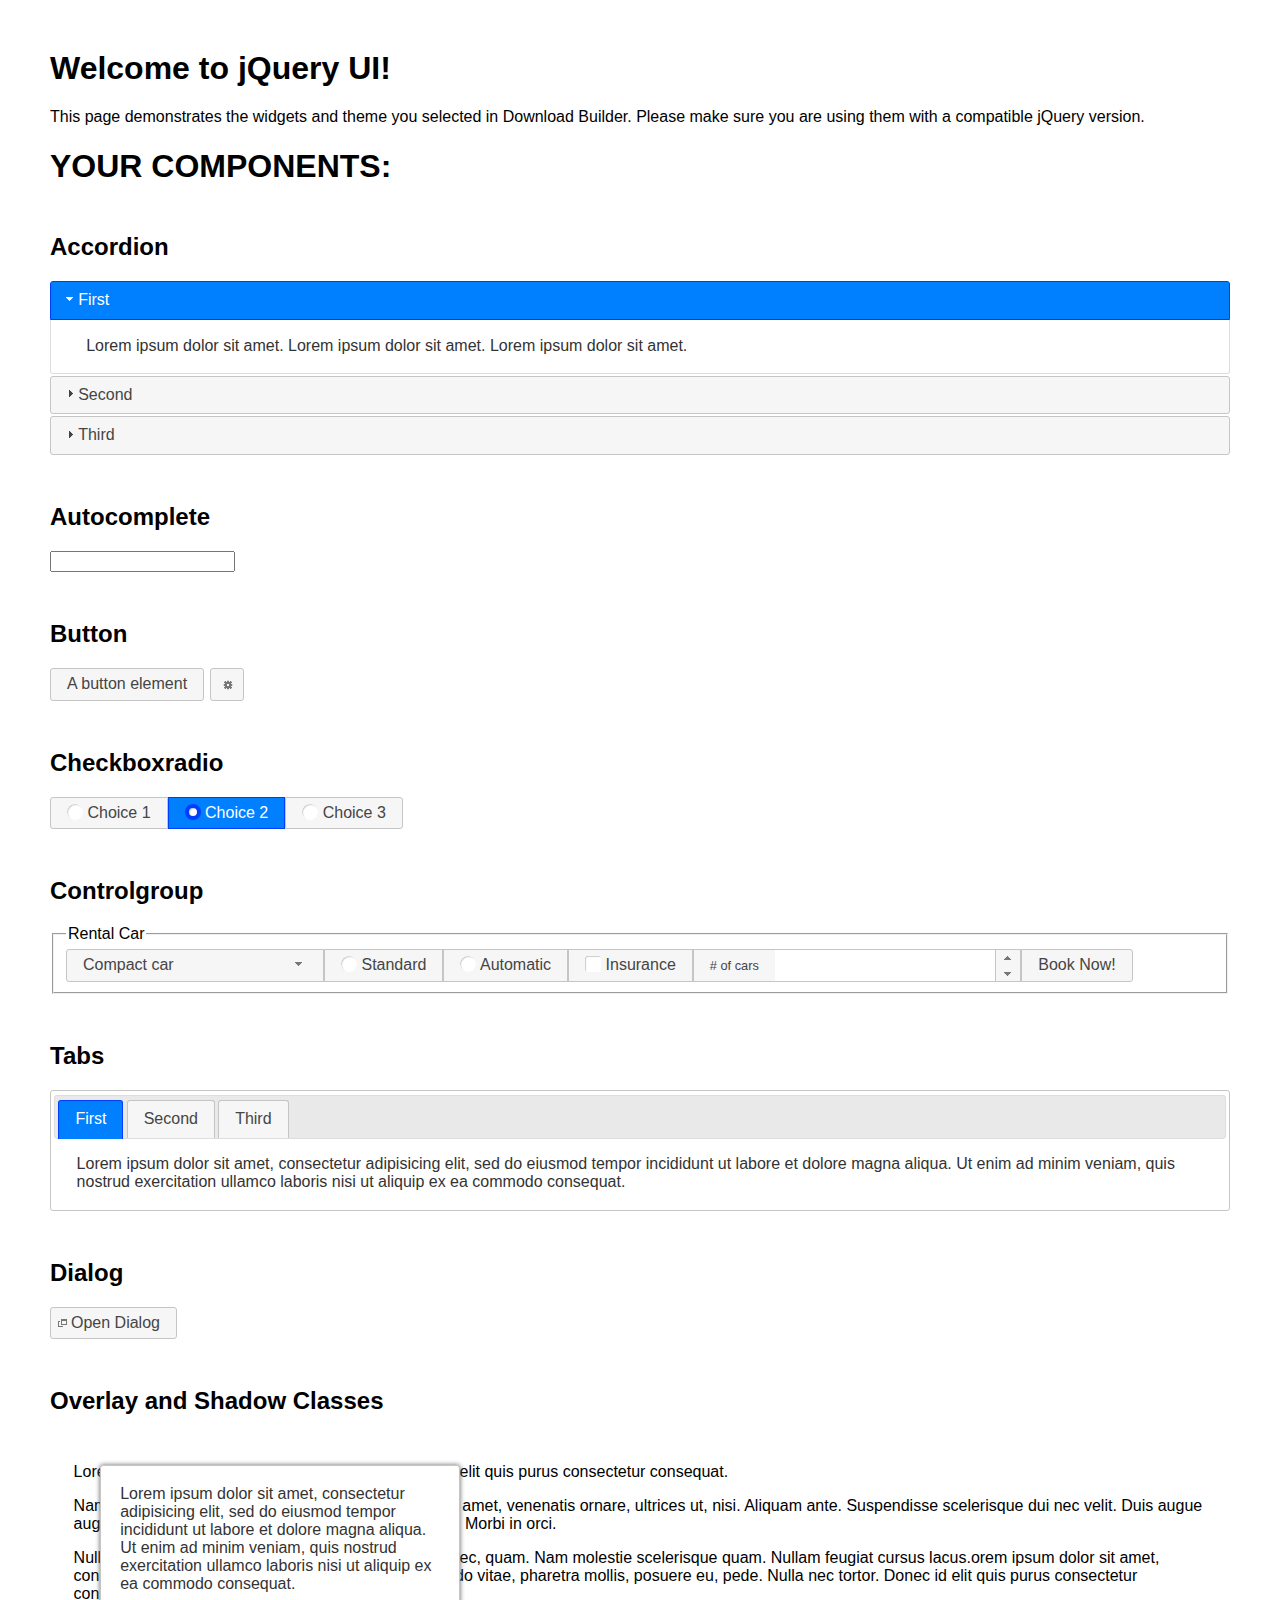
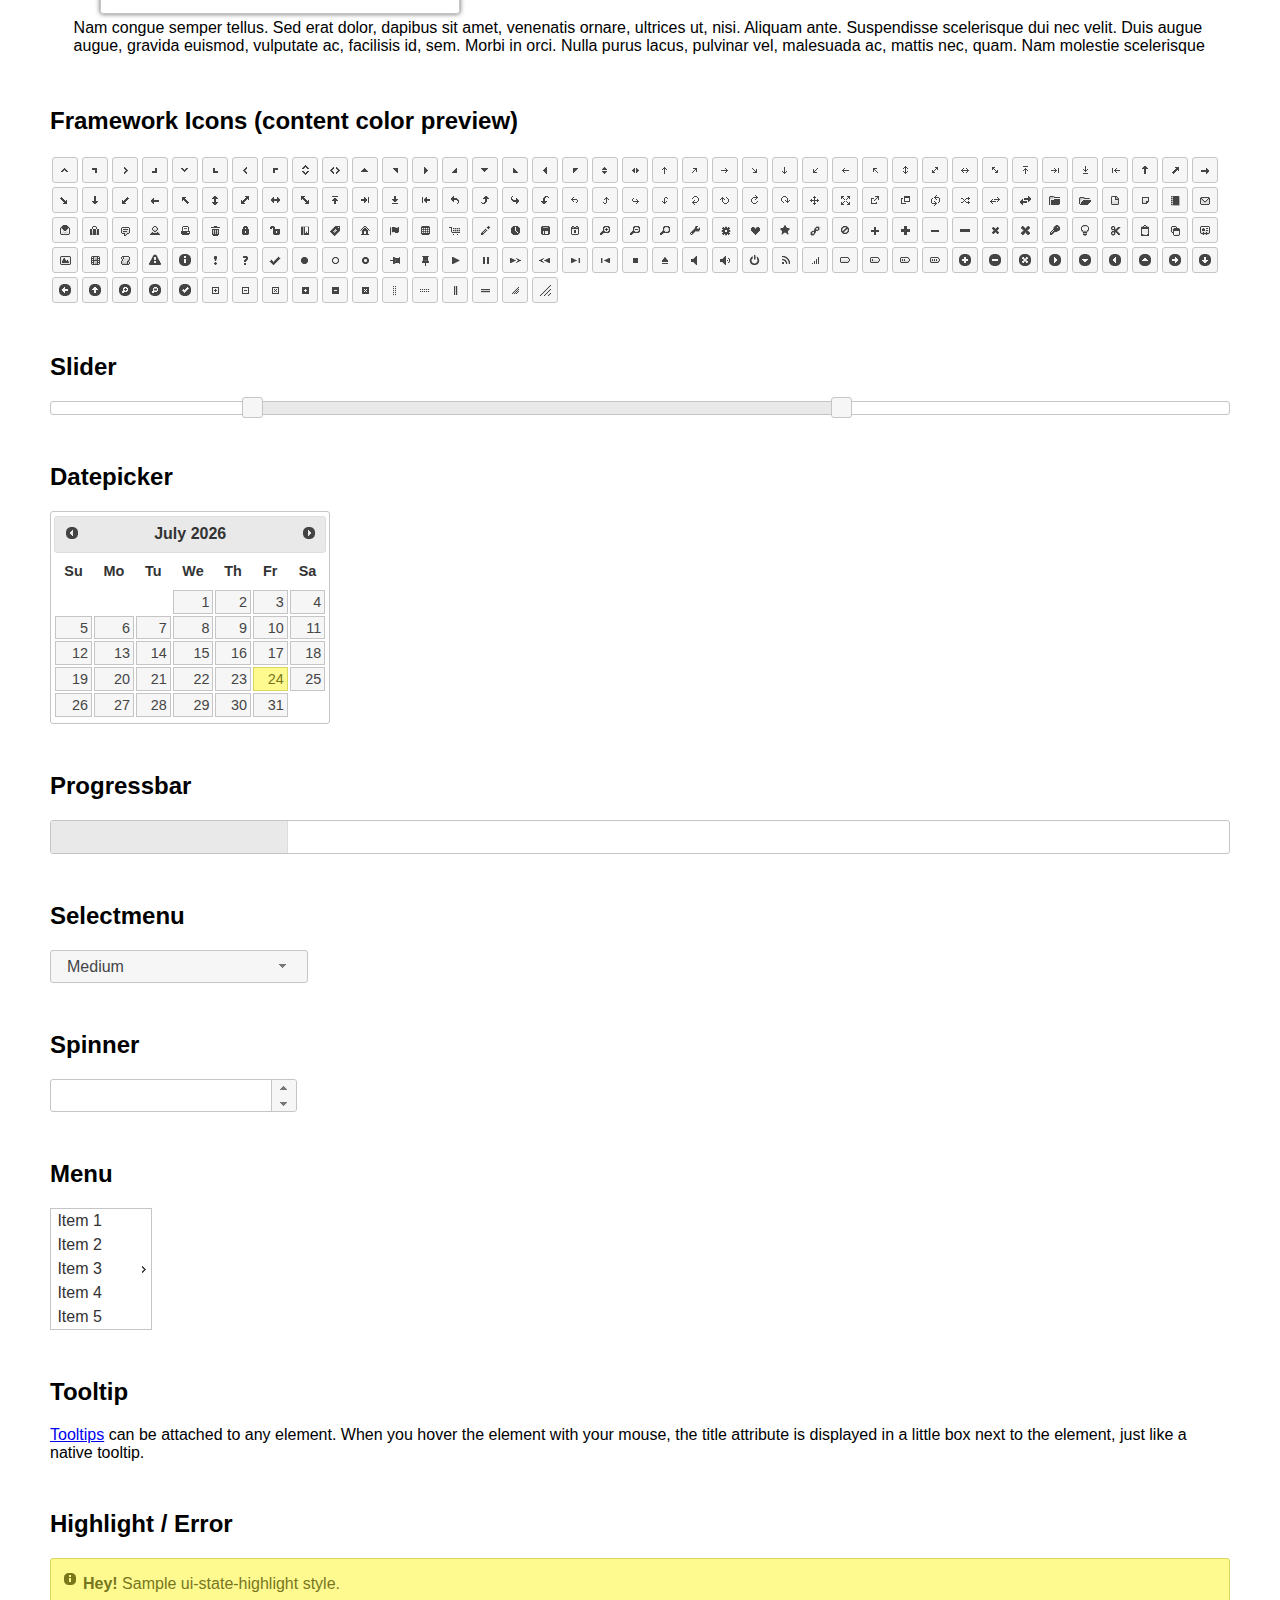
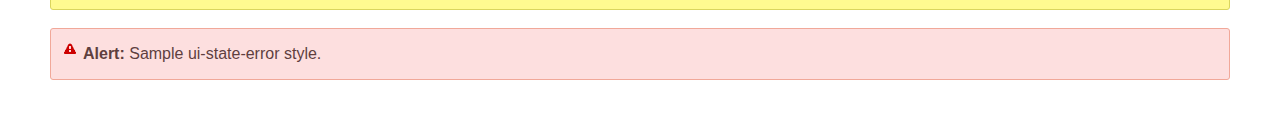
<file: public/js/jquery-ui-1.12.1/index.html>
<!doctype html>
<html lang="us">
<head>
	<meta charset="utf-8">
	<title>jQuery UI Example Page</title>
	<link href="jquery-ui.css" rel="stylesheet">
	<style>
	body{
		font-family: "Trebuchet MS", sans-serif;
		margin: 50px;
	}
	.demoHeaders {
		margin-top: 2em;
	}
	#dialog-link {
		padding: .4em 1em .4em 20px;
		text-decoration: none;
		position: relative;
	}
	#dialog-link span.ui-icon {
		margin: 0 5px 0 0;
		position: absolute;
		left: .2em;
		top: 50%;
		margin-top: -8px;
	}
	#icons {
		margin: 0;
		padding: 0;
	}
	#icons li {
		margin: 2px;
		position: relative;
		padding: 4px 0;
		cursor: pointer;
		float: left;
		list-style: none;
	}
	#icons span.ui-icon {
		float: left;
		margin: 0 4px;
	}
	.fakewindowcontain .ui-widget-overlay {
		position: absolute;
	}
	select {
		width: 200px;
	}
	</style>
</head>
<body>

<h1>Welcome to jQuery UI!</h1>

<div class="ui-widget">
	<p>This page demonstrates the widgets and theme you selected in Download Builder. Please make sure you are using them with a compatible jQuery version.</p>
</div>

<h1>YOUR COMPONENTS:</h1>


<!-- Accordion -->
<h2 class="demoHeaders">Accordion</h2>
<div id="accordion">
	<h3>First</h3>
	<div>Lorem ipsum dolor sit amet. Lorem ipsum dolor sit amet. Lorem ipsum dolor sit amet.</div>
	<h3>Second</h3>
	<div>Phasellus mattis tincidunt nibh.</div>
	<h3>Third</h3>
	<div>Nam dui erat, auctor a, dignissim quis.</div>
</div>



<!-- Autocomplete -->
<h2 class="demoHeaders">Autocomplete</h2>
<div>
	<input id="autocomplete" title="type &quot;a&quot;">
</div>



<!-- Button -->
<h2 class="demoHeaders">Button</h2>
<button id="button">A button element</button>
<button id="button-icon">An icon-only button</button>



<!-- Checkboxradio -->
<h2 class="demoHeaders">Checkboxradio</h2>
<form style="margin-top: 1em;">
	<div id="radioset">
		<input type="radio" id="radio1" name="radio"><label for="radio1">Choice 1</label>
		<input type="radio" id="radio2" name="radio" checked="checked"><label for="radio2">Choice 2</label>
		<input type="radio" id="radio3" name="radio"><label for="radio3">Choice 3</label>
	</div>
</form>



<!-- Controlgroup -->
<h2 class="demoHeaders">Controlgroup</h2>
<fieldset>
	<legend>Rental Car</legend>
	<div id="controlgroup">
		<select id="car-type">
			<option>Compact car</option>
			<option>Midsize car</option>
			<option>Full size car</option>
			<option>SUV</option>
			<option>Luxury</option>
			<option>Truck</option>
			<option>Van</option>
		</select>
		<label for="transmission-standard">Standard</label>
		<input type="radio" name="transmission" id="transmission-standard">
		<label for="transmission-automatic">Automatic</label>
		<input type="radio" name="transmission" id="transmission-automatic">
		<label for="insurance">Insurance</label>
		<input type="checkbox" name="insurance" id="insurance">
		<label for="horizontal-spinner" class="ui-controlgroup-label"># of cars</label>
		<input id="horizontal-spinner" class="ui-spinner-input">
		<button>Book Now!</button>
	</div>
</fieldset>



<!-- Tabs -->
<h2 class="demoHeaders">Tabs</h2>
<div id="tabs">
	<ul>
		<li><a href="#tabs-1">First</a></li>
		<li><a href="#tabs-2">Second</a></li>
		<li><a href="#tabs-3">Third</a></li>
	</ul>
	<div id="tabs-1">Lorem ipsum dolor sit amet, consectetur adipisicing elit, sed do eiusmod tempor incididunt ut labore et dolore magna aliqua. Ut enim ad minim veniam, quis nostrud exercitation ullamco laboris nisi ut aliquip ex ea commodo consequat.</div>
	<div id="tabs-2">Phasellus mattis tincidunt nibh. Cras orci urna, blandit id, pretium vel, aliquet ornare, felis. Maecenas scelerisque sem non nisl. Fusce sed lorem in enim dictum bibendum.</div>
	<div id="tabs-3">Nam dui erat, auctor a, dignissim quis, sollicitudin eu, felis. Pellentesque nisi urna, interdum eget, sagittis et, consequat vestibulum, lacus. Mauris porttitor ullamcorper augue.</div>
</div>



<h2 class="demoHeaders">Dialog</h2>
<p>
	<button id="dialog-link" class="ui-button ui-corner-all ui-widget">
		<span class="ui-icon ui-icon-newwin"></span>Open Dialog
	</button>
</p>

<h2 class="demoHeaders">Overlay and Shadow Classes</h2>
<div style="position: relative; width: 96%; height: 200px; padding:1% 2%; overflow:hidden;" class="fakewindowcontain">
	<p>Lorem ipsum dolor sit amet,  Nulla nec tortor. Donec id elit quis purus consectetur consequat. </p><p>Nam congue semper tellus. Sed erat dolor, dapibus sit amet, venenatis ornare, ultrices ut, nisi. Aliquam ante. Suspendisse scelerisque dui nec velit. Duis augue augue, gravida euismod, vulputate ac, facilisis id, sem. Morbi in orci. </p><p>Nulla purus lacus, pulvinar vel, malesuada ac, mattis nec, quam. Nam molestie scelerisque quam. Nullam feugiat cursus lacus.orem ipsum dolor sit amet, consectetur adipiscing elit. Donec libero risus, commodo vitae, pharetra mollis, posuere eu, pede. Nulla nec tortor. Donec id elit quis purus consectetur consequat. </p><p>Nam congue semper tellus. Sed erat dolor, dapibus sit amet, venenatis ornare, ultrices ut, nisi. Aliquam ante. Suspendisse scelerisque dui nec velit. Duis augue augue, gravida euismod, vulputate ac, facilisis id, sem. Morbi in orci. Nulla purus lacus, pulvinar vel, malesuada ac, mattis nec, quam. Nam molestie scelerisque quam. </p><p>Nullam feugiat cursus lacus.orem ipsum dolor sit amet, consectetur adipiscing elit. Donec libero risus, commodo vitae, pharetra mollis, posuere eu, pede. Nulla nec tortor. Donec id elit quis purus consectetur consequat. Nam congue semper tellus. Sed erat dolor, dapibus sit amet, venenatis ornare, ultrices ut, nisi. Aliquam ante. </p><p>Suspendisse scelerisque dui nec velit. Duis augue augue, gravida euismod, vulputate ac, facilisis id, sem. Morbi in orci. Nulla purus lacus, pulvinar vel, malesuada ac, mattis nec, quam. Nam molestie scelerisque quam. Nullam feugiat cursus lacus.orem ipsum dolor sit amet, consectetur adipiscing elit. Donec libero risus, commodo vitae, pharetra mollis, posuere eu, pede. Nulla nec tortor. Donec id elit quis purus consectetur consequat. Nam congue semper tellus. Sed erat dolor, dapibus sit amet, venenatis ornare, ultrices ut, nisi. </p>

	<!-- ui-dialog -->
	<div class="ui-widget-overlay ui-front"></div>
	<div style="position: absolute; width: 320px; left: 50px; top: 30px; padding: 1.2em" class="ui-widget ui-front ui-widget-content ui-corner-all ui-widget-shadow">
		Lorem ipsum dolor sit amet, consectetur adipisicing elit, sed do eiusmod tempor incididunt ut labore et dolore magna aliqua. Ut enim ad minim veniam, quis nostrud exercitation ullamco laboris nisi ut aliquip ex ea commodo consequat.
	</div>

</div>

<!-- ui-dialog -->
<div id="dialog" title="Dialog Title">
	<p>Lorem ipsum dolor sit amet, consectetur adipisicing elit, sed do eiusmod tempor incididunt ut labore et dolore magna aliqua. Ut enim ad minim veniam, quis nostrud exercitation ullamco laboris nisi ut aliquip ex ea commodo consequat.</p>
</div>



<h2 class="demoHeaders">Framework Icons (content color preview)</h2>
<ul id="icons" class="ui-widget ui-helper-clearfix">
	<li class="ui-state-default ui-corner-all" title=".ui-icon-caret-1-n"><span class="ui-icon ui-icon-caret-1-n"></span></li>
	<li class="ui-state-default ui-corner-all" title=".ui-icon-caret-1-ne"><span class="ui-icon ui-icon-caret-1-ne"></span></li>
	<li class="ui-state-default ui-corner-all" title=".ui-icon-caret-1-e"><span class="ui-icon ui-icon-caret-1-e"></span></li>
	<li class="ui-state-default ui-corner-all" title=".ui-icon-caret-1-se"><span class="ui-icon ui-icon-caret-1-se"></span></li>
	<li class="ui-state-default ui-corner-all" title=".ui-icon-caret-1-s"><span class="ui-icon ui-icon-caret-1-s"></span></li>
	<li class="ui-state-default ui-corner-all" title=".ui-icon-caret-1-sw"><span class="ui-icon ui-icon-caret-1-sw"></span></li>
	<li class="ui-state-default ui-corner-all" title=".ui-icon-caret-1-w"><span class="ui-icon ui-icon-caret-1-w"></span></li>
	<li class="ui-state-default ui-corner-all" title=".ui-icon-caret-1-nw"><span class="ui-icon ui-icon-caret-1-nw"></span></li>
	<li class="ui-state-default ui-corner-all" title=".ui-icon-caret-2-n-s"><span class="ui-icon ui-icon-caret-2-n-s"></span></li>
	<li class="ui-state-default ui-corner-all" title=".ui-icon-caret-2-e-w"><span class="ui-icon ui-icon-caret-2-e-w"></span></li>
	<li class="ui-state-default ui-corner-all" title=".ui-icon-triangle-1-n"><span class="ui-icon ui-icon-triangle-1-n"></span></li>
	<li class="ui-state-default ui-corner-all" title=".ui-icon-triangle-1-ne"><span class="ui-icon ui-icon-triangle-1-ne"></span></li>
	<li class="ui-state-default ui-corner-all" title=".ui-icon-triangle-1-e"><span class="ui-icon ui-icon-triangle-1-e"></span></li>
	<li class="ui-state-default ui-corner-all" title=".ui-icon-triangle-1-se"><span class="ui-icon ui-icon-triangle-1-se"></span></li>
	<li class="ui-state-default ui-corner-all" title=".ui-icon-triangle-1-s"><span class="ui-icon ui-icon-triangle-1-s"></span></li>
	<li class="ui-state-default ui-corner-all" title=".ui-icon-triangle-1-sw"><span class="ui-icon ui-icon-triangle-1-sw"></span></li>
	<li class="ui-state-default ui-corner-all" title=".ui-icon-triangle-1-w"><span class="ui-icon ui-icon-triangle-1-w"></span></li>
	<li class="ui-state-default ui-corner-all" title=".ui-icon-triangle-1-nw"><span class="ui-icon ui-icon-triangle-1-nw"></span></li>
	<li class="ui-state-default ui-corner-all" title=".ui-icon-triangle-2-n-s"><span class="ui-icon ui-icon-triangle-2-n-s"></span></li>
	<li class="ui-state-default ui-corner-all" title=".ui-icon-triangle-2-e-w"><span class="ui-icon ui-icon-triangle-2-e-w"></span></li>
	<li class="ui-state-default ui-corner-all" title=".ui-icon-arrow-1-n"><span class="ui-icon ui-icon-arrow-1-n"></span></li>
	<li class="ui-state-default ui-corner-all" title=".ui-icon-arrow-1-ne"><span class="ui-icon ui-icon-arrow-1-ne"></span></li>
	<li class="ui-state-default ui-corner-all" title=".ui-icon-arrow-1-e"><span class="ui-icon ui-icon-arrow-1-e"></span></li>
	<li class="ui-state-default ui-corner-all" title=".ui-icon-arrow-1-se"><span class="ui-icon ui-icon-arrow-1-se"></span></li>
	<li class="ui-state-default ui-corner-all" title=".ui-icon-arrow-1-s"><span class="ui-icon ui-icon-arrow-1-s"></span></li>
	<li class="ui-state-default ui-corner-all" title=".ui-icon-arrow-1-sw"><span class="ui-icon ui-icon-arrow-1-sw"></span></li>
	<li class="ui-state-default ui-corner-all" title=".ui-icon-arrow-1-w"><span class="ui-icon ui-icon-arrow-1-w"></span></li>
	<li class="ui-state-default ui-corner-all" title=".ui-icon-arrow-1-nw"><span class="ui-icon ui-icon-arrow-1-nw"></span></li>
	<li class="ui-state-default ui-corner-all" title=".ui-icon-arrow-2-n-s"><span class="ui-icon ui-icon-arrow-2-n-s"></span></li>
	<li class="ui-state-default ui-corner-all" title=".ui-icon-arrow-2-ne-sw"><span class="ui-icon ui-icon-arrow-2-ne-sw"></span></li>
	<li class="ui-state-default ui-corner-all" title=".ui-icon-arrow-2-e-w"><span class="ui-icon ui-icon-arrow-2-e-w"></span></li>
	<li class="ui-state-default ui-corner-all" title=".ui-icon-arrow-2-se-nw"><span class="ui-icon ui-icon-arrow-2-se-nw"></span></li>
	<li class="ui-state-default ui-corner-all" title=".ui-icon-arrowstop-1-n"><span class="ui-icon ui-icon-arrowstop-1-n"></span></li>
	<li class="ui-state-default ui-corner-all" title=".ui-icon-arrowstop-1-e"><span class="ui-icon ui-icon-arrowstop-1-e"></span></li>
	<li class="ui-state-default ui-corner-all" title=".ui-icon-arrowstop-1-s"><span class="ui-icon ui-icon-arrowstop-1-s"></span></li>
	<li class="ui-state-default ui-corner-all" title=".ui-icon-arrowstop-1-w"><span class="ui-icon ui-icon-arrowstop-1-w"></span></li>
	<li class="ui-state-default ui-corner-all" title=".ui-icon-arrowthick-1-n"><span class="ui-icon ui-icon-arrowthick-1-n"></span></li>
	<li class="ui-state-default ui-corner-all" title=".ui-icon-arrowthick-1-ne"><span class="ui-icon ui-icon-arrowthick-1-ne"></span></li>
	<li class="ui-state-default ui-corner-all" title=".ui-icon-arrowthick-1-e"><span class="ui-icon ui-icon-arrowthick-1-e"></span></li>
	<li class="ui-state-default ui-corner-all" title=".ui-icon-arrowthick-1-se"><span class="ui-icon ui-icon-arrowthick-1-se"></span></li>
	<li class="ui-state-default ui-corner-all" title=".ui-icon-arrowthick-1-s"><span class="ui-icon ui-icon-arrowthick-1-s"></span></li>
	<li class="ui-state-default ui-corner-all" title=".ui-icon-arrowthick-1-sw"><span class="ui-icon ui-icon-arrowthick-1-sw"></span></li>
	<li class="ui-state-default ui-corner-all" title=".ui-icon-arrowthick-1-w"><span class="ui-icon ui-icon-arrowthick-1-w"></span></li>
	<li class="ui-state-default ui-corner-all" title=".ui-icon-arrowthick-1-nw"><span class="ui-icon ui-icon-arrowthick-1-nw"></span></li>
	<li class="ui-state-default ui-corner-all" title=".ui-icon-arrowthick-2-n-s"><span class="ui-icon ui-icon-arrowthick-2-n-s"></span></li>
	<li class="ui-state-default ui-corner-all" title=".ui-icon-arrowthick-2-ne-sw"><span class="ui-icon ui-icon-arrowthick-2-ne-sw"></span></li>
	<li class="ui-state-default ui-corner-all" title=".ui-icon-arrowthick-2-e-w"><span class="ui-icon ui-icon-arrowthick-2-e-w"></span></li>
	<li class="ui-state-default ui-corner-all" title=".ui-icon-arrowthick-2-se-nw"><span class="ui-icon ui-icon-arrowthick-2-se-nw"></span></li>
	<li class="ui-state-default ui-corner-all" title=".ui-icon-arrowthickstop-1-n"><span class="ui-icon ui-icon-arrowthickstop-1-n"></span></li>
	<li class="ui-state-default ui-corner-all" title=".ui-icon-arrowthickstop-1-e"><span class="ui-icon ui-icon-arrowthickstop-1-e"></span></li>
	<li class="ui-state-default ui-corner-all" title=".ui-icon-arrowthickstop-1-s"><span class="ui-icon ui-icon-arrowthickstop-1-s"></span></li>
	<li class="ui-state-default ui-corner-all" title=".ui-icon-arrowthickstop-1-w"><span class="ui-icon ui-icon-arrowthickstop-1-w"></span></li>
	<li class="ui-state-default ui-corner-all" title=".ui-icon-arrowreturnthick-1-w"><span class="ui-icon ui-icon-arrowreturnthick-1-w"></span></li>
	<li class="ui-state-default ui-corner-all" title=".ui-icon-arrowreturnthick-1-n"><span class="ui-icon ui-icon-arrowreturnthick-1-n"></span></li>
	<li class="ui-state-default ui-corner-all" title=".ui-icon-arrowreturnthick-1-e"><span class="ui-icon ui-icon-arrowreturnthick-1-e"></span></li>
	<li class="ui-state-default ui-corner-all" title=".ui-icon-arrowreturnthick-1-s"><span class="ui-icon ui-icon-arrowreturnthick-1-s"></span></li>
	<li class="ui-state-default ui-corner-all" title=".ui-icon-arrowreturn-1-w"><span class="ui-icon ui-icon-arrowreturn-1-w"></span></li>
	<li class="ui-state-default ui-corner-all" title=".ui-icon-arrowreturn-1-n"><span class="ui-icon ui-icon-arrowreturn-1-n"></span></li>
	<li class="ui-state-default ui-corner-all" title=".ui-icon-arrowreturn-1-e"><span class="ui-icon ui-icon-arrowreturn-1-e"></span></li>
	<li class="ui-state-default ui-corner-all" title=".ui-icon-arrowreturn-1-s"><span class="ui-icon ui-icon-arrowreturn-1-s"></span></li>
	<li class="ui-state-default ui-corner-all" title=".ui-icon-arrowrefresh-1-w"><span class="ui-icon ui-icon-arrowrefresh-1-w"></span></li>
	<li class="ui-state-default ui-corner-all" title=".ui-icon-arrowrefresh-1-n"><span class="ui-icon ui-icon-arrowrefresh-1-n"></span></li>
	<li class="ui-state-default ui-corner-all" title=".ui-icon-arrowrefresh-1-e"><span class="ui-icon ui-icon-arrowrefresh-1-e"></span></li>
	<li class="ui-state-default ui-corner-all" title=".ui-icon-arrowrefresh-1-s"><span class="ui-icon ui-icon-arrowrefresh-1-s"></span></li>
	<li class="ui-state-default ui-corner-all" title=".ui-icon-arrow-4"><span class="ui-icon ui-icon-arrow-4"></span></li>
	<li class="ui-state-default ui-corner-all" title=".ui-icon-arrow-4-diag"><span class="ui-icon ui-icon-arrow-4-diag"></span></li>
	<li class="ui-state-default ui-corner-all" title=".ui-icon-extlink"><span class="ui-icon ui-icon-extlink"></span></li>
	<li class="ui-state-default ui-corner-all" title=".ui-icon-newwin"><span class="ui-icon ui-icon-newwin"></span></li>
	<li class="ui-state-default ui-corner-all" title=".ui-icon-refresh"><span class="ui-icon ui-icon-refresh"></span></li>
	<li class="ui-state-default ui-corner-all" title=".ui-icon-shuffle"><span class="ui-icon ui-icon-shuffle"></span></li>
	<li class="ui-state-default ui-corner-all" title=".ui-icon-transfer-e-w"><span class="ui-icon ui-icon-transfer-e-w"></span></li>
	<li class="ui-state-default ui-corner-all" title=".ui-icon-transferthick-e-w"><span class="ui-icon ui-icon-transferthick-e-w"></span></li>
	<li class="ui-state-default ui-corner-all" title=".ui-icon-folder-collapsed"><span class="ui-icon ui-icon-folder-collapsed"></span></li>
	<li class="ui-state-default ui-corner-all" title=".ui-icon-folder-open"><span class="ui-icon ui-icon-folder-open"></span></li>
	<li class="ui-state-default ui-corner-all" title=".ui-icon-document"><span class="ui-icon ui-icon-document"></span></li>
	<li class="ui-state-default ui-corner-all" title=".ui-icon-document-b"><span class="ui-icon ui-icon-document-b"></span></li>
	<li class="ui-state-default ui-corner-all" title=".ui-icon-note"><span class="ui-icon ui-icon-note"></span></li>
	<li class="ui-state-default ui-corner-all" title=".ui-icon-mail-closed"><span class="ui-icon ui-icon-mail-closed"></span></li>
	<li class="ui-state-default ui-corner-all" title=".ui-icon-mail-open"><span class="ui-icon ui-icon-mail-open"></span></li>
	<li class="ui-state-default ui-corner-all" title=".ui-icon-suitcase"><span class="ui-icon ui-icon-suitcase"></span></li>
	<li class="ui-state-default ui-corner-all" title=".ui-icon-comment"><span class="ui-icon ui-icon-comment"></span></li>
	<li class="ui-state-default ui-corner-all" title=".ui-icon-person"><span class="ui-icon ui-icon-person"></span></li>
	<li class="ui-state-default ui-corner-all" title=".ui-icon-print"><span class="ui-icon ui-icon-print"></span></li>
	<li class="ui-state-default ui-corner-all" title=".ui-icon-trash"><span class="ui-icon ui-icon-trash"></span></li>
	<li class="ui-state-default ui-corner-all" title=".ui-icon-locked"><span class="ui-icon ui-icon-locked"></span></li>
	<li class="ui-state-default ui-corner-all" title=".ui-icon-unlocked"><span class="ui-icon ui-icon-unlocked"></span></li>
	<li class="ui-state-default ui-corner-all" title=".ui-icon-bookmark"><span class="ui-icon ui-icon-bookmark"></span></li>
	<li class="ui-state-default ui-corner-all" title=".ui-icon-tag"><span class="ui-icon ui-icon-tag"></span></li>
	<li class="ui-state-default ui-corner-all" title=".ui-icon-home"><span class="ui-icon ui-icon-home"></span></li>
	<li class="ui-state-default ui-corner-all" title=".ui-icon-flag"><span class="ui-icon ui-icon-flag"></span></li>
	<li class="ui-state-default ui-corner-all" title=".ui-icon-calculator"><span class="ui-icon ui-icon-calculator"></span></li>
	<li class="ui-state-default ui-corner-all" title=".ui-icon-cart"><span class="ui-icon ui-icon-cart"></span></li>
	<li class="ui-state-default ui-corner-all" title=".ui-icon-pencil"><span class="ui-icon ui-icon-pencil"></span></li>
	<li class="ui-state-default ui-corner-all" title=".ui-icon-clock"><span class="ui-icon ui-icon-clock"></span></li>
	<li class="ui-state-default ui-corner-all" title=".ui-icon-disk"><span class="ui-icon ui-icon-disk"></span></li>
	<li class="ui-state-default ui-corner-all" title=".ui-icon-calendar"><span class="ui-icon ui-icon-calendar"></span></li>
	<li class="ui-state-default ui-corner-all" title=".ui-icon-zoomin"><span class="ui-icon ui-icon-zoomin"></span></li>
	<li class="ui-state-default ui-corner-all" title=".ui-icon-zoomout"><span class="ui-icon ui-icon-zoomout"></span></li>
	<li class="ui-state-default ui-corner-all" title=".ui-icon-search"><span class="ui-icon ui-icon-search"></span></li>
	<li class="ui-state-default ui-corner-all" title=".ui-icon-wrench"><span class="ui-icon ui-icon-wrench"></span></li>
	<li class="ui-state-default ui-corner-all" title=".ui-icon-gear"><span class="ui-icon ui-icon-gear"></span></li>
	<li class="ui-state-default ui-corner-all" title=".ui-icon-heart"><span class="ui-icon ui-icon-heart"></span></li>
	<li class="ui-state-default ui-corner-all" title=".ui-icon-star"><span class="ui-icon ui-icon-star"></span></li>
	<li class="ui-state-default ui-corner-all" title=".ui-icon-link"><span class="ui-icon ui-icon-link"></span></li>
	<li class="ui-state-default ui-corner-all" title=".ui-icon-cancel"><span class="ui-icon ui-icon-cancel"></span></li>
	<li class="ui-state-default ui-corner-all" title=".ui-icon-plus"><span class="ui-icon ui-icon-plus"></span></li>
	<li class="ui-state-default ui-corner-all" title=".ui-icon-plusthick"><span class="ui-icon ui-icon-plusthick"></span></li>
	<li class="ui-state-default ui-corner-all" title=".ui-icon-minus"><span class="ui-icon ui-icon-minus"></span></li>
	<li class="ui-state-default ui-corner-all" title=".ui-icon-minusthick"><span class="ui-icon ui-icon-minusthick"></span></li>
	<li class="ui-state-default ui-corner-all" title=".ui-icon-close"><span class="ui-icon ui-icon-close"></span></li>
	<li class="ui-state-default ui-corner-all" title=".ui-icon-closethick"><span class="ui-icon ui-icon-closethick"></span></li>
	<li class="ui-state-default ui-corner-all" title=".ui-icon-key"><span class="ui-icon ui-icon-key"></span></li>
	<li class="ui-state-default ui-corner-all" title=".ui-icon-lightbulb"><span class="ui-icon ui-icon-lightbulb"></span></li>
	<li class="ui-state-default ui-corner-all" title=".ui-icon-scissors"><span class="ui-icon ui-icon-scissors"></span></li>
	<li class="ui-state-default ui-corner-all" title=".ui-icon-clipboard"><span class="ui-icon ui-icon-clipboard"></span></li>
	<li class="ui-state-default ui-corner-all" title=".ui-icon-copy"><span class="ui-icon ui-icon-copy"></span></li>
	<li class="ui-state-default ui-corner-all" title=".ui-icon-contact"><span class="ui-icon ui-icon-contact"></span></li>
	<li class="ui-state-default ui-corner-all" title=".ui-icon-image"><span class="ui-icon ui-icon-image"></span></li>
	<li class="ui-state-default ui-corner-all" title=".ui-icon-video"><span class="ui-icon ui-icon-video"></span></li>
	<li class="ui-state-default ui-corner-all" title=".ui-icon-script"><span class="ui-icon ui-icon-script"></span></li>
	<li class="ui-state-default ui-corner-all" title=".ui-icon-alert"><span class="ui-icon ui-icon-alert"></span></li>
	<li class="ui-state-default ui-corner-all" title=".ui-icon-info"><span class="ui-icon ui-icon-info"></span></li>
	<li class="ui-state-default ui-corner-all" title=".ui-icon-notice"><span class="ui-icon ui-icon-notice"></span></li>
	<li class="ui-state-default ui-corner-all" title=".ui-icon-help"><span class="ui-icon ui-icon-help"></span></li>
	<li class="ui-state-default ui-corner-all" title=".ui-icon-check"><span class="ui-icon ui-icon-check"></span></li>
	<li class="ui-state-default ui-corner-all" title=".ui-icon-bullet"><span class="ui-icon ui-icon-bullet"></span></li>
	<li class="ui-state-default ui-corner-all" title=".ui-icon-radio-off"><span class="ui-icon ui-icon-radio-off"></span></li>
	<li class="ui-state-default ui-corner-all" title=".ui-icon-radio-on"><span class="ui-icon ui-icon-radio-on"></span></li>
	<li class="ui-state-default ui-corner-all" title=".ui-icon-pin-w"><span class="ui-icon ui-icon-pin-w"></span></li>
	<li class="ui-state-default ui-corner-all" title=".ui-icon-pin-s"><span class="ui-icon ui-icon-pin-s"></span></li>
	<li class="ui-state-default ui-corner-all" title=".ui-icon-play"><span class="ui-icon ui-icon-play"></span></li>
	<li class="ui-state-default ui-corner-all" title=".ui-icon-pause"><span class="ui-icon ui-icon-pause"></span></li>
	<li class="ui-state-default ui-corner-all" title=".ui-icon-seek-next"><span class="ui-icon ui-icon-seek-next"></span></li>
	<li class="ui-state-default ui-corner-all" title=".ui-icon-seek-prev"><span class="ui-icon ui-icon-seek-prev"></span></li>
	<li class="ui-state-default ui-corner-all" title=".ui-icon-seek-end"><span class="ui-icon ui-icon-seek-end"></span></li>
	<li class="ui-state-default ui-corner-all" title=".ui-icon-seek-first"><span class="ui-icon ui-icon-seek-first"></span></li>
	<li class="ui-state-default ui-corner-all" title=".ui-icon-stop"><span class="ui-icon ui-icon-stop"></span></li>
	<li class="ui-state-default ui-corner-all" title=".ui-icon-eject"><span class="ui-icon ui-icon-eject"></span></li>
	<li class="ui-state-default ui-corner-all" title=".ui-icon-volume-off"><span class="ui-icon ui-icon-volume-off"></span></li>
	<li class="ui-state-default ui-corner-all" title=".ui-icon-volume-on"><span class="ui-icon ui-icon-volume-on"></span></li>
	<li class="ui-state-default ui-corner-all" title=".ui-icon-power"><span class="ui-icon ui-icon-power"></span></li>
	<li class="ui-state-default ui-corner-all" title=".ui-icon-signal-diag"><span class="ui-icon ui-icon-signal-diag"></span></li>
	<li class="ui-state-default ui-corner-all" title=".ui-icon-signal"><span class="ui-icon ui-icon-signal"></span></li>
	<li class="ui-state-default ui-corner-all" title=".ui-icon-battery-0"><span class="ui-icon ui-icon-battery-0"></span></li>
	<li class="ui-state-default ui-corner-all" title=".ui-icon-battery-1"><span class="ui-icon ui-icon-battery-1"></span></li>
	<li class="ui-state-default ui-corner-all" title=".ui-icon-battery-2"><span class="ui-icon ui-icon-battery-2"></span></li>
	<li class="ui-state-default ui-corner-all" title=".ui-icon-battery-3"><span class="ui-icon ui-icon-battery-3"></span></li>
	<li class="ui-state-default ui-corner-all" title=".ui-icon-circle-plus"><span class="ui-icon ui-icon-circle-plus"></span></li>
	<li class="ui-state-default ui-corner-all" title=".ui-icon-circle-minus"><span class="ui-icon ui-icon-circle-minus"></span></li>
	<li class="ui-state-default ui-corner-all" title=".ui-icon-circle-close"><span class="ui-icon ui-icon-circle-close"></span></li>
	<li class="ui-state-default ui-corner-all" title=".ui-icon-circle-triangle-e"><span class="ui-icon ui-icon-circle-triangle-e"></span></li>
	<li class="ui-state-default ui-corner-all" title=".ui-icon-circle-triangle-s"><span class="ui-icon ui-icon-circle-triangle-s"></span></li>
	<li class="ui-state-default ui-corner-all" title=".ui-icon-circle-triangle-w"><span class="ui-icon ui-icon-circle-triangle-w"></span></li>
	<li class="ui-state-default ui-corner-all" title=".ui-icon-circle-triangle-n"><span class="ui-icon ui-icon-circle-triangle-n"></span></li>
	<li class="ui-state-default ui-corner-all" title=".ui-icon-circle-arrow-e"><span class="ui-icon ui-icon-circle-arrow-e"></span></li>
	<li class="ui-state-default ui-corner-all" title=".ui-icon-circle-arrow-s"><span class="ui-icon ui-icon-circle-arrow-s"></span></li>
	<li class="ui-state-default ui-corner-all" title=".ui-icon-circle-arrow-w"><span class="ui-icon ui-icon-circle-arrow-w"></span></li>
	<li class="ui-state-default ui-corner-all" title=".ui-icon-circle-arrow-n"><span class="ui-icon ui-icon-circle-arrow-n"></span></li>
	<li class="ui-state-default ui-corner-all" title=".ui-icon-circle-zoomin"><span class="ui-icon ui-icon-circle-zoomin"></span></li>
	<li class="ui-state-default ui-corner-all" title=".ui-icon-circle-zoomout"><span class="ui-icon ui-icon-circle-zoomout"></span></li>
	<li class="ui-state-default ui-corner-all" title=".ui-icon-circle-check"><span class="ui-icon ui-icon-circle-check"></span></li>
	<li class="ui-state-default ui-corner-all" title=".ui-icon-circlesmall-plus"><span class="ui-icon ui-icon-circlesmall-plus"></span></li>
	<li class="ui-state-default ui-corner-all" title=".ui-icon-circlesmall-minus"><span class="ui-icon ui-icon-circlesmall-minus"></span></li>
	<li class="ui-state-default ui-corner-all" title=".ui-icon-circlesmall-close"><span class="ui-icon ui-icon-circlesmall-close"></span></li>
	<li class="ui-state-default ui-corner-all" title=".ui-icon-squaresmall-plus"><span class="ui-icon ui-icon-squaresmall-plus"></span></li>
	<li class="ui-state-default ui-corner-all" title=".ui-icon-squaresmall-minus"><span class="ui-icon ui-icon-squaresmall-minus"></span></li>
	<li class="ui-state-default ui-corner-all" title=".ui-icon-squaresmall-close"><span class="ui-icon ui-icon-squaresmall-close"></span></li>
	<li class="ui-state-default ui-corner-all" title=".ui-icon-grip-dotted-vertical"><span class="ui-icon ui-icon-grip-dotted-vertical"></span></li>
	<li class="ui-state-default ui-corner-all" title=".ui-icon-grip-dotted-horizontal"><span class="ui-icon ui-icon-grip-dotted-horizontal"></span></li>
	<li class="ui-state-default ui-corner-all" title=".ui-icon-grip-solid-vertical"><span class="ui-icon ui-icon-grip-solid-vertical"></span></li>
	<li class="ui-state-default ui-corner-all" title=".ui-icon-grip-solid-horizontal"><span class="ui-icon ui-icon-grip-solid-horizontal"></span></li>
	<li class="ui-state-default ui-corner-all" title=".ui-icon-gripsmall-diagonal-se"><span class="ui-icon ui-icon-gripsmall-diagonal-se"></span></li>
	<li class="ui-state-default ui-corner-all" title=".ui-icon-grip-diagonal-se"><span class="ui-icon ui-icon-grip-diagonal-se"></span></li>
</ul>


<!-- Slider -->
<h2 class="demoHeaders">Slider</h2>
<div id="slider"></div>



<!-- Datepicker -->
<h2 class="demoHeaders">Datepicker</h2>
<div id="datepicker"></div>



<!-- Progressbar -->
<h2 class="demoHeaders">Progressbar</h2>
<div id="progressbar"></div>



<!-- Progressbar -->
<h2 class="demoHeaders">Selectmenu</h2>
<select id="selectmenu">
	<option>Slower</option>
	<option>Slow</option>
	<option selected="selected">Medium</option>
	<option>Fast</option>
	<option>Faster</option>
</select>



<!-- Spinner -->
<h2 class="demoHeaders">Spinner</h2>
<input id="spinner">



<!-- Menu -->
<h2 class="demoHeaders">Menu</h2>
<ul style="width:100px;" id="menu">
	<li><div>Item 1</div></li>
	<li><div>Item 2</div></li>
	<li><div>Item 3</div>
		<ul>
			<li><div>Item 3-1</div></li>
			<li><div>Item 3-2</div></li>
			<li><div>Item 3-3</div></li>
			<li><div>Item 3-4</div></li>
			<li><div>Item 3-5</div></li>
		</ul>
	</li>
	<li><div>Item 4</div></li>
	<li><div>Item 5</div></li>
</ul>



<!-- Tooltip -->
<h2 class="demoHeaders">Tooltip</h2>
<p id="tooltip">
	<a href="#" title="That&apos;s what this widget is">Tooltips</a> can be attached to any element. When you hover
the element with your mouse, the title attribute is displayed in a little box next to the element, just like a native tooltip.
</p>


<!-- Highlight / Error -->
<h2 class="demoHeaders">Highlight / Error</h2>
<div class="ui-widget">
	<div class="ui-state-highlight ui-corner-all" style="margin-top: 20px; padding: 0 .7em;">
		<p><span class="ui-icon ui-icon-info" style="float: left; margin-right: .3em;"></span>
		<strong>Hey!</strong> Sample ui-state-highlight style.</p>
	</div>
</div>
<br>
<div class="ui-widget">
	<div class="ui-state-error ui-corner-all" style="padding: 0 .7em;">
		<p><span class="ui-icon ui-icon-alert" style="float: left; margin-right: .3em;"></span>
		<strong>Alert:</strong> Sample ui-state-error style.</p>
	</div>
</div>

<script src="external/jquery/jquery.js"></script>
<script src="jquery-ui.js"></script>
<script>

$( "#accordion" ).accordion();



var availableTags = [
	"ActionScript",
	"AppleScript",
	"Asp",
	"BASIC",
	"C",
	"C++",
	"Clojure",
	"COBOL",
	"ColdFusion",
	"Erlang",
	"Fortran",
	"Groovy",
	"Haskell",
	"Java",
	"JavaScript",
	"Lisp",
	"Perl",
	"PHP",
	"Python",
	"Ruby",
	"Scala",
	"Scheme"
];
$( "#autocomplete" ).autocomplete({
	source: availableTags
});



$( "#button" ).button();
$( "#button-icon" ).button({
	icon: "ui-icon-gear",
	showLabel: false
});



$( "#radioset" ).buttonset();



$( "#controlgroup" ).controlgroup();



$( "#tabs" ).tabs();



$( "#dialog" ).dialog({
	autoOpen: false,
	width: 400,
	buttons: [
		{
			text: "Ok",
			click: function() {
				$( this ).dialog( "close" );
			}
		},
		{
			text: "Cancel",
			click: function() {
				$( this ).dialog( "close" );
			}
		}
	]
});

// Link to open the dialog
$( "#dialog-link" ).click(function( event ) {
	$( "#dialog" ).dialog( "open" );
	event.preventDefault();
});



$( "#datepicker" ).datepicker({
	inline: true
});



$( "#slider" ).slider({
	range: true,
	values: [ 17, 67 ]
});



$( "#progressbar" ).progressbar({
	value: 20
});



$( "#spinner" ).spinner();



$( "#menu" ).menu();



$( "#tooltip" ).tooltip();



$( "#selectmenu" ).selectmenu();


// Hover states on the static widgets
$( "#dialog-link, #icons li" ).hover(
	function() {
		$( this ).addClass( "ui-state-hover" );
	},
	function() {
		$( this ).removeClass( "ui-state-hover" );
	}
);
</script>
</body>
</html>
</file>
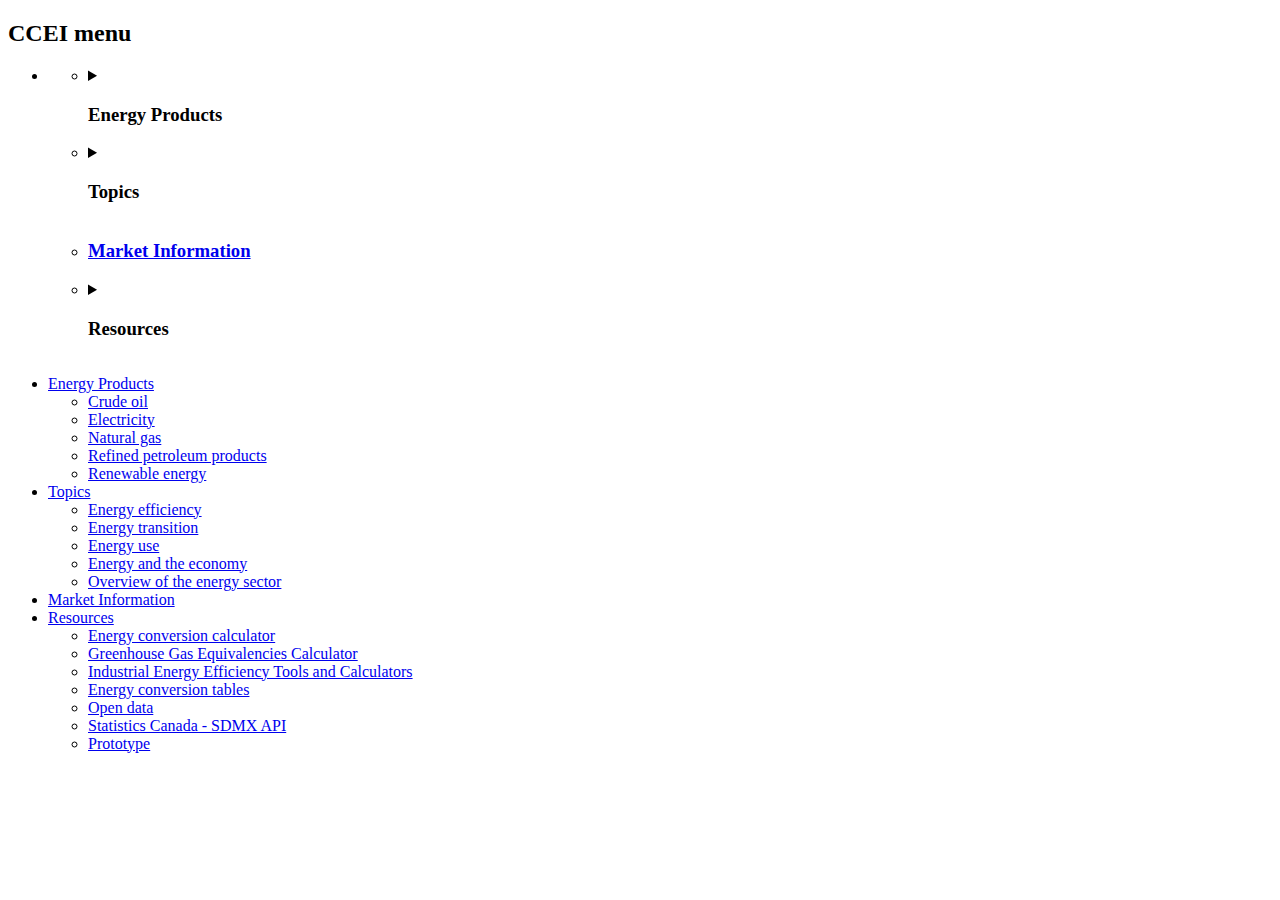
<file: public/ajax/CCEI-menu.html>
<!DOCTYPE html>
<html lang="en">
<div class="pnl-strt nvbar height-100">
  <h2>CCEI menu</h2>
  <ul class="list-inline menu height-100 visible-xs ccei-mobile-menu" role="menubar" aria-label="CCEI menu">
    <li role="none">
      <a role="menuitem" href="#" class="item">
        <i class="mdi mdi-menu menu-icon"></i>
      </a>
      <ul class="sm list-unstyled" role="menu">
        <li>
          <details>
            <summary>
              <h3 class="mt-0 mb-1">Energy Products
              </h3>
            </summary>
            <ul role="menu" aria-label="Energy products menu">
              <li>
                <a role="menuitem" href="../CCEI/subject-en.html">Crude oil</a>
              </li>
              <li>
                <a role="menuitem" href="../CCEI/subject-en.html">Electricity</a>
              </li>
              <li>
                <a role="menuitem" href="../CCEI/subject-en.html">Natural gas</a>
              </li>
              <li>
                <a role="menuitem" href="../CCEI/subject-en.html">Refined petroleum products</a>
              </li>
              <li>
                <a role="menuitem" href="../CCEI/subject-en.html">Renewable energy</a>
              </li>
            </ul>
          </details>
        </li>
        <li>
          <details>
            <summary>
              <h3 class="mt-2 mb-1">Topics</h3>
            </summary>
            <ul role="menu" aria-label="Topics menu">
              <li>
                <a role="menuitem" href="../CCEI/subject-en.html">Energy efficiency</a>
              </li>
              <li>
                <a role="menuitem" href="../CCEI/subject-en.html">Energy transition</a>
              </li>
              <li>
                <a role="menuitem" href="../CCEI/subject-en.html">Energy use</a>
              </li>
              <li>
                <a role="menuitem" href="../CCEI/subject-en.html">Energy and the economy</a>
              </li>
              <li>
                <a role="menuitem" href="../CCEI/subject-en.html">Overview of the energy sector</a>
              </li>
            </ul>
          </details>
        </li>
        <li>
          <a role="menuitem" href="../CCEI/market-en.html">
            <h3 class="mt-0 mb-0">Market Information</h3>
          </a>
        </li>
        <li>
          <details>
            <summary>
              <h3 class="mt-2 mb-1">Resources</h3>
            </summary>
            <ul role="menu">
              <li>
                <a role="menuitem" href="https://apps.cer-rec.gc.ca/Conversion/calculator-calculatrice.aspx?GoCTemplateCulture=en-CA">Energy conversion calculator</a>
              </li>
              <li>
                <a role="menuitem" href="http://oee.nrcan.gc.ca/corporate/statistics/neud/dpa/calculator/ghg-calculator.cfm">Greenhouse Gas Equivalencies Calculator</a>
              </li>
              <li>
                <a role="menuitem" href="https://www.nrcan.gc.ca/energy/efficiency/industry/technical-info/tools/5423">Industrial Energy Efficiency Tools and Calculators
                </a>
              </li>
              <li>
                <a role="menuitem" href="https://apps.cer-rec.gc.ca/Conversion/conversion-tables.aspx?GoCTemplateCulture=en-CA">Energy conversion tables</a>
              </li>
              <li>
                <a role="menuitem" href="https://open.canada.ca/en/open-data">Open data</a>
              </li>
              <li>
                <a role="menuitem" href="#">Statistics Canada - SDMX API</a>
              </li>
              <li>
                <a role="menuitem" href="#">Prototype</a>
              </li>
            </ul>
          </details>
        </li>
      </ul>
    </li>
  </ul>
  <ul class="list-inline menu height-100 visible-sm visible-md visible-lg" role="menubar" aria-label="CCEI menu">
    <li role="none">
      <a role="menuitem" href="#" class="item">Energy Products</a>
      <ul class="sm list-unstyled" role="menu">
        <li>
          <a role="menuitem" href="../CCEI/subject-en.html">Crude oil</a>
        </li>
        <li>
          <a role="menuitem" href="../CCEI/subject-en.html">Electricity</a>
        </li>
        <li>
          <a role="menuitem" href="../CCEI/subject-en.html">Natural gas</a>
        </li>
        <li>
          <a role="menuitem" href="../CCEI/subject-en.html">Refined petroleum products</a>
        </li>
        <li>
          <a role="menuitem" href="../CCEI/subject-en.html">Renewable energy</a>
        </li>
      </ul>
    </li>
    <li role="none">
      <a role="menuitem" href="#" class="item">Topics</a>
      <ul class="sm list-unstyled" role="menu">
        <li>
          <a role="menuitem" href="../CCEI/subject-en.html">Energy efficiency</a>
        </li>
        <li>
          <a role="menuitem" href="../CCEI/subject-en.html">Energy transition</a>
        </li>
        <li>
          <a role="menuitem" href="../CCEI/subject-en.html">Energy use</a>
        </li>
        <li>
          <a role="menuitem" href="../CCEI/subject-en.html">Energy and the economy</a>
        </li>
        <li>
          <a role="menuitem" href="../CCEI/subject-en.html">Overview of the energy sector</a>
        </li>
      </ul>
    </li>
    <li role="none">
      <a role="menuitem" href="../CCEI/market-en.html" class="item">Market Information</a>
    </li>
    <li role="none">
      <a role="menuitem" href="#" class="item">Resources</a>
      <ul class="sm list-unstyled" role="menu">
        <li>
          <a role="menuitem" href="https://apps.cer-rec.gc.ca/Conversion/calculator-calculatrice.aspx?GoCTemplateCulture=en-CA">Energy conversion calculator</a>
        </li>
        <li>
          <a role="menuitem" href="http://oee.nrcan.gc.ca/corporate/statistics/neud/dpa/calculator/ghg-calculator.cfm">Greenhouse Gas Equivalencies Calculator</a>
        </li>
        <li>
          <a role="menuitem" href="https://www.nrcan.gc.ca/energy/efficiency/industry/technical-info/tools/5423">Industrial Energy Efficiency Tools and Calculators
          </a>
        </li>
        <li>
          <a role="menuitem" href="https://apps.cer-rec.gc.ca/Conversion/conversion-tables.aspx?GoCTemplateCulture=en-CA">Energy conversion tables</a>
        </li>
        <li>
          <a role="menuitem" href="https://open.canada.ca/en/open-data">Open data</a>
        </li>
        <li>
          <a role="menuitem" href="#">Statistics Canada - SDMX API</a>
        </li>
        <li>
          <a role="menuitem" href="#">Prototype</a>
        </li>
      </ul>
    </li>
  </ul>
</div>

</html>
</file>
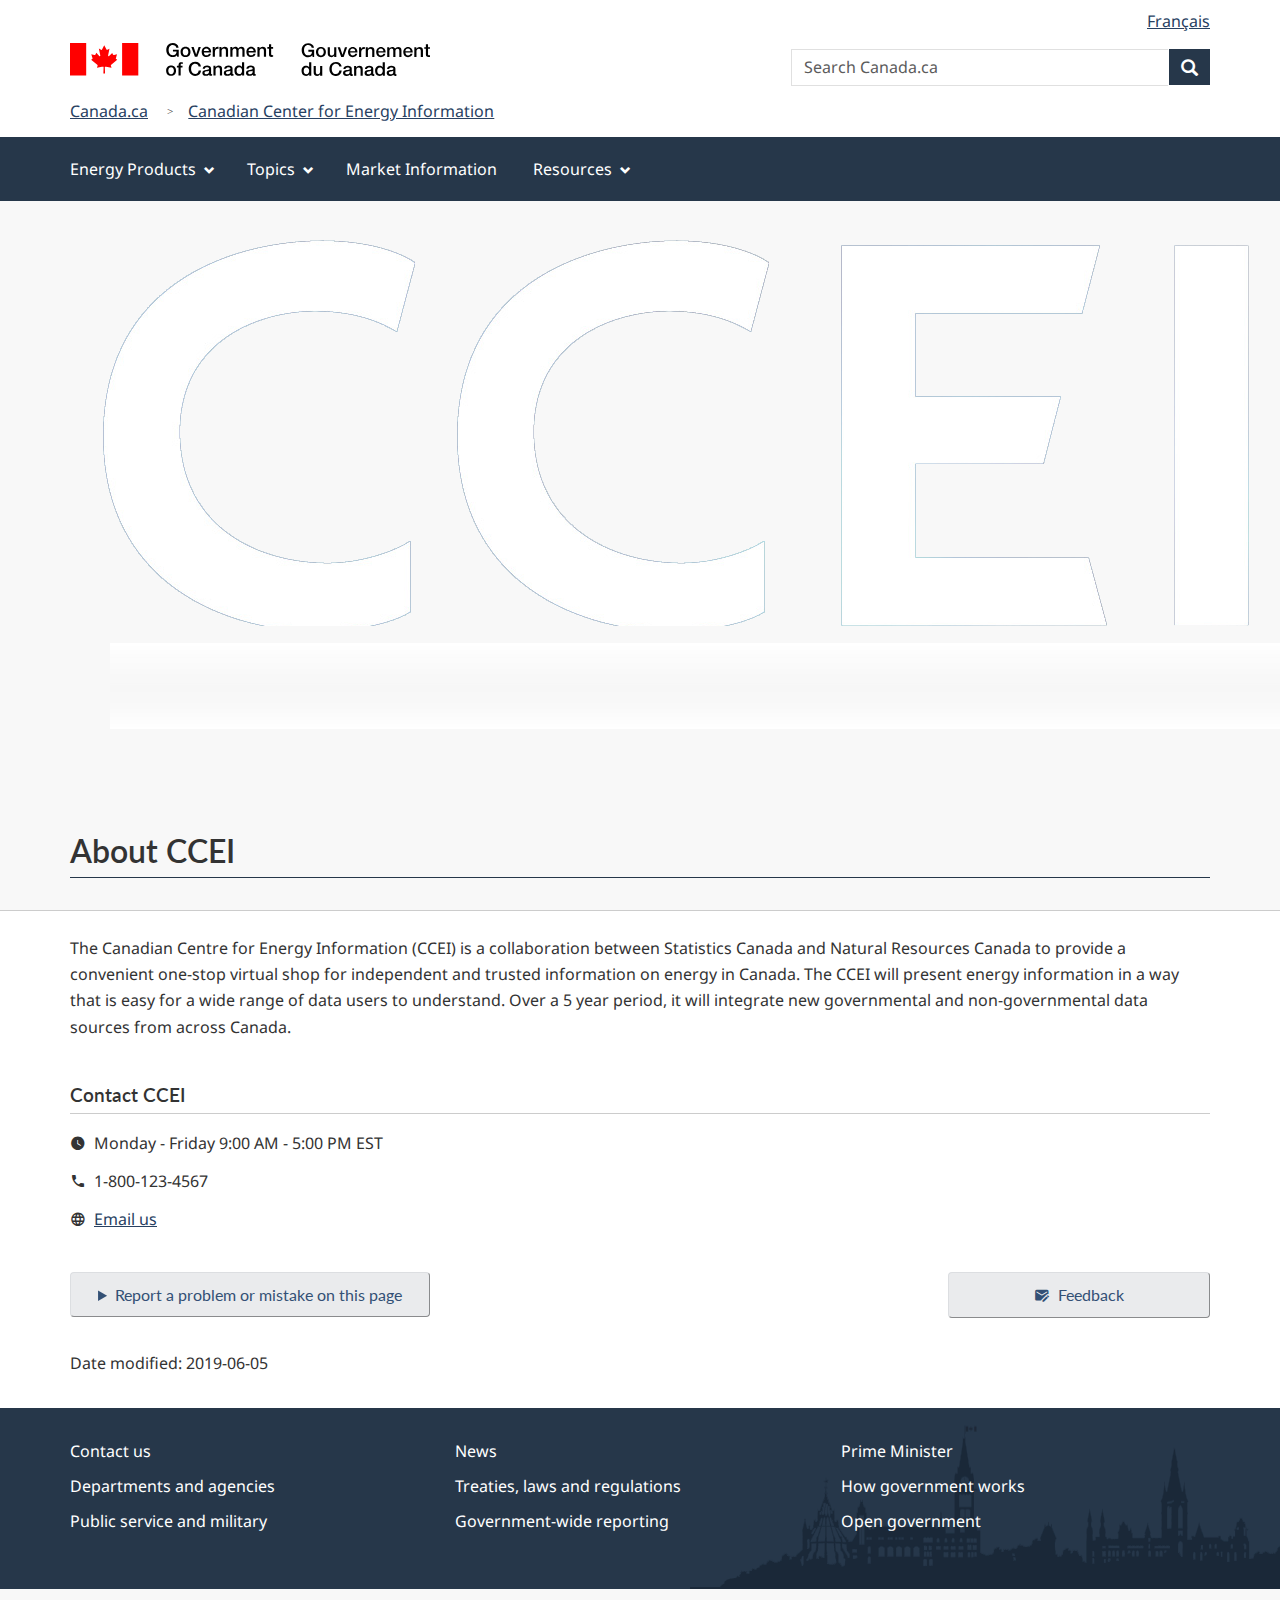
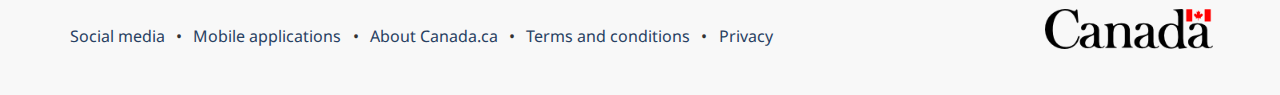
<file: public/CCEI/about-en.html>
<!DOCTYPE html>
<!--[if lt IE 9]><html class="no-js lt-ie9" lang="en" dir="ltr"><![endif]-->
<!--[if gt IE 8]><!-->
<html class="no-js" lang="en" dir="ltr">
<!--<![endif]-->

<head>
  <meta charset="utf-8">
  <!-- Web Experience Toolkit (WET) / Boîte à outils de l'expérience Web (BOEW)
		wet-boew.github.io/wet-boew/License-en.html / wet-boew.github.io/wet-boew/Licence-fr.html -->
  <title>About CCEI - Canadian Center for Energy Information - Canada.ca
  </title>
  <meta content="width=device-width,initial-scale=1" name="viewport">
  <meta name="description"
    content="Web Experience Toolkit (WET) includes reusable components for building and maintaining innovative Web sites that are accessible, usable, and interoperable. These reusable components are open source software and free for use by departments and external Web communities">
  <!--[if gte IE 9 | !IE ]><!-->
  <link href="../assets/favicon.ico" rel="icon" type="image/x-icon">
  <link rel="stylesheet" href="https://use.fontawesome.com/releases/v5.8.1/css/all.css"
    integrity="sha384-50oBUHEmvpQ+1lW4y57PTFmhCaXp0ML5d60M1M7uH2+nqUivzIebhndOJK28anvf" crossorigin="anonymous">
  <link rel="stylesheet" href="../css/theme.min.css">
  <link rel="stylesheet" href="../css/material-design-icons/css/materialdesignicons.min.css">
  <!--<![endif]-->
  <!--[if lt IE 9]>
		<link href="../assets/favicon.ico" rel="shortcut icon" />
		
		<link rel="stylesheet" href="../css/ie8-theme.min.css" />
		<script src="https://ajax.googleapis.com/ajax/libs/jquery/1.12.4/jquery.js"></script>
		<script src="../js/ie8-wet-boew.min.js"></script>
		<![endif]-->
  <!--[if lte IE 9]>
  <![endif]-->
  <link rel="stylesheet" href="../css/CCEI/utils.css">
  <link rel="stylesheet" href="../css/CCEI/global.css">
  <noscript>
    <link rel="stylesheet" href="../css/noscript.min.css" /></noscript>
</head>

<body class="page-type-nav" vocab="http://schema.org/" typeof="WebPage">
  <nav>
    <ul id="wb-tphp">
      <li class="wb-slc">
        <a class="wb-sl" href="#wb-cont">Skip to main content</a>
      </li>
      <li class="wb-slc">
        <a class="wb-sl" href="#wb-info">Skip to "About government"</a>
      </li>
    </ul>
  </nav>
  <header>
    <div id="wb-bnr" class="container">
      <section id="wb-lng" class="text-right">
        <h2 class="wb-inv">Language selection</h2>
        <ul class="list-inline mb-0">
          <li><a lang="fr" hreflang="fr" href="home-fr.html">Français</a></li>
        </ul>
      </section>
      <div class="row">
        <div class="brand col-xs-5 col-md-4" property="publisher" typeof="GovernmentOrganization">
          <a href="https://www.canada.ca/en.html" property="url"><img src="../assets/sig-blk-en.svg" alt=""
              property="logo"><span class="wb-inv" property="name"> Government of Canada / <span lang="fr">Gouvernement
                du Canada</span></span></a>
          <meta property="areaServed" typeof="Country" content="Canada">
          <link property="logo" href="../assets/wmms-blk.svg">
        </div>
        <section id="wb-srch" class="col-lg-8 text-right">
          <h2>Search</h2>
          <form action="#" method="post" name="cse-search-box" role="search" class="form-inline">
            <div class="form-group">
              <label for="wb-srch-q" class="wb-inv">Search Canada.ca</label>
              <input id="wb-srch-q" list="wb-srch-q-ac" class="wb-srch-q form-control" name="q" type="search" value=""
                size="34" maxlength="170" placeholder="Search Canada.ca">
              <datalist id="wb-srch-q-ac">
              </datalist>
            </div>
            <div class="form-group submit">
              <button type="submit" id="wb-srch-sub" class="btn btn-primary btn-small" name="wb-srch-sub"><span
                  class="glyphicon-search glyphicon"></span><span class="wb-inv">Search</span></button>
            </div>
          </form>
        </section>
      </div>
    </div>
    <!-- <nav class="gcweb-menu" typeof="SiteNavigationElement">
      <div class="container">
        <h2 class="wb-inv">Menu</h2>
        <button type="button" aria-haspopup="true" aria-expanded="false"><span class="wb-inv">Main </span>Menu <span
            class="expicon glyphicon glyphicon-chevron-down"></span></button>
        <ul role="menu" aria-orientation="vertical" data-ajax-replace="../ajax/sitemenu-v5-en.html">
          <li role="presentation"><a role="menuitem" href="https://www.canada.ca/en/services/jobs.html">Jobs and the
              workplace</a></li>
          <li role="presentation"><a role="menuitem"
              href="https://www.canada.ca/en/services/immigration-citizenship.html">Immigration and citizenship</a></li>
          <li role="presentation"><a role="menuitem" href="https://travel.gc.ca/">Travel and tourism</a></li>
          <li role="presentation"><a role="menuitem" href="https://www.canada.ca/en/services/business.html">Business and
              industry</a></li>
          <li role="presentation"><a role="menuitem" href="https://www.canada.ca/en/services/benefits.html">Benefits</a>
          </li>
          <li role="presentation"><a role="menuitem" href="https://www.canada.ca/en/services/health.html">Health</a>
          </li>
          <li role="presentation"><a role="menuitem" href="https://www.canada.ca/en/services/taxes.html">Taxes</a></li>
          <li role="presentation"><a role="menuitem"
              href="https://www.canada.ca/en/services/environment.html">Environment and natural resources</a></li>
          <li role="presentation"><a role="menuitem" href="https://www.canada.ca/en/services/defence.html">National
              security and defence</a></li>
          <li role="presentation"><a role="menuitem" href="https://www.canada.ca/en/services/culture.html">Culture,
              history and sport</a></li>
          <li role="presentation"><a role="menuitem" href="https://www.canada.ca/en/services/policing.html">Policing,
              justice and emergencies</a></li>
          <li role="presentation"><a role="menuitem" href="https://www.canada.ca/en/services/transport.html">Transport
              and infrastructure</a></li>
          <li role="presentation"><a role="menuitem"
              href="https://international.gc.ca/world-monde/index.aspx?lang=eng">Canada and the world</a></li>
          <li role="presentation"><a role="menuitem" href="https://www.canada.ca/en/services/finance.html">Money and
              finances</a></li>
          <li role="presentation"><a role="menuitem" href="https://www.canada.ca/en/services/science.html">Science and
              innovation</a></li>
        </ul>
      </div>
    </nav> -->
    <nav id="wb-bc" property="breadcrumb">
      <h2 class="wb-inv">You are here:</h2>
      <div class="container">
        <ol class="breadcrumb pl-0">
          <li><a href='https://www.canada.ca/en.html'>Canada.ca</a></li>
          <li><a href="home-en.html">Canadian Center for Energy Information</a></li>
        </ol>
      </div>
    </nav>
    <div id="wb-bar">
      <div class="container">
        <section class="wb-mb-links col-xs-12" id="wb-glb-mn" hidden>
          <h2>Search and menus</h2>
          <ul class="pnl-btn list-inline text-right">
            <li>
              <a href="#mb-pnl" title="Search and menus" aria-controls="mb-pnl"
                class="overlay-lnk btn btn-sm btn-default" role="button"><span class="glyphicon glyphicon-search"><span
                    class="glyphicon glyphicon-th-list"><span class="wb-inv">Search and menus</span></span></span></a>
            </li>
          </ul>
          <div id="mb-pnl"></div>
        </section>
      </div>
    </div>
    <div id="header">
      <div class="container">
        <nav role="navigation" id="wb-sm" data-ajax-fetch="../ajax/CCEI-menu.html" data-trgt="mb-pnl"
          class="wb-menu height-100" typeof="SiteNavigationElement">
          <div class="nvbar">
            <h2>Topics menu</h2>
            <ul class="list-inline menu">
              <li><a href="#">Subjects</a></li>
              <li><a href="#">Market Information</a></li>
              <li><a href="#">Tools</a></li>
            </ul>
          </div>
        </nav>
        <div id="header-srch">
          <button>
            <i class="fas fa-search"></i>
            <span class="wb-inv">Open search field</span>
          </button>
        </div>
      </div>
    </div>
    <div id="subheader">
      <div class="container">        
        <a href="home-en.html"><img class="ccei-logo" src="../assets/CCEI/CCEI-EN-SMALL.png"
          alt="Canadian Center for Energy Information" /></a>
      </div>
    </div>
  </header>
  <main property="mainContentOfPage" typeof="WebPageElement">
    <div id="srch-bar" class="py-4 bg-grey" hidden>
      <div class="container">
        <form action="../CCEI/search-en.html" name="ccei-search" role="search">
          <label for="search" class="wb-inv">Search</label>
          <div class="input-group">
            <input id="search" type="text" class="form-control" placeholder="Search CCEI..." />
            <span class="input-group-btn">
              <button id="search-sub" class="btn btn-primary" type="submit"><i class="fas fa-search"><span
                    class="wb-inv">Search</span></i></button>
            </span>
          </div>
        </form>
      </div>
    </div>
    <div class="py-4 bg-grey brdr-b-grey">
      <div class="container">
        <div class="display-flex flex-wrap flex-justify-spc-btwn flex-align-center">
          <h1 id="wb-cont" class="my-0 pb-0 brdr-none">About CCEI</h1>
        </div>
        <hr class="hr-blue mt-1 mb-0">
      </div>
    </div>
    <div class="container mt-3">
      <p>The Canadian Centre for Energy Information (CCEI) is a collaboration between Statistics Canada and Natural Resources Canada to
        provide a convenient one-stop virtual shop for independent and trusted information on energy in Canada. The CCEI will present energy
        information in a way that is easy for a wide range of data users to understand. Over a 5 year period, it will integrate new governmental and
        non-governmental data sources from across Canada.</p>
    </div>
    <section>
      <div class="container">
        <h2 class="mb-0 h3">Contact CCEI</h2>
        <hr class="mt-1 mb-2" />
        <p><i class="mdi mdi-clock pr-1"></i>Monday - Friday&nbsp;9:00&nbsp;AM - 5:00&nbsp;PM&nbsp;EST</p>
        <p><i class="mdi mdi-phone pr-1"></i>1-800-123-4567</p>
        <i class="mdi mdi-web pr-1"></i><a href="#">Email us</a>
      </div>
    </section>
    <div class="container">
      <div class="pagedetails">
        <div class="row">
          <div class="col-sm-6 col-md-5 col-lg-4">
            <details class="brdr-0">
              <summary class="btn btn-default text-center">Report a problem or mistake on this page</summary>
              <div class="well row">
                <div class="gc-rprt-prblm">
                  <div class="gc-rprt-prblm-frm gc-rprt-prblm-tggl" id="wb-auto-5">
                    <form action="#">
                      <fieldset>
                        <legend><span class="field-name">Please select all that apply: </span></legend>
                        <div class="checkbox">
                          <label for="problem1"><input type="checkbox" data-reveal="#broken" name="problem"
                              value="Something is broken" id="problem1">Something is broken</label>
                        </div>
                        <div class="form-group hide" id="broken">
                          <label for="problem1-detail">Provide more details (optional):</label>
                          <input type="text" class="form-control full-width" id="problem1-detail">
                        </div>
                        <div class="checkbox">
                          <label for="problem2"><input type="checkbox" data-reveal="#spelling" name="problem"
                              value="It has spelling or grammar mistakes" id="problem2">The page has spelling or grammar
                            mistakes</label>
                        </div>
                        <div class="form-group hide" id="spelling">
                          <label for="problem2-detail">Provide more details (optional):</label>
                          <input type="text" class="form-control full-width" id="problem2-detail">
                        </div>
                        <div class="checkbox">
                          <label for="problem3"><input type="checkbox" data-reveal="#wrong" name="problem"
                              value="The information is wrong" id="problem3">The information is wrong</label>
                        </div>
                        <div class="form-group hide" id="wrong">
                          <label for="problem3-detail">Provide more details (optional):</label>
                          <input type="text" class="form-control full-width" id="problem3-detail">
                        </div>
                        <div class="checkbox">
                          <label for="problem4"><input type="checkbox" data-reveal="#outdated" name="problem"
                              value="The information is outdated" id="problem4">The information is outdated</label>
                        </div>
                        <div class="form-group hide" id="outdated">
                          <label for="problem4-detail">Provide more details (optional):</label>
                          <input type="text" class="form-control full-width" id="problem4-detail">
                        </div>
                        <div class="checkbox">
                          <label for="problem5"><input type="checkbox" data-reveal="#find" name="problem"
                              value="I can’t find what I’m looking for" id="problem5">I can’t find what I’m looking
                            for</label>
                        </div>
                        <div class="form-group hide" id="find">
                          <label for="problem5-detail">Describe what you’re looking for (optional):</label>
                          <input type="text" class="form-control full-width" id="problem5-detail">
                        </div>
                        <div class="checkbox">
                          <label for="problem6"><input type="checkbox" data-reveal="#confusing" name="problem"
                              value="It’s confusing" id="problem6">Other</label>
                        </div>
                        <div class="form-group hide" id="confusing">
                          <label for="problem6-detail">Provide more details (optional):</label>
                          <input type="text" class="form-control full-width" id="problem6-detail">
                        </div>
                      </fieldset>
                      <button type="submit" class="btn btn-primary wb-toggle wb-init wb-toggle-inited"
                        data-toggle="{&quot;stateOff&quot;: &quot;hide&quot;, &quot;stateOn&quot;: &quot;show&quot;, &quot;selector&quot;: &quot;.gc-rprt-prblm-tggl&quot;}"
                        aria-controls="wb-auto-5 wb-auto-6">Submit</button>
                    </form>
                  </div>
                  <div class="gc-rprt-prblm-thnk gc-rprt-prblm-tggl hide" id="wb-auto-6">
                    <h3>Thank you for your help!</h3>
                    <p>You will not receive a reply. For enquiries, please <a
                        href="https://www.canada.ca/en/contact.html">contact us</a>.</p>
                  </div>
                </div>
              </div>
            </details>
          </div>
          <div
            class="wb-share col-sm-4 col-md-3 col-sm-offset-2 col-md-offset-4 col-lg-offset-5 wb-init wb-share-inited"
            id="wb-auto-7">
            <a href="mailto:" class="shr-opn btn btn-default btn-block" id="wb-auto-8"><i
                class="mdi mdi-email-edit pr-1"></i>Feedback</a>
          </div>
        </div>
        <dl id="wb-dtmd">
          <dt>Date modified: </dt>
          <dd><time property="dateModified">
              2019-06-05</time></dd>
        </dl>
      </div>
    </div>
  </main>
  <footer id="wb-info">
    <div class="landscape">
      <nav class="container wb-navcurr">
        <h2 class="wb-inv">About government</h2>
        <ul class="list-unstyled colcount-sm-2 colcount-md-3">
          <li><a href="https://www.canada.ca/en/contact.html">Contact us</a></li>
          <li><a href="https://www.canada.ca/en/government/dept.html">Departments and agencies</a></li>
          <li><a href="https://www.canada.ca/en/government/publicservice.html">Public service and military</a></li>
          <li><a href="http://news.gc.ca/">News</a></li>
          <li><a href="https://www.canada.ca/en/government/system/laws.html">Treaties, laws and regulations</a></li>
          <li><a href="https://www.canada.ca/en/transparency/reporting.html">Government-wide reporting</a></li>
          <li><a href="http://pm.gc.ca/eng">Prime Minister</a></li>
          <li><a href="https://www.canada.ca/en/government/system.html">How government works</a></li>
          <li><a href="http://open.canada.ca/en/">Open government</a></li>
        </ul>
      </nav>
    </div>
    <div class="brand">
      <div class="container">
        <div class="row">
          <nav class="col-md-9 col-lg-10 ftr-urlt-lnk">
            <h2 class="wb-inv">About this site</h2>
            <ul>
              <li><a href="https://www.canada.ca/en/social.html">Social media</a></li>
              <li><a href="https://www.canada.ca/en/mobile.html">Mobile applications</a></li>
              <li><a href="https://www1.canada.ca/en/newsite.html">About Canada.ca</a></li>
              <li><a href="https://www.canada.ca/en/transparency/terms.html">Terms and conditions</a></li>
              <li><a href="https://www.canada.ca/en/transparency/privacy.html">Privacy</a></li>
            </ul>
          </nav>
          <div class="col-xs-6 visible-sm visible-xs tofpg">
            <a href="#wb-cont">Top of Page <span class="glyphicon glyphicon-chevron-up"></span></a>
          </div>
          <div class="col-xs-6 col-md-2 text-right">
            <img src="../assets/wmms-blk.png" alt="Symbol of the Government of Canada">
          </div>
        </div>
      </div>
    </div>
  </footer>
  <!--[if gte IE 9 | !IE ]><!-->
  <script src="https://ajax.googleapis.com/ajax/libs/jquery/2.2.4/jquery.js"></script>
  <script src="../js/wet-boew.min.js"></script>
  <!--<![endif]-->
  <!--[if lt IE 9]>
		<script src="../js/ie8-wet-boew2.min.js"></script>
		
		<![endif]-->
  <script src="../js/theme.min.js"></script>
  <script src="../js/CCEI/scripts.js"></script>
</body>

</html>
</file>
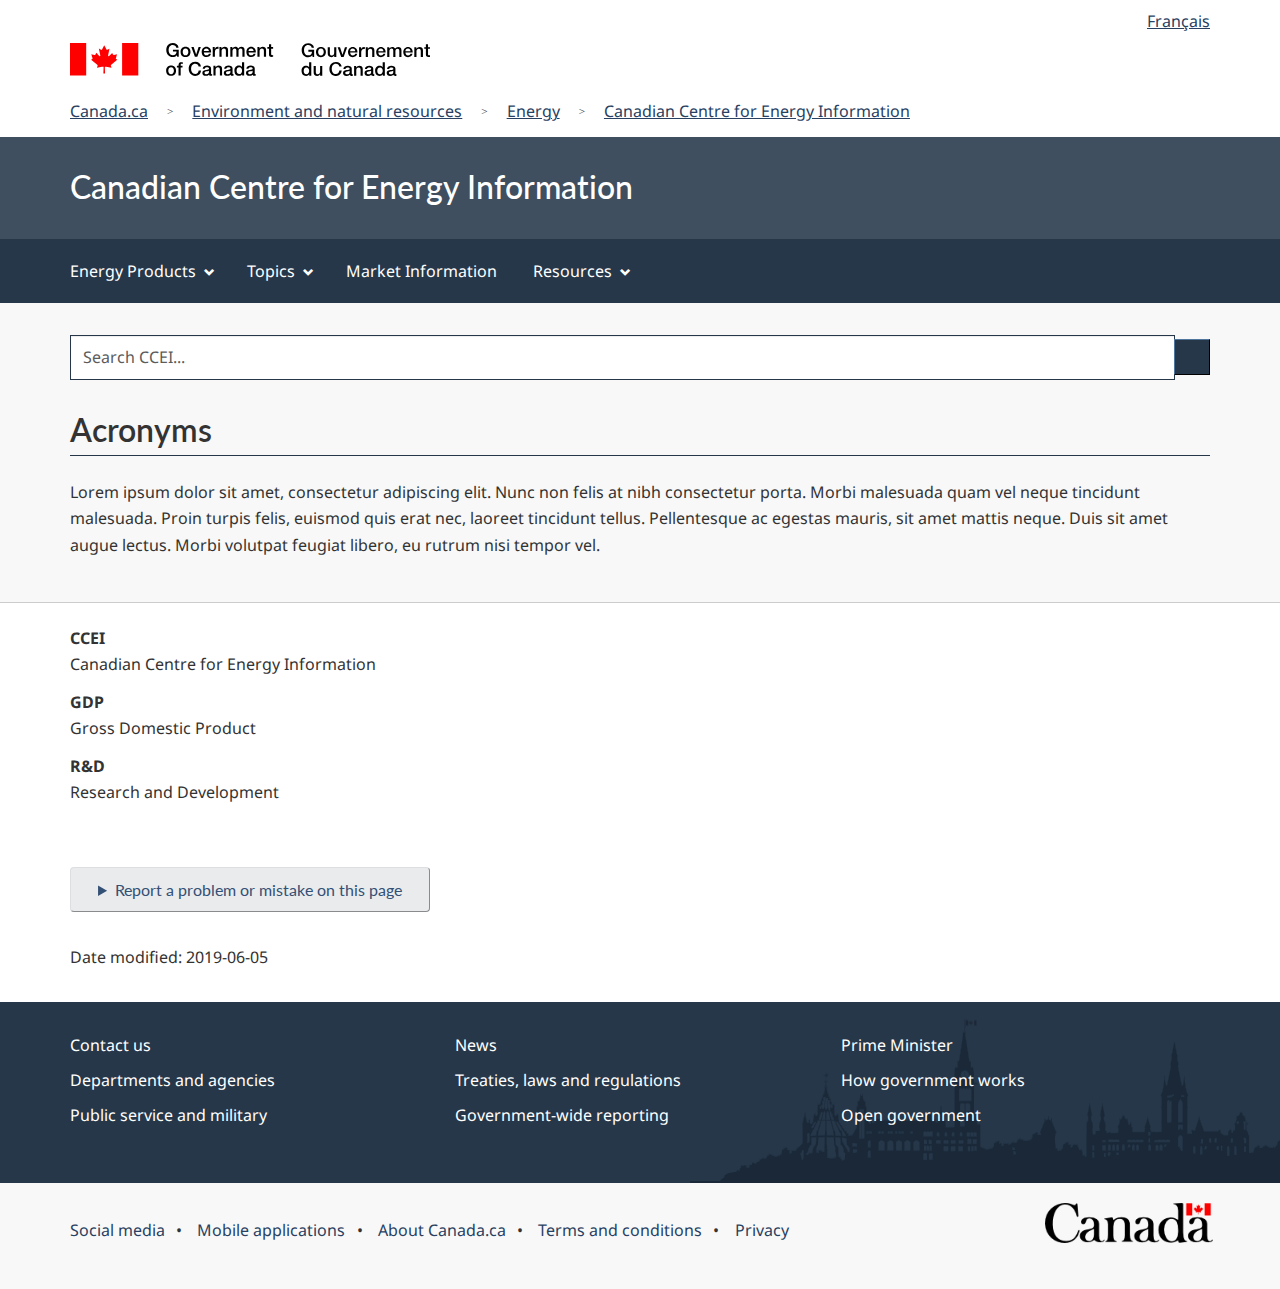
<file: public/CCEI/acronyms-en.html>
<!DOCTYPE html>
<!--[if lt IE 9]><html class="no-js lt-ie9" lang="en" dir="ltr"><![endif]-->
<!--[if gt IE 8]><!-->
<html class="no-js" lang="en" dir="ltr">
<!--<![endif]-->

<head>
  <meta charset="utf-8">
  <!-- Web Experience Toolkit (WET) / Boîte à outils de l'expérience Web (BOEW)
		wet-boew.github.io/wet-boew/License-en.html / wet-boew.github.io/wet-boew/Licence-fr.html -->
  <title>Acronyms - Canadian Centre for Energy Information - Canada.ca
  </title>
  <meta content="width=device-width,initial-scale=1" name="viewport">
  <meta name="description"
    content="Web Experience Toolkit (WET) includes reusable components for building and maintaining innovative Web sites that are accessible, usable, and interoperable. These reusable components are open source software and free for use by departments and external Web communities">
  <!--[if gte IE 9 | !IE ]><!-->
  <link href="../assets/favicon.ico" rel="icon" type="image/x-icon">
  <link rel="stylesheet" href="https://use.fontawesome.com/releases/v5.8.1/css/all.css"
    integrity="sha384-50oBUHEmvpQ+1lW4y57PTFmhCaXp0ML5d60M1M7uH2+nqUivzIebhndOJK28anvf" crossorigin="anonymous">
  <link rel="stylesheet" href="../css/theme.min.css">
  <link rel="stylesheet" href="../css/material-design-icons/css/materialdesignicons.min.css">
  <!--<![endif]-->
  <!--[if lt IE 9]>
		<link href="../assets/favicon.ico" rel="shortcut icon" />
		
		<link rel="stylesheet" href="../css/ie8-theme.min.css" />
		<script src="https://ajax.googleapis.com/ajax/libs/jquery/1.12.4/jquery.js"></script>
		<script src="../js/ie8-wet-boew.min.js"></script>
		<![endif]-->
  <!--[if lte IE 9]>
  <![endif]-->
  <link rel="stylesheet" href="../css/CCEI/utils.css">
  <link rel="stylesheet" href="../css/CCEI/global.css">
  <noscript>
    <link rel="stylesheet" href="../css/noscript.min.css" />
  </noscript>
</head>

<body class="page-type-nav" vocab="http://schema.org/" typeof="WebPage">
  <nav>
    <ul id="wb-tphp">
      <li class="wb-slc">
        <a class="wb-sl" href="#wb-cont">Skip to main content</a>
      </li>
      <li class="wb-slc">
        <a class="wb-sl" href="#wb-info">Skip to "About government"</a>
      </li>
    </ul>
  </nav>
  <header>
    <div id="wb-bnr" class="container">
      <section id="wb-lng" class="text-right">
        <h2 class="wb-inv">Language selection</h2>
        <ul class="list-inline mb-0">
          <li>
            <a lang="fr" hreflang="fr" href="home-fr.html">Français</a>
          </li>
        </ul>
      </section>
      <div class="row">
        <div class="brand col-xs-5 col-md-4" property="publisher" typeof="GovernmentOrganization">
          <a href="https://www.canada.ca/en.html" property="url">
            <img src="../assets/sig-blk-en.svg" alt="" property="logo">
            <span class="wb-inv" property="name"> Government of Canada /
              <span lang="fr">Gouvernement du Canada</span>
            </span>
          </a>
          <meta property="areaServed" typeof="Country" content="Canada">
          <link property="logo" href="../assets/wmms-blk.svg">
        </div>
        <!-- <section id="wb-srch" class="col-lg-8 text-right">
          <h2>Search</h2>
          <form action="#" method="post" name="cse-search-box" role="search" class="form-inline">
            <div class="form-group">
              <label for="wb-srch-q" class="wb-inv">Search Canada.ca</label>
              <input id="wb-srch-q" list="wb-srch-q-ac" class="wb-srch-q form-control" name="q" type="search" value=""
                size="34" maxlength="170" placeholder="Search Canada.ca">
              <datalist id="wb-srch-q-ac">
              </datalist>
            </div>
            <div class="form-group submit">
              <button type="submit" id="wb-srch-sub" class="btn btn-primary btn-small" name="wb-srch-sub">
                <span class="glyphicon-search glyphicon"></span>
                <span class="wb-inv">Search</span>
              </button>
            </div>
          </form>
        </section> -->
      </div>
    </div>
    <nav id="wb-bc" property="breadcrumb">
      <h2 class="wb-inv">You are here:</h2>
      <div class="container">
        <ol class="breadcrumb pl-0">
          <li>
            <a href='https://www.canada.ca/en.html'>Canada.ca</a>
          </li>
          <li>
            <a href='https://www.canada.ca/en/services/environment.html'>Environment and natural resources</a>
          </li>
          <li>
            <a href='https://www.canada.ca/en/services/environment/energy.html'>Energy</a>
          </li>
          <li>
            <a href="home-en.html">Canadian Centre for Energy Information</a>
          </li>
        </ol>
      </div>
    </nav>
  </header>
  <main property="mainContentOfPage" typeof="WebPageElement">
    <div id="ccei-welcome-banner">
      <div class="container">
        <span class="h1"><a href="./home-en.html" class="home-lnk">Canadian Centre for Energy Information</a></span>
      </div>
    </div>
    <div id="wb-bar">
      <div class="container">
        <section class="wb-mb-links col-xs-12" id="wb-glb-mn" hidden>
          <h2>Search and menus</h2>
          <ul class="pnl-btn list-inline text-right">
            <li>
              <a href="#mb-pnl" title="Search and menus" aria-controls="mb-pnl"
                class="overlay-lnk btn btn-sm btn-default" role="button">
                <span class="glyphicon glyphicon-search">
                  <span class="glyphicon glyphicon-th-list">
                    <span class="wb-inv">Search and menus</span>
                  </span>
                </span>
              </a>
            </li>
          </ul>
          <div id="mb-pnl"></div>
        </section>
      </div>
    </div>
    <div id="header">
      <div class="container">
        <nav role="navigation" id="wb-sm" data-ajax-fetch="../ajax/CCEI-menu.html" data-trgt="mb-pnl"
          class="wb-menu height-100" typeof="SiteNavigationElement">
          <div class="nvbar">
            <h2>Topics menu</h2>
            <ul class="list-inline menu">
              <li>
                <a href="#">Subjects</a>
              </li>
              <li>
                <a href="#">Market Information</a>
              </li>
              <li>
                <a href="#">Tools</a>
              </li>
            </ul>
          </div>
        </nav>
      </div>
    </div>
    <div id="srch-bar" class="pt-4 bg-grey">
      <div class="container">
        <form action="../CCEI/search-en.html" name="ccei-search" role="search">
          <label for="search" class="wb-inv">Search</label>
          <div class="input-group">
            <input id="search" type="text" class="form-control" placeholder="Search CCEI..." />
            <span class="input-group-btn">
              <button id="search-sub" class="btn btn-primary" type="submit">
                <i class="fas fa-search">
                  <span class="wb-inv">Search</span>
                </i>
              </button>
            </span>
          </div>
        </form>
      </div>
    </div>
    <div class="py-4 bg-grey brdr-b-grey">
      <div class="container">
        <h1 id="wb-cont" class="my-0 pb-0 brdr-none">Acronyms</h1>
        <hr class="hr-blue mt-1">
        <p>Lorem ipsum dolor sit amet, consectetur adipiscing elit. Nunc non felis at nibh consectetur porta. Morbi
          malesuada
          quam vel neque tincidunt malesuada. Proin turpis felis, euismod quis erat nec, laoreet tincidunt tellus.
          Pellentesque
          ac egestas mauris, sit amet mattis neque. Duis sit amet augue lectus. Morbi volutpat feugiat libero, eu rutrum
          nisi tempor vel.</p>
      </div>
    </div>
    <div class="container mt-3">
      <dl>
        <dt>CCEI</dt>
        <dd>Canadian Centre for Energy Information</dd>
        <dt>GDP</dt>
        <dd>Gross Domestic Product</dd>
        <dt>R&D</dt>
        <dd>Research and Development</dd>
      </dl>
    </div>
    <div class="container">
      <div class="pagedetails">
        <div class="row">
          <div class="col-sm-6 col-md-5 col-lg-4">
            <details class="brdr-0">
              <summary class="btn btn-default text-center">Report a problem or mistake on this page</summary>
              <div class="well row">
                <div class="gc-rprt-prblm">
                  <div class="gc-rprt-prblm-frm gc-rprt-prblm-tggl" id="wb-auto-5">
                    <form action="#">
                      <fieldset>
                        <legend>
                          <span class="field-name">Please select all that apply: </span>
                        </legend>
                        <div class="checkbox">
                          <label for="problem1">
                            <input type="checkbox" data-reveal="#broken" name="problem" value="Something is broken"
                              id="problem1">Something is broken</label>
                        </div>
                        <div class="form-group hide" id="broken">
                          <label for="problem1-detail">Provide more details (optional):</label>
                          <input type="text" class="form-control full-width" id="problem1-detail">
                        </div>
                        <div class="checkbox">
                          <label for="problem2">
                            <input type="checkbox" data-reveal="#spelling" name="problem"
                              value="It has spelling or grammar mistakes" id="problem2">The page has spelling or grammar
                            mistakes
                          </label>
                        </div>
                        <div class="form-group hide" id="spelling">
                          <label for="problem2-detail">Provide more details (optional):</label>
                          <input type="text" class="form-control full-width" id="problem2-detail">
                        </div>
                        <div class="checkbox">
                          <label for="problem3">
                            <input type="checkbox" data-reveal="#wrong" name="problem" value="The information is wrong"
                              id="problem3">The information is wrong</label>
                        </div>
                        <div class="form-group hide" id="wrong">
                          <label for="problem3-detail">Provide more details (optional):</label>
                          <input type="text" class="form-control full-width" id="problem3-detail">
                        </div>
                        <div class="checkbox">
                          <label for="problem4">
                            <input type="checkbox" data-reveal="#outdated" name="problem"
                              value="The information is outdated" id="problem4">The information is outdated</label>
                        </div>
                        <div class="form-group hide" id="outdated">
                          <label for="problem4-detail">Provide more details (optional):</label>
                          <input type="text" class="form-control full-width" id="problem4-detail">
                        </div>
                        <div class="checkbox">
                          <label for="problem5">
                            <input type="checkbox" data-reveal="#find" name="problem"
                              value="I can’t find what I’m looking for" id="problem5">I can’t find what I’m looking for
                          </label>
                        </div>
                        <div class="form-group hide" id="find">
                          <label for="problem5-detail">Describe what you’re looking for (optional):</label>
                          <input type="text" class="form-control full-width" id="problem5-detail">
                        </div>
                        <div class="checkbox">
                          <label for="problem6">
                            <input type="checkbox" data-reveal="#confusing" name="problem" value="It’s confusing"
                              id="problem6">Other</label>
                        </div>
                        <div class="form-group hide" id="confusing">
                          <label for="problem6-detail">Provide more details (optional):</label>
                          <input type="text" class="form-control full-width" id="problem6-detail">
                        </div>
                      </fieldset>
                      <button type="submit" class="btn btn-primary wb-toggle wb-init wb-toggle-inited"
                        data-toggle="{&quot;stateOff&quot;: &quot;hide&quot;, &quot;stateOn&quot;: &quot;show&quot;, &quot;selector&quot;: &quot;.gc-rprt-prblm-tggl&quot;}"
                        aria-controls="wb-auto-5 wb-auto-6">Submit</button>
                    </form>
                  </div>
                  <div class="gc-rprt-prblm-thnk gc-rprt-prblm-tggl hide" id="wb-auto-6">
                    <h3>Thank you for your help!</h3>
                    <p>You will not receive a reply. For enquiries, please
                      <a href="https://www.canada.ca/en/contact.html">contact us</a>.</p>
                  </div>
                </div>
              </div>
            </details>
          </div>
        </div>
        <dl id="wb-dtmd">
          <dt>Date modified: </dt>
          <dd>
            <time property="dateModified">
              2019-06-05</time>
          </dd>
        </dl>
      </div>
    </div>
  </main>
  <footer id="wb-info">
    <div class="landscape">
      <nav class="container wb-navcurr">
        <h2 class="wb-inv">About government</h2>
        <ul class="list-unstyled colcount-sm-2 colcount-md-3">
          <li>
            <a href="./contact-en.html">Contact us</a>
          </li>
          <li>
            <a href="https://www.canada.ca/en/government/dept.html">Departments and agencies</a>
          </li>
          <li>
            <a href="https://www.canada.ca/en/government/publicservice.html">Public service and military</a>
          </li>
          <li>
            <a href="http://news.gc.ca/">News</a>
          </li>
          <li>
            <a href="https://www.canada.ca/en/government/system/laws.html">Treaties, laws and regulations</a>
          </li>
          <li>
            <a href="https://www.canada.ca/en/transparency/reporting.html">Government-wide reporting</a>
          </li>
          <li>
            <a href="http://pm.gc.ca/eng">Prime Minister</a>
          </li>
          <li>
            <a href="https://www.canada.ca/en/government/system.html">How government works</a>
          </li>
          <li>
            <a href="http://open.canada.ca/en/">Open government</a>
          </li>
        </ul>
      </nav>
    </div>
    <div class="brand">
      <div class="container">
        <div class="row">
          <nav class="col-md-9 col-lg-10 ftr-urlt-lnk">
            <h2 class="wb-inv">About this site</h2>
            <ul>
              <li>
                <a href="https://www.canada.ca/en/social.html">Social media</a>
              </li>
              <li>
                <a href="https://www.canada.ca/en/mobile.html">Mobile applications</a>
              </li>
              <li>
                <a href="https://www1.canada.ca/en/newsite.html">About Canada.ca</a>
              </li>
              <li>
                <a href="https://www.canada.ca/en/transparency/terms.html">Terms and conditions</a>
              </li>
              <li>
                <a href="https://www.canada.ca/en/transparency/privacy.html">Privacy</a>
              </li>
            </ul>
          </nav>
          <div class="col-xs-6 visible-sm visible-xs tofpg">
            <a href="#wb-cont">Top of Page
              <span class="glyphicon glyphicon-chevron-up"></span>
            </a>
          </div>
          <div class="col-xs-6 col-md-2 text-right">
            <img src="../assets/wmms-blk.png" alt="Symbol of the Government of Canada">
          </div>
        </div>
      </div>
    </div>
  </footer>
  <!--[if gte IE 9 | !IE ]><!-->
  <script src="https://ajax.googleapis.com/ajax/libs/jquery/2.2.4/jquery.js"></script>
  <script src="../js/wet-boew.min.js"></script>
  <!--<![endif]-->
  <!--[if lt IE 9]>
		<script src="../js/ie8-wet-boew2.min.js"></script>
		
		<![endif]-->
  <script src="../js/theme.min.js"></script>
  <script src="../js/CCEI/scripts.js"></script>
</body>

</html>
</file>
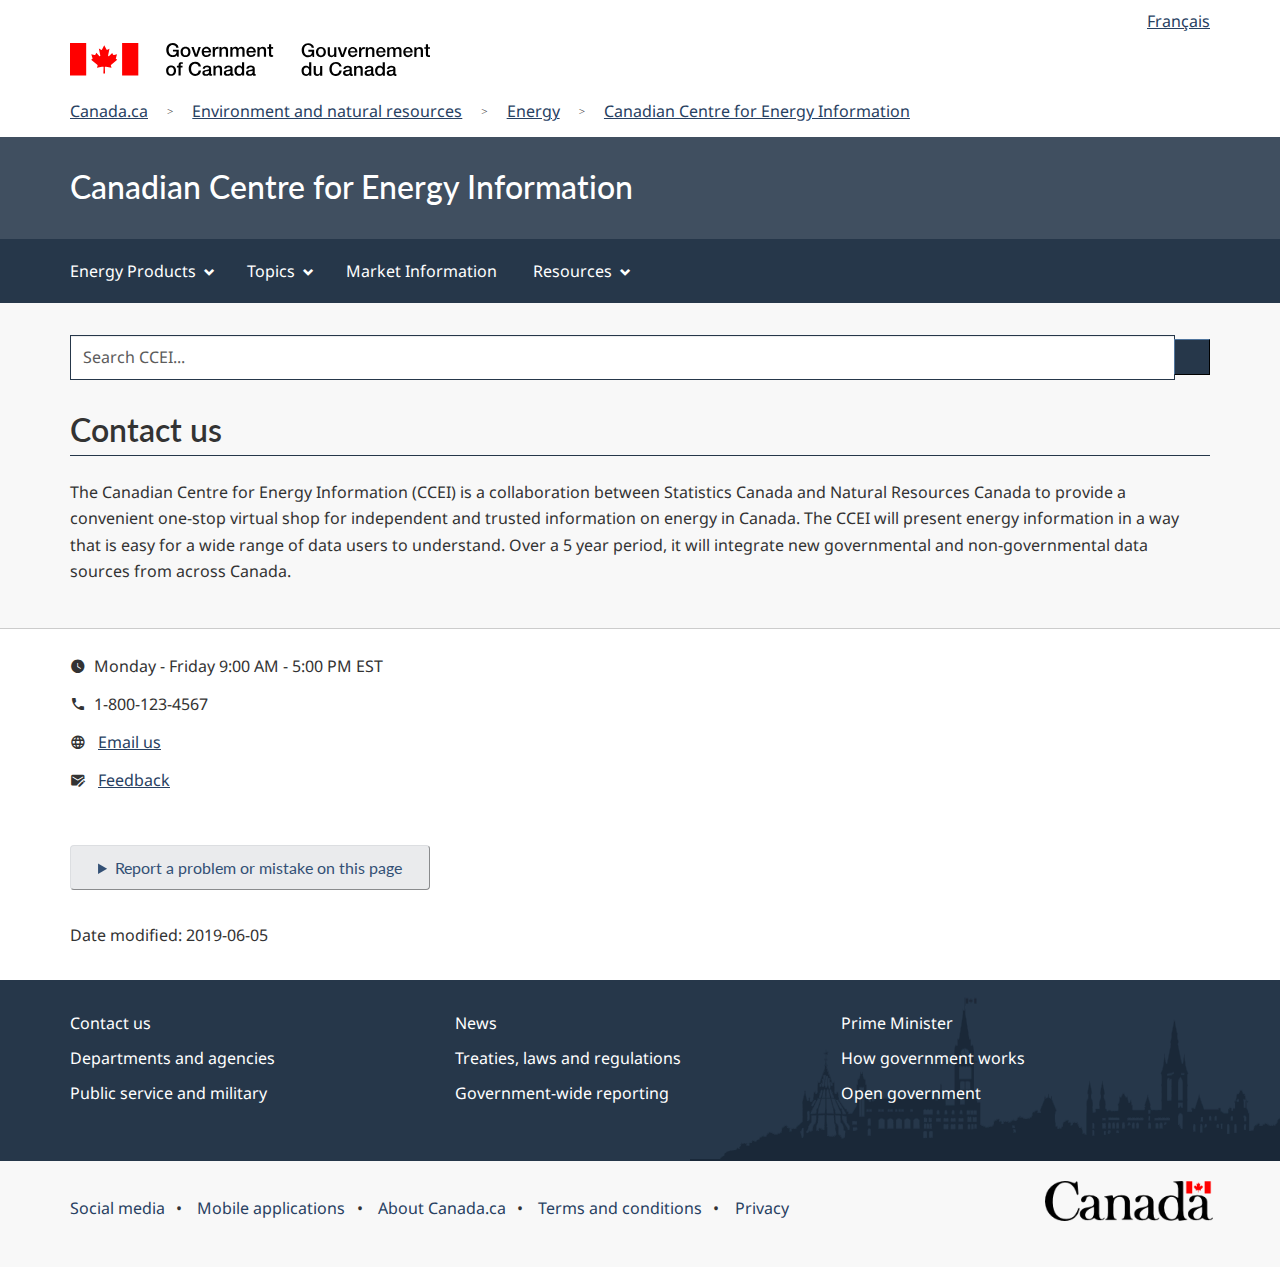
<file: public/CCEI/contact-en.html>
<!DOCTYPE html>
<!--[if lt IE 9]><html class="no-js lt-ie9" lang="en" dir="ltr"><![endif]-->
<!--[if gt IE 8]><!-->
<html class="no-js" lang="en" dir="ltr">
<!--<![endif]-->

<head>
  <meta charset="utf-8">
  <!-- Web Experience Toolkit (WET) / Boîte à outils de l'expérience Web (BOEW)
		wet-boew.github.io/wet-boew/License-en.html / wet-boew.github.io/wet-boew/Licence-fr.html -->
  <title>Contact us - Canadian Centre for Energy Information - Canada.ca
  </title>
  <meta content="width=device-width,initial-scale=1" name="viewport">
  <meta name="description"
    content="Web Experience Toolkit (WET) includes reusable components for building and maintaining innovative Web sites that are accessible, usable, and interoperable. These reusable components are open source software and free for use by departments and external Web communities">
  <!--[if gte IE 9 | !IE ]><!-->
  <link href="../assets/favicon.ico" rel="icon" type="image/x-icon">
  <link rel="stylesheet" href="https://use.fontawesome.com/releases/v5.8.1/css/all.css"
    integrity="sha384-50oBUHEmvpQ+1lW4y57PTFmhCaXp0ML5d60M1M7uH2+nqUivzIebhndOJK28anvf" crossorigin="anonymous">
  <link rel="stylesheet" href="../css/theme.min.css">
  <link rel="stylesheet" href="../css/material-design-icons/css/materialdesignicons.min.css">
  <!--<![endif]-->
  <!--[if lt IE 9]>
		<link href="../assets/favicon.ico" rel="shortcut icon" />
		
		<link rel="stylesheet" href="../css/ie8-theme.min.css" />
		<script src="https://ajax.googleapis.com/ajax/libs/jquery/1.12.4/jquery.js"></script>
		<script src="../js/ie8-wet-boew.min.js"></script>
		<![endif]-->
  <!--[if lte IE 9]>
  <![endif]-->
  <link rel="stylesheet" href="../css/CCEI/utils.css">
  <link rel="stylesheet" href="../css/CCEI/global.css">
  <noscript>
    <link rel="stylesheet" href="../css/noscript.min.css" />
  </noscript>
</head>

<body class="page-type-nav" vocab="http://schema.org/" typeof="WebPage">
  <nav>
    <ul id="wb-tphp">
      <li class="wb-slc">
        <a class="wb-sl" href="#wb-cont">Skip to main content</a>
      </li>
      <li class="wb-slc">
        <a class="wb-sl" href="#wb-info">Skip to "About government"</a>
      </li>
    </ul>
  </nav>
  <header>
    <div id="wb-bnr" class="container">
      <section id="wb-lng" class="text-right">
        <h2 class="wb-inv">Language selection</h2>
        <ul class="list-inline mb-0">
          <li>
            <a lang="fr" hreflang="fr" href="home-fr.html">Français</a>
          </li>
        </ul>
      </section>
      <div class="row">
        <div class="brand col-xs-5 col-md-4" property="publisher" typeof="GovernmentOrganization">
          <a href="https://www.canada.ca/en.html" property="url">
            <img src="../assets/sig-blk-en.svg" alt="" property="logo">
            <span class="wb-inv" property="name"> Government of Canada /
              <span lang="fr">Gouvernement du Canada</span>
            </span>
          </a>
          <meta property="areaServed" typeof="Country" content="Canada">
          <link property="logo" href="../assets/wmms-blk.svg">
        </div>
        <!-- <section id="wb-srch" class="col-lg-8 text-right">
          <h2>Search</h2>
          <form action="#" method="post" name="cse-search-box" role="search" class="form-inline">
            <div class="form-group">
              <label for="wb-srch-q" class="wb-inv">Search Canada.ca</label>
              <input id="wb-srch-q" list="wb-srch-q-ac" class="wb-srch-q form-control" name="q" type="search" value=""
                size="34" maxlength="170" placeholder="Search Canada.ca">
              <datalist id="wb-srch-q-ac">
              </datalist>
            </div>
            <div class="form-group submit">
              <button type="submit" id="wb-srch-sub" class="btn btn-primary btn-small" name="wb-srch-sub">
                <span class="glyphicon-search glyphicon"></span>
                <span class="wb-inv">Search</span>
              </button>
            </div>
          </form>
        </section> -->
      </div>
    </div>
    <nav id="wb-bc" property="breadcrumb">
      <h2 class="wb-inv">You are here:</h2>
      <div class="container">
        <ol class="breadcrumb pl-0">
          <li>
            <a href='https://www.canada.ca/en.html'>Canada.ca</a>
          </li>
          <li>
            <a href='https://www.canada.ca/en/services/environment.html'>Environment and natural resources</a>
          </li>
          <li>
            <a href='https://www.canada.ca/en/services/environment/energy.html'>Energy</a>
          </li>
          <li>
            <a href="home-en.html">Canadian Centre for Energy Information</a>
          </li>
        </ol>
      </div>
    </nav>
  </header>
  <main property="mainContentOfPage" typeof="WebPageElement">
    <div id="ccei-welcome-banner">
      <div class="container">
        <span class="h1"><a href="./home-en.html" class="home-lnk">Canadian Centre for Energy Information</a></span>
      </div>
    </div>
    <div id="wb-bar">
      <div class="container">
        <section class="wb-mb-links col-xs-12" id="wb-glb-mn" hidden>
          <h2>Search and menus</h2>
          <ul class="pnl-btn list-inline text-right">
            <li>
              <a href="#mb-pnl" title="Search and menus" aria-controls="mb-pnl"
                class="overlay-lnk btn btn-sm btn-default" role="button">
                <span class="glyphicon glyphicon-search">
                  <span class="glyphicon glyphicon-th-list">
                    <span class="wb-inv">Search and menus</span>
                  </span>
                </span>
              </a>
            </li>
          </ul>
          <div id="mb-pnl"></div>
        </section>
      </div>
    </div>
    <div id="header">
      <div class="container">
        <nav role="navigation" id="wb-sm" data-ajax-fetch="../ajax/CCEI-menu.html" data-trgt="mb-pnl"
          class="wb-menu height-100" typeof="SiteNavigationElement">
          <div class="nvbar">
            <h2>Topics menu</h2>
            <ul class="list-inline menu">
              <li>
                <a href="#">Subjects</a>
              </li>
              <li>
                <a href="#">Market Information</a>
              </li>
              <li>
                <a href="#">Tools</a>
              </li>
            </ul>
          </div>
        </nav>
      </div>
    </div>
    <div id="srch-bar" class="pt-4 bg-grey">
      <div class="container">
        <form action="../CCEI/search-en.html" name="ccei-search" role="search">
          <label for="search" class="wb-inv">Search</label>
          <div class="input-group">
            <input id="search" type="text" class="form-control" placeholder="Search CCEI..." />
            <span class="input-group-btn">
              <button id="search-sub" class="btn btn-primary" type="submit">
                <i class="fas fa-search">
                  <span class="wb-inv">Search</span>
                </i>
              </button>
            </span>
          </div>
        </form>
      </div>
    </div>
    <div class="py-4 bg-grey brdr-b-grey">
      <div class="container">
        <div class="display-flex flex-wrap flex-justify-spc-btwn flex-align-center">
          <h1 id="wb-cont" class="my-0 pb-0 brdr-none">Contact us</h1>
        </div>
        <hr class="hr-blue mt-1">
        <p>The Canadian Centre for Energy Information (CCEI) is a collaboration between Statistics Canada and Natural
          Resources
          Canada to provide a convenient one-stop virtual shop for independent and trusted information on energy in
          Canada.
          The CCEI will present energy information in a way that is easy for a wide range of data users to understand.
          Over
          a 5 year period, it will integrate new governmental and non-governmental data sources from across Canada.</p>
      </div>
    </div>
    <section>
      <div class="mt-3 container">
        <p>
          <i class="mdi mdi-clock pr-1"></i>Monday - Friday&nbsp;9:00&nbsp;AM - 5:00&nbsp;PM&nbsp;EST</p>
        <p>
          <i class="mdi mdi-phone pr-1"></i>1-800-123-4567</p>
        <p>
          <i class="mdi mdi-web pr-1"></i>
          <a href="mailto:">Email us</a></p>
        <p><i class="mdi mdi-email-edit pr-1"></i>
          <a href="mailto:">Feedback</a></p>
      </div>
    </section>
    <div class="container">
      <div class="pagedetails">
        <div class="row">
          <div class="col-sm-6 col-md-5 col-lg-4">
            <details class="brdr-0">
              <summary class="btn btn-default text-center">Report a problem or mistake on this page</summary>
              <div class="well row">
                <div class="gc-rprt-prblm">
                  <div class="gc-rprt-prblm-frm gc-rprt-prblm-tggl" id="wb-auto-5">
                    <form action="#">
                      <fieldset>
                        <legend>
                          <span class="field-name">Please select all that apply: </span>
                        </legend>
                        <div class="checkbox">
                          <label for="problem1">
                            <input type="checkbox" data-reveal="#broken" name="problem" value="Something is broken"
                              id="problem1">Something is broken</label>
                        </div>
                        <div class="form-group hide" id="broken">
                          <label for="problem1-detail">Provide more details (optional):</label>
                          <input type="text" class="form-control full-width" id="problem1-detail">
                        </div>
                        <div class="checkbox">
                          <label for="problem2">
                            <input type="checkbox" data-reveal="#spelling" name="problem"
                              value="It has spelling or grammar mistakes" id="problem2">The page has spelling or grammar
                            mistakes
                          </label>
                        </div>
                        <div class="form-group hide" id="spelling">
                          <label for="problem2-detail">Provide more details (optional):</label>
                          <input type="text" class="form-control full-width" id="problem2-detail">
                        </div>
                        <div class="checkbox">
                          <label for="problem3">
                            <input type="checkbox" data-reveal="#wrong" name="problem" value="The information is wrong"
                              id="problem3">The information is wrong</label>
                        </div>
                        <div class="form-group hide" id="wrong">
                          <label for="problem3-detail">Provide more details (optional):</label>
                          <input type="text" class="form-control full-width" id="problem3-detail">
                        </div>
                        <div class="checkbox">
                          <label for="problem4">
                            <input type="checkbox" data-reveal="#outdated" name="problem"
                              value="The information is outdated" id="problem4">The information is outdated</label>
                        </div>
                        <div class="form-group hide" id="outdated">
                          <label for="problem4-detail">Provide more details (optional):</label>
                          <input type="text" class="form-control full-width" id="problem4-detail">
                        </div>
                        <div class="checkbox">
                          <label for="problem5">
                            <input type="checkbox" data-reveal="#find" name="problem"
                              value="I can’t find what I’m looking for" id="problem5">I can’t find what I’m looking for
                          </label>
                        </div>
                        <div class="form-group hide" id="find">
                          <label for="problem5-detail">Describe what you’re looking for (optional):</label>
                          <input type="text" class="form-control full-width" id="problem5-detail">
                        </div>
                        <div class="checkbox">
                          <label for="problem6">
                            <input type="checkbox" data-reveal="#confusing" name="problem" value="It’s confusing"
                              id="problem6">Other</label>
                        </div>
                        <div class="form-group hide" id="confusing">
                          <label for="problem6-detail">Provide more details (optional):</label>
                          <input type="text" class="form-control full-width" id="problem6-detail">
                        </div>
                      </fieldset>
                      <button type="submit" class="btn btn-primary wb-toggle wb-init wb-toggle-inited"
                        data-toggle="{&quot;stateOff&quot;: &quot;hide&quot;, &quot;stateOn&quot;: &quot;show&quot;, &quot;selector&quot;: &quot;.gc-rprt-prblm-tggl&quot;}"
                        aria-controls="wb-auto-5 wb-auto-6">Submit</button>
                    </form>
                  </div>
                  <div class="gc-rprt-prblm-thnk gc-rprt-prblm-tggl hide" id="wb-auto-6">
                    <h3>Thank you for your help!</h3>
                    <p>You will not receive a reply. For enquiries, please
                      <a href="https://www.canada.ca/en/contact.html">contact us</a>.</p>
                  </div>
                </div>
              </div>
            </details>
          </div>
        </div>
        <dl id="wb-dtmd">
          <dt>Date modified: </dt>
          <dd>
            <time property="dateModified">
              2019-06-05</time>
          </dd>
        </dl>
      </div>
    </div>
  </main>
  <footer id="wb-info">
    <div class="landscape">
      <nav class="container wb-navcurr">
        <h2 class="wb-inv">About government</h2>
        <ul class="list-unstyled colcount-sm-2 colcount-md-3">
          <li>
            <a href="./contact-en.html">Contact us</a>
          </li>
          <li>
            <a href="https://www.canada.ca/en/government/dept.html">Departments and agencies</a>
          </li>
          <li>
            <a href="https://www.canada.ca/en/government/publicservice.html">Public service and military</a>
          </li>
          <li>
            <a href="http://news.gc.ca/">News</a>
          </li>
          <li>
            <a href="https://www.canada.ca/en/government/system/laws.html">Treaties, laws and regulations</a>
          </li>
          <li>
            <a href="https://www.canada.ca/en/transparency/reporting.html">Government-wide reporting</a>
          </li>
          <li>
            <a href="http://pm.gc.ca/eng">Prime Minister</a>
          </li>
          <li>
            <a href="https://www.canada.ca/en/government/system.html">How government works</a>
          </li>
          <li>
            <a href="http://open.canada.ca/en/">Open government</a>
          </li>
        </ul>
      </nav>
    </div>
    <div class="brand">
      <div class="container">
        <div class="row">
          <nav class="col-md-9 col-lg-10 ftr-urlt-lnk">
            <h2 class="wb-inv">About this site</h2>
            <ul>
              <li>
                <a href="https://www.canada.ca/en/social.html">Social media</a>
              </li>
              <li>
                <a href="https://www.canada.ca/en/mobile.html">Mobile applications</a>
              </li>
              <li>
                <a href="https://www1.canada.ca/en/newsite.html">About Canada.ca</a>
              </li>
              <li>
                <a href="https://www.canada.ca/en/transparency/terms.html">Terms and conditions</a>
              </li>
              <li>
                <a href="https://www.canada.ca/en/transparency/privacy.html">Privacy</a>
              </li>
            </ul>
          </nav>
          <div class="col-xs-6 visible-sm visible-xs tofpg">
            <a href="#wb-cont">Top of Page
              <span class="glyphicon glyphicon-chevron-up"></span>
            </a>
          </div>
          <div class="col-xs-6 col-md-2 text-right">
            <img src="../assets/wmms-blk.png" alt="Symbol of the Government of Canada">
          </div>
        </div>
      </div>
    </div>
  </footer>
  <!--[if gte IE 9 | !IE ]><!-->
  <script src="https://ajax.googleapis.com/ajax/libs/jquery/2.2.4/jquery.js"></script>
  <script src="../js/wet-boew.min.js"></script>
  <!--<![endif]-->
  <!--[if lt IE 9]>
		<script src="../js/ie8-wet-boew2.min.js"></script>
		
		<![endif]-->
  <script src="../js/theme.min.js"></script>
  <script src="../js/CCEI/scripts.js"></script>
</body>

</html>
</file>
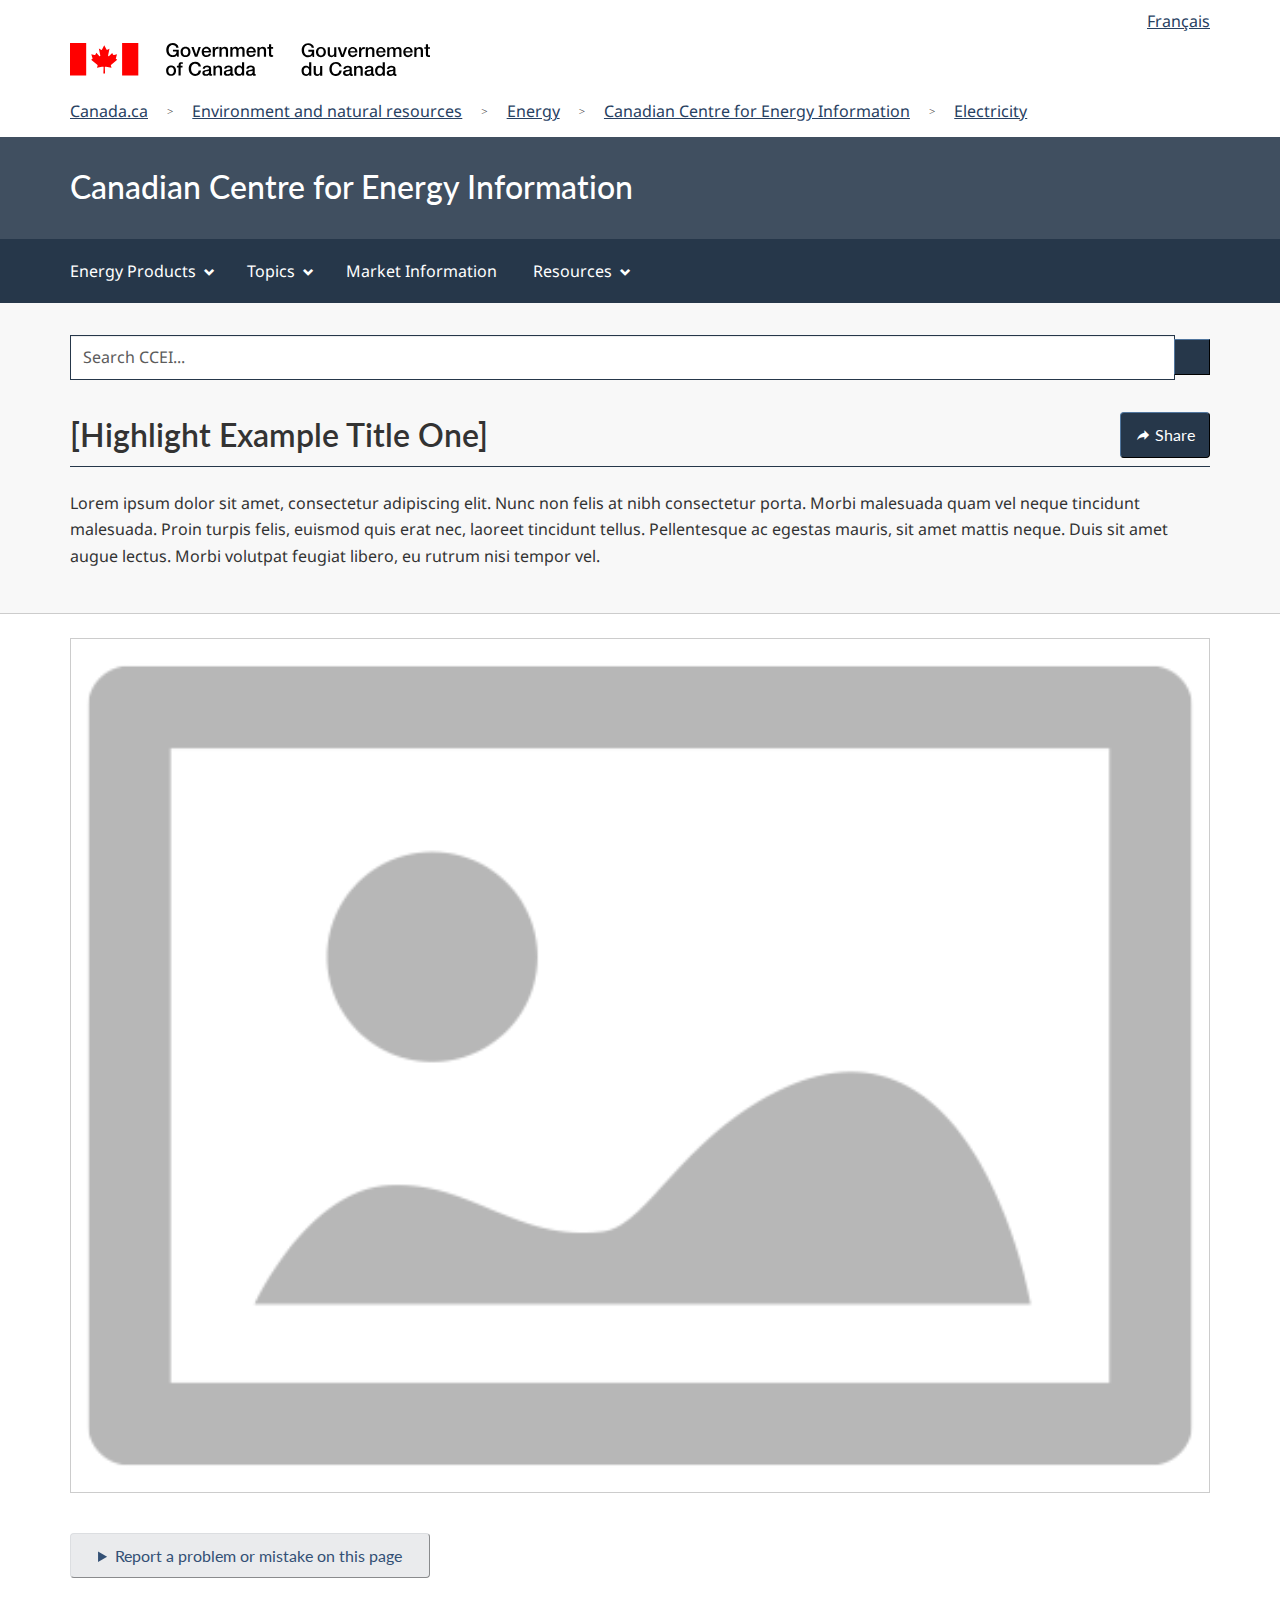
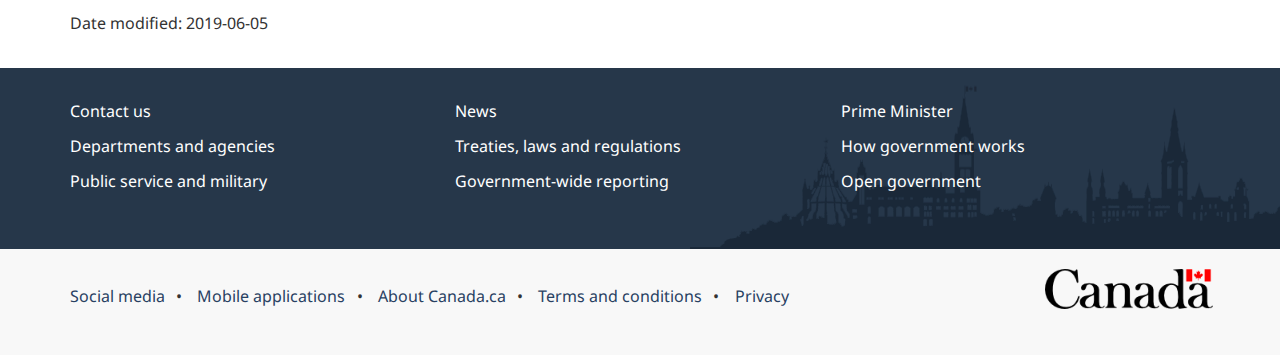
<file: public/CCEI/highlight-en.html>
<!DOCTYPE html>
<!--[if lt IE 9]><html class="no-js lt-ie9" lang="en" dir="ltr"><![endif]-->
<!--[if gt IE 8]><!-->
<html class="no-js" lang="en" dir="ltr">
<!--<![endif]-->

<head>
  <meta charset="utf-8">
  <!-- Web Experience Toolkit (WET) / Boîte à outils de l'expérience Web (BOEW)
		wet-boew.github.io/wet-boew/License-en.html / wet-boew.github.io/wet-boew/Licence-fr.html -->
  <title>Highlight - Canadian Centre for Energy Information - Canada.ca
  </title>
  <meta content="width=device-width,initial-scale=1" name="viewport">
  <meta name="description"
    content="Web Experience Toolkit (WET) includes reusable components for building and maintaining innovative Web sites that are accessible, usable, and interoperable. These reusable components are open source software and free for use by departments and external Web communities">
  <!--[if gte IE 9 | !IE ]><!-->
  <link href="../assets/favicon.ico" rel="icon" type="image/x-icon">
  <link rel="stylesheet" href="https://use.fontawesome.com/releases/v5.8.1/css/all.css"
    integrity="sha384-50oBUHEmvpQ+1lW4y57PTFmhCaXp0ML5d60M1M7uH2+nqUivzIebhndOJK28anvf" crossorigin="anonymous">
  <link rel="stylesheet" href="../css/theme.min.css">
  <link rel="stylesheet" href="../css/material-design-icons/css/materialdesignicons.min.css">
  <!--<![endif]-->
  <!--[if lt IE 9]>
		<link href="../assets/favicon.ico" rel="shortcut icon" />
		
		<link rel="stylesheet" href="../css/ie8-theme.min.css" />
		<script src="https://ajax.googleapis.com/ajax/libs/jquery/1.12.4/jquery.js"></script>
		<script src="../js/ie8-wet-boew.min.js"></script>
		<![endif]-->
  <!--[if lte IE 9]>
  <![endif]-->
  <link rel="stylesheet" href="../css/CCEI/utils.css">
  <link rel="stylesheet" href="../css/CCEI/global.css">
  <noscript>
    <link rel="stylesheet" href="../css/noscript.min.css" />
  </noscript>
</head>

<body class="page-type-nav" vocab="http://schema.org/" typeof="WebPage">
  <nav>
    <ul id="wb-tphp">
      <li class="wb-slc">
        <a class="wb-sl" href="#wb-cont">Skip to main content</a>
      </li>
      <li class="wb-slc">
        <a class="wb-sl" href="#wb-info">Skip to "About government"</a>
      </li>
    </ul>
  </nav>
  <header>
    <div id="wb-bnr" class="container">
      <section id="wb-lng" class="text-right">
        <h2 class="wb-inv">Language selection</h2>
        <ul class="list-inline mb-0">
          <li>
            <a lang="fr" hreflang="fr" href="home-fr.html">Français</a>
          </li>
        </ul>
      </section>
      <div class="row">
        <div class="brand col-xs-5 col-md-4" property="publisher" typeof="GovernmentOrganization">
          <a href="https://www.canada.ca/en.html" property="url">
            <img src="../assets/sig-blk-en.svg" alt="" property="logo">
            <span class="wb-inv" property="name"> Government of Canada /
              <span lang="fr">Gouvernement du Canada</span>
            </span>
          </a>
          <meta property="areaServed" typeof="Country" content="Canada">
          <link property="logo" href="../assets/wmms-blk.svg">
        </div>
        <!-- <section id="wb-srch" class="col-lg-8 text-right">
          <h2>Search</h2>
          <form action="#" method="post" name="cse-search-box" role="search" class="form-inline">
            <div class="form-group">
              <label for="wb-srch-q" class="wb-inv">Search Canada.ca</label>
              <input id="wb-srch-q" list="wb-srch-q-ac" class="wb-srch-q form-control" name="q" type="search" value=""
                size="34" maxlength="170" placeholder="Search Canada.ca">
              <datalist id="wb-srch-q-ac">
              </datalist>
            </div>
            <div class="form-group submit">
              <button type="submit" id="wb-srch-sub" class="btn btn-primary btn-small" name="wb-srch-sub">
                <span class="glyphicon-search glyphicon"></span>
                <span class="wb-inv">Search</span>
              </button>
            </div>
          </form>
        </section> -->
      </div>
    </div>
    <nav id="wb-bc" property="breadcrumb">
      <h2 class="wb-inv">You are here:</h2>
      <div class="container">
        <ol class="breadcrumb pl-0">
          <li>
            <a href='https://www.canada.ca/en.html'>Canada.ca</a>
          </li>
          <li>
            <a href='https://www.canada.ca/en/services/environment.html'>Environment and natural resources</a>
          </li>
          <li>
            <a href='https://www.canada.ca/en/services/environment/energy.html'>Energy</a>
          </li>
          <li>
            <a href="home-en.html">Canadian Centre for Energy Information</a>
          </li>
          <li>
            <a href="subject-en.html">Electricity</a>
          </li>
        </ol>
      </div>
    </nav>
  </header>
  <main property="mainContentOfPage" typeof="WebPageElement">
    <div id="ccei-welcome-banner">
      <div class="container">
        <span class="h1"><a href="./home-en.html" class="home-lnk">Canadian Centre for Energy Information</a></span>
      </div>
    </div>
    <div id="wb-bar">
      <div class="container">
        <section class="wb-mb-links col-xs-12" id="wb-glb-mn" hidden>
          <h2>Search and menus</h2>
          <ul class="pnl-btn list-inline text-right">
            <li>
              <a href="#mb-pnl" title="Search and menus" aria-controls="mb-pnl"
                class="overlay-lnk btn btn-sm btn-default" role="button">
                <span class="glyphicon glyphicon-search">
                  <span class="glyphicon glyphicon-th-list">
                    <span class="wb-inv">Search and menus</span>
                  </span>
                </span>
              </a>
            </li>
          </ul>
          <div id="mb-pnl"></div>
        </section>
      </div>
    </div>
    <div id="header">
      <div class="container">
        <nav role="navigation" id="wb-sm" data-ajax-fetch="../ajax/CCEI-menu.html" data-trgt="mb-pnl"
          class="wb-menu height-100" typeof="SiteNavigationElement">
          <div class="nvbar">
            <h2>Topics menu</h2>
            <ul class="list-inline menu">
              <li>
                <a href="#">Subjects</a>
              </li>
              <li>
                <a href="#">Market Information</a>
              </li>
              <li>
                <a href="#">Tools</a>
              </li>
            </ul>
          </div>
        </nav>
      </div>
    </div>
    <div id="srch-bar" class="pt-4 bg-grey">
      <div class="container">
        <form action="../CCEI/search-en.html" name="ccei-search" role="search">
          <label for="search" class="wb-inv">Search</label>
          <div class="input-group">
            <input id="search" type="text" class="form-control" placeholder="Search CCEI..." />
            <span class="input-group-btn">
              <button id="search-sub" class="btn btn-primary" type="submit">
                <i class="fas fa-search">
                  <span class="wb-inv">Search</span>
                </i>
              </button>
            </span>
          </div>
        </form>
      </div>
    </div>
    <div class="py-4 bg-grey brdr-b-grey">
      <div class="container">
        <div class="display-flex flex-wrap flex-justify-spc-btwn flex-align-center">
          <h1 id="wb-cont" class="my-0 pb-0 brdr-none">[Highlight Example Title One]</h1>
          <button class="btn btn-primary">
            <i class="mdi mdi-share"></i>
            Share</button>
        </div>
        <hr class="hr-blue mt-1">
        <p>Lorem ipsum dolor sit amet, consectetur adipiscing elit. Nunc non felis at nibh consectetur porta. Morbi
          malesuada
          quam vel neque tincidunt malesuada. Proin turpis felis, euismod quis erat nec, laoreet tincidunt tellus.
          Pellentesque
          ac egestas mauris, sit amet mattis neque. Duis sit amet augue lectus. Morbi volutpat feugiat libero, eu rutrum
          nisi tempor vel.</p>
      </div>
    </div>
    <div class="container mt-3">
      <img src="../assets/placeholder.png" alt="" class="width-100 brdr-grey">
    </div>
    <div class="container">
      <div class="pagedetails">
        <div class="row">
          <div class="col-sm-6 col-md-5 col-lg-4">
            <details class="brdr-0">
              <summary class="btn btn-default text-center">Report a problem or mistake on this page</summary>
              <div class="well row">
                <div class="gc-rprt-prblm">
                  <div class="gc-rprt-prblm-frm gc-rprt-prblm-tggl" id="wb-auto-5">
                    <form action="#">
                      <fieldset>
                        <legend>
                          <span class="field-name">Please select all that apply: </span>
                        </legend>
                        <div class="checkbox">
                          <label for="problem1">
                            <input type="checkbox" data-reveal="#broken" name="problem" value="Something is broken"
                              id="problem1">Something is broken</label>
                        </div>
                        <div class="form-group hide" id="broken">
                          <label for="problem1-detail">Provide more details (optional):</label>
                          <input type="text" class="form-control full-width" id="problem1-detail">
                        </div>
                        <div class="checkbox">
                          <label for="problem2">
                            <input type="checkbox" data-reveal="#spelling" name="problem"
                              value="It has spelling or grammar mistakes" id="problem2">The page has spelling or grammar
                            mistakes
                          </label>
                        </div>
                        <div class="form-group hide" id="spelling">
                          <label for="problem2-detail">Provide more details (optional):</label>
                          <input type="text" class="form-control full-width" id="problem2-detail">
                        </div>
                        <div class="checkbox">
                          <label for="problem3">
                            <input type="checkbox" data-reveal="#wrong" name="problem" value="The information is wrong"
                              id="problem3">The information is wrong</label>
                        </div>
                        <div class="form-group hide" id="wrong">
                          <label for="problem3-detail">Provide more details (optional):</label>
                          <input type="text" class="form-control full-width" id="problem3-detail">
                        </div>
                        <div class="checkbox">
                          <label for="problem4">
                            <input type="checkbox" data-reveal="#outdated" name="problem"
                              value="The information is outdated" id="problem4">The information is outdated</label>
                        </div>
                        <div class="form-group hide" id="outdated">
                          <label for="problem4-detail">Provide more details (optional):</label>
                          <input type="text" class="form-control full-width" id="problem4-detail">
                        </div>
                        <div class="checkbox">
                          <label for="problem5">
                            <input type="checkbox" data-reveal="#find" name="problem"
                              value="I can’t find what I’m looking for" id="problem5">I can’t find what I’m looking for
                          </label>
                        </div>
                        <div class="form-group hide" id="find">
                          <label for="problem5-detail">Describe what you’re looking for (optional):</label>
                          <input type="text" class="form-control full-width" id="problem5-detail">
                        </div>
                        <div class="checkbox">
                          <label for="problem6">
                            <input type="checkbox" data-reveal="#confusing" name="problem" value="It’s confusing"
                              id="problem6">Other</label>
                        </div>
                        <div class="form-group hide" id="confusing">
                          <label for="problem6-detail">Provide more details (optional):</label>
                          <input type="text" class="form-control full-width" id="problem6-detail">
                        </div>
                      </fieldset>
                      <button type="submit" class="btn btn-primary wb-toggle wb-init wb-toggle-inited"
                        data-toggle="{&quot;stateOff&quot;: &quot;hide&quot;, &quot;stateOn&quot;: &quot;show&quot;, &quot;selector&quot;: &quot;.gc-rprt-prblm-tggl&quot;}"
                        aria-controls="wb-auto-5 wb-auto-6">Submit</button>
                    </form>
                  </div>
                  <div class="gc-rprt-prblm-thnk gc-rprt-prblm-tggl hide" id="wb-auto-6">
                    <h3>Thank you for your help!</h3>
                    <p>You will not receive a reply. For enquiries, please
                      <a href="https://www.canada.ca/en/contact.html">contact us</a>.</p>
                  </div>
                </div>
              </div>
            </details>
          </div>
        </div>
        <dl id="wb-dtmd">
          <dt>Date modified: </dt>
          <dd>
            <time property="dateModified">
              2019-06-05</time>
          </dd>
        </dl>
      </div>
    </div>
  </main>
  <footer id="wb-info">
    <div class="landscape">
      <nav class="container wb-navcurr">
        <h2 class="wb-inv">About government</h2>
        <ul class="list-unstyled colcount-sm-2 colcount-md-3">
          <li>
            <a href="./contact-en.html">Contact us</a>
          </li>
          <li>
            <a href="https://www.canada.ca/en/government/dept.html">Departments and agencies</a>
          </li>
          <li>
            <a href="https://www.canada.ca/en/government/publicservice.html">Public service and military</a>
          </li>
          <li>
            <a href="http://news.gc.ca/">News</a>
          </li>
          <li>
            <a href="https://www.canada.ca/en/government/system/laws.html">Treaties, laws and regulations</a>
          </li>
          <li>
            <a href="https://www.canada.ca/en/transparency/reporting.html">Government-wide reporting</a>
          </li>
          <li>
            <a href="http://pm.gc.ca/eng">Prime Minister</a>
          </li>
          <li>
            <a href="https://www.canada.ca/en/government/system.html">How government works</a>
          </li>
          <li>
            <a href="http://open.canada.ca/en/">Open government</a>
          </li>
        </ul>
      </nav>
    </div>
    <div class="brand">
      <div class="container">
        <div class="row">
          <nav class="col-md-9 col-lg-10 ftr-urlt-lnk">
            <h2 class="wb-inv">About this site</h2>
            <ul>
              <li>
                <a href="https://www.canada.ca/en/social.html">Social media</a>
              </li>
              <li>
                <a href="https://www.canada.ca/en/mobile.html">Mobile applications</a>
              </li>
              <li>
                <a href="https://www1.canada.ca/en/newsite.html">About Canada.ca</a>
              </li>
              <li>
                <a href="https://www.canada.ca/en/transparency/terms.html">Terms and conditions</a>
              </li>
              <li>
                <a href="https://www.canada.ca/en/transparency/privacy.html">Privacy</a>
              </li>
            </ul>
          </nav>
          <div class="col-xs-6 visible-sm visible-xs tofpg">
            <a href="#wb-cont">Top of Page
              <span class="glyphicon glyphicon-chevron-up"></span>
            </a>
          </div>
          <div class="col-xs-6 col-md-2 text-right">
            <img src="../assets/wmms-blk.png" alt="Symbol of the Government of Canada">
          </div>
        </div>
      </div>
    </div>
  </footer>
  <!--[if gte IE 9 | !IE ]><!-->
  <script src="https://ajax.googleapis.com/ajax/libs/jquery/2.2.4/jquery.js"></script>
  <script src="../js/wet-boew.min.js"></script>
  <!--<![endif]-->
  <!--[if lt IE 9]>
		<script src="../js/ie8-wet-boew2.min.js"></script>
		
		<![endif]-->
  <script src="../js/theme.min.js"></script>
  <script src="../js/CCEI/scripts.js"></script>
</body>

</html>
</file>
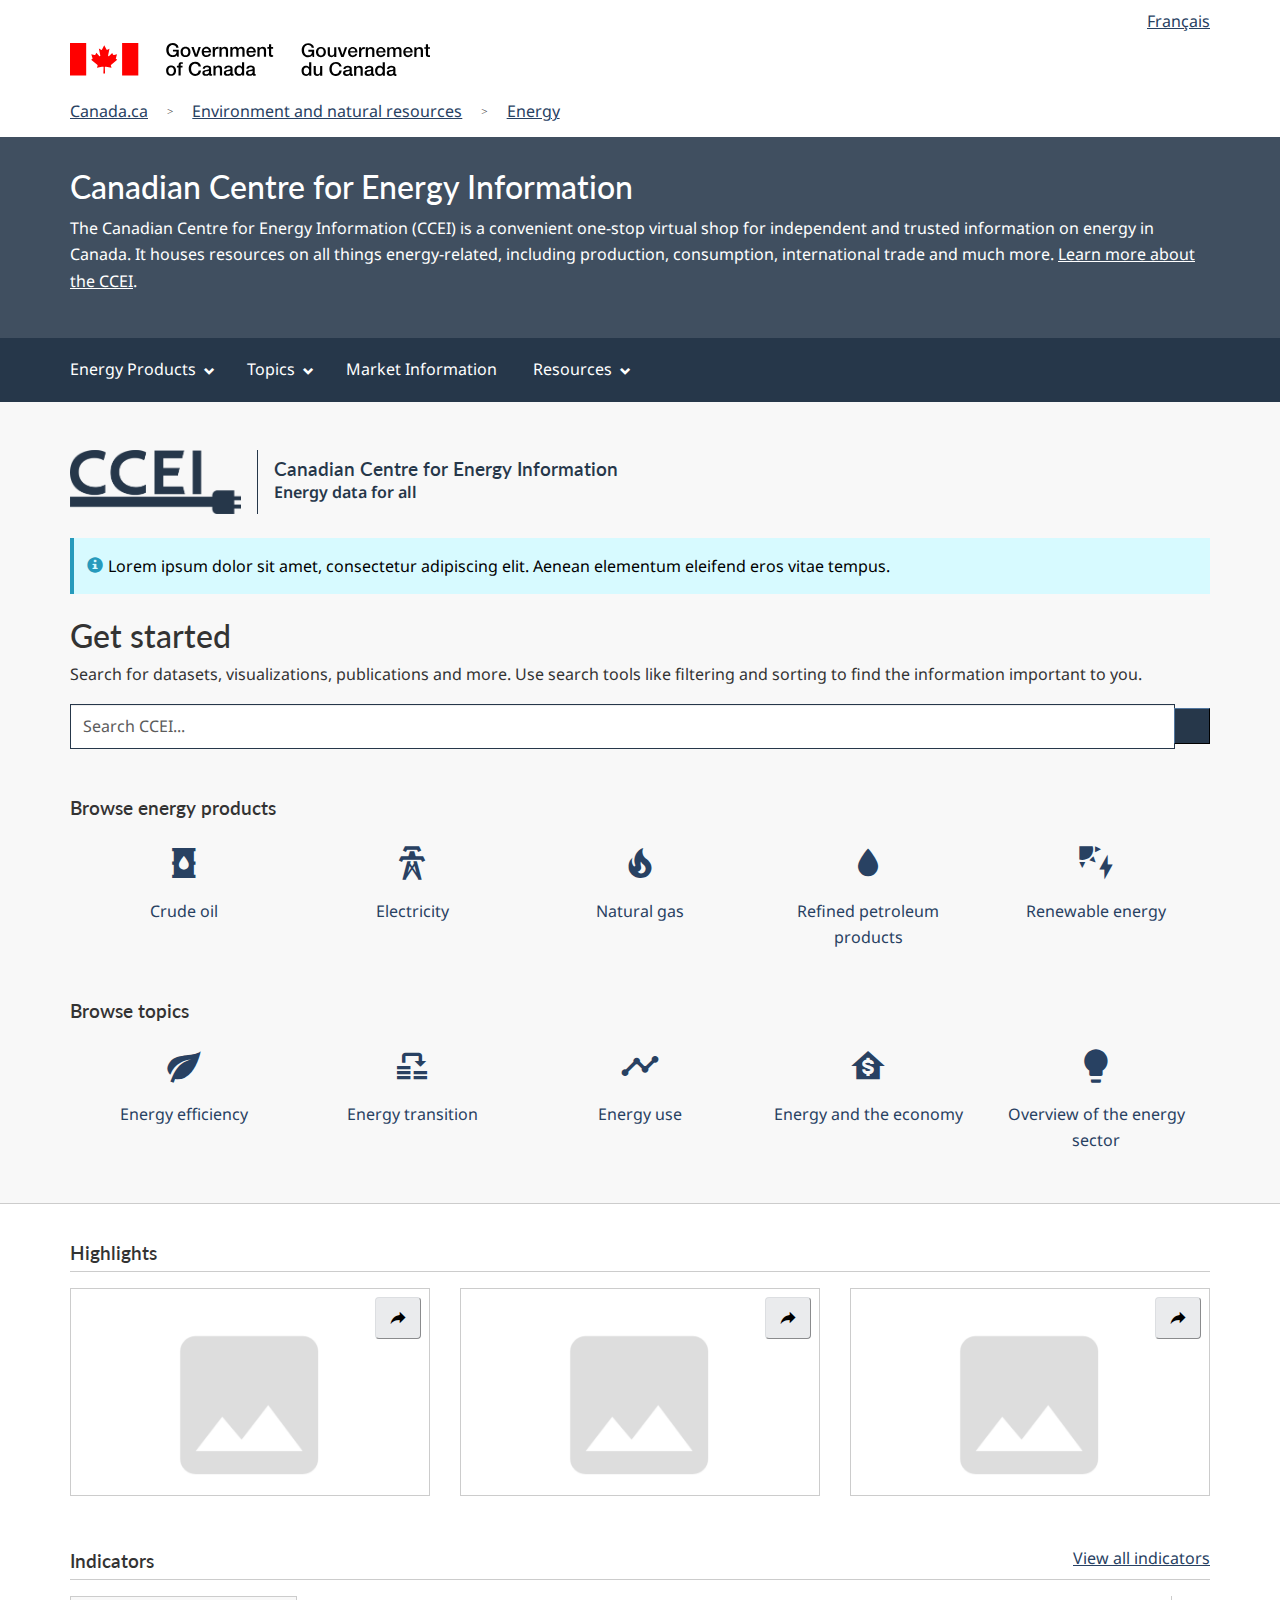
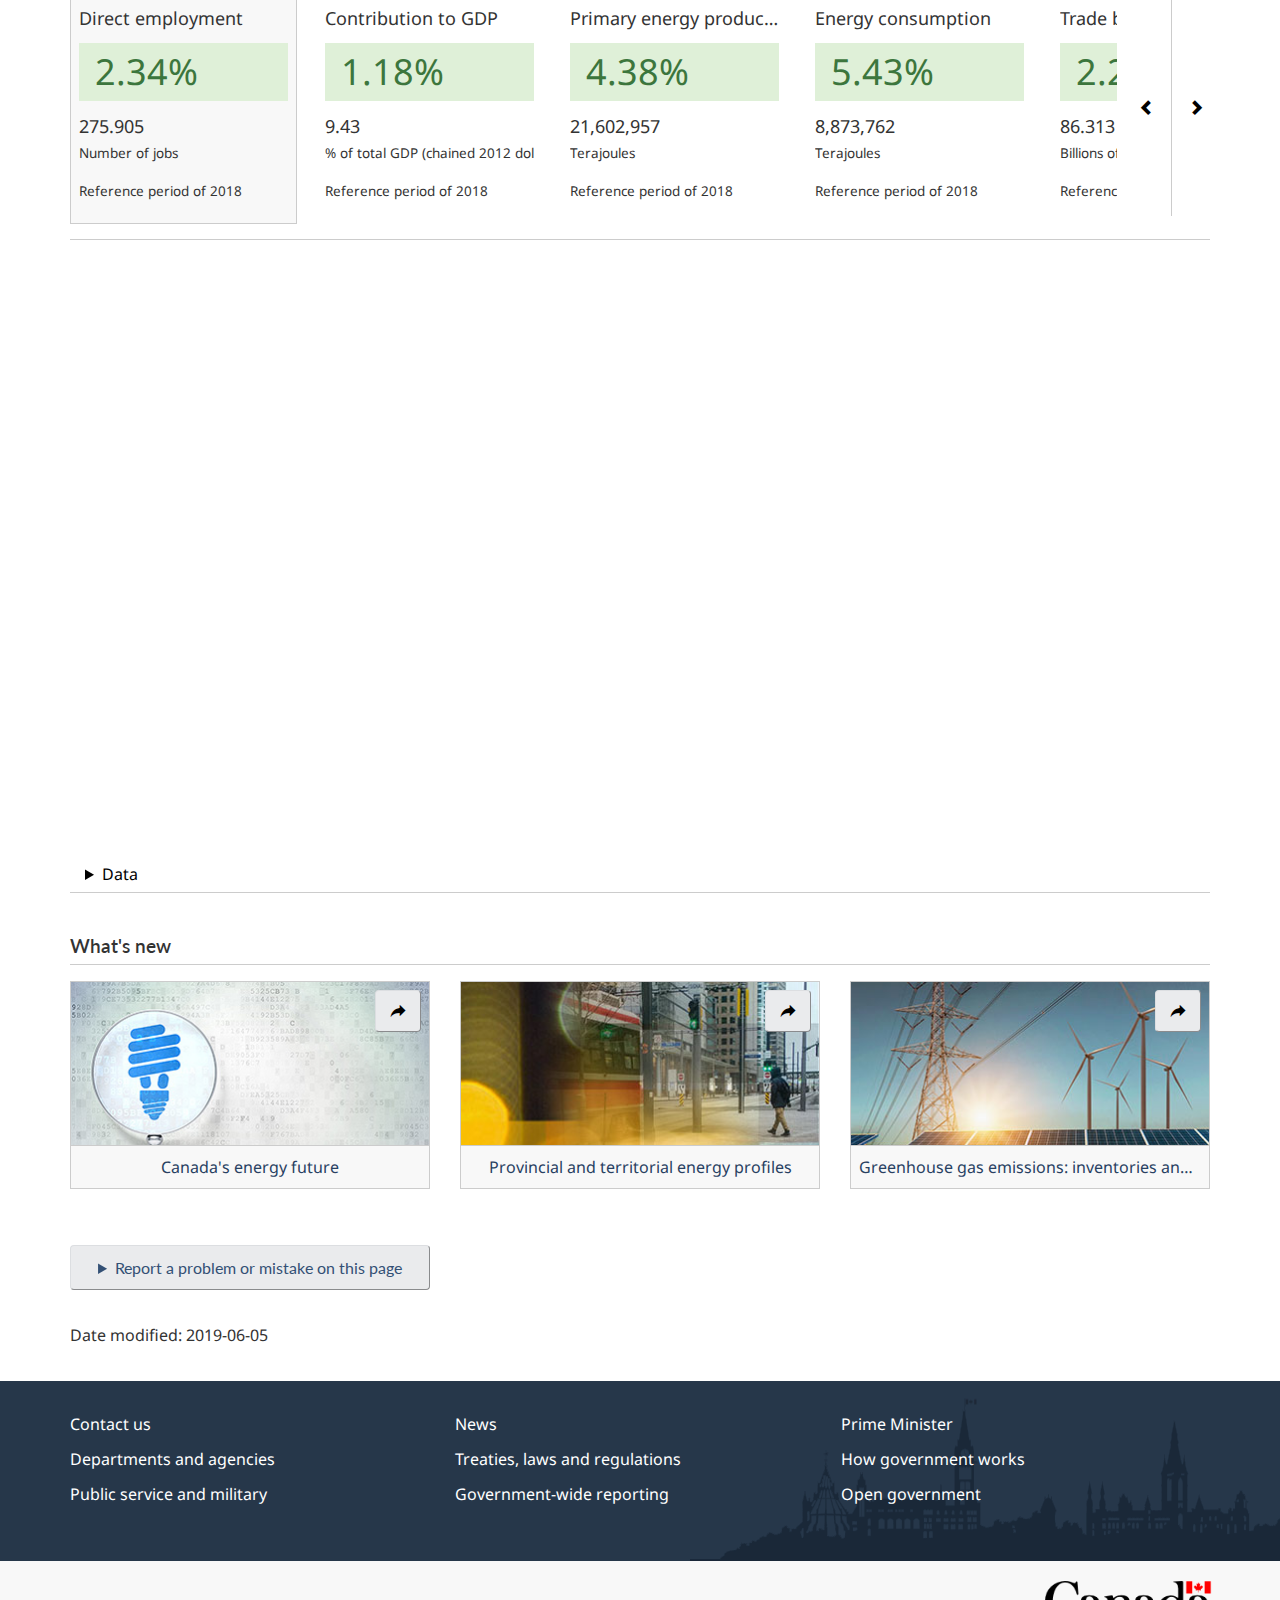
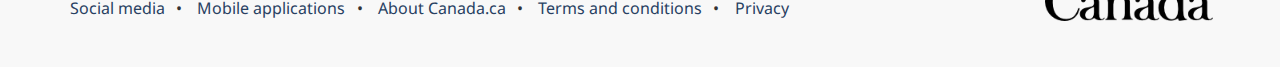
<file: public/CCEI/home-en.html>
<!DOCTYPE html>
<!--[if lt IE 9]><html class="no-js lt-ie9" lang="en" dir="ltr"><![endif]-->
<!--[if gt IE 8]><!-->
<html class="no-js" lang="en" dir="ltr">
<!--<![endif]-->

<head>
  <meta charset="utf-8">
  <!-- Web Experience Toolkit (WET) / Boîte à outils de l'expérience Web (BOEW)
		wet-boew.github.io/wet-boew/License-en.html / wet-boew.github.io/wet-boew/Licence-fr.html -->
  <title>Home - Canadian Centre for Energy Information - Canada.ca
  </title>
  <meta content="width=device-width,initial-scale=1" name="viewport">
  <meta name="description"
    content="Web Experience Toolkit (WET) includes reusable components for building and maintaining innovative Web sites that are accessible, usable, and interoperable. These reusable components are open source software and free for use by departments and external Web communities">
  <!--[if gte IE 9 | !IE ]><!-->
  <link href="../assets/favicon.ico" rel="icon" type="image/x-icon">
  <link rel="stylesheet" href="https://use.fontawesome.com/releases/v5.8.1/css/all.css"
    integrity="sha384-50oBUHEmvpQ+1lW4y57PTFmhCaXp0ML5d60M1M7uH2+nqUivzIebhndOJK28anvf" crossorigin="anonymous">
  <link rel="stylesheet" href="../css/theme.min.css">
  <link rel="stylesheet" href="../css/material-design-icons/css/materialdesignicons.min.css">
  <!--<![endif]-->
  <!--[if lt IE 9]>
		<link href="../assets/favicon.ico" rel="shortcut icon" />
		
		<link rel="stylesheet" href="../css/ie8-theme.min.css" />
		<script src="https://ajax.googleapis.com/ajax/libs/jquery/1.12.4/jquery.js"></script>
		<script src="../js/ie8-wet-boew.min.js"></script>
		<![endif]-->
  <!--[if lte IE 9]>
  <![endif]-->
  <link rel="stylesheet" href="../css/CCEI/utils.css">
  <link rel="stylesheet" href="../css/CCEI/global.css">
  <noscript>
    <link rel="stylesheet" href="../css/noscript.min.css" />
  </noscript>
</head>

<body class="home page-type-nav" vocab="http://schema.org/" typeof="WebPage">
  <nav>
    <ul id="wb-tphp">
      <li class="wb-slc">
        <a class="wb-sl" href="#wb-cont">Skip to main content</a>
      </li>
      <li class="wb-slc">
        <a class="wb-sl" href="#wb-info">Skip to "About government"</a>
      </li>
    </ul>
  </nav>
  <header>
    <div id="wb-bnr" class="container">
      <section id="wb-lng" class="text-right">
        <h2 class="wb-inv">Language selection</h2>
        <ul class="list-inline margin-bottom-none">
          <li>
            <a lang="fr" hreflang="fr" href="home-fr.html">Français</a>
          </li>
        </ul>
      </section>
      <div class="row">
        <div class="brand col-xs-5 col-md-4" property="publisher" typeof="GovernmentOrganization">
          <a href="https://www.canada.ca/en.html" property="url">
            <img src="../assets/sig-blk-en.svg" alt="" property="logo">
            <span class="wb-inv" property="name"> Government of Canada /
              <span lang="fr">Gouvernement du Canada</span>
            </span>
          </a>
          <meta property="areaServed" typeof="Country" content="Canada">
          <link property="logo" href="../assets/wmms-blk.svg">
        </div>
        <!-- <section id="wb-srch" class="col-lg-8 text-right">
          <h2>Search</h2>
          <form action="#" method="post" name="cse-search-box" role="search" class="form-inline">
            <div class="form-group">
              <label for="wb-srch-q" class="wb-inv">Search Canada.ca</label>
              <input id="wb-srch-q" list="wb-srch-q-ac" class="wb-srch-q form-control" name="q" type="search" value=""
                size="34" maxlength="170" placeholder="Search Canada.ca">
              <datalist id="wb-srch-q-ac">
              </datalist>
            </div>
            <div class="form-group submit">
              <button type="submit" id="wb-srch-sub" class="btn btn-primary btn-small" name="wb-srch-sub">
                <span class="glyphicon-search glyphicon"></span>
                <span class="wb-inv">Search</span>
              </button>
            </div>
          </form>
        </section> -->
      </div>
    </div>
    <nav id="wb-bc" property="breadcrumb">
      <h2 class="wb-inv">You are here:</h2>
      <div class="container">
        <ol class="breadcrumb pl-0">
          <li>
            <a href='https://www.canada.ca/en.html'>Canada.ca</a>
          </li>
          <li>
            <a href='https://www.canada.ca/en/services/environment.html'>Environment and natural resources</a>
          </li>
          <li>
            <a href='https://www.canada.ca/en/services/environment/energy.html'>Energy</a>
          </li>
        </ol>
      </div>
    </nav>
  </header>
  <main property="mainContentOfPage" typeof="WebPageElement">
    <div id="ccei-welcome-banner">
      <div class="container">
        <span class="h1">Canadian Centre for Energy Information</span>
        <p class="">The Canadian Centre for Energy Information (CCEI) is a convenient one-stop virtual shop for
          independent and trusted information on energy in Canada. It houses resources on all things energy-related,
          including production, consumption, international trade and much more. <a href="./contact-en.html">Learn more about the CCEI</a>.
        </p> 
      </div> 
    </div>
    <div id="wb-bar">
      <div class="container">
        <section class="wb-mb-links col-xs-12" id="wb-glb-mn" hidden>
          <h2>Search and menus</h2>
          <ul class="pnl-btn list-inline text-right">
            <li>
              <a href="#mb-pnl" title="Search and menus" aria-controls="mb-pnl"
                class="overlay-lnk btn btn-sm btn-default" role="button">
                <span class="glyphicon glyphicon-search">
                  <span class="glyphicon glyphicon-th-list">
                    <span class="wb-inv">Search and menus</span>
                  </span>
                </span>
              </a>
            </li>
          </ul>
          <div id="mb-pnl"></div>
        </section>
      </div>
    </div>
    <div id="header">
      <div class="container">
        <nav role="navigation" id="wb-sm" data-ajax-fetch="../ajax/CCEI-menu.html" data-trgt="mb-pnl"
          class="wb-menu height-100" typeof="SiteNavigationElement">
          <div class="nvbar">
            <h2>Topics menu</h2>
            <ul class="list-inline menu">
              <li>
                <a href="#">Energy Products</a>
              </li>
              <li>
                <a href="#">Market Information</a>
              </li>
              <li>
                <a href="#">Tools</a>
              </li>
            </ul>
          </div>
        </nav>
      </div>
    </div>
    <div id="subheader">
      <div class="container">
        <div class="ccei-logo display-flex flex-align-center">
          <img src="../assets/CCEI/CCEI_Logo_Blue.png" alt="" />
          <div class="slogan-container">
            <span class="h3 my-0">Canadian Centre for Energy Information</span>
            <span>Energy data for all</span>
          </div>
        </div>            
        <div class="alert alert-info mb-3">
          <span>Lorem ipsum dolor sit amet, consectetur adipiscing elit. Aenean elementum eleifend eros vitae tempus.</span>
       </div>
      </div>
    </div>
    <section class="pb-4 bg-grey brdr-b-grey">
      <div class="container">
        <h1 id="wb-cont" class="py-0 mt-0 mb-1">Get started</h1>
        <p class="mb-2">Search for datasets, visualizations, publications and more. Use search tools
          like filtering and sorting to find the
          information important to you.</p>
        <form action="../CCEI/search-en.html" name="ccei-search" role="search">
          <label for="search" class="wb-inv">Search CCEI</label>
          <div id="srch-bar" class="input-group mb-2">
            <input id="search" type="text" class="form-control" placeholder="Search CCEI..." />
            <span class="input-group-btn">
              <button id="search-sub" class="btn btn-primary" type="submit">
                <i class="fas fa-search">
                  <span class="wb-inv">Search</span>
                </i>
              </button>
            </span>
          </div>
        </form>
        <section class="mt-6">
          <h2 class="mt-0 mb-2 h3">Browse energy products</h2>
          <div class="wb-eqht display-flex flex-wrap">
            <div class="topic-cntr">
              <a href="./subject-en.html" class="topic-lnk">
                <i class="mdi mdi-barrel"></i>
                <span>Crude oil</span>
              </a>
            </div>
            <div class="topic-cntr">
              <a href="./subject-en.html" class="topic-lnk">
                <i class="mdi mdi-transmission-tower"></i>
                <span>Electricity</span>
              </a>
            </div>
            <div class="topic-cntr">
              <a href="./subject-en.html" class="topic-lnk">
                <i class="mdi mdi-fire"></i>
                <span>Natural gas</span>
              </a>
            </div>
            <div class="topic-cntr">
              <a href="./subject-en.html" class="topic-lnk">
                <i class="mdi mdi-water"></i>
                <span>Refined petroleum products
                </span>
              </a>
            </div>
            <div class="topic-cntr">
              <a href="./subject-en.html" class="topic-lnk">
                <i class="mdi mdi-solar-power"></i>
                <span>Renewable energy
                </span>
              </a>
            </div>
          </div>
          <h2 class="mb-2 h3">Browse topics</h2>
          <div class="wb-eqht display-flex flex-wrap">
            <div class="topic-cntr">
              <a href="./subject-en.html" class="topic-lnk">
                <i class="mdi mdi-leaf"></i>
                <span>Energy efficiency</span>
              </a>
            </div>
            <div class="topic-cntr">
              <a href="./subject-en.html" class="topic-lnk">
                <i class="mdi mdi-transfer"></i>
                <span>Energy transition
                </span>
              </a>
            </div>
            <div class="topic-cntr">
              <a href="./subject-en.html" class="topic-lnk">
                <i class="mdi mdi-chart-timeline-variant"></i>
                <span>Energy use</span>
              </a>
            </div>
            <div class="topic-cntr">
              <a href="./subject-en.html" class="topic-lnk">
                <i class="mdi mdi-home-currency-usd"></i>
                <span>Energy and the economy
                </span>
              </a>
            </div>
            <div class="topic-cntr">
              <a href="./subject-en.html" class="topic-lnk">
                <i class="mdi mdi-lightbulb"></i>
                <span>Overview of the energy sector</span>
              </a>
            </div>
          </div>
        </section>
      </div>
    </section>
    <section>
      <div class="container">
        <h2 class="mb-0">Highlights</h2>
        <hr class="mt-1 mb-2" />
        <div class="row">
          <div class="col-sm-6 col-md-4 mb-2">
            <div class="highlight-card">
              <a href="./highlight-en.html">
                <img src="../assets/CCEI/image-placeholder.png" alt="">
                <span class="wb-inv">View [Highlight title]</span>
              </a>
              <a class="btn btn-default btn-share" href="mailto:">
                <span class="wb-inv">Share [Highlight title] link
                </span>
                <i class="mdi mdi-share"></i>
              </a>
            </div>
          </div>
          <div class="col-sm-6 col-md-4 mb-2">
            <div class="highlight-card">
              <a href="./highlight-en.html">
                <img src="../assets/CCEI/image-placeholder.png" alt="">
                <span class="wb-inv">View [Highlight title]</span>
              </a>
              <a class="btn btn-default btn-share" href="mailto:">
                <span class="wb-inv">Share [Highlight title] link</span>
                <i class="mdi mdi-share"></i>
              </a>
            </div>
          </div>
          <div class="col-sm-6 col-md-4 mb-2">
            <div class="highlight-card">
              <a href="./highlight-en.html">
                <img src="../assets/CCEI/image-placeholder.png" alt="">
                <span class="wb-inv">View [Highlight title]
                </span>
              </a>
              <a class="btn btn-default btn-share" href="mailto:">
                <span class="wb-inv">Share [Highlight title] link
                </span>
                <i class="mdi mdi-share"></i>
              </a>
            </div>
          </div>
        </div>
      </div>
    </section>
    <section>
      <div class="container">
        <div class="display-flex flex-justify-spc-btwn flex-align-end">
          <h2 class="mb-0">Indicators</h2>
          <a href="./indicators-en.html">View all indicators</a>
        </div>
        <hr class="mt-1 mb-2" />
        <div class="wb-tabs carousel-s3 indicators-carousel">
          <ul role="tablist">
            <li class="active">
              <a href="#panel1">Tab 1</a>
            </li>
            <li>
              <a href="#panel2">Tab 2</a>
            </li>
            <li>
              <a href="#panel3">Tab 3</a>
            </li>
            <li>
              <a href="#panel4">Tab 4</a>
            </li>
            <li>
              <a href="#panel5">Tab 5</a>
            </li>
          </ul>
          <div class="tabpanels">
            <div role="tabpanel" id="panel1" class="in">
              <div class="indicator-card">
                <p>Direct employment</p>
                <div class="indicator up">2.34%
                  <i class="fas fa-caret-up fa-xs"><span class="wb-inv">increase</span></i>
                </div>
                <p>275.905
                  <span class="small">Number of jobs</span>
                </p>
                <p class="small">Reference period of 2018</p>
              </div>
            </div>
            <div role="tabpanel" id="panel2" class="out">
              <div class="indicator-card">
                <p>Contribution to GDP</p>
                <div class="indicator up">1.18%
                  <i class="fas fa-caret-up fa-xs"><span class="wb-inv">increase</span></i>
                </div>
                <p>9.43
                  <span class="small">% of total GDP (chained 2012 dollars)</span>
                </p>
                <p class="small">Reference period of 2018</p>
              </div>
            </div>
            <div role="tabpanel" id="panel3" class="out">
              <div class="indicator-card">
                <p>Primary energy production</p>
                <div class="indicator up">4.38%
                  <i class="fas fa-caret-up fa-xs"><span class="wb-inv">increase</span></i>
                </div>
                <p>21,602,957
                  <span class="small">Terajoules</span>
                </p>
                <p class="small">Reference period of 2018</p>
              </div>
            </div>
            <div role="tabpanel" id="panel4" class="out">
              <div class="indicator-card">
                <p>Energy consumption</p>
                <div class="indicator up">5.43%
                  <i class="fas fa-caret-up fa-xs"><span class="wb-inv">increase</span></i>
                </div>
                <p>8,873,762
                  <span class="small">Terajoules</span>
                </p>
                <p class="small">Reference period of 2018</p>
              </div>
            </div>
            <div role="tabpanel" id="panel5" class="out">
              <div class="indicator-card">
                <p>Trade balance</p>
                <div class="indicator up">2.24%
                  <i class="fas fa-caret-up fa-xs"><span class="wb-inv">increase</span></i>
                </div>
                <p>86.313
                  <span class="small">Billions of dollars</span>
                </p>
                <p class="small">Reference period of 2019</p>
              </div>
            </div>
          </div>
        </div>
        <hr />
        <div class="text-center">
          <a href="#a1-data" class="wb-inv wb-show-onfocus wb-sl">Skip the interactive features and go directly to the
            data tables.</a>
        </div>
        <div class="wb-inv">Start of visual interactive dashboard</div>
        <div class="resp-container">
          <iframe class="resp-iframe" src="https://dv-vd.cloud.statcan.ca/CCEI-Overview_en"></iframe>
        </div>
        <div class="wb-inv">End of visual interactive dashboard</div>
        <details class="desc">
          <summary class="desc">Data</summary>
          <p id="a1-data" class="mrgn-bttm-0">The data used to create this interactive web application is from the
            following listed data tables: </p>
          <ul>
            <li>
              <a href="https://www150.statcan.gc.ca/t1/tbl1/en/tv.action?pid=3610048001">Table 36-10-0480-01 Labour
                productivity and related measures by business sector industry and by non-commercial activity consistent
                with the industry accounts</a>
            </li>
          </ul>
        </details>
      </div>
    </section>
    <section>
      <div class="container">
        <h2 class="mb-0">What's new</h2>
        <hr class="mt-1 mb-2" />
        <div class="row">
          <div class="col-sm-6 col-md-4 mb-2">
            <div class="publication-card">
              <a href="#">
                <img src="../assets/CCEI/subject-energy-inventory.jpg" alt="" />
                <p class="publication-text">Canada's energy future</p>
              </a>
              <a class="btn btn-default btn-share" href="mailto:">
                <span class="wb-inv">Share Canada's energy future link</span>
                <i class="mdi mdi-share"></i>
              </a>
            </div>
          </div>
          <div class="col-sm-6 col-md-4 mb-2">
            <div class="publication-card">
              <a href="#">
                <img src="../assets/CCEI/topic-energy-profiles.jpg" alt="" />
                <p class="publication-text">Provincial and territorial energy profiles</p>
              </a>
              <a class="btn btn-default btn-share" href="mailto:">
                <span class="wb-inv">Share Provincial and territorial energy profiles link</span>
                <i class="mdi mdi-share"></i>
              </a>
            </div>
          </div>
          <div class="col-sm-6 col-md-4 mb-2">
            <div class="publication-card">
              <a href="#">
                <img src="../assets/CCEI/topic-energy-ghg.jpg" alt="" />
                <p class="publication-text">Greenhouse gas emissions: inventories and reporting</p>
              </a>
              <a class="btn btn-default btn-share" href="mailto:">
                <span class="wb-inv">Share Greenhouse gas emissions: inventories and reporting link</span>
                <i class="mdi mdi-share"></i>
              </a>
            </div>
          </div>
        </div>
      </div>
    </section>
    <div class="container">
      <div class="pagedetails">
        <div class="row">
          <div class="col-sm-6 col-md-5 col-lg-4">
            <details class="brdr-0">
              <summary class="btn btn-default text-center">Report a problem or mistake on this page</summary>
              <div class="well row">
                <div class="gc-rprt-prblm">
                  <div class="gc-rprt-prblm-frm gc-rprt-prblm-tggl" id="wb-auto-5">
                    <form action="#">
                      <fieldset>
                        <legend>
                          <span class="field-name">Please select all that apply: </span>
                        </legend>
                        <div class="checkbox">
                          <label for="problem1">
                            <input type="checkbox" data-reveal="#broken" name="problem" value="Something is broken"
                              id="problem1">Something is broken</label>
                        </div>
                        <div class="form-group hide" id="broken">
                          <label for="problem1-detail">Provide more details (optional):</label>
                          <input type="text" class="form-control full-width" id="problem1-detail">
                        </div>
                        <div class="checkbox">
                          <label for="problem2">
                            <input type="checkbox" data-reveal="#spelling" name="problem"
                              value="It has spelling or grammar mistakes" id="problem2">The page has spelling or grammar
                            mistakes
                          </label>
                        </div>
                        <div class="form-group hide" id="spelling">
                          <label for="problem2-detail">Provide more details (optional):</label>
                          <input type="text" class="form-control full-width" id="problem2-detail">
                        </div>
                        <div class="checkbox">
                          <label for="problem3">
                            <input type="checkbox" data-reveal="#wrong" name="problem" value="The information is wrong"
                              id="problem3">The information is wrong</label>
                        </div>
                        <div class="form-group hide" id="wrong">
                          <label for="problem3-detail">Provide more details (optional):</label>
                          <input type="text" class="form-control full-width" id="problem3-detail">
                        </div>
                        <div class="checkbox">
                          <label for="problem4">
                            <input type="checkbox" data-reveal="#outdated" name="problem"
                              value="The information is outdated" id="problem4">The information is outdated</label>
                        </div>
                        <div class="form-group hide" id="outdated">
                          <label for="problem4-detail">Provide more details (optional):</label>
                          <input type="text" class="form-control full-width" id="problem4-detail">
                        </div>
                        <div class="checkbox">
                          <label for="problem5">
                            <input type="checkbox" data-reveal="#find" name="problem"
                              value="I can’t find what I’m looking for" id="problem5">I can’t find what I’m looking for
                          </label>
                        </div>
                        <div class="form-group hide" id="find">
                          <label for="problem5-detail">Describe what you’re looking for (optional):</label>
                          <input type="text" class="form-control full-width" id="problem5-detail">
                        </div>
                        <div class="checkbox">
                          <label for="problem6">
                            <input type="checkbox" data-reveal="#confusing" name="problem" value="It’s confusing"
                              id="problem6">Other</label>
                        </div>
                        <div class="form-group hide" id="confusing">
                          <label for="problem6-detail">Provide more details (optional):</label>
                          <input type="text" class="form-control full-width" id="problem6-detail">
                        </div>
                      </fieldset>
                      <button type="submit" class="btn btn-primary wb-toggle wb-init wb-toggle-inited"
                        data-toggle="{&quot;stateOff&quot;: &quot;hide&quot;, &quot;stateOn&quot;: &quot;show&quot;, &quot;selector&quot;: &quot;.gc-rprt-prblm-tggl&quot;}"
                        aria-controls="wb-auto-5 wb-auto-6">Submit</button>
                    </form>
                  </div>
                  <div class="gc-rprt-prblm-thnk gc-rprt-prblm-tggl hide" id="wb-auto-6">
                    <h3>Thank you for your help!</h3>
                    <p>You will not receive a reply. For enquiries, please
                      <a href="https://www.canada.ca/en/contact.html">contact us</a>.</p>
                  </div>
                </div>
              </div>
            </details>
          </div>
        </div>
        <dl id="wb-dtmd">
          <dt>Date modified: </dt>
          <dd>
            <time property="dateModified">
              2019-06-05</time>
          </dd>
        </dl>
      </div>
    </div>
  </main>
  <footer id="wb-info">
    <div class="landscape">
      <nav class="container wb-navcurr">
        <h2 class="wb-inv">About government</h2>
        <ul class="list-unstyled colcount-sm-2 colcount-md-3">
          <li>
            <a href="./contact-en.html">Contact us</a>
          </li>
          <li>
            <a href="https://www.canada.ca/en/government/dept.html">Departments and agencies</a>
          </li>
          <li>
            <a href="https://www.canada.ca/en/government/publicservice.html">Public service and military</a>
          </li>
          <li>
            <a href="http://news.gc.ca/">News</a>
          </li>
          <li>
            <a href="https://www.canada.ca/en/government/system/laws.html">Treaties, laws and regulations</a>
          </li>
          <li>
            <a href="https://www.canada.ca/en/transparency/reporting.html">Government-wide reporting</a>
          </li>
          <li>
            <a href="http://pm.gc.ca/eng">Prime Minister</a>
          </li>
          <li>
            <a href="https://www.canada.ca/en/government/system.html">How government works</a>
          </li>
          <li>
            <a href="http://open.canada.ca/en/">Open government</a>
          </li>
        </ul>
      </nav>
    </div>
    <div class="brand">
      <div class="container">
        <div class="row">
          <nav class="col-md-9 col-lg-10 ftr-urlt-lnk">
            <h2 class="wb-inv">About this site</h2>
            <ul>
              <li>
                <a href="https://www.canada.ca/en/social.html">Social media</a>
              </li>
              <li>
                <a href="https://www.canada.ca/en/mobile.html">Mobile applications</a>
              </li>
              <li>
                <a href="https://www1.canada.ca/en/newsite.html">About Canada.ca</a>
              </li>
              <li>
                <a href="https://www.canada.ca/en/transparency/terms.html">Terms and conditions</a>
              </li>
              <li>
                <a href="https://www.canada.ca/en/transparency/privacy.html">Privacy</a>
              </li>
            </ul>
          </nav>
          <div class="col-xs-6 visible-sm visible-xs tofpg">
            <a href="#wb-cont">Top of Page
              <span class="glyphicon glyphicon-chevron-up"></span>
            </a>
          </div>
          <div class="col-xs-6 col-md-2 text-right">
            <img src="../assets/wmms-blk.png" alt="Symbol of the Government of Canada">
          </div>
        </div>
      </div>
    </div>
  </footer>
  <!--[if gte IE 9 | !IE ]><!-->
  <script src="https://ajax.googleapis.com/ajax/libs/jquery/2.2.4/jquery.js"></script>
  <script src="../js/wet-boew.min.js"></script>
  <!--<![endif]-->
  <!--[if lt IE 9]>
		<script src="../js/ie8-wet-boew2.min.js"></script>
		
		<![endif]-->
  <script src="../js/theme.min.js"></script>
  <script src="../js/CCEI/scripts.js"></script>
</body>

</html>
</file>
<file: public/css/CCEI/utils.css>
/*** PADDING ***/
.p-0{
  padding: 0px !important;
}
.p-1{
  padding: 8px !important;
}
.p-2{
  padding: 16px !important;
}
.p-3{
  padding: 24px !important;
}
.p-4{
  padding: 32px !important;
}
.p-5{
  padding: 40px !important;
}

/* PADDING LEFT/RIGHT */
.px-0 {
  padding-left: 0px !important;
  padding-right: 0px !important;
}
.px-1 {
  padding-left: 8px !important;
  padding-right: 8px !important;
}
.px-2 {
  padding-left: 16px !important;
  padding-right: 16px !important;
}
.px-3 {
  padding-left: 24px !important;
  padding-right: 24px !important;
}
.px-4 {
  padding-left: 32px !important;
  padding-right: 32px !important;
}
.px-5 {
  padding-left: 40px !important;
  padding-right: 40px !important;
}

/* PADDING TOP/BOTTOM */
.py-0{
  padding-top: 0px !important;
  padding-bottom: 0px !important;
}
.py-1{
  padding-top: 8px !important;
  padding-bottom: 8px !important;
}
.py-2{
  padding-top: 16px !important;
  padding-bottom: 16px !important;
}
.py-3{
  padding-top: 24px !important;
  padding-bottom: 24px !important;
}
.py-4{
  padding-top: 32px !important;
  padding-bottom: 32px !important;
}
.py-5{
  padding-top: 40px !important;
  padding-bottom: 40px !important;
}

/* PADDING LEFT */
.pl-0{
  padding-left: 0px !important;
}
.pl-1{
  padding-left: 8px !important;
}
.pl-2{
  padding-left: 16px !important;
}
.pl-3{
  padding-left: 24px !important;
}
.pl-4{
  padding-left: 32px !important;
}
.pl-5{
  padding-left: 40px !important;
}

/* PADDING TOP */
.pt-0{
  padding-top: 0px !important;
}
.pt-1{
  padding-top: 8px !important;
}
.pt-2{
  padding-top: 16px !important;
}
.pt-3{
  padding-top: 24px !important;
}
.pt-4{
  padding-top: 32px !important;
}
.pt-5{
  padding-top: 40px !important;
}

/* PADDING RIGHT */
.pr-0{
  padding-right: 0px !important;
}
.pr-1{
  padding-right: 8px !important;
}
.pr-2{
  padding-right: 16px !important;
}
.pr-3{
  padding-right: 24px !important;
}
.pr-4{
  padding-right: 32px !important;
}
.pr-5{
  padding-right: 40px !important;
}

/* PADDING BOTTOM */
.pb-0{
  padding-bottom: 0px !important;
}
.pb-1{
  padding-bottom: 8px !important;
}
.pb-2{
  padding-bottom: 16px !important;
}
.pb-3{
  padding-bottom: 24px !important;
}
.pb-4{
  padding-bottom: 32px !important;
}
.pb-5{
  padding-bottom: 40px !important;
}


/*** MARGIN ***/
.m-0{
  margin: 0px !important;
}
.m-1{
  margin: 8px !important;
}
.m-2{
  margin: 16px !important;
}
.m-3{
  margin: 24px !important;
}
.m-4{
  margin: 32px !important;
}
.m-5{
  margin: 40px !important;
}

/* MARGIN LEFT/RIGHT */
.mx-0{
  margin-left: 0px !important;
  margin-right: 0px !important;
}
.mx-1{
  margin-left: 8px !important;
  margin-right: 8px !important;
}
.mx-2{
  margin-left: 16px !important;
  margin-right: 16px !important;
}
.mx-3{
  margin-left: 24px !important;
  margin-right: 24px !important;
}
.mx-4{
  margin-left: 32px !important;
  margin-right: 32px !important;
}
.mx-5{
  margin-left: 40px !important;
  margin-right: 40px !important;
}
.mx-auto{
  margin-left: auto;
  margin-right: auto;
}

/* MARGIN TOP/BOTTOM */
.my-0{
  margin-top: 0px !important;
  margin-bottom: 0px !important;
}
.my-1{
  margin-top: 8px !important;
  margin-bottom: 8px !important;
}
.my-2{
  margin-top: 16px !important;
  margin-bottom: 16px !important;
}
.my-3{
  margin-top: 24px !important;
  margin-bottom: 24px !important;
}
.my-4{
  margin-top: 32px !important;
  margin-bottom: 32px !important;
}
.my-5{
  margin-top: 40px !important;
  margin-bottom: 40px !important;
}
.my-auto{
  margin-top: auto;
  margin-bottom: auto;
}

/* MARGIN LEFT */
.ml-0{
  margin-left: 0px !important;
}
.ml-1{
  margin-left: 8px !important;
}
.ml-2{
  margin-left: 16px !important;
}
.ml-3{
  margin-left: 24px !important;
}
.ml-4{
  margin-left: 32px !important;
}
.ml-5{
  margin-left: 40px !important;
}
.ml-auto{
  margin-left: auto;
}

/* MARGIN TOP */
.mt-0{
  margin-top: 0px !important;
}
.mt-1{
  margin-top: 8px !important;
}
.mt-2{
  margin-top: 16px !important;
}
.mt-3{
  margin-top: 24px !important;
}
.mt-4{
  margin-top: 32px !important;
}
.mt-5{
  margin-top: 40px !important;
}
.mt-6{
  margin-top: 48px !important;
}
.mt-auto{
  margin-top: auto;
}

/* MARGIN RIGHT */
.mr-0{
  margin-right: 0px !important;
}
.mr-1{
  margin-right: 8px !important;
}
.mr-2{
  margin-right: 16px !important;
}
.mr-3{
  margin-right: 24px !important;
}
.mr-4{
  margin-right: 32px !important;
}
.mr-5{
  margin-right: 40px !important;
}
.mr-auto{
  margin-right: auto;
}

/* MARGIN BOTTOM */
.mb-0{
  margin-bottom: 0px !important;
}
.mb-1{
  margin-bottom: 8px !important;
}
.mb-2{
  margin-bottom: 16px !important;
}
.mb-3{
  margin-bottom: 24px !important;
}
.mb-4{
  margin-bottom: 32px !important;
}
.mb-5{
  margin-bottom: 40px !important;
}
.mb-auto{
  margin-bottom: auto;
}


/*** FLEXBOX ***/
.display-flex {
  display: flex;
}
.flex-row {
  flex-direction: row;
}
.flex-row-rev {
  flex-direction: row-reverse;
}
.flex-col {
  flex-direction: column;
}
.flex-col-rev {
  flex-direction: column-reverse;
}
.flex-justify-start {
  justify-content: flex-start;
}
.flex-justify-center {
  justify-content: center;
}
.flex-justify-end {
  justify-content: flex-end;
}
.flex-justify-spc-btwn {
  justify-content: space-between;
}
.flex-justify-spc-arnd {
  justify-content: space-around;
}
.flex-justify-spc-even {
  justify-content: space-evenly;
}
.flex-align-start {
  align-items: flex-start;
}
.flex-align-center {
  align-items: center;
}
.flex-align-end {
  align-items: flex-end;
}
.flex-align-baseline{
  align-items: baseline;
}
.flex-wrap {
  flex-wrap: wrap;
}

/*** DISPLAY ***/
.display-table {
  display: table;
}
.display-table-row {
  display: table-row;
}
.display-table-cell {
  display: table-cell;
}

/*** WIDTH ***/
.width-5 {
  width: 5% !important; }

.width-10 {
  width: 10% !important; }

.width-15 {
  width: 15% !important; }

.width-20 {
  width: 20% !important; }

.width-25 {
  width: 25% !important; }

.width-30 {
  width: 30% !important; }

.width-35 {
  width: 35% !important; }

.width-40 {
  width: 40% !important; }

.width-45 {
  width: 45% !important; }

.width-50 {
  width: 50% !important; }

.width-55 {
  width: 55% !important; }

.width-60 {
  width: 60% !important; }

.width-65 {
  width: 65% !important; }

.width-70 {
  width: 70% !important; }

.width-75 {
  width: 75% !important; }

.width-80 {
  width: 80% !important; }

.width-85 {
  width: 85% !important; }

.width-90 {
  width: 90% !important; }

.width-95 {
  width: 95% !important; }

.width-100 {
  width: 100% !important; }

/*** HEIGHT ***/
.height-100 {
  height: 100%;
}

/*** COLUMNS ***/
.row.display-flex {
   display: flex;
   flex-wrap: wrap;
}
.row.display-flex > [class*='col-'] {
    flex-grow: 1;
}

/*** Z-INDEX ***/
.z-neg5{
  z-index: -5;
}
</file>
<file: public/css/CCEI/global.css>
html {
  font-size: 16px;
}
h1 {
  border-bottom: 1px solid #26374a;
  font-size: 2em;
}
.h1 {
  font-size: 2em;
  font-weight: 500;
}
h2 {
  font-size: 1.5em;
}
main {
  font-size: 1rem;
}
hr {
  border-color: #ccc;
}
#ccei-welcome-banner {
  background-color: #404f60;
  color: #fff;
  padding: 32px 0px;
}
#ccei-welcome-banner h1 {
  border-bottom: none;
  font-size: 2em;
  margin-top: 10px;
  font-weight: 500;
}
#ccei-welcome-banner p {
  max-width: 1140px;
  padding-top: 8px;
}
#ccei-welcome-banner a {
  color: white;
}
#ccei-welcome-banner a.home-lnk {
  text-decoration: none;
}
#footer,
#header {
  color: white;
}
#header {
  height: 4em;
  background-color: #26374a;
}
#header .container {
  height: 4em;
  display: flex;
  align-items: center;
}
#subheader{
  background: #f8f8f8;
}
#footer {
  padding-top: 16px;
  padding-bottom: 16px;
  background: #26374a url('../../assets/landscape.png') no-repeat right bottom;
}
#footer a {
  color: white;
  text-decoration: underline;
}
#footer i {
  font-size: 1.25em;
}
#footer button {
  background-color: white;
  color: #26374a;
}
#header-srch {
  flex-grow: 1;
  text-align: right;
}
#header-srch > button {
  background-color: transparent;
  border: none;
  font-size: 1.2em;
}
#header-srch > button:focus {
  background-color: #444444;
}
#subheader .ccei-logo {
  text-decoration: none;
  margin-top: 24px;
}
#subheader .ccei-logo>img {
  height: 64px;
  margin: 24px 0px;
  padding-right: 16px;
  border-right: 1px solid #26374a;
}
#subheader .slogan-container {
  padding-left: 16px;
}
#subheader .slogan-container>span {
  font-weight: 600;
  display: block;
  color: #26374a;
}
@media screen and (max-width: 767px) {
  #subheader .ccei-logo {
    display: block;
  }
  #subheader .ccei-logo>img {
    border: none;
    margin-bottom: 8px;
  }
  #subheader .slogan-container {
    padding: 0;
    margin-bottom: 24px;
  }
}
#srch-bar button {
  padding: 10px 14px;
}
#wb-info a {
  font-size: 1em;
}

/*** TABS ***/
.wb-tabs > .tabpanels > details,
.wb-tabs > details {
  border-bottom: none;
  border-left: none;
  border-right: none;
  border-radius: 0;
}
.wb-tabs [role="tabpanel"] {
  overflow-x: visible;
}

/*** TABLES ***/
.row-spc-1 {
  border-collapse: separate;
  border-spacing: 0 8px;
}

/*** POWER BI IFRAME ***/
.resp-container {
  position: relative;
  overflow: hidden;
  padding-top: 52%;
}
.resp-iframe {
  position: absolute;
  top: 0;
  left: 0;
  width: 100%;
  height: 100%;
  border: 0;
}

/*** CCEI MENU ***/
#wb-sm .menu {
  display: block;
  width: auto;
  text-shadow: none;
  margin-left: -16px;
}

#wb-sm .menu > li {
  display: inline-block;
  border: none;
}
#wb-sm .menu > li:last-child {
  border: none;
}
.wb-menu .sm-open .expicon {
  z-index: 0;
}
#wb-sm .sm.open {
  background-color: white;
  border: 1px solid #ccc;
  width: auto;
  min-width: 300px;
}
#wb-sm .menu > li {
  height: 100%;
}

.wb-menu .menu > li a {
  height: 100%;
  display: flex;
  align-items: center;
}
#wb-sm .sm-open li {
  padding: 8px 16px;
  border-top: 1px solid #ccc;
}
#wb-sm .sm.open li a {
  text-decoration: underline;
  color: #284162;
  display: inline-block;
}
#wb-sm .sm.open ul {
  padding: 0;
}
#wb-sm .sm.open h1,
#wb-sm .sm.open h2,
#wb-sm .sm.open h3,
#wb-sm .sm.open h4,
#wb-sm .sm.open h5,
#wb-sm .sm.open h6 {
  color: #333;
}
#wb-sm .sm.open li a:focus,
#wb-sm .sm.open li a:hover,
#wb-sm .sm.open li a.wb-navcurr {
  background: white !important;
  color: #0535d2 !important;
}
#wb-sm .menu .wb-navcurr {
  background: #26374a !important;
}
#wb-sm .menu > li a:focus,
#wb-sm .menu > li a:hover {
  background: #444 !important;
}

@media screen and (max-width: 1199px) {
  #wb-sm .menu {
    border: none;
  }
}

/*** CCEI MOBILE MENU ***/
#wb-sm .ccei-mobile-menu .menu-icon {
  font-size: 1.8em;
}
#wb-sm .ccei-mobile-menu span.glyphicon {
  display: none;
}
#wb-sm .ccei-mobile-menu .sm.open {
  padding: 0;
  border: none;
}
#wb-sm .ccei-mobile-menu .sm.open>li {
  padding: 0;
  border: none;
}
#wb-sm .sm.open li details {
  padding: 0;
}
#wb-sm .sm.open li details ul li {
  padding: 8px 16px;
  border-top: 1px solid #ccc;
}
#wb-sm .sm.open li details ul li:last-child {
  padding: 8px 16px;
  border-top: 1px solid #ccc;
  border-bottom: 1px solid #ccc;
}
#wb-sm .sm.open li summary {
  background-color: #26374a;
  color: white;
  padding: 16px;
  margin-bottom: 0;
}
#wb-sm .sm.open li summary:focus,
#wb-sm .sm.open li summary:hover {
  background-color: #444;
}
#wb-sm .ccei-mobile-menu .sm.open h1,
#wb-sm .ccei-mobile-menu .sm.open h2,
#wb-sm .ccei-mobile-menu .sm.open h3,
#wb-sm .ccei-mobile-menu .sm.open h4,
#wb-sm .ccei-mobile-menu .sm.open h5,
#wb-sm .ccei-mobile-menu .sm.open h6 {
  color: white;
}
#wb-sm .ccei-mobile-menu .sm.open>li>a {
  background-color: #26374a;
  color: white;
  text-decoration: none;
  padding: 16px;
  width: 100%;
}
#wb-sm .ccei-mobile-menu .sm.open>li>a:hover,
#wb-sm .ccei-mobile-menu .sm.open>li>a:focus {
  background-color: #444 !important;
}
@media screen and (max-width: 767px) {
  #wb-sm .ccei-mobile-menu .sm.open {
    width: 100vw !important;
  }
  #wb-sm .sm.open li a {
    white-space: normal;
  }
}

/*** BACKGROUNDS ***/
.bg-grey {
  background-color: #f8f8f8;
}
.bg-drk-blue {
  background-color: #26374a;
}

/*** BUTTONS ***/
.btn.btn-primary {
  background-color: #26374a;
}

.btn.btn-primary-inverted {
  border: 1px solid #26374a;
  border-radius: 20px;
  color: #26374a;
  padding: 4px 16px;
  cursor: default;
}

.btn.btn-primary-inverted i {
  cursor: pointer;
}

.btn.btn-primary-inverted i:hover {
  color: blue;
}

.btn-clear-all {
  border-radius: 20px;
  padding: 4px 16px;
}

.btn-clear-all:visited {
  color: #155073;
}

.btn-clear-all:hover {
  background: #eee;
  color: blue;
  transition: 300ms;
}

/*** DIVIDERS ***/
.hr-blue {
  border-color: #26374a;
}

/*** BORDERS ***/
.brdr-grey {
  border: 1px solid #ccc;
}
.brdr-l-grey {
  border-left: 1px solid #ccc;
}
.brdr-r-grey {
  border-right: 1px solid #ccc;
}
.brdr-t-grey {
  border-top: 1px solid #ccc;
}
.brdr-b-grey {
  border-bottom: 1px solid #ccc;
}
.brdr-none {
  border: none;
}
.border-right {
  border-right: 1px solid #ccc;
}

/*** DETAILS/SUMMARY ***/
details summary,
details[open] > summary {
  border-radius: 0;
  border: none;
  border-bottom: 1px solid #ccc;
  color: black;
}
details[open] {
  border-radius: 0;
  border: none;
}

/*** CAROUSEL STYLE 3 ***/
.carousel-s3 .tabpanels {
  overflow: scroll;
  white-space: nowrap;
  margin-right: 80px;
}
.carousel-s3 .tabpanels::-webkit-scrollbar {
  display: none;
}
.carousel-s3 .tabpanels {
  -ms-overflow-style: none;
  scrollbar-width: none;
}
.carousel-s3 .control.tab-count,
.carousel-s3 .control.plypause,
.carousel-s3 li[role="presentation"] {
  display: none;
}
.carousel-s3 ul[role="tablist"] {
  position: absolute;
  right: -20px;
  background-color: white;
  z-index: 400;
  padding-left: 16px;
  height: 100%;
  border-spacing: 0;
}
.carousel-s3 .control.prv,
.carousel-s3 .control.nxt {
  border: none;
  height: 100%;
}
.carousel-s3 .control.nxt {
  border-left: 1px solid #ccc;
}
.carousel-s3 .control.prv a,
.carousel-s3 .control.nxt a {
  display: inline-block;
  width: 100%;
  height: 100%;
  display: flex;
  align-items: center;
  background-color: white;
  padding: 16px;
}
.carousel-s3 div[role="tabpanel"] {
  margin-right: 16px;
  display: inline-block !important;
  cursor: pointer;
}
.carousel-s3 div[role="tabpanel"].in {
  background-color: #f8f8f8;
  border: solid 1px #ccc;
}
.carousel-s3 div[role="tabpanel"].out {
  visibility: visible;
  position: static !important;
  width: auto !important;
}
@media screen and (max-width: 991px) {
  .wb-tabs {
    border: none;
  }
}

/* HOME PAGE */
.highlight-card {
  position: relative;
  height: 13rem;
  overflow: hidden;
  border: 1px solid #ccc;
}
.highlight-card a.btn-share {
  position: absolute;
  font-size: 1.25em;
  padding: 5px 12px;
  right: 8px;
  top: 8px;
  z-index: 400;
  color: black;
}
.highlight-card img {
  width: 100%;
}
.highlight-card .highlight-text {
  position: absolute;
  top: 0;
  z-index: 300;
  height: 13rem;
  padding: 16px;
  display: flex;
  align-items: center;
  font-weight: 600;
  text-align: center;
}
.home h1 {
  border-bottom: none;
}
.indicator-card {
  padding: 8px;
  font-size: 1.125em;
  width: 225px;
}
.indicator-card .indicator {
  padding: 16px;
  font-size: 2em;
  margin-bottom: 12px;
  display: flex;
  justify-content: space-between;
}
.indicator-card p {
  overflow: hidden;
  text-overflow: ellipsis;
}
.indicator-card .indicator.up {
  background-color: #dff0d8;
  color: #3c763d;
}
.indicator-card .indicator.down {
  background-color: #fcf8e3;
  color: #a94442;
}
.indicator-card .small {
  font-size: 0.75em;
  display: block;
}
.indicators-carousel {
  height: 13.75em;
}
.publication-card {
  position: relative;
  height: 13rem;
  overflow: hidden;
  border: 1px solid #ccc;
}
.publication-card a.btn-share {
  position: absolute;
  font-size: 1.25em;
  padding: 5px 12px;
  color: black;
  right: 8px;
  top: 8px;
  z-index: 400;
}
.publication-card img {
  width: 100%;
}
.publication-card p.publication-text {
  position: absolute;
  bottom: 0;
  z-index: 300;
  white-space: nowrap;
  overflow: hidden;
  text-overflow: ellipsis;
  margin-bottom: 0;
  padding: 8px;
  width: 100%;
  background-color: #f8f8f8;
  border-top: 1px solid #ccc;
  text-align: center;
}
.topic-cntr {
  flex-grow: 1;
  flex-basis: 0;
}
.topic-lnk {
  display: block;
  text-decoration: none;
  padding: 16px;
  min-width: 180px;
  height: 100%;
  text-align: center;
}
.topic-lnk:hover {
  background-color: #eee;
}
.topic-lnk i {
  display: block;
  height: 2rem;
  margin-bottom: 16px;
  font-size: 2.5em;
}
.topic-lnk:hover span,
.topic-lnk:visited span {
  text-decoration: underline;
}
.topic-lnk:hover,
.topic-lnk:visited {
  text-decoration: none;
}
#search {
  border-color: #26374a;
  border-radius: 0;
  height: 45px;
}
#search-sub {
  border-radius: 0;
}

/*** SUBJECT PAGE ***/
.table-lnk {
  padding-left: 1.5em;
  text-indent:-1.5em;
}

/*** SEARCH RESULTS ***/
.tag-list {
  display: flex;
  flex-wrap: wrap;
  margin-bottom: 32px;
}

.tag {
  margin-right: 8px;
  margin-bottom: 8px;
  padding: 4px 16px;
  border: 1px solid #ccc;
  color: #6f6f6f;
  border-radius: 20px;
}

#filters a {
  display: inline-block;
  margin-bottom: 8px;
  margin-right: 8px;
}

#search-page-more {
  position: absolute;
  right: 15px;
  z-index: 5;
}

.left-panel {
  border-right: 1px solid #ccc;
}

.left-panel input[type="checkbox"] {
  margin-bottom: 16px;
  width: 16px;
  height: 16px;
}

.btn-clear-all:visited {
  color: #26374a;
}

@media screen and (max-width: 992px) {
  .left-panel {
    border-right: none;
  }
}

@media screen and (max-width: 992px) {
  #search-tabs.wb-tabs > .tabpanels > details[open] > summary,
  .wb-tabs > details[open] > summary {
    display: none !important;
  }
  #search-tabs .wb-toggle.tgl-tab.wb-init.wb-toggle-inited {
    display: none !important;
  }
  #search-tabs.wb-tabs.tabs-acc {
    z-index: 0;
  }
  #search-tabs.wb-tabs.tabs-acc > ul {
    display: table;
  }
  #search-tabs.wb-tabs.tabs-acc > ul > li > a {
    color: transparent;
    font-size: 0px;
    width: 60px;
  }
  #search-tabs.wb-tabs [role="tablist"] > li.active a {
    padding-top: 10px;
  }
  #search-tabs.wb-tabs.tabs-acc > ul > li > a > i {
    color: black;
    padding-right: 0px !important;
    font-size: 24px;
  }
  #search-tabs.wb-tabs > .tabpanels > details,
  #search-tabs.wb-tabs > details {
    border-color: #ccc;
    border-style: solid;
    border-width: 1px;
  }
  #search-tabs .search-tabs-grp:not(.open) {
    display: none;
  }
}
</file>
<file: public/css/theme.min.css>
@charset "utf-8";/*!
 * Web Experience Toolkit (WET) / Boîte à outils de l'expérience Web (BOEW)
 * wet-boew.github.io/wet-boew/License-en.html / wet-boew.github.io/wet-boew/Licence-fr.html
 * v6.0.0 - 2019-11-13
 *
 *//*!
 * GLYPHICONS Halflings for Twitter Bootstrap by GLYPHICONS.com | Licensed under https://www.apache.org/licenses/LICENSE-2.0
 *//*!
 * Bootstrap v3.4.1 (https://getbootstrap.com/)
 * Copyright 2011-2019 Twitter, Inc.
 * Licensed under MIT (https://github.com/twbs/bootstrap/blob/master/LICENSE)
 *//*! normalize.css v3.0.3 | MIT License | github.com/necolas/normalize.css */@import url(https://fonts.googleapis.com/css?family=Noto+Sans:400,700,400italic,700italic&subset=latin,latin-ext);@import url(https://fonts.googleapis.com/css?family=Lato:400,700,400italic,700italic&subset=latin,latin-ext);html{font-family:sans-serif;-ms-text-size-adjust:100%;-webkit-text-size-adjust:100%}body{margin:0}article,aside,details,figcaption,figure,footer,header,hgroup,main,menu,nav,section,summary{display:block}audio,canvas,progress,video{display:inline-block;vertical-align:baseline}audio:not([controls]){display:none;height:0}[hidden],template{display:none}a{background-color:transparent}a:active,a:hover{outline:0}abbr[title]{-webkit-text-decoration:underline dotted}b,strong{font-weight:700}dfn{font-style:italic}h1{margin:.67em 0}mark{background:#ff0;color:#000}sub,sup{font-size:75%;line-height:0;position:relative;vertical-align:baseline}sup{top:-.5em}sub{bottom:-.25em}img{border:0}svg:not(:root){overflow:hidden}hr{-webkit-box-sizing:content-box;box-sizing:content-box;height:0}pre{overflow:auto}code,kbd,pre,samp{font-size:1em}button,input,optgroup,select,textarea{color:inherit;font:inherit;margin:0}button{overflow:visible}button,select{text-transform:none}button,html input[type=button],input[type=reset],input[type=submit]{-webkit-appearance:button;cursor:pointer}button[disabled],html input[disabled]{cursor:default}button::-moz-focus-inner,input::-moz-focus-inner{border:0;padding:0}input[type=checkbox],input[type=radio]{-webkit-box-sizing:border-box;box-sizing:border-box;padding:0}input[type=number]::-webkit-inner-spin-button,input[type=number]::-webkit-outer-spin-button{height:auto}input[type=search]::-webkit-search-cancel-button,input[type=search]::-webkit-search-decoration{-webkit-appearance:none}textarea{overflow:auto}optgroup{font-weight:700}table{border-collapse:collapse;border-spacing:0}td,th{padding:0}/*! Source: https://github.com/h5bp/html5-boilerplate/blob/master/src/css/main.css */@media print{*,:after,:before{color:#000!important;text-shadow:none!important;background:transparent!important;-webkit-box-shadow:none!important;box-shadow:none!important}a,a:visited{text-decoration:underline}a[href]:after{content:" (" attr(href) ")"}abbr[title]:after{content:" (" attr(title) ")"}a[href^="#"]:after,a[href^="javascript:"]:after{content:""}blockquote,pre{border:1px solid #999;page-break-inside:avoid}thead{display:table-header-group}img,tr{page-break-inside:avoid}img{max-width:100%!important}h2,h3,p{orphans:3;widows:3}h2,h3{page-break-after:avoid}.navbar{display:none}.btn>.caret,.dropup>.btn>.caret{border-top-color:#000!important}.label{border:1px solid #000}.table{border-collapse:collapse!important}.table td,.table th{background-color:#fff!important}.table-bordered td,.table-bordered th{border:1px solid #ddd!important}}@font-face{font-family:"Glyphicons Halflings";src:url(../fonts/glyphicons-halflings-regular.eot);src:url(../fonts/glyphicons-halflings-regular.eot?#iefix) format("embedded-opentype"),url(../fonts/glyphicons-halflings-regular.woff2) format("woff2"),url(../fonts/glyphicons-halflings-regular.woff) format("woff"),url(../fonts/glyphicons-halflings-regular.ttf) format("truetype"),url(../fonts/glyphicons-halflings-regular.svg#glyphicons_halflingsregular) format("svg")}.glyphicon{position:relative;top:1px;display:inline-block;font-family:"Glyphicons Halflings";font-style:normal;font-weight:400;line-height:1;-webkit-font-smoothing:antialiased;-moz-osx-font-smoothing:grayscale}.glyphicon-asterisk:before{content:"\002a"}.glyphicon-plus:before{content:"\002b"}.glyphicon-eur:before,.glyphicon-euro:before{content:"\20ac"}.glyphicon-minus:before{content:"\2212"}.glyphicon-cloud:before{content:"\2601"}.glyphicon-envelope:before{content:"\2709"}.glyphicon-pencil:before{content:"\270f"}.glyphicon-glass:before{content:"\e001"}.glyphicon-music:before{content:"\e002"}.glyphicon-search:before{content:"\e003"}.glyphicon-heart:before{content:"\e005"}.glyphicon-star:before{content:"\e006"}.glyphicon-star-empty:before{content:"\e007"}.glyphicon-user:before{content:"\e008"}.glyphicon-film:before{content:"\e009"}.glyphicon-th-large:before{content:"\e010"}.glyphicon-th:before{content:"\e011"}.glyphicon-th-list:before{content:"\e012"}.glyphicon-ok:before{content:"\e013"}.glyphicon-remove:before{content:"\e014"}.glyphicon-zoom-in:before{content:"\e015"}.glyphicon-zoom-out:before{content:"\e016"}.glyphicon-off:before{content:"\e017"}.glyphicon-signal:before{content:"\e018"}.glyphicon-cog:before{content:"\e019"}.glyphicon-trash:before{content:"\e020"}.glyphicon-home:before{content:"\e021"}.glyphicon-file:before{content:"\e022"}.glyphicon-time:before{content:"\e023"}.glyphicon-road:before{content:"\e024"}.glyphicon-download-alt:before{content:"\e025"}.glyphicon-download:before{content:"\e026"}.glyphicon-upload:before{content:"\e027"}.glyphicon-inbox:before{content:"\e028"}.glyphicon-play-circle:before{content:"\e029"}.glyphicon-repeat:before{content:"\e030"}.glyphicon-refresh:before{content:"\e031"}.glyphicon-list-alt:before{content:"\e032"}.glyphicon-lock:before{content:"\e033"}.glyphicon-flag:before{content:"\e034"}.glyphicon-headphones:before{content:"\e035"}.glyphicon-volume-off:before{content:"\e036"}.glyphicon-volume-down:before{content:"\e037"}.glyphicon-volume-up:before{content:"\e038"}.glyphicon-qrcode:before{content:"\e039"}.glyphicon-barcode:before{content:"\e040"}.glyphicon-tag:before{content:"\e041"}.glyphicon-tags:before{content:"\e042"}.glyphicon-book:before{content:"\e043"}.glyphicon-bookmark:before{content:"\e044"}.glyphicon-print:before{content:"\e045"}.glyphicon-camera:before{content:"\e046"}.glyphicon-font:before{content:"\e047"}.glyphicon-bold:before{content:"\e048"}.glyphicon-italic:before{content:"\e049"}.glyphicon-text-height:before{content:"\e050"}.glyphicon-text-width:before{content:"\e051"}.glyphicon-align-left:before{content:"\e052"}.glyphicon-align-center:before{content:"\e053"}.glyphicon-align-right:before{content:"\e054"}.glyphicon-align-justify:before{content:"\e055"}.glyphicon-list:before{content:"\e056"}.glyphicon-indent-left:before{content:"\e057"}.glyphicon-indent-right:before{content:"\e058"}.glyphicon-facetime-video:before{content:"\e059"}.glyphicon-picture:before{content:"\e060"}.glyphicon-map-marker:before{content:"\e062"}.glyphicon-adjust:before{content:"\e063"}.glyphicon-tint:before{content:"\e064"}.glyphicon-edit:before{content:"\e065"}.glyphicon-share:before{content:"\e066"}.glyphicon-check:before{content:"\e067"}.glyphicon-move:before{content:"\e068"}.glyphicon-step-backward:before{content:"\e069"}.glyphicon-fast-backward:before{content:"\e070"}.glyphicon-backward:before{content:"\e071"}.glyphicon-play:before{content:"\e072"}.glyphicon-pause:before{content:"\e073"}.glyphicon-stop:before{content:"\e074"}.glyphicon-forward:before{content:"\e075"}.glyphicon-fast-forward:before{content:"\e076"}.glyphicon-step-forward:before{content:"\e077"}.glyphicon-eject:before{content:"\e078"}.glyphicon-chevron-left:before{content:"\e079"}.glyphicon-chevron-right:before{content:"\e080"}.glyphicon-plus-sign:before{content:"\e081"}.glyphicon-minus-sign:before{content:"\e082"}.glyphicon-remove-sign:before{content:"\e083"}.glyphicon-ok-sign:before{content:"\e084"}.glyphicon-question-sign:before{content:"\e085"}.glyphicon-info-sign:before{content:"\e086"}.glyphicon-screenshot:before{content:"\e087"}.glyphicon-remove-circle:before{content:"\e088"}.glyphicon-ok-circle:before{content:"\e089"}.glyphicon-ban-circle:before{content:"\e090"}.glyphicon-arrow-left:before{content:"\e091"}.glyphicon-arrow-right:before{content:"\e092"}.glyphicon-arrow-up:before{content:"\e093"}.glyphicon-arrow-down:before{content:"\e094"}.glyphicon-share-alt:before{content:"\e095"}.glyphicon-resize-full:before{content:"\e096"}.glyphicon-resize-small:before{content:"\e097"}.glyphicon-exclamation-sign:before{content:"\e101"}.glyphicon-gift:before{content:"\e102"}.glyphicon-leaf:before{content:"\e103"}.glyphicon-fire:before{content:"\e104"}.glyphicon-eye-open:before{content:"\e105"}.glyphicon-eye-close:before{content:"\e106"}.glyphicon-warning-sign:before{content:"\e107"}.glyphicon-plane:before{content:"\e108"}.glyphicon-calendar:before{content:"\e109"}.glyphicon-random:before{content:"\e110"}.glyphicon-comment:before{content:"\e111"}.glyphicon-magnet:before{content:"\e112"}.glyphicon-chevron-up:before{content:"\e113"}.glyphicon-chevron-down:before{content:"\e114"}.glyphicon-retweet:before{content:"\e115"}.glyphicon-shopping-cart:before{content:"\e116"}.glyphicon-folder-close:before{content:"\e117"}.glyphicon-folder-open:before{content:"\e118"}.glyphicon-resize-vertical:before{content:"\e119"}.glyphicon-resize-horizontal:before{content:"\e120"}.glyphicon-hdd:before{content:"\e121"}.glyphicon-bullhorn:before{content:"\e122"}.glyphicon-bell:before{content:"\e123"}.glyphicon-certificate:before{content:"\e124"}.glyphicon-thumbs-up:before{content:"\e125"}.glyphicon-thumbs-down:before{content:"\e126"}.glyphicon-hand-right:before{content:"\e127"}.glyphicon-hand-left:before{content:"\e128"}.glyphicon-hand-up:before{content:"\e129"}.glyphicon-hand-down:before{content:"\e130"}.glyphicon-circle-arrow-right:before{content:"\e131"}.glyphicon-circle-arrow-left:before{content:"\e132"}.glyphicon-circle-arrow-up:before{content:"\e133"}.glyphicon-circle-arrow-down:before{content:"\e134"}.glyphicon-globe:before{content:"\e135"}.glyphicon-wrench:before{content:"\e136"}.glyphicon-tasks:before{content:"\e137"}.glyphicon-filter:before{content:"\e138"}.glyphicon-briefcase:before{content:"\e139"}.glyphicon-fullscreen:before{content:"\e140"}.glyphicon-dashboard:before{content:"\e141"}.glyphicon-paperclip:before{content:"\e142"}.glyphicon-heart-empty:before{content:"\e143"}.glyphicon-link:before{content:"\e144"}.glyphicon-phone:before{content:"\e145"}.glyphicon-pushpin:before{content:"\e146"}.glyphicon-usd:before{content:"\e148"}.glyphicon-gbp:before{content:"\e149"}.glyphicon-sort:before{content:"\e150"}.glyphicon-sort-by-alphabet:before{content:"\e151"}.glyphicon-sort-by-alphabet-alt:before{content:"\e152"}.glyphicon-sort-by-order:before{content:"\e153"}.glyphicon-sort-by-order-alt:before{content:"\e154"}.glyphicon-sort-by-attributes:before{content:"\e155"}.glyphicon-sort-by-attributes-alt:before{content:"\e156"}.glyphicon-unchecked:before{content:"\e157"}.glyphicon-expand:before{content:"\e158"}.glyphicon-collapse-down:before{content:"\e159"}.glyphicon-collapse-up:before{content:"\e160"}.glyphicon-log-in:before{content:"\e161"}.glyphicon-flash:before{content:"\e162"}.glyphicon-log-out:before{content:"\e163"}.glyphicon-new-window:before{content:"\e164"}.glyphicon-record:before{content:"\e165"}.glyphicon-save:before{content:"\e166"}.glyphicon-open:before{content:"\e167"}.glyphicon-saved:before{content:"\e168"}.glyphicon-import:before{content:"\e169"}.glyphicon-export:before{content:"\e170"}.glyphicon-send:before{content:"\e171"}.glyphicon-floppy-disk:before{content:"\e172"}.glyphicon-floppy-saved:before{content:"\e173"}.glyphicon-floppy-remove:before{content:"\e174"}.glyphicon-floppy-save:before{content:"\e175"}.glyphicon-floppy-open:before{content:"\e176"}.glyphicon-credit-card:before{content:"\e177"}.glyphicon-transfer:before{content:"\e178"}.glyphicon-cutlery:before{content:"\e179"}.glyphicon-header:before{content:"\e180"}.glyphicon-compressed:before{content:"\e181"}.glyphicon-earphone:before{content:"\e182"}.glyphicon-phone-alt:before{content:"\e183"}.glyphicon-tower:before{content:"\e184"}.glyphicon-stats:before{content:"\e185"}.glyphicon-sd-video:before{content:"\e186"}.glyphicon-hd-video:before{content:"\e187"}.glyphicon-subtitles:before{content:"\e188"}.glyphicon-sound-stereo:before{content:"\e189"}.glyphicon-sound-dolby:before{content:"\e190"}.glyphicon-sound-5-1:before{content:"\e191"}.glyphicon-sound-6-1:before{content:"\e192"}.glyphicon-sound-7-1:before{content:"\e193"}.glyphicon-copyright-mark:before{content:"\e194"}.glyphicon-registration-mark:before{content:"\e195"}.glyphicon-cloud-download:before{content:"\e197"}.glyphicon-cloud-upload:before{content:"\e198"}.glyphicon-tree-conifer:before{content:"\e199"}.glyphicon-tree-deciduous:before{content:"\e200"}.glyphicon-cd:before{content:"\e201"}.glyphicon-save-file:before{content:"\e202"}.glyphicon-open-file:before{content:"\e203"}.glyphicon-level-up:before{content:"\e204"}.glyphicon-copy:before{content:"\e205"}.glyphicon-paste:before{content:"\e206"}.glyphicon-alert:before{content:"\e209"}.glyphicon-equalizer:before{content:"\e210"}.glyphicon-king:before{content:"\e211"}.glyphicon-queen:before{content:"\e212"}.glyphicon-pawn:before{content:"\e213"}.glyphicon-bishop:before{content:"\e214"}.glyphicon-knight:before{content:"\e215"}.glyphicon-baby-formula:before{content:"\e216"}.glyphicon-tent:before{content:"\26fa"}.glyphicon-blackboard:before{content:"\e218"}.glyphicon-bed:before{content:"\e219"}.glyphicon-apple:before{content:"\f8ff"}.glyphicon-erase:before{content:"\e221"}.glyphicon-hourglass:before{content:"\231b"}.glyphicon-lamp:before{content:"\e223"}.glyphicon-duplicate:before{content:"\e224"}.glyphicon-piggy-bank:before{content:"\e225"}.glyphicon-scissors:before{content:"\e226"}.glyphicon-bitcoin:before,.glyphicon-btc:before,.glyphicon-xbt:before{content:"\e227"}.glyphicon-jpy:before,.glyphicon-yen:before{content:"\00a5"}.glyphicon-rub:before,.glyphicon-ruble:before{content:"\20bd"}.glyphicon-scale:before{content:"\e230"}.glyphicon-ice-lolly:before{content:"\e231"}.glyphicon-ice-lolly-tasted:before{content:"\e232"}.glyphicon-education:before{content:"\e233"}.glyphicon-option-horizontal:before{content:"\e234"}.glyphicon-option-vertical:before{content:"\e235"}.glyphicon-menu-hamburger:before{content:"\e236"}.glyphicon-modal-window:before{content:"\e237"}.glyphicon-oil:before{content:"\e238"}.glyphicon-grain:before{content:"\e239"}.glyphicon-sunglasses:before{content:"\e240"}.glyphicon-text-size:before{content:"\e241"}.glyphicon-text-color:before{content:"\e242"}.glyphicon-text-background:before{content:"\e243"}.glyphicon-object-align-top:before{content:"\e244"}.glyphicon-object-align-bottom:before{content:"\e245"}.glyphicon-object-align-horizontal:before{content:"\e246"}.glyphicon-object-align-left:before{content:"\e247"}.glyphicon-object-align-vertical:before{content:"\e248"}.glyphicon-object-align-right:before{content:"\e249"}.glyphicon-triangle-right:before{content:"\e250"}.glyphicon-triangle-left:before{content:"\e251"}.glyphicon-triangle-bottom:before{content:"\e252"}.glyphicon-triangle-top:before{content:"\e253"}.glyphicon-console:before{content:"\e254"}.glyphicon-superscript:before{content:"\e255"}.glyphicon-subscript:before{content:"\e256"}.glyphicon-menu-left:before{content:"\e257"}.glyphicon-menu-right:before{content:"\e258"}.glyphicon-menu-down:before{content:"\e259"}.glyphicon-menu-up:before{content:"\e260"}*,:after,:before{-webkit-box-sizing:border-box;box-sizing:border-box}html{font-size:10px;-webkit-tap-highlight-color:rgba(0,0,0,0)}body{font-family:"Noto Sans",sans-serif;font-size:16px;line-height:1.4375;color:#333;background-color:#fff}button,input,select,textarea{font-family:inherit;font-size:inherit;line-height:inherit}a:focus,a:hover{color:#0535d2;text-decoration:underline}a:focus{outline:5px auto -webkit-focus-ring-color;outline-offset:-2px}figure{margin:0}img{vertical-align:middle}.img-responsive{display:block;max-width:100%;height:auto}.img-rounded{border-radius:6px}.img-thumbnail{padding:4px;line-height:1.4375;background-color:#fff;border:1px solid #ddd;border-radius:4px;-webkit-transition:all .2s ease-in-out;transition:all .2s ease-in-out;display:inline-block;max-width:100%;height:auto}.img-circle{border-radius:50%}hr{margin-top:23px;margin-bottom:23px;border:0;border-top:1px solid #eee}.sr-only{position:absolute;width:1px;height:1px;padding:0;margin:-1px;overflow:hidden;clip:rect(0,0,0,0);border:0}.sr-only-focusable:active,.sr-only-focusable:focus{position:static;width:auto;height:auto;margin:0;overflow:visible;clip:auto}[role=button]{cursor:pointer}.h1,.h2,.h3,.h4,.h5,.h6,h1,h2,h3,h4,h5,h6{line-height:1.1;color:inherit}.h1 .small,.h1 small,.h2 .small,.h2 small,.h3 .small,.h3 small,.h4 .small,.h4 small,.h5 .small,.h5 small,.h6 .small,.h6 small,h1 .small,h1 small,h2 .small,h2 small,h3 .small,h3 small,h4 .small,h4 small,h5 .small,h5 small,h6 .small,h6 small{font-weight:400;line-height:1;color:#6f6f6f}.h1,.h2,.h3,h1,h2,h3{margin-top:23px;margin-bottom:11.5px}.h1 .small,.h1 small,.h2 .small,.h2 small,.h3 .small,.h3 small,h1 .small,h1 small,h2 .small,h2 small,h3 .small,h3 small{font-size:65%}.h4,.h5,.h6,h4,h5,h6{margin-bottom:11.5px}.h4 .small,.h4 small,.h5 .small,.h5 small,.h6 .small,.h6 small,h4 .small,h4 small,h5 .small,h5 small,h6 .small,h6 small{font-size:75%}p{margin:0 0 11.5px}.lead{margin-bottom:23px;font-size:18px;font-weight:300;line-height:1.4}@media (min-width:768px){.lead{font-size:24px}}.small,small{font-size:87%}.mark,mark{padding:.2em;background-color:#fcf8e3}.text-left{text-align:left}.text-right{text-align:right}.text-center{text-align:center}.text-justify{text-align:justify}.text-nowrap{white-space:nowrap}.text-lowercase{text-transform:lowercase}.initialism,.text-uppercase{text-transform:uppercase}.text-capitalize{text-transform:capitalize}.text-muted{color:#6f6f6f}.text-primary{color:#2572b4}a.text-primary:focus,a.text-primary:hover{color:#1c578a}.text-success{color:#3c763d}a.text-success:focus,a.text-success:hover{color:#2b542c}.text-info{color:#31708f}a.text-info:focus,a.text-info:hover{color:#245269}.text-warning{color:#8a6d3b}a.text-warning:focus,a.text-warning:hover{color:#66512c}.text-danger{color:#a94442}a.text-danger:focus,a.text-danger:hover{color:#843534}.bg-primary{color:#fff;background-color:#2572b4}a.bg-primary:focus,a.bg-primary:hover{background-color:#1c578a}.bg-success{background-color:#dff0d8}a.bg-success:focus,a.bg-success:hover{background-color:#c1e2b3}.bg-info{background-color:#d9edf7}a.bg-info:focus,a.bg-info:hover{background-color:#afd9ee}.bg-warning{background-color:#fcf8e3}a.bg-warning:focus,a.bg-warning:hover{background-color:#f7ecb5}.bg-danger{background-color:#f2dede}a.bg-danger:focus,a.bg-danger:hover{background-color:#e4b9b9}.page-header{padding-bottom:10.5px;margin:46px 0 23px;border-bottom:1px solid #eee}ol,ul{margin-top:0;margin-bottom:11.5px}ol ol,ol ul,ul ol,ul ul{margin-bottom:0}.list-unstyled{padding-left:0;list-style:none}.list-inline{padding-left:0;list-style:none;margin-left:-5px}.list-inline>li{display:inline-block;padding-right:5px;padding-left:5px}dl{margin-top:0;margin-bottom:23px}dd,dt{line-height:1.4375}dt{font-weight:700}dd{margin-left:0}.dl-horizontal dd:after,.dl-horizontal dd:before{display:table;content:" "}.dl-horizontal dd:after{clear:both}@media (min-width:768px){.dl-horizontal dt{float:left;width:160px;clear:left;text-align:right;overflow:hidden;text-overflow:ellipsis;white-space:nowrap}.dl-horizontal dd{margin-left:180px}}abbr[data-original-title],abbr[title]{cursor:help}.initialism{font-size:90%}blockquote{padding:11.5px 23px;margin:0 0 23px;border-left:5px solid #eee}blockquote ol:last-child,blockquote p:last-child,blockquote ul:last-child{margin-bottom:0}blockquote .small,blockquote footer,blockquote small{display:block;font-size:80%;line-height:1.4375;color:#6f6f6f}blockquote .small:before,blockquote footer:before,blockquote small:before{content:"\2014 \00A0"}.blockquote-reverse,blockquote.pull-right{padding-right:15px;padding-left:0;text-align:right;border-right:5px solid #eee;border-left:0}.blockquote-reverse .small:before,.blockquote-reverse footer:before,.blockquote-reverse small:before,blockquote.pull-right .small:before,blockquote.pull-right footer:before,blockquote.pull-right small:before{content:""}.blockquote-reverse .small:after,.blockquote-reverse footer:after,.blockquote-reverse small:after,blockquote.pull-right .small:after,blockquote.pull-right footer:after,blockquote.pull-right small:after{content:"\00A0 \2014"}address{margin-bottom:23px;font-style:normal;line-height:1.4375}code,kbd,pre,samp{font-family:Menlo,Monaco,Consolas,"Courier New",monospace}code{padding:2px 4px;font-size:90%;color:#c7254e;background-color:#f9f2f4;border-radius:4px}kbd{padding:2px 4px;font-size:90%;color:#fff;background-color:#333;border-radius:3px;-webkit-box-shadow:inset 0 -1px 0 rgba(0,0,0,.25);box-shadow:inset 0 -1px 0 rgba(0,0,0,.25)}kbd kbd{padding:0;font-size:100%;font-weight:700;-webkit-box-shadow:none;box-shadow:none}pre{display:block;padding:11px;margin:0 0 11.5px;font-size:15px;line-height:1.4375;color:#333;word-break:break-all;word-wrap:break-word;background-color:#f5f5f5;border:1px solid #ccc;border-radius:4px}pre code{padding:0;font-size:inherit;color:inherit;white-space:pre-wrap;background-color:transparent;border-radius:0}.pre-scrollable{max-height:340px;overflow-y:scroll}.container{padding-right:15px;padding-left:15px;margin-right:auto;margin-left:auto}.container:after,.container:before{display:table;content:" "}.container:after{clear:both}@media (min-width:768px){.container{width:750px}}@media (min-width:992px){.container{width:970px}}@media (min-width:1200px){.container{width:1170px}}.container-fluid{padding-right:15px;padding-left:15px;margin-right:auto;margin-left:auto}.container-fluid:after,.container-fluid:before{display:table;content:" "}.container-fluid:after{clear:both}.row{margin-right:-15px;margin-left:-15px}.row:after,.row:before{display:table;content:" "}.row:after{clear:both}.row-no-gutters{margin-right:0;margin-left:0}.row-no-gutters [class*=col-]{padding-right:0;padding-left:0}.col-lg-1,.col-lg-10,.col-lg-11,.col-lg-12,.col-lg-2,.col-lg-3,.col-lg-4,.col-lg-5,.col-lg-6,.col-lg-7,.col-lg-8,.col-lg-9,.col-md-1,.col-md-10,.col-md-11,.col-md-12,.col-md-2,.col-md-3,.col-md-4,.col-md-5,.col-md-6,.col-md-7,.col-md-8,.col-md-9,.col-sm-1,.col-sm-10,.col-sm-11,.col-sm-12,.col-sm-2,.col-sm-3,.col-sm-4,.col-sm-5,.col-sm-6,.col-sm-7,.col-sm-8,.col-sm-9,.col-xs-1,.col-xs-10,.col-xs-11,.col-xs-12,.col-xs-2,.col-xs-3,.col-xs-4,.col-xs-5,.col-xs-6,.col-xs-7,.col-xs-8,.col-xs-9{position:relative;min-height:1px;padding-right:15px;padding-left:15px}.col-xs-1,.col-xs-10,.col-xs-11,.col-xs-12,.col-xs-2,.col-xs-3,.col-xs-4,.col-xs-5,.col-xs-6,.col-xs-7,.col-xs-8,.col-xs-9{float:left}.col-xs-1{width:8.3333333333%}.col-xs-2{width:16.6666666667%}.col-xs-3{width:25%}.col-xs-4{width:33.3333333333%}.col-xs-5{width:41.6666666667%}.col-xs-6{width:50%}.col-xs-7{width:58.3333333333%}.col-xs-8{width:66.6666666667%}.col-xs-9{width:75%}.col-xs-10{width:83.3333333333%}.col-xs-11{width:91.6666666667%}.col-xs-12{width:100%}.col-xs-pull-0{right:auto}.col-xs-pull-1{right:8.3333333333%}.col-xs-pull-2{right:16.6666666667%}.col-xs-pull-3{right:25%}.col-xs-pull-4{right:33.3333333333%}.col-xs-pull-5{right:41.6666666667%}.col-xs-pull-6{right:50%}.col-xs-pull-7{right:58.3333333333%}.col-xs-pull-8{right:66.6666666667%}.col-xs-pull-9{right:75%}.col-xs-pull-10{right:83.3333333333%}.col-xs-pull-11{right:91.6666666667%}.col-xs-pull-12{right:100%}.col-xs-push-0{left:auto}.col-xs-push-1{left:8.3333333333%}.col-xs-push-2{left:16.6666666667%}.col-xs-push-3{left:25%}.col-xs-push-4{left:33.3333333333%}.col-xs-push-5{left:41.6666666667%}.col-xs-push-6{left:50%}.col-xs-push-7{left:58.3333333333%}.col-xs-push-8{left:66.6666666667%}.col-xs-push-9{left:75%}.col-xs-push-10{left:83.3333333333%}.col-xs-push-11{left:91.6666666667%}.col-xs-push-12{left:100%}.col-xs-offset-0{margin-left:0}.col-xs-offset-1{margin-left:8.3333333333%}.col-xs-offset-2{margin-left:16.6666666667%}.col-xs-offset-3{margin-left:25%}.col-xs-offset-4{margin-left:33.3333333333%}.col-xs-offset-5{margin-left:41.6666666667%}.col-xs-offset-6{margin-left:50%}.col-xs-offset-7{margin-left:58.3333333333%}.col-xs-offset-8{margin-left:66.6666666667%}.col-xs-offset-9{margin-left:75%}.col-xs-offset-10{margin-left:83.3333333333%}.col-xs-offset-11{margin-left:91.6666666667%}.col-xs-offset-12{margin-left:100%}@media (min-width:768px){.col-sm-1,.col-sm-10,.col-sm-11,.col-sm-12,.col-sm-2,.col-sm-3,.col-sm-4,.col-sm-5,.col-sm-6,.col-sm-7,.col-sm-8,.col-sm-9{float:left}.col-sm-1{width:8.3333333333%}.col-sm-2{width:16.6666666667%}.col-sm-3{width:25%}.col-sm-4{width:33.3333333333%}.col-sm-5{width:41.6666666667%}.col-sm-6{width:50%}.col-sm-7{width:58.3333333333%}.col-sm-8{width:66.6666666667%}.col-sm-9{width:75%}.col-sm-10{width:83.3333333333%}.col-sm-11{width:91.6666666667%}.col-sm-12{width:100%}.col-sm-pull-0{right:auto}.col-sm-pull-1{right:8.3333333333%}.col-sm-pull-2{right:16.6666666667%}.col-sm-pull-3{right:25%}.col-sm-pull-4{right:33.3333333333%}.col-sm-pull-5{right:41.6666666667%}.col-sm-pull-6{right:50%}.col-sm-pull-7{right:58.3333333333%}.col-sm-pull-8{right:66.6666666667%}.col-sm-pull-9{right:75%}.col-sm-pull-10{right:83.3333333333%}.col-sm-pull-11{right:91.6666666667%}.col-sm-pull-12{right:100%}.col-sm-push-0{left:auto}.col-sm-push-1{left:8.3333333333%}.col-sm-push-2{left:16.6666666667%}.col-sm-push-3{left:25%}.col-sm-push-4{left:33.3333333333%}.col-sm-push-5{left:41.6666666667%}.col-sm-push-6{left:50%}.col-sm-push-7{left:58.3333333333%}.col-sm-push-8{left:66.6666666667%}.col-sm-push-9{left:75%}.col-sm-push-10{left:83.3333333333%}.col-sm-push-11{left:91.6666666667%}.col-sm-push-12{left:100%}.col-sm-offset-0{margin-left:0}.col-sm-offset-1{margin-left:8.3333333333%}.col-sm-offset-2{margin-left:16.6666666667%}.col-sm-offset-3{margin-left:25%}.col-sm-offset-4{margin-left:33.3333333333%}.col-sm-offset-5{margin-left:41.6666666667%}.col-sm-offset-6{margin-left:50%}.col-sm-offset-7{margin-left:58.3333333333%}.col-sm-offset-8{margin-left:66.6666666667%}.col-sm-offset-9{margin-left:75%}.col-sm-offset-10{margin-left:83.3333333333%}.col-sm-offset-11{margin-left:91.6666666667%}.col-sm-offset-12{margin-left:100%}}@media (min-width:992px){.col-md-1,.col-md-10,.col-md-11,.col-md-12,.col-md-2,.col-md-3,.col-md-4,.col-md-5,.col-md-6,.col-md-7,.col-md-8,.col-md-9{float:left}.col-md-1{width:8.3333333333%}.col-md-2{width:16.6666666667%}.col-md-3{width:25%}.col-md-4{width:33.3333333333%}.col-md-5{width:41.6666666667%}.col-md-6{width:50%}.col-md-7{width:58.3333333333%}.col-md-8{width:66.6666666667%}.col-md-9{width:75%}.col-md-10{width:83.3333333333%}.col-md-11{width:91.6666666667%}.col-md-12{width:100%}.col-md-pull-0{right:auto}.col-md-pull-1{right:8.3333333333%}.col-md-pull-2{right:16.6666666667%}.col-md-pull-3{right:25%}.col-md-pull-4{right:33.3333333333%}.col-md-pull-5{right:41.6666666667%}.col-md-pull-6{right:50%}.col-md-pull-7{right:58.3333333333%}.col-md-pull-8{right:66.6666666667%}.col-md-pull-9{right:75%}.col-md-pull-10{right:83.3333333333%}.col-md-pull-11{right:91.6666666667%}.col-md-pull-12{right:100%}.col-md-push-0{left:auto}.col-md-push-1{left:8.3333333333%}.col-md-push-2{left:16.6666666667%}.col-md-push-3{left:25%}.col-md-push-4{left:33.3333333333%}.col-md-push-5{left:41.6666666667%}.col-md-push-6{left:50%}.col-md-push-7{left:58.3333333333%}.col-md-push-8{left:66.6666666667%}.col-md-push-9{left:75%}.col-md-push-10{left:83.3333333333%}.col-md-push-11{left:91.6666666667%}.col-md-push-12{left:100%}.col-md-offset-0{margin-left:0}.col-md-offset-1{margin-left:8.3333333333%}.col-md-offset-2{margin-left:16.6666666667%}.col-md-offset-3{margin-left:25%}.col-md-offset-4{margin-left:33.3333333333%}.col-md-offset-5{margin-left:41.6666666667%}.col-md-offset-6{margin-left:50%}.col-md-offset-7{margin-left:58.3333333333%}.col-md-offset-8{margin-left:66.6666666667%}.col-md-offset-9{margin-left:75%}.col-md-offset-10{margin-left:83.3333333333%}.col-md-offset-11{margin-left:91.6666666667%}.col-md-offset-12{margin-left:100%}}@media (min-width:1200px){.col-lg-1,.col-lg-10,.col-lg-11,.col-lg-12,.col-lg-2,.col-lg-3,.col-lg-4,.col-lg-5,.col-lg-6,.col-lg-7,.col-lg-8,.col-lg-9{float:left}.col-lg-1{width:8.3333333333%}.col-lg-2{width:16.6666666667%}.col-lg-3{width:25%}.col-lg-4{width:33.3333333333%}.col-lg-5{width:41.6666666667%}.col-lg-6{width:50%}.col-lg-7{width:58.3333333333%}.col-lg-8{width:66.6666666667%}.col-lg-9{width:75%}.col-lg-10{width:83.3333333333%}.col-lg-11{width:91.6666666667%}.col-lg-12{width:100%}.col-lg-pull-0{right:auto}.col-lg-pull-1{right:8.3333333333%}.col-lg-pull-2{right:16.6666666667%}.col-lg-pull-3{right:25%}.col-lg-pull-4{right:33.3333333333%}.col-lg-pull-5{right:41.6666666667%}.col-lg-pull-6{right:50%}.col-lg-pull-7{right:58.3333333333%}.col-lg-pull-8{right:66.6666666667%}.col-lg-pull-9{right:75%}.col-lg-pull-10{right:83.3333333333%}.col-lg-pull-11{right:91.6666666667%}.col-lg-pull-12{right:100%}.col-lg-push-0{left:auto}.col-lg-push-1{left:8.3333333333%}.col-lg-push-2{left:16.6666666667%}.col-lg-push-3{left:25%}.col-lg-push-4{left:33.3333333333%}.col-lg-push-5{left:41.6666666667%}.col-lg-push-6{left:50%}.col-lg-push-7{left:58.3333333333%}.col-lg-push-8{left:66.6666666667%}.col-lg-push-9{left:75%}.col-lg-push-10{left:83.3333333333%}.col-lg-push-11{left:91.6666666667%}.col-lg-push-12{left:100%}.col-lg-offset-0{margin-left:0}.col-lg-offset-1{margin-left:8.3333333333%}.col-lg-offset-2{margin-left:16.6666666667%}.col-lg-offset-3{margin-left:25%}.col-lg-offset-4{margin-left:33.3333333333%}.col-lg-offset-5{margin-left:41.6666666667%}.col-lg-offset-6{margin-left:50%}.col-lg-offset-7{margin-left:58.3333333333%}.col-lg-offset-8{margin-left:66.6666666667%}.col-lg-offset-9{margin-left:75%}.col-lg-offset-10{margin-left:83.3333333333%}.col-lg-offset-11{margin-left:91.6666666667%}.col-lg-offset-12{margin-left:100%}}table{background-color:transparent}table col[class*=col-]{position:static;display:table-column;float:none}table td[class*=col-],table th[class*=col-]{position:static;display:table-cell;float:none}caption{padding-top:8px;padding-bottom:8px}th{text-align:left}.table{width:100%;max-width:100%;margin-bottom:23px}.table>tbody>tr>td,.table>tbody>tr>th,.table>tfoot>tr>td,.table>tfoot>tr>th,.table>thead>tr>td,.table>thead>tr>th{padding:8px;line-height:1.4375;vertical-align:top;border-top:1px solid #ddd}.table>thead>tr>th{vertical-align:bottom;border-bottom:2px solid #ddd}.table>caption+thead>tr:first-child>td,.table>caption+thead>tr:first-child>th,.table>colgroup+thead>tr:first-child>td,.table>colgroup+thead>tr:first-child>th,.table>thead:first-child>tr:first-child>td,.table>thead:first-child>tr:first-child>th{border-top:0}.table>tbody+tbody{border-top:2px solid #ddd}.table .table{background-color:#fff}.table-condensed>tbody>tr>td,.table-condensed>tbody>tr>th,.table-condensed>tfoot>tr>td,.table-condensed>tfoot>tr>th,.table-condensed>thead>tr>td,.table-condensed>thead>tr>th{padding:5px}.table-bordered,.table-bordered>tbody>tr>td,.table-bordered>tbody>tr>th,.table-bordered>tfoot>tr>td,.table-bordered>tfoot>tr>th,.table-bordered>thead>tr>td,.table-bordered>thead>tr>th{border:1px solid #ddd}.table-bordered>thead>tr>td,.table-bordered>thead>tr>th{border-bottom-width:2px}.table-striped>tbody>tr:nth-of-type(odd){background-color:#f5f5f5}.table-hover>tbody>tr:hover,.table>tbody>tr.active>td,.table>tbody>tr.active>th,.table>tbody>tr>td.active,.table>tbody>tr>th.active,.table>tfoot>tr.active>td,.table>tfoot>tr.active>th,.table>tfoot>tr>td.active,.table>tfoot>tr>th.active,.table>thead>tr.active>td,.table>thead>tr.active>th,.table>thead>tr>td.active,.table>thead>tr>th.active{background-color:#f0f0f0}.table-hover>tbody>tr.active:hover>td,.table-hover>tbody>tr.active:hover>th,.table-hover>tbody>tr:hover>.active,.table-hover>tbody>tr>td.active:hover,.table-hover>tbody>tr>th.active:hover{background-color:#e3e3e3}.table>tbody>tr.success>td,.table>tbody>tr.success>th,.table>tbody>tr>td.success,.table>tbody>tr>th.success,.table>tfoot>tr.success>td,.table>tfoot>tr.success>th,.table>tfoot>tr>td.success,.table>tfoot>tr>th.success,.table>thead>tr.success>td,.table>thead>tr.success>th,.table>thead>tr>td.success,.table>thead>tr>th.success{background-color:#dff0d8}.table-hover>tbody>tr.success:hover>td,.table-hover>tbody>tr.success:hover>th,.table-hover>tbody>tr:hover>.success,.table-hover>tbody>tr>td.success:hover,.table-hover>tbody>tr>th.success:hover{background-color:#d0e9c6}.table>tbody>tr.info>td,.table>tbody>tr.info>th,.table>tbody>tr>td.info,.table>tbody>tr>th.info,.table>tfoot>tr.info>td,.table>tfoot>tr.info>th,.table>tfoot>tr>td.info,.table>tfoot>tr>th.info,.table>thead>tr.info>td,.table>thead>tr.info>th,.table>thead>tr>td.info,.table>thead>tr>th.info{background-color:#d9edf7}.table-hover>tbody>tr.info:hover>td,.table-hover>tbody>tr.info:hover>th,.table-hover>tbody>tr:hover>.info,.table-hover>tbody>tr>td.info:hover,.table-hover>tbody>tr>th.info:hover{background-color:#c4e3f3}.table>tbody>tr.warning>td,.table>tbody>tr.warning>th,.table>tbody>tr>td.warning,.table>tbody>tr>th.warning,.table>tfoot>tr.warning>td,.table>tfoot>tr.warning>th,.table>tfoot>tr>td.warning,.table>tfoot>tr>th.warning,.table>thead>tr.warning>td,.table>thead>tr.warning>th,.table>thead>tr>td.warning,.table>thead>tr>th.warning{background-color:#fcf8e3}.table-hover>tbody>tr.warning:hover>td,.table-hover>tbody>tr.warning:hover>th,.table-hover>tbody>tr:hover>.warning,.table-hover>tbody>tr>td.warning:hover,.table-hover>tbody>tr>th.warning:hover{background-color:#faf2cc}.table>tbody>tr.danger>td,.table>tbody>tr.danger>th,.table>tbody>tr>td.danger,.table>tbody>tr>th.danger,.table>tfoot>tr.danger>td,.table>tfoot>tr.danger>th,.table>tfoot>tr>td.danger,.table>tfoot>tr>th.danger,.table>thead>tr.danger>td,.table>thead>tr.danger>th,.table>thead>tr>td.danger,.table>thead>tr>th.danger{background-color:#f2dede}.table-hover>tbody>tr.danger:hover>td,.table-hover>tbody>tr.danger:hover>th,.table-hover>tbody>tr:hover>.danger,.table-hover>tbody>tr>td.danger:hover,.table-hover>tbody>tr>th.danger:hover{background-color:#ebcccc}.table-responsive{min-height:.01%;overflow-x:auto}@media screen and (max-width:767px){.table-responsive{width:100%;margin-bottom:17.25px;overflow-y:hidden;-ms-overflow-style:-ms-autohiding-scrollbar;border:1px solid #ddd}.table-responsive>.table{margin-bottom:0}.table-responsive>.table>tbody>tr>td,.table-responsive>.table>tbody>tr>th,.table-responsive>.table>tfoot>tr>td,.table-responsive>.table>tfoot>tr>th,.table-responsive>.table>thead>tr>td,.table-responsive>.table>thead>tr>th{white-space:nowrap}.table-responsive>.table-bordered{border:0}.table-responsive>.table-bordered>tbody>tr>td:first-child,.table-responsive>.table-bordered>tbody>tr>th:first-child,.table-responsive>.table-bordered>tfoot>tr>td:first-child,.table-responsive>.table-bordered>tfoot>tr>th:first-child,.table-responsive>.table-bordered>thead>tr>td:first-child,.table-responsive>.table-bordered>thead>tr>th:first-child{border-left:0}.table-responsive>.table-bordered>tbody>tr>td:last-child,.table-responsive>.table-bordered>tbody>tr>th:last-child,.table-responsive>.table-bordered>tfoot>tr>td:last-child,.table-responsive>.table-bordered>tfoot>tr>th:last-child,.table-responsive>.table-bordered>thead>tr>td:last-child,.table-responsive>.table-bordered>thead>tr>th:last-child{border-right:0}.table-responsive>.table-bordered>tbody>tr:last-child>td,.table-responsive>.table-bordered>tbody>tr:last-child>th,.table-responsive>.table-bordered>tfoot>tr:last-child>td,.table-responsive>.table-bordered>tfoot>tr:last-child>th{border-bottom:0}}fieldset{min-width:0;padding:0;margin:0;border:0}legend{display:block;width:100%;padding:0;margin-bottom:23px;font-size:24px;color:#333;border:0}label{display:inline-block;max-width:100%;margin-bottom:5px;font-weight:700}input[type=search]{-webkit-box-sizing:border-box;box-sizing:border-box;-webkit-appearance:none;-moz-appearance:none;appearance:none}input[type=checkbox],input[type=radio]{margin:4px 0 0;line-height:normal}fieldset[disabled] input[type=checkbox],fieldset[disabled] input[type=radio],input[type=checkbox].disabled,input[type=checkbox][disabled],input[type=radio].disabled,input[type=radio][disabled]{cursor:not-allowed}input[type=file]{display:block}input[type=range]{display:block;width:100%}select[multiple],select[size]{height:auto}input[type=checkbox]:focus,input[type=file]:focus,input[type=radio]:focus{outline:5px auto -webkit-focus-ring-color;outline-offset:-2px}output{display:block;padding-top:11px;font-size:16px;line-height:1.4375;color:#555}.form-control{display:block;font-size:16px;line-height:1.4375;color:#555;background-color:#fff;background-image:none;border:1px solid #ccc;border-radius:4px;-webkit-box-shadow:inset 0 1px 1px rgba(0,0,0,.075);box-shadow:inset 0 1px 1px rgba(0,0,0,.075);-webkit-transition:border-color ease-in-out .15s,box-shadow ease-in-out .15s;-webkit-transition:border-color ease-in-out .15s,-webkit-box-shadow ease-in-out .15s;transition:border-color ease-in-out .15s,-webkit-box-shadow ease-in-out .15s;transition:border-color ease-in-out .15s,box-shadow ease-in-out .15s;transition:border-color ease-in-out .15s,box-shadow ease-in-out .15s,-webkit-box-shadow ease-in-out .15s}.form-control:focus{border-color:#66afe9;outline:0;-webkit-box-shadow:inset 0 1px 1px rgba(0,0,0,.075),0 0 8px rgba(102,175,233,.6);box-shadow:inset 0 1px 1px rgba(0,0,0,.075),0 0 8px rgba(102,175,233,.6)}.form-control::-moz-placeholder{color:#5c5c5c!important;opacity:1}.form-control:-ms-input-placeholder{color:#5c5c5c!important}.form-control::-webkit-input-placeholder{color:#5c5c5c!important}.form-control::-ms-expand{background-color:transparent;border:0}.form-control[disabled],.form-control[readonly],fieldset[disabled] .form-control{background-color:#eee;opacity:1}.form-control[disabled],fieldset[disabled] .form-control{cursor:not-allowed}textarea.form-control{height:auto}@media screen and (-webkit-min-device-pixel-ratio:0){input[type=date].form-control,input[type=datetime-local].form-control,input[type=month].form-control,input[type=time].form-control{line-height:37px}.input-group-sm input[type=date],.input-group-sm input[type=datetime-local],.input-group-sm input[type=month],.input-group-sm input[type=time],.input-group-sm>.input-group-btn>input.btn[type=date],.input-group-sm>.input-group-btn>input.btn[type=datetime-local],.input-group-sm>.input-group-btn>input.btn[type=month],.input-group-sm>.input-group-btn>input.btn[type=time],.input-group-sm>input.form-control[type=date],.input-group-sm>input.form-control[type=datetime-local],.input-group-sm>input.form-control[type=month],.input-group-sm>input.form-control[type=time],.input-group-sm>input.input-group-addon[type=date],.input-group-sm>input.input-group-addon[type=datetime-local],.input-group-sm>input.input-group-addon[type=month],.input-group-sm>input.input-group-addon[type=time],input[type=date].input-sm,input[type=datetime-local].input-sm,input[type=month].input-sm,input[type=time].input-sm{line-height:33px}.input-group-lg input[type=date],.input-group-lg input[type=datetime-local],.input-group-lg input[type=month],.input-group-lg input[type=time],.input-group-lg>.input-group-btn>input.btn[type=date],.input-group-lg>.input-group-btn>input.btn[type=datetime-local],.input-group-lg>.input-group-btn>input.btn[type=month],.input-group-lg>.input-group-btn>input.btn[type=time],.input-group-lg>input.form-control[type=date],.input-group-lg>input.form-control[type=datetime-local],.input-group-lg>input.form-control[type=month],.input-group-lg>input.form-control[type=time],.input-group-lg>input.input-group-addon[type=date],.input-group-lg>input.input-group-addon[type=datetime-local],.input-group-lg>input.input-group-addon[type=month],.input-group-lg>input.input-group-addon[type=time],input[type=date].input-lg,input[type=datetime-local].input-lg,input[type=month].input-lg,input[type=time].input-lg{line-height:46px}}.form-group{margin-bottom:15px}.checkbox,.radio{position:relative;display:block;margin-top:10px;margin-bottom:10px}.checkbox.disabled label,.radio.disabled label,fieldset[disabled] .checkbox label,fieldset[disabled] .radio label{cursor:not-allowed}.checkbox label,.radio label{min-height:23px;padding-left:20px;margin-bottom:0;font-weight:400;cursor:pointer}.checkbox input[type=checkbox],.checkbox-inline input[type=checkbox],.radio input[type=radio],.radio-inline input[type=radio]{position:absolute;margin-left:-20px}.checkbox+.checkbox,.radio+.radio{margin-top:-5px}.checkbox-inline,.radio-inline{position:relative;display:inline-block;padding-left:20px;margin-bottom:0;font-weight:400;vertical-align:middle;cursor:pointer}.checkbox-inline.disabled,.radio-inline.disabled,fieldset[disabled] .checkbox-inline,fieldset[disabled] .radio-inline{cursor:not-allowed}.checkbox-inline+.checkbox-inline,.radio-inline+.radio-inline{margin-top:0;margin-left:10px}.form-control-static{min-height:39px;padding-top:11px;padding-bottom:11px;margin-bottom:0}.form-control-static.input-lg,.form-control-static.input-sm,.input-group-lg>.form-control-static.form-control,.input-group-lg>.form-control-static.input-group-addon,.input-group-lg>.input-group-btn>.form-control-static.btn,.input-group-sm>.form-control-static.form-control,.input-group-sm>.form-control-static.input-group-addon,.input-group-sm>.input-group-btn>.form-control-static.btn{padding-right:0;padding-left:0}.input-group-sm>.form-control,.input-group-sm>.input-group-addon,.input-group-sm>.input-group-btn>.btn,.input-sm{height:33px;padding:5px 10px;font-size:14px;line-height:1.5;border-radius:3px}.input-group-sm>.input-group-btn>select.btn,.input-group-sm>select.form-control,.input-group-sm>select.input-group-addon,select.input-sm{height:33px;line-height:33px}.input-group-sm>.input-group-btn>select.btn[multiple],.input-group-sm>.input-group-btn>textarea.btn,.input-group-sm>select.form-control[multiple],.input-group-sm>select.input-group-addon[multiple],.input-group-sm>textarea.form-control,.input-group-sm>textarea.input-group-addon,select[multiple].input-sm,textarea.input-sm{height:auto}.form-group-sm .form-control{height:33px;padding:5px 10px;font-size:14px;line-height:1.5;border-radius:3px}.form-group-sm select.form-control{height:33px;line-height:33px}.form-group-sm select[multiple].form-control,.form-group-sm textarea.form-control{height:auto}.form-group-sm .form-control-static{height:33px;min-height:37px;padding:6px 10px;font-size:14px;line-height:1.5}.input-group-lg>.form-control,.input-group-lg>.input-group-addon,.input-group-lg>.input-group-btn>.btn,.input-lg{height:46px;padding:10px 16px;font-size:18px;line-height:1.3333333;border-radius:6px}.input-group-lg>.input-group-btn>select.btn,.input-group-lg>select.form-control,.input-group-lg>select.input-group-addon,select.input-lg{height:46px;line-height:46px}.input-group-lg>.input-group-btn>select.btn[multiple],.input-group-lg>.input-group-btn>textarea.btn,.input-group-lg>select.form-control[multiple],.input-group-lg>select.input-group-addon[multiple],.input-group-lg>textarea.form-control,.input-group-lg>textarea.input-group-addon,select[multiple].input-lg,textarea.input-lg{height:auto}.form-group-lg .form-control{height:46px;padding:10px 16px;font-size:18px;line-height:1.3333333;border-radius:6px}.form-group-lg select.form-control{height:46px;line-height:46px}.form-group-lg select[multiple].form-control,.form-group-lg textarea.form-control{height:auto}.form-group-lg .form-control-static{height:46px;min-height:41px;padding:11px 16px;font-size:18px;line-height:1.3333333}.has-feedback{position:relative}.has-feedback .form-control{padding-right:46.25px}.form-control-feedback{position:absolute;top:0;right:0;z-index:2;display:block;width:37px;height:37px;line-height:37px;text-align:center;pointer-events:none}.form-group-lg .form-control+.form-control-feedback,.input-group-lg+.form-control-feedback,.input-group-lg>.form-control+.form-control-feedback,.input-group-lg>.input-group-addon+.form-control-feedback,.input-group-lg>.input-group-btn>.btn+.form-control-feedback,.input-lg+.form-control-feedback{width:46px;height:46px;line-height:46px}.form-group-sm .form-control+.form-control-feedback,.input-group-sm+.form-control-feedback,.input-group-sm>.form-control+.form-control-feedback,.input-group-sm>.input-group-addon+.form-control-feedback,.input-group-sm>.input-group-btn>.btn+.form-control-feedback,.input-sm+.form-control-feedback{width:33px;height:33px;line-height:33px}.has-success .checkbox,.has-success .checkbox-inline,.has-success .control-label,.has-success .help-block,.has-success .radio,.has-success .radio-inline,.has-success.checkbox label,.has-success.checkbox-inline label,.has-success.radio label,.has-success.radio-inline label{color:#3c763d}.has-success .form-control{border-color:#3c763d;-webkit-box-shadow:inset 0 1px 1px rgba(0,0,0,.075);box-shadow:inset 0 1px 1px rgba(0,0,0,.075)}.has-success .form-control:focus{border-color:#2b542c;-webkit-box-shadow:inset 0 1px 1px rgba(0,0,0,.075),0 0 6px #67b168;box-shadow:inset 0 1px 1px rgba(0,0,0,.075),0 0 6px #67b168}.has-success .input-group-addon{color:#3c763d;background-color:#dff0d8;border-color:#3c763d}.has-success .form-control-feedback{color:#3c763d}.has-warning .checkbox,.has-warning .checkbox-inline,.has-warning .control-label,.has-warning .help-block,.has-warning .radio,.has-warning .radio-inline,.has-warning.checkbox label,.has-warning.checkbox-inline label,.has-warning.radio label,.has-warning.radio-inline label{color:#8a6d3b}.has-warning .form-control{border-color:#8a6d3b;-webkit-box-shadow:inset 0 1px 1px rgba(0,0,0,.075);box-shadow:inset 0 1px 1px rgba(0,0,0,.075)}.has-warning .form-control:focus{border-color:#66512c;-webkit-box-shadow:inset 0 1px 1px rgba(0,0,0,.075),0 0 6px #c0a16b;box-shadow:inset 0 1px 1px rgba(0,0,0,.075),0 0 6px #c0a16b}.has-warning .input-group-addon{color:#8a6d3b;background-color:#fcf8e3;border-color:#8a6d3b}.has-warning .form-control-feedback{color:#8a6d3b}.has-error .checkbox,.has-error .checkbox-inline,.has-error .control-label,.has-error .help-block,.has-error .radio,.has-error .radio-inline,.has-error.checkbox label,.has-error.checkbox-inline label,.has-error.radio label,.has-error.radio-inline label{color:#a94442}.has-error .form-control{border-color:#a94442;-webkit-box-shadow:inset 0 1px 1px rgba(0,0,0,.075);box-shadow:inset 0 1px 1px rgba(0,0,0,.075)}.has-error .form-control:focus{border-color:#843534;-webkit-box-shadow:inset 0 1px 1px rgba(0,0,0,.075),0 0 6px #ce8483;box-shadow:inset 0 1px 1px rgba(0,0,0,.075),0 0 6px #ce8483}.has-error .input-group-addon{color:#a94442;background-color:#f2dede;border-color:#a94442}.has-error .form-control-feedback{color:#a94442}.has-feedback label~.form-control-feedback{top:28px}.has-feedback label.sr-only~.form-control-feedback{top:0}.help-block{display:block;margin-top:5px;margin-bottom:10px;color:#737373}@media (min-width:768px){.form-inline .form-group{display:inline-block;margin-bottom:0;vertical-align:middle}.form-inline .form-control{display:inline-block;width:auto;vertical-align:middle}.form-inline .form-control-static{display:inline-block}.form-inline .input-group{display:inline-table;vertical-align:middle}.form-inline .input-group .form-control,.form-inline .input-group .input-group-addon,.form-inline .input-group .input-group-btn{width:auto}.form-inline .input-group>.form-control{width:100%}.form-inline .control-label{margin-bottom:0;vertical-align:middle}.form-inline .checkbox,.form-inline .radio{display:inline-block;margin-top:0;margin-bottom:0;vertical-align:middle}.form-inline .checkbox label,.form-inline .radio label{padding-left:0}.form-inline .checkbox input[type=checkbox],.form-inline .radio input[type=radio]{position:relative;margin-left:0}.form-inline .has-feedback .form-control-feedback{top:0}}.form-horizontal .checkbox,.form-horizontal .checkbox-inline,.form-horizontal .radio,.form-horizontal .radio-inline{padding-top:11px;margin-top:0;margin-bottom:0}.form-horizontal .checkbox,.form-horizontal .radio{min-height:34px}.form-horizontal .form-group{margin-right:-15px;margin-left:-15px}.form-horizontal .form-group:after,.form-horizontal .form-group:before{display:table;content:" "}.form-horizontal .form-group:after{clear:both}@media (min-width:768px){.form-horizontal .control-label{padding-top:11px;margin-bottom:0;text-align:right}}.form-horizontal .has-feedback .form-control-feedback{right:15px}@media (min-width:768px){.form-horizontal .form-group-lg .control-label{padding-top:11px;font-size:18px}}@media (min-width:768px){.form-horizontal .form-group-sm .control-label{padding-top:6px;font-size:14px}}.btn{display:inline-block;margin-bottom:0;font-weight:400;text-align:center;vertical-align:middle;-ms-touch-action:manipulation;touch-action:manipulation;cursor:pointer;background-image:none;border:1px solid transparent;padding:10px 14px;font-size:16px;line-height:1.4375;border-radius:4px;-webkit-user-select:none;-moz-user-select:none;-ms-user-select:none;user-select:none}.btn.active.focus,.btn.active:focus,.btn.focus,.btn:active.focus,.btn:active:focus,.btn:focus{outline:5px auto -webkit-focus-ring-color;outline-offset:-2px}.btn.focus,.btn:focus,.btn:hover{color:#335075;text-decoration:none}.btn.active,.btn:active{background-image:none;outline:0;-webkit-box-shadow:inset 0 3px 5px rgba(0,0,0,.125);box-shadow:inset 0 3px 5px rgba(0,0,0,.125)}.btn.disabled,.btn[disabled],fieldset[disabled] .btn{cursor:not-allowed;filter:alpha(opacity=65);opacity:.65;-webkit-box-shadow:none;box-shadow:none}a.btn.disabled,fieldset[disabled] a.btn{pointer-events:none}.btn-default{color:#335075;background-color:#eaebed;border-color:#dcdee1}.btn-default.focus,.btn-default:focus{color:#335075;background-color:#cfd1d5;border-color:#989da6}.btn-default:hover{color:#335075;background-color:#cfd1d5;border-color:#bbbfc5}.btn-default.active,.btn-default:active,.open>.btn-default.dropdown-toggle{color:#335075;background-color:#cfd1d5;background-image:none;border-color:#bbbfc5}.btn-default.active.focus,.btn-default.active:focus,.btn-default.active:hover,.btn-default:active.focus,.btn-default:active:focus,.btn-default:active:hover,.open>.btn-default.dropdown-toggle.focus,.open>.btn-default.dropdown-toggle:focus,.open>.btn-default.dropdown-toggle:hover{color:#335075;background-color:#bbbfc5;border-color:#989da6}.btn-default.disabled.focus,.btn-default.disabled:focus,.btn-default.disabled:hover,.btn-default[disabled].focus,.btn-default[disabled]:focus,.btn-default[disabled]:hover,fieldset[disabled] .btn-default.focus,fieldset[disabled] .btn-default:focus,fieldset[disabled] .btn-default:hover{background-color:#eaebed;border-color:#dcdee1}.btn-default .badge{color:#eaebed;background-color:#335075}.btn-primary{color:#fff;background-color:#2572b4;border-color:#143c5f}.btn-primary.focus,.btn-primary:focus{color:#fff;background-color:#1c578a;border-color:#000}.btn-primary:hover{color:#fff;background-color:#1c578a;border-color:#091c2d}.btn-primary.active,.btn-primary:active,.open>.btn-primary.dropdown-toggle{color:#fff;background-color:#1c578a;background-image:none;border-color:#091c2d}.btn-primary.active.focus,.btn-primary.active:focus,.btn-primary.active:hover,.btn-primary:active.focus,.btn-primary:active:focus,.btn-primary:active:hover,.open>.btn-primary.dropdown-toggle.focus,.open>.btn-primary.dropdown-toggle:focus,.open>.btn-primary.dropdown-toggle:hover{color:#fff;background-color:#16446c;border-color:#000}.btn-primary.disabled.focus,.btn-primary.disabled:focus,.btn-primary.disabled:hover,.btn-primary[disabled].focus,.btn-primary[disabled]:focus,.btn-primary[disabled]:hover,fieldset[disabled] .btn-primary.focus,fieldset[disabled] .btn-primary:focus,fieldset[disabled] .btn-primary:hover{background-color:#2572b4;border-color:#143c5f}.btn-primary .badge{color:#2572b4;background-color:#fff}.btn-success{color:#fff;background-color:#1b6c1c;border-color:#071a07}.btn-success.focus,.btn-success:focus,.btn-success:hover{color:#fff;background-color:#114311;border-color:#000}.btn-success.active,.btn-success:active,.open>.btn-success.dropdown-toggle{color:#fff;background-color:#114311;background-image:none;border-color:#000}.btn-success.active.focus,.btn-success.active:focus,.btn-success.active:hover,.btn-success:active.focus,.btn-success:active:focus,.btn-success:active:hover,.open>.btn-success.dropdown-toggle.focus,.open>.btn-success.dropdown-toggle:focus,.open>.btn-success.dropdown-toggle:hover{color:#fff;background-color:#0a270a;border-color:#000}.btn-success.disabled.focus,.btn-success.disabled:focus,.btn-success.disabled:hover,.btn-success[disabled].focus,.btn-success[disabled]:focus,.btn-success[disabled]:hover,fieldset[disabled] .btn-success.focus,fieldset[disabled] .btn-success:focus,fieldset[disabled] .btn-success:hover{background-color:#1b6c1c;border-color:#071a07}.btn-success .badge{color:#1b6c1c;background-color:#fff}.btn-info{color:#fff;background-color:#4d4d4d;border-color:#1a1a1a}.btn-info.focus,.btn-info:focus,.btn-info:hover{color:#fff;background-color:#343333;border-color:#000}.btn-info.active,.btn-info:active,.open>.btn-info.dropdown-toggle{color:#fff;background-color:#343333;background-image:none;border-color:#000}.btn-info.active.focus,.btn-info.active:focus,.btn-info.active:hover,.btn-info:active.focus,.btn-info:active:focus,.btn-info:active:hover,.open>.btn-info.dropdown-toggle.focus,.open>.btn-info.dropdown-toggle:focus,.open>.btn-info.dropdown-toggle:hover{color:#fff;background-color:#222;border-color:#000}.btn-info.disabled.focus,.btn-info.disabled:focus,.btn-info.disabled:hover,.btn-info[disabled].focus,.btn-info[disabled]:focus,.btn-info[disabled]:hover,fieldset[disabled] .btn-info.focus,fieldset[disabled] .btn-info:focus,fieldset[disabled] .btn-info:hover{background-color:#4d4d4d;border-color:#1a1a1a}.btn-info .badge{color:#4d4d4d;background-color:#fff}.btn-warning{color:#000;background-color:#f2d40d;border-color:#917f08}.btn-warning.focus,.btn-warning:focus{color:#000;background-color:#c2aa0a;border-color:#181501}.btn-warning:hover{color:#000;background-color:#c2aa0a;border-color:#574c05}.btn-warning.active,.btn-warning:active,.open>.btn-warning.dropdown-toggle{color:#000;background-color:#c2aa0a;background-image:none;border-color:#574c05}.btn-warning.active.focus,.btn-warning.active:focus,.btn-warning.active:hover,.btn-warning:active.focus,.btn-warning:active:focus,.btn-warning:active:hover,.open>.btn-warning.dropdown-toggle.focus,.open>.btn-warning.dropdown-toggle:focus,.open>.btn-warning.dropdown-toggle:hover{color:#000;background-color:#a08c09;border-color:#181501}.btn-warning.disabled.focus,.btn-warning.disabled:focus,.btn-warning.disabled:hover,.btn-warning[disabled].focus,.btn-warning[disabled]:focus,.btn-warning[disabled]:hover,fieldset[disabled] .btn-warning.focus,fieldset[disabled] .btn-warning:focus,fieldset[disabled] .btn-warning:hover{background-color:#f2d40d;border-color:#917f08}.btn-warning .badge{color:#f2d40d;background-color:#000}.btn-danger{color:#fff;background-color:#bc3331;border-color:#6b1d1c}.btn-danger.focus,.btn-danger:focus{color:#fff;background-color:#942826;border-color:#060202}.btn-danger:hover{color:#fff;background-color:#942826;border-color:#3b100f}.btn-danger.active,.btn-danger:active,.open>.btn-danger.dropdown-toggle{color:#fff;background-color:#942826;background-image:none;border-color:#3b100f}.btn-danger.active.focus,.btn-danger.active:focus,.btn-danger.active:hover,.btn-danger:active.focus,.btn-danger:active:focus,.btn-danger:active:hover,.open>.btn-danger.dropdown-toggle.focus,.open>.btn-danger.dropdown-toggle:focus,.open>.btn-danger.dropdown-toggle:hover{color:#fff;background-color:#77201f;border-color:#060202}.btn-danger.disabled.focus,.btn-danger.disabled:focus,.btn-danger.disabled:hover,.btn-danger[disabled].focus,.btn-danger[disabled]:focus,.btn-danger[disabled]:hover,fieldset[disabled] .btn-danger.focus,fieldset[disabled] .btn-danger:focus,fieldset[disabled] .btn-danger:hover{background-color:#bc3331;border-color:#6b1d1c}.btn-danger .badge{color:#bc3331;background-color:#fff}.btn-link{font-weight:400;color:#295376;border-radius:0}.btn-link,.btn-link.active,.btn-link:active,.btn-link[disabled],fieldset[disabled] .btn-link{background-color:transparent;-webkit-box-shadow:none;box-shadow:none}.btn-link,.btn-link:active,.btn-link:focus,.btn-link:hover{border-color:transparent}.btn-link:focus,.btn-link:hover{color:#0535d2;text-decoration:underline;background-color:transparent}.btn-link[disabled]:focus,.btn-link[disabled]:hover,fieldset[disabled] .btn-link:focus,fieldset[disabled] .btn-link:hover{color:#6f6f6f;text-decoration:none}.btn-group-lg>.btn,.btn-lg{padding:10px 16px;font-size:18px;line-height:1.3333333;border-radius:6px}.btn-group-sm>.btn,.btn-sm{padding:5px 10px;font-size:14px;line-height:1.5;border-radius:3px}.btn-group-xs>.btn,.btn-xs{padding:1px 5px;font-size:14px;line-height:1.5;border-radius:3px}.btn-block{display:block;width:100%}.btn-block+.btn-block{margin-top:5px}input[type=button].btn-block,input[type=reset].btn-block,input[type=submit].btn-block{width:100%}.fade{opacity:0}.collapse{display:none}.collapse.in{display:block}tr.collapse.in{display:table-row}tbody.collapse.in{display:table-row-group}.collapsing{position:relative;height:0;overflow:hidden;-webkit-transition-property:height,visibility;transition-property:height,visibility;-webkit-transition-duration:.35s;transition-duration:.35s;-webkit-transition-timing-function:ease;transition-timing-function:ease}.caret{display:inline-block;width:0;height:0;margin-left:2px;vertical-align:middle;border-top:4px dashed;border-right:4px solid transparent;border-left:4px solid transparent}.dropdown,.dropup{position:relative}.dropdown-toggle:focus{outline:0}.dropdown-menu{position:absolute;top:100%;left:0;z-index:1000;display:none;float:left;min-width:160px;padding:5px 0;margin:2px 0 0;font-size:16px;text-align:left;list-style:none;background-color:#fff;background-clip:padding-box;border:1px solid #ccc;border:1px solid rgba(0,0,0,.15);border-radius:4px;-webkit-box-shadow:0 6px 12px rgba(0,0,0,.175);box-shadow:0 6px 12px rgba(0,0,0,.175)}.dropdown-menu.pull-right{right:0;left:auto}.dropdown-menu .divider{height:1px;margin:10.5px 0;overflow:hidden;background-color:#e5e5e5}.dropdown-menu>li>a{display:block;padding:3px 20px;clear:both;font-weight:400;line-height:1.4375;color:#333;white-space:nowrap}.dropdown-menu>li>a:focus,.dropdown-menu>li>a:hover{color:#262626;text-decoration:none;background-color:#f5f5f5}.dropdown-menu>.active>a,.dropdown-menu>.active>a:focus,.dropdown-menu>.active>a:hover{color:#fff;text-decoration:none;background-color:#2572b4;outline:0}.dropdown-menu>.disabled>a,.dropdown-menu>.disabled>a:focus,.dropdown-menu>.disabled>a:hover{color:#6f6f6f}.dropdown-menu>.disabled>a:focus,.dropdown-menu>.disabled>a:hover{text-decoration:none;cursor:not-allowed;background-color:transparent;background-image:none;filter:progid:DXImageTransform.Microsoft.gradient(enabled=false)}.open>.dropdown-menu{display:block}.open>a{outline:0}.dropdown-menu-right{right:0;left:auto}.dropdown-menu-left{right:auto;left:0}.dropdown-header{display:block;padding:3px 20px;font-size:14px;line-height:1.4375;color:#6f6f6f;white-space:nowrap}.dropdown-backdrop{position:fixed;top:0;right:0;bottom:0;left:0;z-index:990}.pull-right>.dropdown-menu{right:0;left:auto}.dropup .caret,.navbar-fixed-bottom .dropdown .caret{content:"";border-top:0;border-bottom:4px dashed}.dropup .dropdown-menu,.navbar-fixed-bottom .dropdown .dropdown-menu{top:auto;bottom:100%;margin-bottom:2px}@media (min-width:768px){.navbar-right .dropdown-menu{right:0;left:auto}.navbar-right .dropdown-menu-left{left:0;right:auto}}.btn-group,.btn-group-vertical{position:relative;display:inline-block;vertical-align:middle}.btn-group-vertical>.btn,.btn-group>.btn{position:relative;float:left}.btn-group-vertical>.btn.active,.btn-group-vertical>.btn:active,.btn-group-vertical>.btn:focus,.btn-group-vertical>.btn:hover,.btn-group>.btn.active,.btn-group>.btn:active,.btn-group>.btn:focus,.btn-group>.btn:hover{z-index:2}.btn-group .btn+.btn,.btn-group .btn+.btn-group,.btn-group .btn-group+.btn,.btn-group .btn-group+.btn-group{margin-left:-1px}.btn-toolbar{margin-left:-5px}.btn-toolbar:after,.btn-toolbar:before{display:table;content:" "}.btn-toolbar:after{clear:both}.btn-toolbar .btn,.btn-toolbar .btn-group,.btn-toolbar .input-group{float:left}.btn-toolbar>.btn,.btn-toolbar>.btn-group,.btn-toolbar>.input-group{margin-left:5px}.btn-group>.btn:not(:first-child):not(:last-child):not(.dropdown-toggle){border-radius:0}.btn-group>.btn:first-child{margin-left:0}.btn-group>.btn:first-child:not(:last-child):not(.dropdown-toggle){border-top-right-radius:0;border-bottom-right-radius:0}.btn-group>.btn:last-child:not(:first-child),.btn-group>.dropdown-toggle:not(:first-child){border-top-left-radius:0;border-bottom-left-radius:0}.btn-group>.btn-group{float:left}.btn-group>.btn-group:not(:first-child):not(:last-child)>.btn{border-radius:0}.btn-group>.btn-group:first-child:not(:last-child)>.btn:last-child,.btn-group>.btn-group:first-child:not(:last-child)>.dropdown-toggle{border-top-right-radius:0;border-bottom-right-radius:0}.btn-group>.btn-group:last-child:not(:first-child)>.btn:first-child{border-top-left-radius:0;border-bottom-left-radius:0}.btn-group .dropdown-toggle:active,.btn-group.open .dropdown-toggle{outline:0}.btn-group>.btn+.dropdown-toggle{padding-right:8px;padding-left:8px}.btn-group-lg.btn-group>.btn+.dropdown-toggle,.btn-group>.btn-lg+.dropdown-toggle{padding-right:12px;padding-left:12px}.btn-group.open .dropdown-toggle{-webkit-box-shadow:inset 0 3px 5px rgba(0,0,0,.125);box-shadow:inset 0 3px 5px rgba(0,0,0,.125)}.btn-group.open .dropdown-toggle.btn-link{-webkit-box-shadow:none;box-shadow:none}.btn .caret{margin-left:0}.btn-group-lg>.btn .caret,.btn-lg .caret{border-width:5px 5px 0;border-bottom-width:0}.dropup .btn-group-lg>.btn .caret,.dropup .btn-lg .caret{border-width:0 5px 5px}.btn-group-vertical>.btn,.btn-group-vertical>.btn-group,.btn-group-vertical>.btn-group>.btn{display:block;float:none;width:100%;max-width:100%}.btn-group-vertical>.btn-group:after,.btn-group-vertical>.btn-group:before{display:table;content:" "}.btn-group-vertical>.btn-group:after{clear:both}.btn-group-vertical>.btn-group>.btn{float:none}.btn-group-vertical>.btn+.btn,.btn-group-vertical>.btn+.btn-group,.btn-group-vertical>.btn-group+.btn,.btn-group-vertical>.btn-group+.btn-group{margin-top:-1px;margin-left:0}.btn-group-vertical>.btn:not(:first-child):not(:last-child){border-radius:0}.btn-group-vertical>.btn:first-child:not(:last-child){border-top-left-radius:4px;border-top-right-radius:4px;border-bottom-right-radius:0;border-bottom-left-radius:0}.btn-group-vertical>.btn:last-child:not(:first-child){border-top-left-radius:0;border-top-right-radius:0;border-bottom-right-radius:4px;border-bottom-left-radius:4px}.btn-group-vertical>.btn-group:not(:first-child):not(:last-child)>.btn{border-radius:0}.btn-group-vertical>.btn-group:first-child:not(:last-child)>.btn:last-child,.btn-group-vertical>.btn-group:first-child:not(:last-child)>.dropdown-toggle{border-bottom-right-radius:0;border-bottom-left-radius:0}.btn-group-vertical>.btn-group:last-child:not(:first-child)>.btn:first-child{border-top-left-radius:0;border-top-right-radius:0}.btn-group-justified{display:table;width:100%;table-layout:fixed;border-collapse:separate}.btn-group-justified>.btn,.btn-group-justified>.btn-group{display:table-cell;float:none;width:1%}.btn-group-justified>.btn-group .btn{width:100%}.btn-group-justified>.btn-group .dropdown-menu{left:auto}[data-toggle=buttons]>.btn input[type=checkbox],[data-toggle=buttons]>.btn input[type=radio],[data-toggle=buttons]>.btn-group>.btn input[type=checkbox],[data-toggle=buttons]>.btn-group>.btn input[type=radio]{position:absolute;clip:rect(0,0,0,0);pointer-events:none}.input-group{position:relative;display:table;border-collapse:separate}.input-group[class*=col-]{float:none;padding-right:0;padding-left:0}.input-group .form-control{position:relative;z-index:2;float:left;width:100%;margin-bottom:0}.input-group .form-control:focus{z-index:3}.input-group .form-control,.input-group-addon,.input-group-btn{display:table-cell}.input-group .form-control:not(:first-child):not(:last-child),.input-group-addon:not(:first-child):not(:last-child),.input-group-btn:not(:first-child):not(:last-child){border-radius:0}.input-group-addon,.input-group-btn{width:1%;white-space:nowrap;vertical-align:middle}.input-group-addon{padding:10px 14px;font-size:16px;font-weight:400;line-height:1;color:#555;text-align:center;background-color:#eee;border:1px solid #ccc;border-radius:4px}.input-group-addon.input-sm,.input-group-sm>.input-group-addon,.input-group-sm>.input-group-btn>.input-group-addon.btn{padding:5px 10px;font-size:14px;border-radius:3px}.input-group-addon.input-lg,.input-group-lg>.input-group-addon,.input-group-lg>.input-group-btn>.input-group-addon.btn{padding:10px 16px;font-size:18px;border-radius:6px}.input-group-addon input[type=checkbox],.input-group-addon input[type=radio]{margin-top:0}.input-group .form-control:first-child,.input-group-addon:first-child,.input-group-btn:first-child>.btn,.input-group-btn:first-child>.btn-group>.btn,.input-group-btn:first-child>.dropdown-toggle,.input-group-btn:last-child>.btn-group:not(:last-child)>.btn,.input-group-btn:last-child>.btn:not(:last-child):not(.dropdown-toggle){border-top-right-radius:0;border-bottom-right-radius:0}.input-group-addon:first-child{border-right:0}.input-group .form-control:last-child,.input-group-addon:last-child,.input-group-btn:first-child>.btn-group:not(:first-child)>.btn,.input-group-btn:first-child>.btn:not(:first-child),.input-group-btn:last-child>.btn,.input-group-btn:last-child>.btn-group>.btn,.input-group-btn:last-child>.dropdown-toggle{border-top-left-radius:0;border-bottom-left-radius:0}.input-group-addon:last-child{border-left:0}.input-group-btn{position:relative;font-size:0;white-space:nowrap}.input-group-btn>.btn{position:relative}.input-group-btn>.btn+.btn{margin-left:-1px}.input-group-btn>.btn:active,.input-group-btn>.btn:focus,.input-group-btn>.btn:hover{z-index:2}.input-group-btn:first-child>.btn,.input-group-btn:first-child>.btn-group{margin-right:-1px}.input-group-btn:last-child>.btn,.input-group-btn:last-child>.btn-group{z-index:2;margin-left:-1px}.nav{padding-left:0;margin-bottom:0;list-style:none}.nav:after,.nav:before{display:table;content:" "}.nav:after{clear:both}.nav>li{position:relative;display:block}.nav>li>a{position:relative;display:block;padding:10px 15px}.nav>li>a:focus,.nav>li>a:hover{text-decoration:none;background-color:#eee}.nav>li.disabled>a{color:#6f6f6f}.nav>li.disabled>a:focus,.nav>li.disabled>a:hover{color:#6f6f6f;text-decoration:none;cursor:not-allowed;background-color:transparent}.nav .open>a,.nav .open>a:focus,.nav .open>a:hover{background-color:#eee;border-color:#295376}.nav .nav-divider{height:1px;margin:10.5px 0;overflow:hidden;background-color:#e5e5e5}.nav>li>a>img{max-width:none}.nav-tabs{border-bottom:1px solid #ddd}.nav-tabs>li{float:left;margin-bottom:-1px}.nav-tabs>li>a{margin-right:2px;line-height:1.4375;border:1px solid transparent;border-radius:4px 4px 0 0}.nav-tabs>li>a:hover{border-color:#eee #eee #ddd}.nav-tabs>li.active>a,.nav-tabs>li.active>a:focus,.nav-tabs>li.active>a:hover{color:#555;cursor:default;background-color:#fff;border:1px solid #ddd;border-bottom-color:transparent}.nav-pills>li{float:left}.nav-pills>li>a{border-radius:4px}.nav-pills>li+li{margin-left:2px}.nav-pills>li.active>a,.nav-pills>li.active>a:focus,.nav-pills>li.active>a:hover{color:#fff;background-color:#2572b4}.nav-stacked>li{float:none}.nav-stacked>li+li{margin-top:2px;margin-left:0}.nav-justified,.nav-tabs.nav-justified{width:100%}.nav-justified>li,.nav-tabs.nav-justified>li{float:none}.nav-justified>li>a,.nav-tabs.nav-justified>li>a{margin-bottom:5px;text-align:center}.nav-justified>.dropdown .dropdown-menu{top:auto;left:auto}@media (min-width:768px){.nav-justified>li,.nav-tabs.nav-justified>li{display:table-cell;width:1%}.nav-justified>li>a,.nav-tabs.nav-justified>li>a{margin-bottom:0}}.nav-tabs-justified,.nav-tabs.nav-justified{border-bottom:0}.nav-tabs-justified>li>a,.nav-tabs.nav-justified>li>a{margin-right:0;border-radius:4px}.nav-tabs-justified>.active>a,.nav-tabs-justified>.active>a:focus,.nav-tabs-justified>.active>a:hover,.nav-tabs.nav-justified>.active>a,.nav-tabs.nav-justified>.active>a:focus,.nav-tabs.nav-justified>.active>a:hover{border:1px solid #ddd}@media (min-width:768px){.nav-tabs-justified>li>a,.nav-tabs.nav-justified>li>a{border-bottom:1px solid #ddd;border-radius:4px 4px 0 0}.nav-tabs-justified>.active>a,.nav-tabs-justified>.active>a:focus,.nav-tabs-justified>.active>a:hover,.nav-tabs.nav-justified>.active>a,.nav-tabs.nav-justified>.active>a:focus,.nav-tabs.nav-justified>.active>a:hover{border-bottom-color:#fff}}.tab-content>.tab-pane{display:none}.tab-content>.active{display:block}.nav-tabs .dropdown-menu{margin-top:-1px;border-top-left-radius:0;border-top-right-radius:0}.navbar{position:relative;min-height:50px;margin-bottom:23px;border:1px solid transparent}.navbar:after,.navbar:before{display:table;content:" "}.navbar:after{clear:both}@media (min-width:768px){.navbar{border-radius:4px}}.navbar-header:after,.navbar-header:before{display:table;content:" "}.navbar-header:after{clear:both}@media (min-width:768px){.navbar-header{float:left}}.navbar-collapse{padding-right:15px;padding-left:15px;overflow-x:visible;border-top:1px solid transparent;-webkit-box-shadow:inset 0 1px 0 rgba(255,255,255,.1);box-shadow:inset 0 1px 0 rgba(255,255,255,.1);-webkit-overflow-scrolling:touch}.navbar-collapse:after,.navbar-collapse:before{display:table;content:" "}.navbar-collapse:after{clear:both}.navbar-collapse.in{overflow-y:auto}@media (min-width:768px){.navbar-collapse{width:auto;border-top:0;-webkit-box-shadow:none;box-shadow:none}.navbar-collapse.collapse{display:block!important;height:auto!important;padding-bottom:0;overflow:visible!important}.navbar-collapse.in{overflow-y:visible}.navbar-fixed-bottom .navbar-collapse,.navbar-fixed-top .navbar-collapse,.navbar-static-top .navbar-collapse{padding-right:0;padding-left:0}}.navbar-fixed-bottom,.navbar-fixed-top{position:fixed;right:0;left:0;z-index:1030}.navbar-fixed-bottom .navbar-collapse,.navbar-fixed-top .navbar-collapse{max-height:340px}@media (max-device-width:480px) and (orientation:landscape){.navbar-fixed-bottom .navbar-collapse,.navbar-fixed-top .navbar-collapse{max-height:200px}}@media (min-width:768px){.navbar-fixed-bottom,.navbar-fixed-top{border-radius:0}}.navbar-fixed-top{top:0;border-width:0 0 1px}.navbar-fixed-bottom{bottom:0;margin-bottom:0;border-width:1px 0 0}.container-fluid>.navbar-collapse,.container-fluid>.navbar-header,.container>.navbar-collapse,.container>.navbar-header{margin-right:-15px;margin-left:-15px}@media (min-width:768px){.container-fluid>.navbar-collapse,.container-fluid>.navbar-header,.container>.navbar-collapse,.container>.navbar-header{margin-right:0;margin-left:0}}.navbar-static-top{z-index:1000;border-width:0 0 1px}@media (min-width:768px){.navbar-static-top{border-radius:0}}.navbar-brand{float:left;height:50px;padding:13.5px 15px;font-size:18px;line-height:23px}.navbar-brand:focus,.navbar-brand:hover{text-decoration:none}.navbar-brand>img{display:block}@media (min-width:768px){.navbar>.container .navbar-brand,.navbar>.container-fluid .navbar-brand{margin-left:-15px}}.navbar-toggle{position:relative;float:right;padding:9px 10px;margin-right:15px;margin-top:8px;margin-bottom:8px;background-color:transparent;background-image:none;border:1px solid transparent;border-radius:4px}.navbar-toggle:focus{outline:0}.navbar-toggle .icon-bar{display:block;width:22px;height:2px;border-radius:1px}.navbar-toggle .icon-bar+.icon-bar{margin-top:4px}@media (min-width:768px){.navbar-toggle{display:none}}.navbar-nav{margin:6.75px -15px}.navbar-nav>li>a{padding-top:10px;padding-bottom:10px;line-height:23px}@media (max-width:767px){.navbar-nav .open .dropdown-menu{position:static;float:none;width:auto;margin-top:0;background-color:transparent;border:0;-webkit-box-shadow:none;box-shadow:none}.navbar-nav .open .dropdown-menu .dropdown-header,.navbar-nav .open .dropdown-menu>li>a{padding:5px 15px 5px 25px}.navbar-nav .open .dropdown-menu>li>a{line-height:23px}.navbar-nav .open .dropdown-menu>li>a:focus,.navbar-nav .open .dropdown-menu>li>a:hover{background-image:none}}@media (min-width:768px){.navbar-nav{float:left;margin:0}.navbar-nav>li{float:left}.navbar-nav>li>a{padding-top:13.5px;padding-bottom:13.5px}}.navbar-form{padding:10px 15px;margin-right:-15px;margin-left:-15px;border-top:1px solid transparent;border-bottom:1px solid transparent;-webkit-box-shadow:inset 0 1px 0 rgba(255,255,255,.1),0 1px 0 rgba(255,255,255,.1);box-shadow:inset 0 1px 0 rgba(255,255,255,.1),0 1px 0 rgba(255,255,255,.1);margin-top:6.5px;margin-bottom:6.5px}@media (min-width:768px){.navbar-form .form-group{display:inline-block;margin-bottom:0;vertical-align:middle}.navbar-form .form-control{display:inline-block;width:auto;vertical-align:middle}.navbar-form .form-control-static{display:inline-block}.navbar-form .input-group{display:inline-table;vertical-align:middle}.navbar-form .input-group .form-control,.navbar-form .input-group .input-group-addon,.navbar-form .input-group .input-group-btn{width:auto}.navbar-form .input-group>.form-control{width:100%}.navbar-form .control-label{margin-bottom:0;vertical-align:middle}.navbar-form .checkbox,.navbar-form .radio{display:inline-block;margin-top:0;margin-bottom:0;vertical-align:middle}.navbar-form .checkbox label,.navbar-form .radio label{padding-left:0}.navbar-form .checkbox input[type=checkbox],.navbar-form .radio input[type=radio]{position:relative;margin-left:0}.navbar-form .has-feedback .form-control-feedback{top:0}}@media (max-width:767px){.navbar-form .form-group{margin-bottom:5px}.navbar-form .form-group:last-child{margin-bottom:0}}@media (min-width:768px){.navbar-form{width:auto;padding-top:0;padding-bottom:0;margin-right:0;margin-left:0;border:0;-webkit-box-shadow:none;box-shadow:none}}.navbar-nav>li>.dropdown-menu{margin-top:0;border-top-left-radius:0;border-top-right-radius:0}.navbar-fixed-bottom .navbar-nav>li>.dropdown-menu{margin-bottom:0;border-top-left-radius:4px;border-top-right-radius:4px;border-bottom-right-radius:0;border-bottom-left-radius:0}.navbar-btn{margin-top:6.5px;margin-bottom:6.5px}.btn-group-sm>.navbar-btn.btn,.navbar-btn.btn-sm{margin-top:8.5px;margin-bottom:8.5px}.btn-group-xs>.navbar-btn.btn,.navbar-btn.btn-xs{margin-top:14px;margin-bottom:14px}.navbar-text{margin-top:13.5px;margin-bottom:13.5px}@media (min-width:768px){.navbar-text{float:left;margin-right:15px;margin-left:15px}}@media (min-width:768px){.navbar-left{float:left!important}.navbar-right{float:right!important;margin-right:-15px}.navbar-right~.navbar-right{margin-right:0}}.navbar-default{background-color:#f8f8f8;border-color:#e7e7e7}.navbar-default .navbar-brand{color:#777}.navbar-default .navbar-brand:focus,.navbar-default .navbar-brand:hover{color:#5e5d5d;background-color:transparent}.navbar-default .navbar-nav>li>a,.navbar-default .navbar-text{color:#777}.navbar-default .navbar-nav>li>a:focus,.navbar-default .navbar-nav>li>a:hover{color:#333;background-color:transparent}.navbar-default .navbar-nav>.active>a,.navbar-default .navbar-nav>.active>a:focus,.navbar-default .navbar-nav>.active>a:hover{color:#555;background-color:#e7e7e7}.navbar-default .navbar-nav>.disabled>a,.navbar-default .navbar-nav>.disabled>a:focus,.navbar-default .navbar-nav>.disabled>a:hover{color:#ccc;background-color:transparent}.navbar-default .navbar-nav>.open>a,.navbar-default .navbar-nav>.open>a:focus,.navbar-default .navbar-nav>.open>a:hover{color:#555;background-color:#e7e7e7}@media (max-width:767px){.navbar-default .navbar-nav .open .dropdown-menu>li>a{color:#777}.navbar-default .navbar-nav .open .dropdown-menu>li>a:focus,.navbar-default .navbar-nav .open .dropdown-menu>li>a:hover{color:#333;background-color:transparent}.navbar-default .navbar-nav .open .dropdown-menu>.active>a,.navbar-default .navbar-nav .open .dropdown-menu>.active>a:focus,.navbar-default .navbar-nav .open .dropdown-menu>.active>a:hover{color:#555;background-color:#e7e7e7}.navbar-default .navbar-nav .open .dropdown-menu>.disabled>a,.navbar-default .navbar-nav .open .dropdown-menu>.disabled>a:focus,.navbar-default .navbar-nav .open .dropdown-menu>.disabled>a:hover{color:#ccc;background-color:transparent}}.navbar-default .navbar-toggle{border-color:#ddd}.navbar-default .navbar-toggle:focus,.navbar-default .navbar-toggle:hover{background-color:#ddd}.navbar-default .navbar-toggle .icon-bar{background-color:#888}.navbar-default .navbar-collapse,.navbar-default .navbar-form{border-color:#e7e7e7}.navbar-default .navbar-link{color:#777}.navbar-default .navbar-link:hover{color:#333}.navbar-default .btn-link{color:#777}.navbar-default .btn-link:focus,.navbar-default .btn-link:hover{color:#333}.navbar-default .btn-link[disabled]:focus,.navbar-default .btn-link[disabled]:hover,fieldset[disabled] .navbar-default .btn-link:focus,fieldset[disabled] .navbar-default .btn-link:hover{color:#ccc}.navbar-inverse{background-color:#222;border-color:#090808}.navbar-inverse .navbar-brand{color:#959595}.navbar-inverse .navbar-brand:focus,.navbar-inverse .navbar-brand:hover{color:#fff;background-color:transparent}.navbar-inverse .navbar-nav>li>a,.navbar-inverse .navbar-text{color:#959595}.navbar-inverse .navbar-nav>li>a:focus,.navbar-inverse .navbar-nav>li>a:hover{color:#fff;background-color:transparent}.navbar-inverse .navbar-nav>.active>a,.navbar-inverse .navbar-nav>.active>a:focus,.navbar-inverse .navbar-nav>.active>a:hover{color:#fff;background-color:#090808}.navbar-inverse .navbar-nav>.disabled>a,.navbar-inverse .navbar-nav>.disabled>a:focus,.navbar-inverse .navbar-nav>.disabled>a:hover{color:#444;background-color:transparent}.navbar-inverse .navbar-nav>.open>a,.navbar-inverse .navbar-nav>.open>a:focus,.navbar-inverse .navbar-nav>.open>a:hover{color:#fff;background-color:#090808}@media (max-width:767px){.navbar-inverse .navbar-nav .open .dropdown-menu>.dropdown-header{border-color:#090808}.navbar-inverse .navbar-nav .open .dropdown-menu .divider{background-color:#090808}.navbar-inverse .navbar-nav .open .dropdown-menu>li>a{color:#959595}.navbar-inverse .navbar-nav .open .dropdown-menu>li>a:focus,.navbar-inverse .navbar-nav .open .dropdown-menu>li>a:hover{color:#fff;background-color:transparent}.navbar-inverse .navbar-nav .open .dropdown-menu>.active>a,.navbar-inverse .navbar-nav .open .dropdown-menu>.active>a:focus,.navbar-inverse .navbar-nav .open .dropdown-menu>.active>a:hover{color:#fff;background-color:#090808}.navbar-inverse .navbar-nav .open .dropdown-menu>.disabled>a,.navbar-inverse .navbar-nav .open .dropdown-menu>.disabled>a:focus,.navbar-inverse .navbar-nav .open .dropdown-menu>.disabled>a:hover{color:#444;background-color:transparent}}.navbar-inverse .navbar-toggle{border-color:#333}.navbar-inverse .navbar-toggle:focus,.navbar-inverse .navbar-toggle:hover{background-color:#333}.navbar-inverse .navbar-toggle .icon-bar{background-color:#fff}.navbar-inverse .navbar-collapse,.navbar-inverse .navbar-form{border-color:#101010}.navbar-inverse .navbar-link{color:#959595}.navbar-inverse .navbar-link:hover{color:#fff}.navbar-inverse .btn-link{color:#959595}.navbar-inverse .btn-link:focus,.navbar-inverse .btn-link:hover{color:#fff}.navbar-inverse .btn-link[disabled]:focus,.navbar-inverse .btn-link[disabled]:hover,fieldset[disabled] .navbar-inverse .btn-link:focus,fieldset[disabled] .navbar-inverse .btn-link:hover{color:#444}.breadcrumb{padding:8px 15px;margin-bottom:23px;list-style:none;background-color:transparent;border-radius:4px}.breadcrumb>li{display:inline-block}.breadcrumb>li+li:before{padding:0 5px;color:#ccc;content:"/ "}.breadcrumb>.active{color:#6f6f6f}.pagination{display:inline-block;padding-left:0;margin:23px 0;border-radius:4px}.pagination>li{display:inline}.pagination>li>a,.pagination>li>span{position:relative;float:left;padding:10px 14px;margin-left:-1px;line-height:1.4375;color:#335075;text-decoration:none;background-color:#eaebed;border:1px solid #dcdee1}.pagination>li>a:focus,.pagination>li>a:hover,.pagination>li>span:focus,.pagination>li>span:hover{z-index:2;color:#335075;background-color:#d4d6da;border-color:#bbbfc5}.pagination>li:first-child>a,.pagination>li:first-child>span{margin-left:0;border-top-left-radius:4px;border-bottom-left-radius:4px}.pagination>li:last-child>a,.pagination>li:last-child>span{border-top-right-radius:4px;border-bottom-right-radius:4px}.pagination>.active>a,.pagination>.active>a:focus,.pagination>.active>a:hover,.pagination>.active>span,.pagination>.active>span:focus,.pagination>.active>span:hover{z-index:3;color:#fff;cursor:default;background-color:#2572b4;border-color:#2572b4}.pagination>.disabled>a,.pagination>.disabled>a:focus,.pagination>.disabled>a:hover,.pagination>.disabled>span,.pagination>.disabled>span:focus,.pagination>.disabled>span:hover{color:#6f6f6f;cursor:not-allowed;background-color:#fff;border-color:#ddd}.pagination-lg>li>a,.pagination-lg>li>span{padding:10px 16px;font-size:18px;line-height:1.3333333}.pagination-lg>li:first-child>a,.pagination-lg>li:first-child>span{border-top-left-radius:6px;border-bottom-left-radius:6px}.pagination-lg>li:last-child>a,.pagination-lg>li:last-child>span{border-top-right-radius:6px;border-bottom-right-radius:6px}.pagination-sm>li>a,.pagination-sm>li>span{padding:5px 10px;font-size:14px;line-height:1.5}.pagination-sm>li:first-child>a,.pagination-sm>li:first-child>span{border-top-left-radius:3px;border-bottom-left-radius:3px}.pagination-sm>li:last-child>a,.pagination-sm>li:last-child>span{border-top-right-radius:3px;border-bottom-right-radius:3px}.pager{padding-left:0;margin:23px 0;text-align:center;list-style:none}.pager:after,.pager:before{display:table;content:" "}.pager:after{clear:both}.pager li{display:inline}.pager li>a,.pager li>span{display:inline-block;padding:5px 14px;background-color:#eaebed;border:1px solid #dcdee1;border-radius:4px}.pager li>a:focus,.pager li>a:hover{text-decoration:none;background-color:#d4d6da}.pager .next>a,.pager .next>span{float:right}.pager .previous>a,.pager .previous>span{float:left}.pager .disabled>a,.pager .disabled>a:focus,.pager .disabled>a:hover,.pager .disabled>span{color:#6f6f6f;cursor:not-allowed;background-color:#eaebed}.label{display:inline;padding:.2em .6em .3em;font-size:75%;font-weight:700;line-height:1;color:#fff;text-align:center;white-space:nowrap;vertical-align:baseline}.label:empty{display:none}.btn .label{position:relative;top:-1px}a.label:focus,a.label:hover{color:#fff;text-decoration:none;cursor:pointer}.badge{display:inline-block;min-width:10px;padding:3px 7px;font-size:14px;font-weight:700;line-height:1;color:#fff;text-align:center;white-space:nowrap;vertical-align:middle;background-color:#6f6f6f;border-radius:10px}.badge:empty{display:none}.btn .badge{position:relative;top:-1px}.btn-group-xs>.btn .badge,.btn-xs .badge{top:0;padding:1px 5px}.list-group-item.active>.badge,.nav-pills>.active>a>.badge{color:#295376;background-color:#fff}.list-group-item>.badge{float:right}.list-group-item>.badge+.badge{margin-right:5px}.nav-pills>li>a>.badge{margin-left:3px}a.badge:focus,a.badge:hover{color:#fff;text-decoration:none;cursor:pointer}.jumbotron{padding-top:30px;padding-bottom:30px;margin-bottom:30px;color:inherit;background-color:#eee}.jumbotron .h1,.jumbotron h1{color:inherit}.jumbotron p{margin-bottom:15px;font-size:24px;font-weight:200}.jumbotron>hr{border-top-color:#d5d5d5}.container .jumbotron,.container-fluid .jumbotron{padding-right:15px;padding-left:15px;border-radius:6px}.jumbotron .container{max-width:100%}@media screen and (min-width:768px){.jumbotron{padding-top:48px;padding-bottom:48px}.container .jumbotron,.container-fluid .jumbotron{padding-right:60px;padding-left:60px}.jumbotron .h1,.jumbotron h1{font-size:72px}}.thumbnail{display:block;margin-bottom:23px;line-height:1.4375;border:1px solid #ddd;-webkit-transition:border .2s ease-in-out;transition:border .2s ease-in-out}.thumbnail a>img,.thumbnail>img{display:block;max-width:100%;height:auto;margin-right:auto;margin-left:auto}.thumbnail .caption{padding:9px;color:#333}a.thumbnail.active,a.thumbnail:focus,a.thumbnail:hover{border-color:#295376}.alert{padding:15px;margin-bottom:23px;border:1px solid transparent}.alert h4{margin-top:0;color:inherit}.alert .alert-link{font-weight:700}.alert>p,.alert>ul{margin-bottom:0}.alert>p+p{margin-top:5px}.alert-dismissable,.alert-dismissible{padding-right:35px}.alert-dismissable .close,.alert-dismissible .close{position:relative;top:-2px;right:-21px;color:inherit}.alert-success hr{border-top-color:#c9e2b3}.alert-success .alert-link{color:#2b542c}.alert-info hr{border-top-color:#a6e1ec}.alert-info .alert-link{color:#245269}.alert-warning hr{border-top-color:#f7e1b5}.alert-warning .alert-link{color:#66512c}.alert-danger hr{border-top-color:#e4b9c0}.alert-danger .alert-link{color:#843534}@-webkit-keyframes progress-bar-stripes{from{background-position:40px 0}to{background-position:0 0}}@keyframes progress-bar-stripes{from{background-position:40px 0}to{background-position:0 0}}.progress{height:23px;margin-bottom:23px;overflow:hidden;background-color:#f5f5f5;border-radius:4px;-webkit-box-shadow:inset 0 1px 2px rgba(0,0,0,.1);box-shadow:inset 0 1px 2px rgba(0,0,0,.1)}.progress-bar{float:left;width:0;height:100%;font-size:14px;line-height:23px;color:#fff;text-align:center;background-color:#2572b4;-webkit-box-shadow:inset 0 -1px 0 rgba(0,0,0,.15);box-shadow:inset 0 -1px 0 rgba(0,0,0,.15);-webkit-transition:width .6s ease;transition:width .6s ease}.progress-bar-striped,.progress-striped .progress-bar{background-image:linear-gradient(45deg,rgba(255,255,255,.15)25%,transparent 25%,transparent 50%,rgba(255,255,255,.15)50%,rgba(255,255,255,.15)75%,transparent 75%,transparent);background-size:40px 40px}.progress-bar.active,.progress.active .progress-bar{-webkit-animation:progress-bar-stripes 2s linear infinite;animation:progress-bar-stripes 2s linear infinite}.progress-bar-success{background-color:#1b6c1c}.progress-striped .progress-bar-success{background-image:linear-gradient(45deg,rgba(255,255,255,.15)25%,transparent 25%,transparent 50%,rgba(255,255,255,.15)50%,rgba(255,255,255,.15)75%,transparent 75%,transparent)}.progress-bar-info{background-color:#4d4d4d}.progress-striped .progress-bar-info{background-image:linear-gradient(45deg,rgba(255,255,255,.15)25%,transparent 25%,transparent 50%,rgba(255,255,255,.15)50%,rgba(255,255,255,.15)75%,transparent 75%,transparent)}.progress-bar-warning{background-color:#f2d40d}.progress-striped .progress-bar-warning{background-image:linear-gradient(45deg,rgba(255,255,255,.15)25%,transparent 25%,transparent 50%,rgba(255,255,255,.15)50%,rgba(255,255,255,.15)75%,transparent 75%,transparent)}.progress-bar-danger{background-color:#bc3331}.progress-striped .progress-bar-danger{background-image:linear-gradient(45deg,rgba(255,255,255,.15)25%,transparent 25%,transparent 50%,rgba(255,255,255,.15)50%,rgba(255,255,255,.15)75%,transparent 75%,transparent)}.media{margin-top:15px}.media:first-child{margin-top:0}.media,.media-body{overflow:hidden;zoom:1}.media-body{width:10000px}.media-object{display:block}.media-object.img-thumbnail{max-width:none}.media-right,.media>.pull-right{padding-left:10px}.media-left,.media>.pull-left{padding-right:10px}.media-body,.media-left,.media-right{display:table-cell;vertical-align:top}.media-middle{vertical-align:middle}.media-bottom{vertical-align:bottom}.media-heading{margin-top:0;margin-bottom:5px}.media-list{padding-left:0;list-style:none}.list-group{padding-left:0;margin-bottom:20px}.list-group-item{position:relative;display:block;padding:10px 15px;margin-bottom:-1px;background-color:#fff;border:1px solid #ddd}.list-group-item:first-child{border-top-left-radius:4px;border-top-right-radius:4px}.list-group-item:last-child{margin-bottom:0;border-bottom-right-radius:4px;border-bottom-left-radius:4px}.list-group-item.disabled,.list-group-item.disabled:focus,.list-group-item.disabled:hover{color:#6f6f6f;cursor:not-allowed;background-color:#eee}.list-group-item.disabled .list-group-item-heading,.list-group-item.disabled:focus .list-group-item-heading,.list-group-item.disabled:hover .list-group-item-heading{color:inherit}.list-group-item.disabled .list-group-item-text,.list-group-item.disabled:focus .list-group-item-text,.list-group-item.disabled:hover .list-group-item-text{color:#6f6f6f}.list-group-item.active,.list-group-item.active:focus,.list-group-item.active:hover{z-index:2;color:#fff;background-color:#2572b4;border-color:#2572b4}.list-group-item.active .list-group-item-heading,.list-group-item.active .list-group-item-heading>.small,.list-group-item.active .list-group-item-heading>small,.list-group-item.active:focus .list-group-item-heading,.list-group-item.active:focus .list-group-item-heading>.small,.list-group-item.active:focus .list-group-item-heading>small,.list-group-item.active:hover .list-group-item-heading,.list-group-item.active:hover .list-group-item-heading>.small,.list-group-item.active:hover .list-group-item-heading>small{color:inherit}.list-group-item.active .list-group-item-text,.list-group-item.active:focus .list-group-item-text,.list-group-item.active:hover .list-group-item-text{color:#b5d5f0}a.list-group-item,button.list-group-item{color:#555}a.list-group-item .list-group-item-heading,button.list-group-item .list-group-item-heading{color:#333}a.list-group-item:focus,a.list-group-item:hover,button.list-group-item:focus,button.list-group-item:hover{color:#555;text-decoration:none;background-color:#f5f5f5}button.list-group-item{width:100%;text-align:left}.list-group-item-success{color:#3c763d;background-color:#dff0d8}a.list-group-item-success,button.list-group-item-success{color:#3c763d}a.list-group-item-success .list-group-item-heading,button.list-group-item-success .list-group-item-heading{color:inherit}a.list-group-item-success:focus,a.list-group-item-success:hover,button.list-group-item-success:focus,button.list-group-item-success:hover{color:#3c763d;background-color:#d0e9c6}a.list-group-item-success.active,a.list-group-item-success.active:focus,a.list-group-item-success.active:hover,button.list-group-item-success.active,button.list-group-item-success.active:focus,button.list-group-item-success.active:hover{color:#fff;background-color:#3c763d;border-color:#3c763d}.list-group-item-info{color:#31708f;background-color:#d9edf7}a.list-group-item-info,button.list-group-item-info{color:#31708f}a.list-group-item-info .list-group-item-heading,button.list-group-item-info .list-group-item-heading{color:inherit}a.list-group-item-info:focus,a.list-group-item-info:hover,button.list-group-item-info:focus,button.list-group-item-info:hover{color:#31708f;background-color:#c4e3f3}a.list-group-item-info.active,a.list-group-item-info.active:focus,a.list-group-item-info.active:hover,button.list-group-item-info.active,button.list-group-item-info.active:focus,button.list-group-item-info.active:hover{color:#fff;background-color:#31708f;border-color:#31708f}.list-group-item-warning{color:#8a6d3b;background-color:#fcf8e3}a.list-group-item-warning,button.list-group-item-warning{color:#8a6d3b}a.list-group-item-warning .list-group-item-heading,button.list-group-item-warning .list-group-item-heading{color:inherit}a.list-group-item-warning:focus,a.list-group-item-warning:hover,button.list-group-item-warning:focus,button.list-group-item-warning:hover{color:#8a6d3b;background-color:#faf2cc}a.list-group-item-warning.active,a.list-group-item-warning.active:focus,a.list-group-item-warning.active:hover,button.list-group-item-warning.active,button.list-group-item-warning.active:focus,button.list-group-item-warning.active:hover{color:#fff;background-color:#8a6d3b;border-color:#8a6d3b}.list-group-item-danger{color:#a94442;background-color:#f2dede}a.list-group-item-danger,button.list-group-item-danger{color:#a94442}a.list-group-item-danger .list-group-item-heading,button.list-group-item-danger .list-group-item-heading{color:inherit}a.list-group-item-danger:focus,a.list-group-item-danger:hover,button.list-group-item-danger:focus,button.list-group-item-danger:hover{color:#a94442;background-color:#ebcccc}a.list-group-item-danger.active,a.list-group-item-danger.active:focus,a.list-group-item-danger.active:hover,button.list-group-item-danger.active,button.list-group-item-danger.active:focus,button.list-group-item-danger.active:hover{color:#fff;background-color:#a94442;border-color:#a94442}.list-group-item-heading{margin-top:0;margin-bottom:5px}.list-group-item-text{margin-bottom:0;line-height:1.3}.panel{margin-bottom:23px;background-color:#fff;border:1px solid transparent;border-radius:4px;-webkit-box-shadow:0 1px 1px rgba(0,0,0,.05);box-shadow:0 1px 1px rgba(0,0,0,.05)}.panel-body{padding:15px}.panel-body:after,.panel-body:before{display:table;content:" "}.panel-body:after{clear:both}.panel-heading{padding:10px 15px;border-bottom:1px solid transparent;border-top-left-radius:3px;border-top-right-radius:3px}.panel-heading>.dropdown .dropdown-toggle{color:inherit}.panel-title{margin-top:0;margin-bottom:0;font-size:18px;color:inherit}.panel-title>.small,.panel-title>.small>a,.panel-title>a,.panel-title>small,.panel-title>small>a{color:inherit}.panel-footer{padding:10px 15px;background-color:#f5f5f5;border-top:1px solid #ddd;border-bottom-right-radius:3px;border-bottom-left-radius:3px}.panel>.list-group,.panel>.panel-collapse>.list-group{margin-bottom:0}.panel>.list-group .list-group-item,.panel>.panel-collapse>.list-group .list-group-item{border-width:1px 0;border-radius:0}.panel>.list-group:first-child .list-group-item:first-child,.panel>.panel-collapse>.list-group:first-child .list-group-item:first-child{border-top:0;border-top-left-radius:3px;border-top-right-radius:3px}.panel>.list-group:last-child .list-group-item:last-child,.panel>.panel-collapse>.list-group:last-child .list-group-item:last-child{border-bottom:0;border-bottom-right-radius:3px;border-bottom-left-radius:3px}.panel>.panel-heading+.panel-collapse>.list-group .list-group-item:first-child{border-top-left-radius:0;border-top-right-radius:0}.list-group+.panel-footer,.panel-heading+.list-group .list-group-item:first-child{border-top-width:0}.panel>.panel-collapse>.table,.panel>.table,.panel>.table-responsive>.table{margin-bottom:0}.panel>.panel-collapse>.table caption,.panel>.table caption,.panel>.table-responsive>.table caption{padding-right:15px;padding-left:15px}.panel>.table-responsive:first-child>.table:first-child,.panel>.table-responsive:first-child>.table:first-child>tbody:first-child>tr:first-child,.panel>.table-responsive:first-child>.table:first-child>thead:first-child>tr:first-child,.panel>.table:first-child,.panel>.table:first-child>tbody:first-child>tr:first-child,.panel>.table:first-child>thead:first-child>tr:first-child{border-top-left-radius:3px;border-top-right-radius:3px}.panel>.table-responsive:first-child>.table:first-child>tbody:first-child>tr:first-child td:first-child,.panel>.table-responsive:first-child>.table:first-child>tbody:first-child>tr:first-child th:first-child,.panel>.table-responsive:first-child>.table:first-child>thead:first-child>tr:first-child td:first-child,.panel>.table-responsive:first-child>.table:first-child>thead:first-child>tr:first-child th:first-child,.panel>.table:first-child>tbody:first-child>tr:first-child td:first-child,.panel>.table:first-child>tbody:first-child>tr:first-child th:first-child,.panel>.table:first-child>thead:first-child>tr:first-child td:first-child,.panel>.table:first-child>thead:first-child>tr:first-child th:first-child{border-top-left-radius:3px}.panel>.table-responsive:first-child>.table:first-child>tbody:first-child>tr:first-child td:last-child,.panel>.table-responsive:first-child>.table:first-child>tbody:first-child>tr:first-child th:last-child,.panel>.table-responsive:first-child>.table:first-child>thead:first-child>tr:first-child td:last-child,.panel>.table-responsive:first-child>.table:first-child>thead:first-child>tr:first-child th:last-child,.panel>.table:first-child>tbody:first-child>tr:first-child td:last-child,.panel>.table:first-child>tbody:first-child>tr:first-child th:last-child,.panel>.table:first-child>thead:first-child>tr:first-child td:last-child,.panel>.table:first-child>thead:first-child>tr:first-child th:last-child{border-top-right-radius:3px}.panel>.table-responsive:last-child>.table:last-child,.panel>.table-responsive:last-child>.table:last-child>tbody:last-child>tr:last-child,.panel>.table-responsive:last-child>.table:last-child>tfoot:last-child>tr:last-child,.panel>.table:last-child,.panel>.table:last-child>tbody:last-child>tr:last-child,.panel>.table:last-child>tfoot:last-child>tr:last-child{border-bottom-right-radius:3px;border-bottom-left-radius:3px}.panel>.table-responsive:last-child>.table:last-child>tbody:last-child>tr:last-child td:first-child,.panel>.table-responsive:last-child>.table:last-child>tbody:last-child>tr:last-child th:first-child,.panel>.table-responsive:last-child>.table:last-child>tfoot:last-child>tr:last-child td:first-child,.panel>.table-responsive:last-child>.table:last-child>tfoot:last-child>tr:last-child th:first-child,.panel>.table:last-child>tbody:last-child>tr:last-child td:first-child,.panel>.table:last-child>tbody:last-child>tr:last-child th:first-child,.panel>.table:last-child>tfoot:last-child>tr:last-child td:first-child,.panel>.table:last-child>tfoot:last-child>tr:last-child th:first-child{border-bottom-left-radius:3px}.panel>.table-responsive:last-child>.table:last-child>tbody:last-child>tr:last-child td:last-child,.panel>.table-responsive:last-child>.table:last-child>tbody:last-child>tr:last-child th:last-child,.panel>.table-responsive:last-child>.table:last-child>tfoot:last-child>tr:last-child td:last-child,.panel>.table-responsive:last-child>.table:last-child>tfoot:last-child>tr:last-child th:last-child,.panel>.table:last-child>tbody:last-child>tr:last-child td:last-child,.panel>.table:last-child>tbody:last-child>tr:last-child th:last-child,.panel>.table:last-child>tfoot:last-child>tr:last-child td:last-child,.panel>.table:last-child>tfoot:last-child>tr:last-child th:last-child{border-bottom-right-radius:3px}.panel>.panel-body+.table,.panel>.panel-body+.table-responsive,.panel>.table+.panel-body,.panel>.table-responsive+.panel-body{border-top:1px solid #ddd}.panel>.table>tbody:first-child>tr:first-child td,.panel>.table>tbody:first-child>tr:first-child th{border-top:0}.panel>.table-bordered,.panel>.table-responsive>.table-bordered{border:0}.panel>.table-bordered>tbody>tr>td:first-child,.panel>.table-bordered>tbody>tr>th:first-child,.panel>.table-bordered>tfoot>tr>td:first-child,.panel>.table-bordered>tfoot>tr>th:first-child,.panel>.table-bordered>thead>tr>td:first-child,.panel>.table-bordered>thead>tr>th:first-child,.panel>.table-responsive>.table-bordered>tbody>tr>td:first-child,.panel>.table-responsive>.table-bordered>tbody>tr>th:first-child,.panel>.table-responsive>.table-bordered>tfoot>tr>td:first-child,.panel>.table-responsive>.table-bordered>tfoot>tr>th:first-child,.panel>.table-responsive>.table-bordered>thead>tr>td:first-child,.panel>.table-responsive>.table-bordered>thead>tr>th:first-child{border-left:0}.panel>.table-bordered>tbody>tr>td:last-child,.panel>.table-bordered>tbody>tr>th:last-child,.panel>.table-bordered>tfoot>tr>td:last-child,.panel>.table-bordered>tfoot>tr>th:last-child,.panel>.table-bordered>thead>tr>td:last-child,.panel>.table-bordered>thead>tr>th:last-child,.panel>.table-responsive>.table-bordered>tbody>tr>td:last-child,.panel>.table-responsive>.table-bordered>tbody>tr>th:last-child,.panel>.table-responsive>.table-bordered>tfoot>tr>td:last-child,.panel>.table-responsive>.table-bordered>tfoot>tr>th:last-child,.panel>.table-responsive>.table-bordered>thead>tr>td:last-child,.panel>.table-responsive>.table-bordered>thead>tr>th:last-child{border-right:0}.panel>.table-bordered>tbody>tr:first-child>td,.panel>.table-bordered>tbody>tr:first-child>th,.panel>.table-bordered>tbody>tr:last-child>td,.panel>.table-bordered>tbody>tr:last-child>th,.panel>.table-bordered>tfoot>tr:last-child>td,.panel>.table-bordered>tfoot>tr:last-child>th,.panel>.table-bordered>thead>tr:first-child>td,.panel>.table-bordered>thead>tr:first-child>th,.panel>.table-responsive>.table-bordered>tbody>tr:first-child>td,.panel>.table-responsive>.table-bordered>tbody>tr:first-child>th,.panel>.table-responsive>.table-bordered>tbody>tr:last-child>td,.panel>.table-responsive>.table-bordered>tbody>tr:last-child>th,.panel>.table-responsive>.table-bordered>tfoot>tr:last-child>td,.panel>.table-responsive>.table-bordered>tfoot>tr:last-child>th,.panel>.table-responsive>.table-bordered>thead>tr:first-child>td,.panel>.table-responsive>.table-bordered>thead>tr:first-child>th{border-bottom:0}.panel>.table-responsive{margin-bottom:0;border:0}.panel-group{margin-bottom:23px}.panel-group .panel{margin-bottom:0;border-radius:4px}.panel-group .panel+.panel{margin-top:5px}.panel-group .panel-heading{border-bottom:0}.panel-group .panel-heading+.panel-collapse>.list-group,.panel-group .panel-heading+.panel-collapse>.panel-body{border-top:1px solid #ddd}.panel-group .panel-footer{border-top:0}.panel-group .panel-footer+.panel-collapse .panel-body{border-bottom:1px solid #ddd}.panel-default{border-color:#ddd}.panel-default>.panel-heading{color:#333;background-color:#f5f5f5;border-color:#ddd}.panel-default>.panel-heading+.panel-collapse>.panel-body{border-top-color:#ddd}.panel-default>.panel-heading .badge{color:#f5f5f5;background-color:#333}.panel-default>.panel-footer+.panel-collapse>.panel-body{border-bottom-color:#ddd}.panel-primary{border-color:#2572b4}.panel-primary>.panel-heading{color:#fff;background-color:#2572b4;border-color:#2572b4}.panel-primary>.panel-heading+.panel-collapse>.panel-body{border-top-color:#2572b4}.panel-primary>.panel-heading .badge{color:#2572b4;background-color:#fff}.panel-primary>.panel-footer+.panel-collapse>.panel-body{border-bottom-color:#2572b4}.panel-success{border-color:#d6e9c6}.panel-success>.panel-heading{color:#3c763d;background-color:#dff0d8;border-color:#d6e9c6}.panel-success>.panel-heading+.panel-collapse>.panel-body{border-top-color:#d6e9c6}.panel-success>.panel-heading .badge{color:#dff0d8;background-color:#3c763d}.panel-success>.panel-footer+.panel-collapse>.panel-body{border-bottom-color:#d6e9c6}.panel-info{border-color:#bce8f1}.panel-info>.panel-heading{color:#31708f;background-color:#d9edf7;border-color:#bce8f1}.panel-info>.panel-heading+.panel-collapse>.panel-body{border-top-color:#bce8f1}.panel-info>.panel-heading .badge{color:#d9edf7;background-color:#31708f}.panel-info>.panel-footer+.panel-collapse>.panel-body{border-bottom-color:#bce8f1}.panel-warning{border-color:#faebcc}.panel-warning>.panel-heading{color:#8a6d3b;background-color:#fcf8e3;border-color:#faebcc}.panel-warning>.panel-heading+.panel-collapse>.panel-body{border-top-color:#faebcc}.panel-warning>.panel-heading .badge{color:#fcf8e3;background-color:#8a6d3b}.panel-warning>.panel-footer+.panel-collapse>.panel-body{border-bottom-color:#faebcc}.panel-danger{border-color:#ebccd1}.panel-danger>.panel-heading{color:#a94442;background-color:#f2dede;border-color:#ebccd1}.panel-danger>.panel-heading+.panel-collapse>.panel-body{border-top-color:#ebccd1}.panel-danger>.panel-heading .badge{color:#f2dede;background-color:#a94442}.panel-danger>.panel-footer+.panel-collapse>.panel-body{border-bottom-color:#ebccd1}.embed-responsive{position:relative;display:block;height:0;padding:0;overflow:hidden}.embed-responsive .embed-responsive-item,.embed-responsive embed,.embed-responsive iframe,.embed-responsive object,.embed-responsive video{position:absolute;top:0;bottom:0;left:0;width:100%;height:100%;border:0}.embed-responsive-16by9{padding-bottom:56.25%}.embed-responsive-4by3{padding-bottom:75%}.well{min-height:20px;padding:19px;margin-bottom:20px;background-color:#f5f5f5;border:1px solid #e3e3e3;border-radius:4px;-webkit-box-shadow:inset 0 1px 1px rgba(0,0,0,.05);box-shadow:inset 0 1px 1px rgba(0,0,0,.05)}.well blockquote{border-color:#ddd;border-color:rgba(0,0,0,.15)}.well-lg{padding:24px;border-radius:6px}.well-sm{padding:9px;border-radius:3px}.close{float:right;font-size:24px;font-weight:700;line-height:1;color:#000;text-shadow:0 1px 0 #fff;filter:alpha(opacity=20);opacity:.2}.close:focus,.close:hover{color:#000;text-decoration:none;cursor:pointer;filter:alpha(opacity=50);opacity:.5}button.close{padding:0;cursor:pointer;background:0 0;border:0;-webkit-appearance:none;-moz-appearance:none;appearance:none}.modal-open{overflow:hidden}.modal{position:fixed;top:0;right:0;bottom:0;left:0;z-index:1050;display:none;overflow:hidden;-webkit-overflow-scrolling:touch;outline:0}.modal.fade .modal-dialog{-webkit-transform:translate(0,-25%);transform:translate(0,-25%);-webkit-transition:-webkit-transform .3s ease-out;transition:-webkit-transform .3s ease-out;transition:transform .3s ease-out;transition:transform .3s ease-out,-webkit-transform .3s ease-out}.modal.in .modal-dialog{-webkit-transform:translate(0,0);transform:translate(0,0)}.modal-open .modal{overflow-x:hidden;overflow-y:auto}.modal-dialog{width:auto;margin:10px}.modal-content{position:relative;border:1px solid #999;border:1px solid rgba(0,0,0,.2);border-radius:6px;-webkit-box-shadow:0 3px 9px rgba(0,0,0,.5);box-shadow:0 3px 9px rgba(0,0,0,.5);outline:0}.modal-backdrop{position:fixed;top:0;right:0;bottom:0;left:0;z-index:1040;background-color:#000}.modal-backdrop.fade{filter:alpha(opacity=0);opacity:0}.modal-backdrop.in{filter:alpha(opacity=50);opacity:.5}.modal-header{padding:15px;border-bottom:1px solid #e5e5e5}.modal-header:after,.modal-header:before{display:table;content:" "}.modal-header:after{clear:both}.modal-header .close{margin-top:-2px}.modal-title{margin:0;line-height:1.4375}.modal-body{position:relative;padding:15px}.modal-footer{padding:15px;text-align:right;border-top:1px solid #e5e5e5}.modal-footer:after,.modal-footer:before{display:table;content:" "}.modal-footer:after{clear:both}.modal-footer .btn+.btn{margin-bottom:0;margin-left:5px}.modal-footer .btn-group .btn+.btn{margin-left:-1px}.modal-footer .btn-block+.btn-block{margin-left:0}.modal-scrollbar-measure{position:absolute;top:-9999px;width:50px;height:50px;overflow:scroll}@media (min-width:768px){.modal-dialog{width:600px;margin:30px auto}.modal-content{-webkit-box-shadow:0 5px 15px rgba(0,0,0,.5);box-shadow:0 5px 15px rgba(0,0,0,.5)}.modal-sm{width:300px}}@media (min-width:992px){.modal-lg{width:900px}}.tooltip{position:absolute;z-index:1070;display:block;font-family:"Noto Sans",sans-serif;font-style:normal;font-weight:400;line-height:1.4375;line-break:auto;text-align:left;text-align:start;text-decoration:none;text-shadow:none;text-transform:none;letter-spacing:normal;word-break:normal;word-spacing:normal;word-wrap:normal;white-space:normal;font-size:14px;filter:alpha(opacity=0);opacity:0}.tooltip.in{filter:alpha(opacity=90);opacity:.9}.tooltip.top{padding:5px 0;margin-top:-3px}.tooltip.right{padding:0 5px;margin-left:3px}.tooltip.bottom{padding:5px 0;margin-top:3px}.tooltip.left{padding:0 5px;margin-left:-3px}.tooltip.top .tooltip-arrow{bottom:0;left:50%;margin-left:-5px;border-width:5px 5px 0;border-top-color:#000}.tooltip.top-left .tooltip-arrow{right:5px;bottom:0;margin-bottom:-5px;border-width:5px 5px 0;border-top-color:#000}.tooltip.top-right .tooltip-arrow{bottom:0;left:5px;margin-bottom:-5px;border-width:5px 5px 0;border-top-color:#000}.tooltip.right .tooltip-arrow{top:50%;left:0;margin-top:-5px;border-width:5px 5px 5px 0;border-right-color:#000}.tooltip.left .tooltip-arrow{top:50%;right:0;margin-top:-5px;border-width:5px 0 5px 5px;border-left-color:#000}.tooltip.bottom .tooltip-arrow{top:0;left:50%;margin-left:-5px;border-width:0 5px 5px;border-bottom-color:#000}.tooltip.bottom-left .tooltip-arrow{top:0;right:5px;margin-top:-5px;border-width:0 5px 5px;border-bottom-color:#000}.tooltip.bottom-right .tooltip-arrow{top:0;left:5px;margin-top:-5px;border-width:0 5px 5px;border-bottom-color:#000}.tooltip-inner{max-width:200px;padding:3px 8px;color:#fff;text-align:center;background-color:#000;border-radius:4px}.tooltip-arrow{position:absolute;width:0;height:0;border-color:transparent;border-style:solid}.popover{position:absolute;top:0;left:0;z-index:1060;display:none;max-width:276px;padding:1px;font-family:"Noto Sans",sans-serif;font-style:normal;font-weight:400;line-height:1.4375;line-break:auto;text-align:left;text-align:start;text-decoration:none;text-shadow:none;text-transform:none;letter-spacing:normal;word-break:normal;word-spacing:normal;word-wrap:normal;white-space:normal;font-size:16px;background-color:#fff;background-clip:padding-box;border:1px solid #ccc;border:1px solid rgba(0,0,0,.2);border-radius:6px;-webkit-box-shadow:0 5px 10px rgba(0,0,0,.2);box-shadow:0 5px 10px rgba(0,0,0,.2)}.popover.top{margin-top:-10px}.popover.right{margin-left:10px}.popover.bottom{margin-top:10px}.popover.left{margin-left:-10px}.popover>.arrow{border-width:11px}.popover>.arrow,.popover>.arrow:after{position:absolute;display:block;width:0;height:0;border-color:transparent;border-style:solid}.popover>.arrow:after{content:"";border-width:10px}.popover.top>.arrow{bottom:-11px;left:50%;margin-left:-11px;border-top-color:#999;border-top-color:rgba(0,0,0,.25);border-bottom-width:0}.popover.top>.arrow:after{bottom:1px;margin-left:-10px;content:" ";border-top-color:#fff;border-bottom-width:0}.popover.right>.arrow{top:50%;left:-11px;margin-top:-11px;border-right-color:#999;border-right-color:rgba(0,0,0,.25);border-left-width:0}.popover.right>.arrow:after{bottom:-10px;left:1px;content:" ";border-right-color:#fff;border-left-width:0}.popover.bottom>.arrow{top:-11px;left:50%;margin-left:-11px;border-top-width:0;border-bottom-color:#999;border-bottom-color:rgba(0,0,0,.25)}.popover.bottom>.arrow:after{top:1px;margin-left:-10px;content:" ";border-top-width:0;border-bottom-color:#fff}.popover.left>.arrow{top:50%;right:-11px;margin-top:-11px;border-right-width:0;border-left-color:#999;border-left-color:rgba(0,0,0,.25)}.popover.left>.arrow:after{right:1px;bottom:-10px;content:" ";border-right-width:0;border-left-color:#fff}.popover-title{padding:8px 14px;margin:0;font-size:16px;background-color:#f7f7f7;border-bottom:1px solid #ebebeb;border-radius:5px 5px 0 0}.popover-content{padding:9px 14px}.carousel{position:relative}.carousel-inner{position:relative;width:100%;overflow:hidden}.carousel-inner>.item{position:relative;display:none;-webkit-transition:.6s ease-in-out left;transition:.6s ease-in-out left}.carousel-inner>.item>a>img,.carousel-inner>.item>img{display:block;max-width:100%;height:auto;line-height:1}@media all and (transform-3d),(-webkit-transform-3d){.carousel-inner>.item{-webkit-transition:-webkit-transform .6s ease-in-out;transition:-webkit-transform .6s ease-in-out;transition:transform .6s ease-in-out;transition:transform .6s ease-in-out,-webkit-transform .6s ease-in-out;-webkit-backface-visibility:hidden;backface-visibility:hidden;-webkit-perspective:1000px;perspective:1000px}.carousel-inner>.item.active.right,.carousel-inner>.item.next{-webkit-transform:translate3d(100%,0,0);transform:translate3d(100%,0,0);left:0}.carousel-inner>.item.active.left,.carousel-inner>.item.prev{-webkit-transform:translate3d(-100%,0,0);transform:translate3d(-100%,0,0);left:0}.carousel-inner>.item.active,.carousel-inner>.item.next.left,.carousel-inner>.item.prev.right{-webkit-transform:translate3d(0,0,0);transform:translate3d(0,0,0);left:0}}.carousel-inner>.active,.carousel-inner>.next,.carousel-inner>.prev{display:block}.carousel-inner>.active{left:0}.carousel-inner>.next,.carousel-inner>.prev{position:absolute;top:0;width:100%}.carousel-inner>.next{left:100%}.carousel-inner>.prev{left:-100%}.carousel-inner>.next.left,.carousel-inner>.prev.right{left:0}.carousel-inner>.active.left{left:-100%}.carousel-inner>.active.right{left:100%}.carousel-control{position:absolute;top:0;bottom:0;left:0;width:15%;font-size:20px;color:#fff;text-align:center;text-shadow:0 1px 2px rgba(0,0,0,.6);background-color:rgba(0,0,0,0);filter:alpha(opacity=50);opacity:.5}.carousel-control.left{background-image:-webkit-gradient(linear,left top,right top,from(rgba(0,0,0,.5)),to(rgba(0,0,0,.0001)));background-image:linear-gradient(to right,rgba(0,0,0,.5)0,rgba(0,0,0,.0001)100%);filter:progid:DXImageTransform.Microsoft.gradient(startColorstr='#80000000', endColorstr='#00000000', GradientType=1);background-repeat:repeat-x}.carousel-control.right{right:0;left:auto;background-image:-webkit-gradient(linear,left top,right top,from(rgba(0,0,0,.0001)),to(rgba(0,0,0,.5)));background-image:linear-gradient(to right,rgba(0,0,0,.0001)0,rgba(0,0,0,.5)100%);filter:progid:DXImageTransform.Microsoft.gradient(startColorstr='#00000000', endColorstr='#80000000', GradientType=1);background-repeat:repeat-x}.carousel-control:focus,.carousel-control:hover{color:#fff;text-decoration:none;outline:0;filter:alpha(opacity=90);opacity:.9}.carousel-control .glyphicon-chevron-left,.carousel-control .glyphicon-chevron-right,.carousel-control .icon-next,.carousel-control .icon-prev{position:absolute;top:50%;z-index:5;display:inline-block;margin-top:-10px}.carousel-control .glyphicon-chevron-left,.carousel-control .icon-prev{left:50%;margin-left:-10px}.carousel-control .glyphicon-chevron-right,.carousel-control .icon-next{right:50%;margin-right:-10px}.carousel-control .icon-next,.carousel-control .icon-prev{width:20px;height:20px;font-family:serif;line-height:1}.carousel-control .icon-prev:before{content:"\2039"}.carousel-control .icon-next:before{content:"\203a"}.carousel-indicators{position:absolute;bottom:10px;left:50%;z-index:15;width:60%;padding-left:0;margin-left:-30%;text-align:center;list-style:none}.carousel-indicators li{display:inline-block;width:10px;height:10px;margin:1px;text-indent:-999px;cursor:pointer;background-color:rgba(0,0,0,0);border:1px solid #fff;border-radius:10px}.carousel-indicators .active{width:12px;height:12px;margin:0;background-color:#fff}.carousel-caption{position:absolute;right:15%;bottom:20px;left:15%;z-index:10;padding-top:20px;padding-bottom:20px;color:#fff;text-align:center;text-shadow:0 1px 2px rgba(0,0,0,.6)}.carousel-caption .btn{text-shadow:none}@media screen and (min-width:768px){.carousel-control .glyphicon-chevron-left,.carousel-control .glyphicon-chevron-right,.carousel-control .icon-next,.carousel-control .icon-prev{width:30px;height:30px;margin-top:-10px;font-size:30px}.carousel-control .glyphicon-chevron-left,.carousel-control .icon-prev{margin-left:-10px}.carousel-control .glyphicon-chevron-right,.carousel-control .icon-next{margin-right:-10px}.carousel-caption{right:20%;left:20%;padding-bottom:30px}.carousel-indicators{bottom:20px}}.clearfix:after,.clearfix:before{display:table;content:" "}.clearfix:after{clear:both}.center-block{display:block;margin-right:auto;margin-left:auto}.pull-right{float:right!important}.pull-left{float:left!important}.hide{display:none!important}.show{display:block!important}.invisible{visibility:hidden}.text-hide{font:0/0 a;color:transparent;text-shadow:none;background-color:transparent;border:0}.hidden{display:none!important}.affix{position:fixed}@-ms-viewport{width:device-width}.visible-lg,.visible-lg-block,.visible-lg-inline,.visible-lg-inline-block,.visible-md,.visible-md-block,.visible-md-inline,.visible-md-inline-block,.visible-print,.visible-print-block,.visible-print-inline,.visible-print-inline-block,.visible-sm,.visible-sm-block,.visible-sm-inline,.visible-sm-inline-block,.visible-xs,.visible-xs-block,.visible-xs-inline,.visible-xs-inline-block{display:none!important}@media (max-width:767px){.visible-xs{display:block!important}table.visible-xs{display:table!important}tr.visible-xs{display:table-row!important}td.visible-xs,th.visible-xs{display:table-cell!important}}@media (max-width:767px){.visible-xs-block{display:block!important}}@media (max-width:767px){.visible-xs-inline{display:inline!important}}@media (max-width:767px){.visible-xs-inline-block{display:inline-block!important}}@media (min-width:768px) and (max-width:991px){.visible-sm{display:block!important}table.visible-sm{display:table!important}tr.visible-sm{display:table-row!important}td.visible-sm,th.visible-sm{display:table-cell!important}}@media (min-width:768px) and (max-width:991px){.visible-sm-block{display:block!important}}@media (min-width:768px) and (max-width:991px){.visible-sm-inline{display:inline!important}}@media (min-width:768px) and (max-width:991px){.visible-sm-inline-block{display:inline-block!important}}@media (min-width:992px) and (max-width:1199px){.visible-md{display:block!important}table.visible-md{display:table!important}tr.visible-md{display:table-row!important}td.visible-md,th.visible-md{display:table-cell!important}}@media (min-width:992px) and (max-width:1199px){.visible-md-block{display:block!important}}@media (min-width:992px) and (max-width:1199px){.visible-md-inline{display:inline!important}}@media (min-width:992px) and (max-width:1199px){.visible-md-inline-block{display:inline-block!important}}@media (min-width:1200px){.visible-lg{display:block!important}table.visible-lg{display:table!important}tr.visible-lg{display:table-row!important}td.visible-lg,th.visible-lg{display:table-cell!important}}@media (min-width:1200px){.visible-lg-block{display:block!important}}@media (min-width:1200px){.visible-lg-inline{display:inline!important}}@media (min-width:1200px){.visible-lg-inline-block{display:inline-block!important}}@media (max-width:767px){.hidden-xs{display:none!important}}@media (min-width:768px) and (max-width:991px){.hidden-sm{display:none!important}}@media (min-width:992px) and (max-width:1199px){.hidden-md{display:none!important}}@media (min-width:1200px){.hidden-lg{display:none!important}}@media print{.visible-print{display:block!important}table.visible-print{display:table!important}tr.visible-print{display:table-row!important}td.visible-print,th.visible-print{display:table-cell!important}}@media print{.visible-print-block{display:block!important}}@media print{.visible-print-inline{display:inline!important}}@media print{.visible-print-inline-block{display:inline-block!important}}@media print{.hidden-print{display:none!important}}.nav a,a.btn{text-decoration:none}a{text-decoration:underline}a:visited{color:#7834bc}a:not([href]){color:inherit;text-decoration:none}a:not([href]):focus,a:not([href]):hover{color:inherit;outline:0;text-decoration:none}.btn-default:visited{color:#335075}.btn-info:visited,.btn-primary:visited,.btn-success:visited{color:#fff}.btn-warning:visited{color:#000}.btn-danger:visited{color:#fff}@media (min-width:768px){.dl-horizontal.brdr-0 dd,.dl-horizontal.brdr-0 dt{border:0!important}.dl-horizontal dt{border-top:1px solid #ccc;padding:10px 10px 10px 0;text-align:left;white-space:normal}.dl-horizontal dd{border-top:1px solid #ccc;margin-bottom:3px;margin-left:160px;padding:10px 10px 10px 0}.dl-horizontal dt+dd{padding-bottom:0}}.dropdown-menu>li>a:visited{color:#333}.nav>li>a:visited{color:#295376}.nav-pills>li.active>a:visited{color:#fff}.navbar-default .navbar-link:visited,.navbar-default .navbar-nav>li>a:visited{color:#777}@media (max-width:767px){.navbar-default .open .dropdown-menu>li>a{color:#777}}.navbar-inverse .navbar-link:visited,.navbar-inverse .navbar-nav>li>a:visited{color:#959595}@media (max-width:767px){.navbar-inverse .open .dropdown-menu>li>a:visited{color:#959595}}abbr[title]{border-bottom:1px dotted;text-decoration:none}@supports ((-webkit-text-decoration:underline dotted) or (text-decoration:underline dotted)){abbr[title]{border-bottom:0;-webkit-text-decoration:underline dotted;text-decoration:underline dotted}}.alert,.label{border-radius:0;border-style:solid;border-width:0 0 0 4px}.alert>:first-child{margin-left:1.2em;margin-top:auto}.alert>:first-child:before{display:inline-block;font-family:"Glyphicons Halflings";margin-left:-1.3em;position:absolute}.alert>em:first-child,.alert>span:first-child,.alert>strong:first-child{display:inline-block}.alert-danger,.alert-info,.alert-success,.alert-warning,.label-danger,.label-danger[href]:active,.label-danger[href]:focus,.label-danger[href]:hover,.label-default,.label-default[href]:active,.label-default[href]:focus,.label-default[href]:hover,.label-info,.label-info[href]:active,.label-info[href]:focus,.label-info[href]:hover,.label-primary,.label-primary[href]:active,.label-primary[href]:focus,.label-primary[href]:hover,.label-success,.label-success[href]:active,.label-success[href]:focus,.label-success[href]:hover,.label-warning,.label-warning[href]:active,.label-warning[href]:focus,.label-warning[href]:hover{color:#000}.label-danger[href]:active,.label-danger[href]:focus,.label-danger[href]:hover,.label-default[href]:active,.label-default[href]:focus,.label-default[href]:hover,.label-info[href]:active,.label-info[href]:focus,.label-info[href]:hover,.label-primary[href]:active,.label-primary[href]:focus,.label-primary[href]:hover,.label-success[href]:active,.label-success[href]:focus,.label-success[href]:hover,.label-warning[href]:active,.label-warning[href]:focus,.label-warning[href]:hover{text-decoration:underline}.label-default,.label-default[href]:active,.label-default[href]:focus,.label-default[href]:hover{background:#eee;border-color:#acacac}.label-primary,.label-primary[href]:active,.label-primary[href]:focus,.label-primary[href]:hover{background:#e8f2f4;border-color:#083c6c}.alert-success,.label-success,.label-success[href]:active,.label-success[href]:focus,.label-success[href]:hover,details.alert.alert-success,details.alert.alert-success[open]{background:#d8eeca;border-color:#278400}.alert-success>:first-child:before{color:#278400;content:"\e084"}.alert-info,.label-info,.label-info[href]:active,.label-info[href]:focus,.label-info[href]:hover,details.alert.alert-info,details.alert.alert-info[open]{background:#d7faff;border-color:#269abc}.alert-info>:first-child:before{color:#269abc;content:"\e086"}.alert-warning,.label-warning,.label-warning[href]:active,.label-warning[href]:focus,.label-warning[href]:hover,details.alert.alert-warning,details.alert.alert-warning[open]{background:#f9f4d4;border-color:#f90}.alert-warning>:first-child:before{color:#f90;content:"\e107"}.alert-danger,.label-danger,.label-danger[href]:active,.label-danger[href]:focus,.label-danger[href]:hover,details.alert.alert-danger,details.alert.alert-danger[open]{background:#f3e9e8;border-color:#d3080c}.alert-danger>:first-child:before{color:#d3080c;content:"\e101"}.h1,.h2,h1,h2{margin-top:38px}.h3,h3{margin-top:32px}.h4,h4{margin-top:26px}.h5,h5{margin-top:23px}.h6,h6{margin-top:21px}code{white-space:normal}dt{margin-bottom:3px}dd{margin-bottom:15px}.btn-group-lg>input.btn[type=button],.btn-group-lg>input.btn[type=reset],.btn-group-lg>input.btn[type=submit],.input-group-lg>.input-group-btn>input.btn[type=button],.input-group-lg>.input-group-btn>input.btn[type=reset],.input-group-lg>.input-group-btn>input.btn[type=submit],.input-group-lg>input.form-control[type=button],.input-group-lg>input.form-control[type=reset],.input-group-lg>input.form-control[type=submit],.input-group-lg>input.input-group-addon[type=button],.input-group-lg>input.input-group-addon[type=reset],.input-group-lg>input.input-group-addon[type=submit],input[type=button].btn-lg,input[type=button].input-lg,input[type=reset].btn-lg,input[type=reset].input-lg,input[type=submit].btn-lg,input[type=submit].input-lg{height:46px}.btn-group-sm>input.btn[type=button],.btn-group-sm>input.btn[type=reset],.btn-group-sm>input.btn[type=submit],.input-group-sm>.input-group-btn>input.btn[type=button],.input-group-sm>.input-group-btn>input.btn[type=reset],.input-group-sm>.input-group-btn>input.btn[type=submit],.input-group-sm>input.form-control[type=button],.input-group-sm>input.form-control[type=reset],.input-group-sm>input.form-control[type=submit],.input-group-sm>input.input-group-addon[type=button],.input-group-sm>input.input-group-addon[type=reset],.input-group-sm>input.input-group-addon[type=submit],input[type=button].btn-sm,input[type=button].input-sm,input[type=reset].btn-sm,input[type=reset].input-sm,input[type=submit].btn-sm,input[type=submit].input-sm{height:33px}.btn-group-xs>input.btn[type=button],.btn-group-xs>input.btn[type=reset],.btn-group-xs>input.btn[type=submit],input[type=button].btn-xs,input[type=reset].btn-xs,input[type=submit].btn-xs{height:25px}input[type=button],input[type=reset],input[type=submit]{height:auto;min-height:37px}.form-control{height:auto;max-width:100%;min-height:37px;width:auto}legend{border-bottom:0;float:left}.btn.disabled,.btn[disabled],fieldset[disabled] .btn{border-style:solid}fieldset{border-top:1px solid #e5e5e5;padding-top:10px}fieldset.legend-brdr-bttm,fieldset:first-child{border-top:0}fieldset.legend-brdr-bttm legend{border-bottom:1px solid #e5e5e5;float:none;margin-bottom:10px}fieldset.chkbxrdio-grp{border-top:0;padding-top:0}fieldset.chkbxrdio-grp legend{font-size:16px;font-weight:700;margin-bottom:5px}.dataTables_wrapper .dataTables_paginate .paginate_button.next:after,.dataTables_wrapper .dataTables_paginate .paginate_button.previous:before,.pager>li:first-child [rel=prev]:before,.pager>li:last-child [rel=next]:after,.pagination>li:first-child [rel=prev]:before,.pagination>li:last-child [rel=next]:after,[dir=rtl] .dataTables_wrapper .dataTables_paginate .paginate_button.next:before,[dir=rtl] .dataTables_wrapper .dataTables_paginate .paginate_button.previous:after,[dir=rtl] .pager [rel=next]:before,[dir=rtl] .pager [rel=prev]:after,[dir=rtl] .pagination [rel=next]:before,[dir=rtl] .pagination [rel=prev]:after,table.dataTable thead .sorting-icons:after,table.dataTable thead .sorting-icons:before{font-family:"Glyphicons Halflings";font-weight:400;line-height:1em;position:relative;top:.1em}.dataTables_wrapper .dataTables_paginate .paginate_button.previous:before,.pager>li:first-child [rel=prev]:before,.pagination>li:first-child [rel=prev]:before,[dir=rtl] .dataTables_wrapper .dataTables_paginate .paginate_button.next:before,[dir=rtl] .pager [rel=next]:before,[dir=rtl] .pagination [rel=next]:before{content:"\e091";margin-right:.5em}.dataTables_wrapper .dataTables_paginate .paginate_button.next:after,.pager>li:last-child [rel=next]:after,.pagination>li:last-child [rel=next]:after,[dir=rtl] .dataTables_wrapper .dataTables_paginate .paginate_button.previous:after,[dir=rtl] .pager [rel=prev]:after,[dir=rtl] .pagination [rel=prev]:after{content:"\e092";margin-left:.5em}.pager>li>a,.pagination>li>a{cursor:pointer;display:inline-block;margin-bottom:.5em;padding:10px 16px}.pager>li.active>a,.pagination>li.active>a{cursor:default}.pager>li.disabled+li>a,.pagination>li.disabled+li>a{border-top-left-radius:4px;border-bottom-left-radius:4px}.pager>li>a{text-decoration:none}.pager>li>a:focus,.pager>li>a:hover,.pager>li>span:focus,.pager>li>span:hover{border-color:#bbbfc5;color:#335075}.pagination>.active{color:#fff}.btn{border-style:outset;height:auto;min-height:36px;min-width:36px;white-space:normal}.btn-group-xs .btn,.btn-group-xs>.btn,.btn.btn-xs{min-height:0}[dir=rtl] .alert>:first-child{margin-left:auto;margin-right:1.2em}[dir=rtl] .alert>:first-child:before{margin-left:auto;margin-right:-1.3em}[dir=rtl] details.alert{padding-right:45px}[dir=rtl] details.alert:before{margin-right:-1.3em}[dir=rtl] details.alert>*{margin-right:.7em}[dir=rtl] details.alert>:first-child{margin-right:.4em}[dir=rtl] .list-unstyled{padding-right:0}[dir=rtl] .pager [rel=prev],[dir=rtl] .pagination [rel=prev]{border-top-left-radius:0;border-bottom-left-radius:0;border-top-right-radius:4px;border-bottom-right-radius:4px}[dir=rtl] .pager [rel=next],[dir=rtl] .pagination [rel=next]{border-top-left-radius:4px;border-bottom-left-radius:4px;border-top-right-radius:0;border-bottom-right-radius:0}[dir=rtl] .pager>li,[dir=rtl] .pagination>li{float:right}[dir=rtl] .pager>li.disabled+li>a,[dir=rtl] .pagination>li.disabled+li>a{border-top-left-radius:0;border-bottom-left-radius:0;border-top-right-radius:4px;border-bottom-right-radius:4px}caption{color:#333;font-size:1.1em;font-weight:700;text-align:center}.p-0{padding:0!important}.pl-2 .px-2{padding-left:5px!important}.px-2{padding-right:5px!important}.pt-4,.py-4{padding-top:30px!important}.py-4{padding-bottom:30px!important}.stretched-link:after{background-color:rgba(0,0,0,0);bottom:0;content:"";left:0;pointer-events:auto;position:absolute;right:0;top:0;z-index:1}#mb-pnl .srch-pnl label,#mb-pnl h3,#wb-bc h2,#wb-glb-mn h2,#wb-info h2,#wb-lng h2,#wb-sec h2,#wb-sm h2,#wb-srch h2,#wb-srch label,.wb-calevt-cal .cal-days td ul,.wb-fnote dt,.wb-inv,.wb-invisible,.wb-show-onfocus,.wb-sl{clip:rect(1px,1px,1px,1px);height:1px;margin:0;overflow:hidden;position:absolute;width:1px}.wb-disable .wb-slc .wb-sl,.wb-show-onfocus:focus,.wb-sl:focus{clip:rect(auto,auto,auto,auto);height:inherit;margin:inherit;overflow:inherit;position:static;width:inherit}#mb-pnl .modal-body h2,#wb-bc li:first-child:before,.dataTables_wrapper .dataTables_paginate .paginate_button.disabled,.pager.disabled,.pager>li.disabled,.pagination.disabled,.pagination>li.disabled,.wb-tabs.carousel-s1 [role=tablist]>li,.wb-tabs.carousel-s2 [role=tablist]>li,[dir=rtl] #wb-bc li:first-child:before,[dir=rtl] .dataTables_wrapper .dataTables_paginate .paginate_button.disabled,[dir=rtl] .dataTables_wrapper .dataTables_paginate .paginate_button.next:after,[dir=rtl] .dataTables_wrapper .dataTables_paginate .paginate_button.previous:before,[dir=rtl] .pager [rel=next]:after,[dir=rtl] .pager [rel=prev]:before,[dir=rtl] .pagination [rel=next]:after,[dir=rtl] .pagination [rel=prev]:before,table.dataTable thead .sorting-icons,table.dataTable thead .sorting_asc_disabled .sorting-icons:before,table.dataTable thead .sorting_desc_disabled .sorting-icons:after{display:none}.wb-disable .wb-tabs>.tabpanels>details,.wb-disable .wb-tabs>details,.wb-menu .sm.open li{display:block}.wb-disable #wb-info,.wb-disable #wb-sec,.wb-disable #wb-sm,.wb-disable #wb-srch,.wb-disable .mfp-hide,.wb-disable .wb-overlay{display:block!important}.wb-menu .active>a,.wb-menu .menu>li a,.wb-menu .menu>li a:focus,.wb-menu .menu>li a:hover{text-decoration:none}.geomap-progress:after,.geomap-progress:before,.wb-enable .wb-twitter .twitter-timeline:after,.wb-enable .wb-twitter .twitter-timeline:before,.wb-mltmd.video.waiting .display:after,.wb-mltmd.video.waiting .display:before,.wb-mltmd.video:not(.playing):not(.waiting) .display:after,.wb-mltmd.video:not(.playing):not(.waiting) .display:before{bottom:0;content:" ";height:100px;left:0;margin:auto;position:absolute;right:0;top:0;width:100px}.geomap-progress:after,.wb-enable .wb-twitter .twitter-timeline:after,.wb-mltmd.video.waiting .display:after,.wb-mltmd.video:not(.playing):not(.waiting) .display:after{z-index:1}.geomap-progress:before,.wb-enable .wb-twitter .twitter-timeline:before,.wb-mltmd.video.waiting .display:before,.wb-mltmd.video:not(.playing):not(.waiting) .display:before{background:rgba(0,0,0,.7);border-radius:10px}@keyframes spin{from{-webkit-transform:rotate(0);transform:rotate(0)}to{-webkit-transform:rotate(360deg);transform:rotate(360deg)}}.geomap-progress:after,.wb-enable .wb-twitter .twitter-timeline:after,.wb-mltmd.video.waiting .display:after{-webkit-animation-duration:500ms;animation-duration:500ms;-webkit-animation-iteration-count:infinite;animation-iteration-count:infinite;-webkit-animation-name:spin;animation-name:spin;-webkit-animation-timing-function:linear;animation-timing-function:linear;color:#fff;content:"\e031";font-family:"Glyphicons Halflings";font-size:3.5em;height:1em;line-height:1.03;width:1em;z-index:2}/*! WET-BOEW Core and Plugins */#wb-tphp{list-style-type:none;margin-bottom:0}.wb-slc{left:0;position:absolute;text-align:center;top:10px;width:100%;z-index:3}.wb-sl{padding:5px;z-index:501}.wb-disable #wb-tphp{background:#fff}.wb-disable .wb-slc{position:static}.wb-disable .wb-slc .wb-sl{background:0 0;color:#295376;display:block!important;font-weight:400}.wb-disable .wb-slc .wb-sl:focus,.wb-disable .wb-slc .wb-sl:hover{color:#0535d2}.wb-disable #wb-dtmd{float:none!important}q:after,q:before{content:""}#wb-bc ol{border-radius:0;margin-bottom:0}#wb-bc li{max-width:100%;overflow:hidden;text-overflow:ellipsis;white-space:nowrap}#wb-bc li:before{color:#333;content:">";font-family:"Glyphicons Halflings";font-size:.7em}[dir=rtl] #wb-bc li:before{content:"<";display:inline-block}.wb-lng-lnks-rtl:after{clear:both;content:"";display:table}.wb-lng-lnks-horiz .wb-lng-lnk{display:inline-block}.wb-lng-lnks-vert .wb-lng-lnk{display:block}.wb-lng-lnks-rtl .wb-lng-lnk{float:right}#wb-so{text-align:right}#wb-so .row{padding:1em 0 0}.wb-elps{overflow:hidden;text-overflow:ellipsis;white-space:nowrap}.fade.in,.fade.reverse.out,.pop.in{opacity:1;visibility:visible}.fade.out,.fade.reverse.in,.pop.out{opacity:0;visibility:hidden}.out{display:none!important}.csstransitions .out{display:block!important}.pop{-webkit-transform-origin:50% 50%;transform-origin:50% 50%}.pop.in{-webkit-animation-duration:350ms;animation-duration:350ms;-webkit-animation-name:popin;animation-name:popin;-webkit-transform:scale(1);transform:scale(1);visibility:visible}.pop.out{-webkit-animation-duration:100ms;animation-duration:100ms;-webkit-animation-name:fadeout;animation-name:fadeout;visibility:hidden}.pop.reverse.in{-webkit-animation-name:fadein;animation-name:fadein}.pop.reverse.out{-webkit-animation-name:popout;animation-name:popout;-webkit-transform:scale(0.8);transform:scale(0.8)}@-webkit-keyframes popin{0%{opacity:1;visibility:visible;-webkit-transform:scale(0.8);transform:scale(0.8)}100%{opacity:0;visibility:hidden;-webkit-transform:scale(1);transform:scale(1)}}@keyframes popin{0%{opacity:1;visibility:visible;-webkit-transform:scale(0.8);transform:scale(0.8)}100%{opacity:0;visibility:hidden;-webkit-transform:scale(1);transform:scale(1)}}@-webkit-keyframes popout{0%{opacity:1;visibility:visible;-webkit-transform:scale(1);transform:scale(1)}100%{opacity:0;visibility:hidden;-webkit-transform:scale(0.8);transform:scale(0.8)}}@keyframes popout{0%{opacity:1;visibility:visible;-webkit-transform:scale(1);transform:scale(1)}100%{opacity:0;visibility:hidden;-webkit-transform:scale(0.8);transform:scale(0.8)}}.fade{-webkit-transition:all 0 ease 0;transition:all 0 ease 0}.fade.in{-webkit-animation-duration:225ms;animation-duration:225ms;-webkit-animation-name:fadein;animation-name:fadein}.fade.out{-webkit-animation-duration:125ms;animation-duration:125ms;-webkit-animation-name:fadeout;animation-name:fadeout;z-index:-1}.fade.out.noheight{-webkit-animation-name:fadeoutnoheight;animation-name:fadeoutnoheight;max-height:0}.fade.reverse.in{-webkit-animation-name:fadeout;animation-name:fadeout}.fade.reverse.out{-webkit-animation-name:fadein;animation-name:fadein}@-webkit-keyframes fadein{0%{opacity:0;visibility:hidden}100%{opacity:1;visibility:visible}}@keyframes fadein{0%{opacity:0;visibility:hidden}100%{opacity:1;visibility:visible}}@-webkit-keyframes fadeout{0%{opacity:1;visibility:visible}100%{opacity:0;visibility:hidden}}@keyframes fadeout{0%{opacity:1;visibility:visible}100%{opacity:0;visibility:hidden}}@-webkit-keyframes fadeoutnoheight{0%{opacity:1;visibility:visible;max-height:100%}99.9999%{max-height:100%}100%{opacity:0;visibility:hidden;max-height:0}}@keyframes fadeoutnoheight{0%{opacity:1;visibility:visible;max-height:100%}99.9999%{max-height:100%}100%{opacity:0;visibility:hidden;max-height:0}}.slide.in,.slide.out{-webkit-animation-duration:350ms;animation-duration:350ms;-webkit-animation-timing-function:ease-out;animation-timing-function:ease-out}.slide.out{-webkit-animation-name:slideouttoleft;animation-name:slideouttoleft;-webkit-transform:translateX(-100%);transform:translateX(-100%);visibility:hidden}.slide.in{-webkit-animation-name:slideinfromright;animation-name:slideinfromright;-webkit-transform:translateX(0);transform:translateX(0);visibility:visible}.slide.reverse.out{-webkit-animation-name:slideouttoright;animation-name:slideouttoright;-webkit-transform:translateX(100%);transform:translateX(100%)}.slide.reverse.in{-webkit-animation-name:slideinfromleft;animation-name:slideinfromleft}@-webkit-keyframes slideinfromright{0%{-webkit-transform:translateX(100%);transform:translateX(100%)}100%{-webkit-transform:translateX(0);transform:translateX(0)}}@keyframes slideinfromright{0%{-webkit-transform:translateX(100%);transform:translateX(100%)}100%{-webkit-transform:translateX(0);transform:translateX(0)}}@-webkit-keyframes slideinfromleft{0%{-webkit-transform:translateX(-100%);transform:translateX(-100%)}100%{-webkit-transform:translateX(0);transform:translateX(0)}}@keyframes slideinfromleft{0%{-webkit-transform:translateX(-100%);transform:translateX(-100%)}100%{-webkit-transform:translateX(0);transform:translateX(0)}}@-webkit-keyframes slideouttoleft{0%{-webkit-transform:translateX(0);transform:translateX(0);visibility:visible}99%{visibility:visible}100%{-webkit-transform:translateX(-100%);transform:translateX(-100%);visibility:hidden}}@keyframes slideouttoleft{0%{-webkit-transform:translateX(0);transform:translateX(0);visibility:visible}99%{visibility:visible}100%{-webkit-transform:translateX(-100%);transform:translateX(-100%);visibility:hidden}}@-webkit-keyframes slideouttoright{0%{-webkit-transform:translateX(0);transform:translateX(0);visibility:visible}99%{visibility:visible}100%{-webkit-transform:translateX(100%);transform:translateX(100%);visibility:hidden}}@keyframes slideouttoright{0%{-webkit-transform:translateX(0);transform:translateX(0);visibility:visible}99%{visibility:visible}100%{-webkit-transform:translateX(100%);transform:translateX(100%);visibility:hidden}}.slidefade.out{-webkit-animation-duration:225ms;animation-duration:225ms;-webkit-animation-name:slideouttoleft;animation-name:slideouttoleft;-webkit-transform:translateX(-100%);transform:translateX(-100%)}.slidefade.in{-webkit-animation-duration:200ms;animation-duration:200ms;-webkit-animation-name:fadein;animation-name:fadein;-webkit-transform:translateX(0);transform:translateX(0)}.slidefade.reverse.out{-webkit-animation-name:slideouttoright;animation-name:slideouttoright;-webkit-transform:translateX(100%);transform:translateX(100%)}.slidevert.in,.slidevert.out{-webkit-animation-duration:350ms;animation-duration:350ms;-webkit-animation-timing-function:ease-out;animation-timing-function:ease-out}.slidevert.out{-webkit-animation-name:slideouttobottom;animation-name:slideouttobottom;-webkit-transform:translateY(100%);transform:translateY(100%);visibility:hidden}.slidevert.in{-webkit-animation-name:slideinfromtop;animation-name:slideinfromtop;-webkit-transform:translateY(0);transform:translateY(0);visibility:visible}.slidevert.reverse.out{-webkit-animation-name:slideouttotop;animation-name:slideouttotop;-webkit-transform:translateY(-100%);transform:translateY(-100%)}.slidevert.reverse.in{-webkit-animation-name:slideinfrombottom;animation-name:slideinfrombottom}@-webkit-keyframes slideinfromtop{0%{-webkit-transform:translateY(-100%);transform:translateY(-100%)}100%{-webkit-transform:translateY(0);transform:translateY(0)}}@keyframes slideinfromtop{0%{-webkit-transform:translateY(-100%);transform:translateY(-100%)}100%{-webkit-transform:translateY(0);transform:translateY(0)}}@-webkit-keyframes slideouttotop{0%{-webkit-transform:translateY(0);transform:translateY(0);visibility:visible}99%{visibility:visible}100%{-webkit-transform:translateY(-100%);transform:translateY(-100%);visibility:hidden}}@keyframes slideouttotop{0%{-webkit-transform:translateY(0);transform:translateY(0);visibility:visible}99%{visibility:visible}100%{-webkit-transform:translateY(-100%);transform:translateY(-100%);visibility:hidden}}@-webkit-keyframes slideinfrombottom{0%{-webkit-transform:translateY(100%);transform:translateY(100%)}100%{-webkit-transform:translateY(0);transform:translateY(0)}}@keyframes slideinfrombottom{0%{-webkit-transform:translateY(100%);transform:translateY(100%)}100%{-webkit-transform:translateY(0);transform:translateY(0)}}@-webkit-keyframes slideouttobottom{0%{-webkit-transform:translateY(0);transform:translateY(0);visibility:visible}99%{visibility:visible}100%{-webkit-transform:translateY(100%);transform:translateY(100%);visibility:hidden}}@keyframes slideouttobottom{0%{-webkit-transform:translateY(0);transform:translateY(0);visibility:visible}99%{visibility:visible}100%{-webkit-transform:translateY(100%);transform:translateY(100%);visibility:hidden}}.opct-100{opacity:1}.opct-90{opacity:.9}.opct-80{opacity:.8}.opct-70{opacity:.7}.opct-60{opacity:.6}.opct-50{opacity:.5}.opct-40{opacity:.4}.opct-30{opacity:.3}.opct-20{opacity:.2}.opct-10{opacity:.1}.fnt-nrml{font-weight:400}[class*=clmn-]{list-style:outside;padding-left:1.3em}[class*=clmn-]>li{margin-left:1.3em}.pstn-bttm-lg,.pstn-bttm-md,.pstn-bttm-sm,.pstn-bttm-xs,.pstn-lft-lg,.pstn-lft-md,.pstn-lft-sm,.pstn-lft-xs,.pstn-rght-lg,.pstn-rght-md,.pstn-rght-sm,.pstn-rght-xs,.pstn-tp-lg,.pstn-tp-md,.pstn-tp-sm,.pstn-tp-xs{margin:0}.pstn-lft-xs{position:absolute;left:0;right:auto}.pstn-rght-xs{position:absolute;right:0;left:auto}.pstn-tp-xs{position:absolute;top:0;bottom:auto}.pstn-bttm-xs{position:absolute;bottom:0;top:auto}.mrgn-lft-0{margin-left:0}.mrgn-lft-sm{margin-left:5px}.mrgn-lft-md{margin-left:15px}.mrgn-lft-lg{margin-left:30px}.mrgn-lft-xl{margin-left:50px}.mrgn-bttm-0{margin-bottom:0}.mrgn-bttm-sm{margin-bottom:5px}.mrgn-bttm-md{margin-bottom:15px}.mrgn-bttm-lg{margin-bottom:30px}.mrgn-bttm-xl{margin-bottom:50px}.mrgn-tp-0{margin-top:0}.mrgn-tp-sm{margin-top:5px}.mrgn-tp-md{margin-top:15px}.mrgn-tp-lg{margin-top:30px}.mrgn-tp-xl{margin-top:50px}.mrgn-rght-0{margin-right:0}.mrgn-rght-sm{margin-right:5px}.mrgn-rght-md{margin-right:15px}.mrgn-rght-lg{margin-right:30px}.mrgn-rght-xl{margin-right:50px}.brdr-bttm,.brdr-lft,.brdr-rght,.brdr-tp{border:solid 0 #ccc}.brdr-lft{border-left-width:1px}.brdr-rght{border-right-width:1px}.brdr-tp{border-top-width:1px}.brdr-bttm{border-bottom-width:1px}.brdr-0{border:0!important}.brdr-rds-0{border-radius:0!important}.tbl-gridify tfoot,.tbl-gridify thead{display:none}.tbl-gridify tbody,.tbl-gridify td{display:block}[class*=colcount-]{list-style-position:outside;padding-left:1.3em}[class*=colcount-]>li{margin-left:1.3em}[class*=colcount-].list-unstyled{list-style:none outside none;padding-left:0}[class*=colcount-].list-unstyled li{margin-left:0}.colcount-xxs-2{-webkit-column-count:2;column-count:2}.colcount-xxs-3{-webkit-column-count:3;column-count:3}.colcount-xxs-4{-webkit-column-count:4;column-count:4}.full-width{width:100%}.lst-lwr-alph{list-style-type:lower-alpha}.lst-upr-alph{list-style-type:upper-alpha}.lst-lwr-rmn{list-style-type:lower-roman}.lst-upr-rmn{list-style-type:upper-roman}.lst-num{list-style-type:decimal}.lst-none{list-style-type:none}.lst-spcd>li{margin-bottom:10px}.lst-spcd ol,.lst-spcd ul{margin-top:10px}.checkbox.required strong.required,.checkbox.required:before,input.required[type=checkbox]:before,input[type=checkbox].required strong.required,label.required strong.required,label.required:before,legend.required strong.required,legend.required:before{color:#d3080c;font-weight:700}.checkbox.required:before,input[type=checkbox].required:before,label.required:before,legend.required:before{content:"* ";margin-left:-.665em}[dir=rtl] label.required:before,[dir=rtl] legend.required:before{margin-left:auto;margin-right:-.665em}summary{cursor:pointer}summary:focus,summary:hover{background:#ddd;color:#000}summary>:first-child{display:inline}details{padding-left:1.1em;padding-right:1.1em}details>summary{margin-left:-1.1em;margin-right:-1.1em}details[open]{padding-bottom:1em}.wb-calevt-cal .cal-days td ul.ev-details,.wb-calevt-cal .cal-days td:hover ul{background-color:#fff;border:1px solid #333;clip:rect(auto,auto,auto,auto);color:#000;height:inherit;list-style-type:none;margin:0;margin-top:-.5em;overflow:inherit;padding:0;position:absolute;width:10em;z-index:5}.wb-calevt-cal .cal-days td ul.ev-details a:focus,.wb-calevt-cal .cal-days td ul.ev-details a:hover,.wb-calevt-cal .cal-days td:hover ul a:focus,.wb-calevt-cal .cal-days td:hover ul a:hover{color:#fff}.wb-calevt-cal{width:19em}.wb-calevt-cal .cal-days .cal-evt{background:#176ca7;color:#fff}.wb-calevt-cal .cal-evt-lnk{display:block;padding:.5em}.wb-calevt-cal.cal-cnt-fluid{width:100%}.wb-clndr td>a{display:block;height:100%;width:100%}.wb-clndr td div,.wb-clndr td>a,.wb-clndr td>time,.wb-clndr th abbr{color:#000;padding:20% 0;text-align:center}.wb-clndr .cal-curr-day,.wb-clndr .cal-curr-day a,.wb-clndr .cal-curr-day div{color:#000}.wb-clndr{background:#fff;position:relative;width:100%}.wb-clndr .cal-nav{background:#333;padding:.5em;text-align:center}.wb-clndr .form-group{margin:0;padding:10px 14px}.wb-clndr .btn{background:0 0;color:#fff}.wb-clndr .btn[disabled]{color:#ccc}.wb-clndr option[disabled]{color:#aaa}.wb-clndr table{width:100%}.wb-clndr th{background:#555;border:1px solid #333}.wb-clndr th abbr{color:#fff;display:block}.wb-clndr td{background:#fff;border:1px solid #aaa;padding:0;text-align:center}.wb-clndr td>time{display:block}.wb-clndr td a:focus,.wb-clndr td a:hover{background:#333;color:#fff}.wb-clndr .cal-curr-day{background:#ccc;font-weight:bolder}figure .pieLabel{background-color:#fff;border:solid #000 1px;color:#000;padding:1px}details.alert,details.alert[open]{border-radius:0;border-width:0 0 0 4px;padding-left:45px;padding-right:0;position:relative}details.alert:before,details.alert[open]:before{display:inline-block;font-family:"Glyphicons Halflings";font-size:24px;margin-left:-1.3em;margin-top:-3px;position:absolute;top:15px}details.alert summary,details.alert[open] summary{border-width:0;margin-right:15px;padding-left:5px}details.alert summary:focus,details.alert summary:hover,details.alert[open] summary:focus,details.alert[open] summary:hover{text-decoration:none}details.alert summary:focus h2,details.alert summary:focus h3,details.alert summary:focus h4,details.alert summary:focus h5,details.alert summary:focus h6,details.alert summary:hover h2,details.alert summary:hover h3,details.alert summary:hover h4,details.alert summary:hover h5,details.alert summary:hover h6,details.alert[open] summary:focus h2,details.alert[open] summary:focus h3,details.alert[open] summary:focus h4,details.alert[open] summary:focus h5,details.alert[open] summary:focus h6,details.alert[open] summary:hover h2,details.alert[open] summary:hover h3,details.alert[open] summary:hover h4,details.alert[open] summary:hover h5,details.alert[open] summary:hover h6{text-decoration:underline}details.alert>*,details.alert[open]>*{margin-left:.7em}details.alert>:first-child,details.alert[open]>:first-child{margin-left:.2em}details.alert>:first-child:before,details.alert[open]>:first-child:before{color:#000;content:""}details.alert.alert-success:before,details.alert[open].alert-success:before{color:#278400;content:"\e084"}details.alert.alert-info:before,details.alert[open].alert-info:before{color:#269abc;content:"\e086"}details.alert.alert-warning:before,details.alert[open].alert-warning:before{color:#f90;content:"\e107"}details.alert.alert-danger:before,details.alert[open].alert-danger:before{color:#d3080c;content:"\e101"}.wb-enable.no-details details.alert>summary{margin-left:1.2em}.wb-enable.no-details details.alert>summary:before{content:"\25BA\a0"}.wb-enable.no-details details.alert[open]>summary:before{content:"\25BC\a0"}.wb-enable.no-details[dir=rtl] details.alert>summary{margin-right:1.2em}.wb-dismissable-container{background-color:#eee;display:table;margin:10px 0;padding:10px;width:100%}.wb-dismissable-container .mfp-close{color:#555;display:table-cell;position:static}.wb-dismissable-wrapper{display:table-cell;width:100%}.hght-inhrt{min-height:inherit}.wb-fltr-out{display:none!important}.fn-lnk:focus,.fn-lnk:hover,.wb-fnote .fn-rtn a:focus,.wb-fnote .fn-rtn a:hover,.wb-fnote dd:focus .fn-rtn a{background-color:#555;border-color:#555;color:#fff!important}.fn-lnk,.wb-fnote .fn-rtn a{background-color:#eee;border:1px solid #ccc;display:inline-block;padding:1px 10px 2px;white-space:nowrap}.wb-fnote dd>ol:first-child,.wb-fnote dd>ul:first-child,.wb-fnote h2,.wb-fnote table:first-child{margin-top:.375em}.fn-lnk{line-height:1.15;margin-left:5px}.wb-fnote{border-color:#ccc;border-style:solid;border-width:1px 0;margin:2em 0 0}.wb-fnote h2{margin-left:0;margin-right:0}.wb-fnote dl{margin:0}.wb-fnote dd{border:1px solid transparent;margin:.375em 0;position:relative}.wb-fnote dd:focus{background-color:#eee;border-color:#555}.wb-fnote dd>ol,.wb-fnote dd>ul{margin:0 .375em .375em 4.25em}.wb-fnote p{margin:0 0 0 3.875em;padding:0 .375em .375em}.wb-fnote p:first-child{margin-top:.11em;padding-top:.375em}.wb-fnote ol,.wb-fnote ul{margin-bottom:.375em}.wb-fnote table{margin:0 .375em .375em 4.25em}.wb-fnote .fn-rtn{margin:0;overflow:hidden;padding-right:0;padding-top:.375em;position:absolute;top:0;width:3.5em}.wb-fnote .fn-rtn a{display:inline-block;margin-top:0;padding-bottom:0}[dir=rtl] sup .fn-lnk{margin-left:0;margin-right:5px}[dir=rtl] .wb-fnote p{margin:0 3.875em 0 0}[dir=rtl] .wb-fnote .fn-rtn{margin-right:0;padding-right:0}.wb-frm label strong.error,.wb-frm legend .error,.wb-frmvld label strong.error,.wb-frmvld legend .error{display:inline-block;width:100%}.wb-frm label strong.error .label,.wb-frm legend .error .label,.wb-frmvld label strong.error .label,.wb-frmvld legend .error .label{font-size:100%;white-space:normal}.wb-server-error{display:block!important;font-size:100%!important;text-align:left!important;white-space:normal!important}.css-implicite-input{font-weight:400;margin-top:5px}.mfp-bg{top:0;left:0;width:100%;height:100%;z-index:1042;overflow:hidden;position:fixed;background:#0b0b0b;filter:alpha(opacity=80)}.mfp-wrap{top:0;left:0;width:100%;height:100%;z-index:1043;position:fixed;outline:0!important;-webkit-backface-visibility:hidden}.mfp-container{text-align:center;position:absolute;width:100%;height:100%;left:0;top:0;padding:0 8px;-webkit-box-sizing:border-box;box-sizing:border-box}.mfp-container:before{content:'';display:inline-block;height:100%;vertical-align:middle}.mfp-align-top .mfp-container:before{display:none}.mfp-content{position:relative;display:inline-block;vertical-align:middle;margin:0 auto;text-align:left;z-index:1045}.mfp-ajax-holder .mfp-content,.mfp-inline-holder .mfp-content{width:100%;cursor:auto}.mfp-ajax-cur{cursor:progress}.mfp-zoom-out-cur,.mfp-zoom-out-cur .mfp-image-holder .mfp-close{cursor:-webkit-zoom-out;cursor:zoom-out}.mfp-zoom{cursor:pointer;cursor:-webkit-zoom-in;cursor:zoom-in}.mfp-auto-cursor .mfp-content{cursor:auto}.mfp-arrow,.mfp-close,.mfp-counter,.mfp-preloader{-webkit-user-select:none;-moz-user-select:none;-ms-user-select:none;user-select:none}.mfp-loading.mfp-figure{display:none}.mfp-hide{display:none!important}.mfp-preloader{color:#CCC;position:absolute;top:50%;width:auto;text-align:center;margin-top:-.8em;left:8px;right:8px;z-index:1044}.mfp-preloader a{color:#CCC}.mfp-preloader a:hover{color:#FFF}.mfp-s-error .mfp-content,.mfp-s-ready .mfp-preloader{display:none}button.mfp-arrow,button.mfp-close{overflow:visible;cursor:pointer;background:0 0;border:0;-webkit-appearance:none;display:block;outline:0;padding:0;z-index:1046;-webkit-box-shadow:none;box-shadow:none}button::-moz-focus-inner{padding:0;border:0}.mfp-close{width:44px;height:44px;line-height:44px;position:absolute;right:0;top:0;text-decoration:none;text-align:center;opacity:.65;filter:alpha(opacity=65);padding:0 0 18px 10px;color:#FFF;font-style:normal;font-size:28px;font-family:Arial,Baskerville,monospace}.mfp-close:focus,.mfp-close:hover{opacity:1;filter:alpha(opacity=100)}.mfp-close:active{top:1px}.mfp-close-btn-in .mfp-close{color:#333}.mfp-iframe-holder .mfp-close,.mfp-image-holder .mfp-close{color:#FFF;right:-6px;text-align:right;padding-right:6px;width:100%}.mfp-counter{position:absolute;top:0;right:0;color:#CCC;font-size:12px;line-height:18px;white-space:nowrap}.mfp-arrow{position:absolute;opacity:.65;filter:alpha(opacity=65);margin:0;top:50%;margin-top:-55px;padding:0;width:90px;height:110px;-webkit-tap-highlight-color:rgba(0,0,0,0)}.mfp-arrow:active{margin-top:-54px}.mfp-arrow:focus,.mfp-arrow:hover{opacity:1;filter:alpha(opacity=100)}.mfp-arrow .mfp-a,.mfp-arrow .mfp-b,.mfp-arrow:after,.mfp-arrow:before{content:'';display:block;width:0;height:0;position:absolute;left:0;top:0;margin-top:35px;margin-left:35px;border:medium inset transparent}.mfp-arrow .mfp-a,.mfp-arrow:after{border-top-width:13px;border-bottom-width:13px;top:8px}.mfp-arrow .mfp-b,.mfp-arrow:before{border-top-width:21px;border-bottom-width:21px;opacity:.7}.mfp-arrow-left{left:0}.mfp-arrow-left .mfp-a,.mfp-arrow-left:after{border-right:17px solid #FFF;margin-left:31px}.mfp-arrow-left .mfp-b,.mfp-arrow-left:before{margin-left:25px;border-right:27px solid #3F3F3F}.mfp-arrow-right{right:0}.mfp-arrow-right .mfp-a,.mfp-arrow-right:after{border-left:17px solid #FFF;margin-left:39px}.mfp-arrow-right .mfp-b,.mfp-arrow-right:before{border-left:27px solid #3F3F3F}.mfp-iframe-holder{padding-top:40px;padding-bottom:40px}.mfp-iframe-holder .mfp-content{line-height:0;width:100%;max-width:900px}.mfp-iframe-holder .mfp-close{top:-40px}.mfp-iframe-scaler{width:100%;height:0;overflow:hidden;padding-top:56.25%}.mfp-iframe-scaler iframe{position:absolute;display:block;top:0;left:0;width:100%;height:100%;-webkit-box-shadow:0 0 8px rgba(0,0,0,.6);box-shadow:0 0 8px rgba(0,0,0,.6);background:#000}img.mfp-img{width:auto;max-width:100%;height:auto;display:block;line-height:0;-webkit-box-sizing:border-box;box-sizing:border-box;padding:40px 0;margin:0 auto}.mfp-figure{line-height:0}.mfp-figure:after{content:'';position:absolute;left:0;top:40px;bottom:40px;display:block;right:0;width:auto;height:auto;z-index:-1;-webkit-box-shadow:0 0 8px rgba(0,0,0,.6);box-shadow:0 0 8px rgba(0,0,0,.6);background:#444}.mfp-figure small{color:#BDBDBD;display:block;font-size:12px;line-height:14px}.mfp-figure figure{margin:0}.mfp-bottom-bar{margin-top:-36px;position:absolute;top:100%;left:0;width:100%;cursor:auto}.mfp-title{text-align:left;line-height:18px;color:#F3F3F3;word-wrap:break-word;padding-right:36px}.mfp-image-holder .mfp-content{max-width:100%}.mfp-gallery .mfp-image-holder .mfp-figure{cursor:pointer}@media screen and (max-width:800px) and (orientation:landscape),screen and (max-height:300px){.mfp-img-mobile .mfp-image-holder{padding-left:0;padding-right:0}.mfp-img-mobile img.mfp-img{padding:0}.mfp-img-mobile .mfp-figure:after{top:0;bottom:0}.mfp-img-mobile .mfp-figure small{display:inline;margin-left:5px}.mfp-img-mobile .mfp-bottom-bar{background:rgba(0,0,0,.6);bottom:0;margin:0;top:auto;padding:3px 5px;position:fixed;-webkit-box-sizing:border-box;box-sizing:border-box}.mfp-img-mobile .mfp-bottom-bar:empty{padding:0}.mfp-img-mobile .mfp-counter{right:5px;top:3px}.mfp-img-mobile .mfp-close{top:0;right:0;width:35px;height:35px;line-height:35px;background:rgba(0,0,0,.6);position:fixed;text-align:center;padding:0}}@media all and (max-width:900px){.mfp-arrow{-webkit-transform:scale(0.75);transform:scale(0.75)}.mfp-arrow-left{-webkit-transform-origin:0;transform-origin:0}.mfp-arrow-right{-webkit-transform-origin:100%;transform-origin:100%}.mfp-container{padding-left:6px;padding-right:6px}}.mfp-ie7 .mfp-img{padding:0}.mfp-ie7 .mfp-bottom-bar{width:600px;left:50%;margin-left:-300px;margin-top:5px;padding-bottom:5px}.mfp-ie7 .mfp-container{padding:0}.mfp-ie7 .mfp-content{padding-top:44px}.mfp-ie7 .mfp-close{top:0;right:0;padding-top:0}.mfp-arrow:focus,.mfp-close:focus{outline:1px dotted #fff;outline-offset:-2px}body.wb-modal summary,body.wb-modal>#wb-tphp,body.wb-modal>footer,body.wb-modal>header,body.wb-modal>main{visibility:hidden!important}.lbx-hide-gal li{display:none;list-style-type:none}.lbx-hide-gal li:first-child{display:block}body.wb-modal .modal-dialog summary{visibility:visible!important}.modal-dialog{left:auto;padding:0;position:relative}.modal-content{background:0 0}.modal-body{background:#fff}.modal-footer{background:#fff;margin-top:0}.mfp-gallery .modal-body{padding:20px 30px}.mfp-close{cursor:pointer!important;font-weight:700}.mfp-bottom-bar .mfp-title{padding-right:5px;width:75%}.mfp-bottom-bar .mfp-counter{font-size:1em;text-align:right;width:25%}.expicon{font-size:.7em;margin:0 -.35em 0 .7em}.wb-menu .sm{display:none;max-height:0;overflow:hidden;position:relative}.wb-menu .sm.open{display:inline;max-height:1000px;min-width:12.5em;position:absolute;text-transform:none;top:auto;z-index:500}.wb-menu .sm.open li a{text-align:left}.wb-menu .sm details>*{margin-left:auto;margin-right:auto}.wb-menu .menu{margin-left:0;position:relative}.wb-menu .menu>li{float:left;margin:0;padding:0}.wb-menu .menu>li a{display:block;padding:1em;text-align:center}.wb-menu .menu>li a[aria-haspopup]:focus,.wb-menu .menu>li a[aria-haspopup]:hover{cursor:default}.wb-menu .sm-open .expicon{z-index:-1}.wb-menu details,.wb-menu details[open]{border:0;margin-bottom:0}.wb-menu details summary,.wb-menu details[open] summary{border:0;color:inherit}.wb-menu details summary:focus,.wb-menu details summary:hover,.wb-menu details[open] summary:focus,.wb-menu details[open] summary:hover{text-decoration:none}#mb-pnl nav a.wb-navcurr,#mb-pnl nav summary.wb-navcurr{outline:1px solid}#mb-pnl nav a.wb-navcurr:focus,#mb-pnl nav summary.wb-navcurr:focus{outline-style:dotted}#mb-pnl .srch-pnl,#mb-pnl nav{padding:10px 20px 8px}#mb-pnl .srch-pnl form{white-space:nowrap}#mb-pnl .lng-ofr{padding:7px 15px 0}#mb-pnl .lng-ofr ul{margin-bottom:0}#mb-pnl .lng-ofr li{line-height:normal;padding-left:10px;padding-right:0}#mb-pnl .lng-ofr li a{padding:5px}#mb-pnl nav ul li.no-sect{padding-left:1.27em}#mb-pnl nav ul li.no-sect .list-group{margin-bottom:0}#mb-pnl nav ul li.no-sect a{margin:0 0 0 -6px}#mb-pnl nav .mb-menu>li{padding:10px 0 2px}#mb-pnl nav a{display:inline-block;margin:6px 0 6px -6px;padding:0 6px;width:100%}#mb-pnl nav summary{padding-left:3px}#mb-pnl nav summary.wb-navcurr:focus{outline-offset:-2px}#mb-pnl details[open]{padding-bottom:0}#mb-pnl details ul{padding-left:1.2em}#mb-pnl details details{margin:6px 0 6px -1.28em}.wb-disable #wb-glb-mn{display:none!important}.wb-disable #wb-sm .menu{background:#0e4164}[dir=rtl] .wb-menu .menu{padding-right:0}[dir=rtl] .wb-menu .menu>li{float:right}[dir=rtl] .wb-menu .sm.open li a{text-align:right}[dir=rtl] .expicon{margin:0 .7em 0 -.35em}[dir=rtl] #mb-pnl .lng-ofr{text-align:left}[dir=rtl] #mb-pnl .lng-ofr li{padding-left:0;padding-right:10px}[dir=rtl] #mb-pnl nav ul li.no-sect{padding-left:0;padding-right:1.27em}[dir=rtl] #mb-pnl nav a{margin-left:0;margin-right:-6px}[dir=rtl] #mb-pnl nav summary{margin-left:0;margin-right:-3px;padding-left:0;padding-right:3px}[dir=rtl] #mb-pnl details ul{padding-left:0;padding-right:.7em}.wb-mltmd.audio .lastpnl,.wb-mltmd.youtube.cc_on .wb-mm-cc{display:none}.wb-mm-ctrls .btn:focus,.wb-mm-ctrls input:focus[type=range],.wb-mm-ctrls progress:focus{outline:1px solid #4aafff}.wb-mm-ctrls .fd-slider-bar,.wb-mm-ctrls .fd-slider-range{background:#aaa;border:0}.xxsmallview .wb-mm-ctrls .frstpnl,.xxsmallview .wb-mm-ctrls .lastpnl{padding-top:2em}.wb-mltmd iframe,.wb-mltmd object,.wb-mltmd video{display:block;width:100%}.wb-mm-cc{max-height:0;padding:0}.wb-mm-cc div,.wb-mm-cc:before{display:table-cell;height:3em;vertical-align:middle}.wb-mltmd{display:block;position:relative}.wb-mltmd.video:not(.playing):not(.waiting) .display{cursor:pointer;position:relative}.wb-mltmd.video:not(.playing):not(.waiting) .display:before{text-align:center}.wb-mltmd.video:not(.playing):not(.waiting) .display:after{color:#fff;content:"";font-family:"Glyphicons Halflings";font-size:65px;text-align:center}.wb-mltmd.video.playing .errmsg{display:none}.wb-mltmd.video.waiting .display{position:relative}.wb-mltmd.video.waiting .display:after,.wb-mltmd.video.waiting .display:before{display:block}.wb-mltmd.audio object{position:absolute}.wb-mltmd video{height:auto;width:100%}.wb-mltmd.cc_on .wb-mm-cc{display:table;height:4em;padding:.5em}.wb-mltmd.cc_on .cc:after{border-bottom:3px solid #4aafff;content:" ";display:block;margin-left:-2px;width:1.2em}.wb-mltmd.skn-lt{border-bottom:1px solid #ddd;color:#000}.wb-mltmd.skn-lt .wb-mm-ctrls{background:#fff;color:#000}.wb-mltmd.skn-lt .wb-mm-ctrls .btn{background:#fff;border:0;color:#000}.wb-mltmd .wb-share{text-align:right}.wb-mm-cc{background-color:#000;color:#fff;text-align:center;-webkit-transition:all .26s ease;transition:all .26s ease;width:100%}.wb-mm-cc:before{content:" "}.wb-mm-ctrls .frstpnl,.wb-mm-ctrls .lastpnl,.wb-mm-ctrls .tline{display:table-cell;vertical-align:middle}.wb-mm-ctrls{background:#3e3e3e;color:#fff;display:table;padding-top:2em;position:relative;width:100%}.wb-mm-ctrls .btn{background:0 0;border:0;border-top-left-radius:0!important;border-top-right-radius:0!important;color:#fff;font-size:130%}.wb-mm-ctrls .frstpnl{text-align:center;width:13em}.wb-mm-ctrls .lastpnl{text-align:center;width:3em}.wb-mm-ctrls .tline .wb-mm-tmln-crrnt:after{content:" / ";padding:0 .5em}.wb-mm-ctrls .wb-mm-txtonly{padding:0 1em}.wb-mm-ctrls .wb-mm-txtonly p{display:inline}.wb-mm-ctrls .wb-mm-prgrss,.wb-mm-ctrls .wb-mm-txtonly{display:table-cell;vertical-align:middle}.wb-mm-ctrls progress{-webkit-appearance:none;background:#fff;background-clip:padding-box;border:7px solid #3e3e3e;border-radius:14px;color:#176ca7;display:block;height:30px;left:0;padding:2px;position:absolute;top:0;width:100%}.wb-mm-ctrls progress.wb-progress-inited{overflow:hidden;padding:0}.wb-mm-ctrls progress::-webkit-progress-bar{background:#fff}.wb-mm-ctrls progress::-webkit-progress-value{background:#176ca7;border-radius:7px}.wb-mm-ctrls progress::-moz-progress-bar{background:#176ca7;border-radius:7px}.wb-mm-ctrls .progress{height:22px}.wb-mm-ctrls input[type=range]{-webkit-appearance:none;background:0 0;display:inline-block;height:2.5em;padding:0;width:7em}.wb-mm-ctrls input[type=range]:focus{outline-offset:0}.wb-mm-ctrls input[type=range]::-webkit-slider-runnable-track{background:#aaa;height:4px}.wb-mm-ctrls input[type=range]::-webkit-slider-thumb{-webkit-appearance:none;background:#fff;border:1px solid #707070;-webkit-box-sizing:content-box;box-sizing:content-box;height:1.3em;margin-top:-9px;width:10px}.wb-mm-ctrls input[type=range]::-moz-range-track{background:#aaa;border:0}.wb-mm-ctrls input[type=range]::-moz-range-thumb{background:#fff;border:1px solid #707070;border-radius:0;height:1.3em;width:10px}.wb-mm-ctrls input[type=range]::-ms-track{border:0;color:transparent;height:4px}.wb-mm-ctrls input[type=range]::-ms-fill-upper{background:#aaa}.wb-mm-ctrls input[type=range]::-ms-fill-lower{background:#aaa}.wb-mm-ctrls input[type=range]::-ms-thumb{background:#fff;border:1px solid #707070;height:1.3em;width:10px}.wb-mm-ctrls .fd-slider{display:inline-block;height:100%;margin-top:10px;width:7em}.wb-mm-ctrls .fd-slider-handle{background:#fff;border:1px solid #707070;-webkit-box-sizing:content-box;box-sizing:content-box;width:10px}.xxsmallview .wb-mm-ctrls .wb-mm-txtonly{left:0;margin-top:-2em;position:absolute}.wb-overlay{background-clip:border-box;background-color:#fff;border:0;border-radius:0;display:none;-webkit-transform:translateZ(0);transform:translateZ(0);z-index:1050}.wb-overlay.wb-inview{display:block}.wb-overlay.open{display:inline-block;position:fixed}.wb-panel-l,.wb-panel-r{height:100%;max-width:90%;top:0}.wb-bar-b,.wb-bar-t{border-bottom:0;left:0;max-height:90%;min-width:100%}.wb-popup-mid{max-height:90%;max-width:90%}.wb-panel-l{left:0}.wb-panel-r{right:0}.wb-bar-t{top:0}.wb-bar-b{bottom:0}.wb-popup-mid{border-radius:6px;bottom:0;left:0;margin:auto;right:0;top:0;width:90%}.wb-popup-full{height:100%;left:0;top:0;width:100%}.mfp-bg{opacity:.97}.wb-overlay-dlg .overlay-bg{-webkit-box-shadow:0 0 1000px 1000px #000;box-shadow:0 0 1000px 1000px #000}.overlay-def{overflow-y:auto}.overlay-def header{color:#fff;display:block;padding:0 44px 0 1em}.overlay-def .modal-title{font-size:1.15em;padding:10px 0}.overlay-def.wb-bar-b,.overlay-def.wb-bar-b header,.overlay-def.wb-bar-t,.overlay-def.wb-bar-t header{background-color:#000}.overlay-def .mfp-close{color:#fff}.hidden-hd .modal-body{padding-top:50px}.hidden-hd .overlay-close:not(.btn){background-color:#000;border-radius:999px;height:1em;line-height:1em;margin-right:20px;margin-top:10px;width:1em}[dir=rtl] .mfp-close{left:0;right:auto}[dir=rtl] .wb-panel-l{left:auto;right:0}[dir=rtl] .wb-panel-r{left:0;right:auto}[dir=rtl] .overlay-def header{padding:0 1em 0 44px}.pln{color:#000}pre.prettyprint{background-color:#f5f5f5;border:1px solid #ddd;color:#707070;font-size:95%;padding:8px}pre.prettyprint.linenums{-webkit-box-shadow:40px 0 0 #fbfbfc inset,41px 0 0 #eee inset;box-shadow:40px 0 0 #fbfbfc inset,41px 0 0 #eee inset}ol.linenums{margin:0!important}ol.linenums li{padding-left:10px;text-shadow:0 1px 0 #fff}[dir=rtl] pre.prettyprint{direction:ltr}#wb-rsz{clip:rect(1px,1px,1px,1px);margin:0;overflow:hidden;position:absolute;top:-1000px}.shr-opn span{padding-right:.2em}.shr-pg .shr-lnk{font-size:115%;line-height:32px;margin-bottom:8px;min-height:32px;text-align:left;text-decoration:none;width:100%}.shr-pg .shr-lnk:before{content:" ";display:inline-block;height:32px;margin-right:.6em;vertical-align:middle;width:32px}.shr-pg .bitly:before{background-image:url(../assets/sprites_share.png);background-position:-32px 0;width:32px;height:32px}.shr-pg .blogger:before{background-image:url(../assets/sprites_share.png);background-position:-32px -64px;width:32px;height:32px}.shr-pg .digg:before{background-image:url(../assets/sprites_share.png);background-position:0 -32px;width:32px;height:32px}.shr-pg .diigo:before{background-image:url(../assets/sprites_share.png);background-position:-32px -32px;width:32px;height:32px}.shr-pg .facebook:before{background-image:url(../assets/sprites_share.png);background-position:-64px 0;width:32px;height:32px}.shr-pg .feed:before{background-image:url(../assets/sprites_share.png);background-position:-64px -32px;width:32px;height:32px}.shr-pg .gmail:before{background-image:url(../assets/sprites_share.png);background-position:0 -64px;width:32px;height:32px}.shr-pg .linkedin:before{background-image:url(../assets/sprites_share.png);background-position:0 0;width:32px;height:32px}.shr-pg .myspace:before{background-image:url(../assets/sprites_share.png);background-position:-64px -64px;width:32px;height:32px}.shr-pg .pinterest:before{background-image:url(../assets/sprites_share.png);background-position:-96px 0;width:32px;height:32px}.shr-pg .reddit:before{background-image:url(../assets/sprites_share.png);background-position:-96px -32px;width:32px;height:32px}.shr-pg .tumblr:before{background-image:url(../assets/sprites_share.png);background-position:-96px -64px;width:32px;height:32px}.shr-pg .twitter:before{background-image:url(../assets/sprites_share.png);background-position:0 -96px;width:32px;height:32px}.shr-pg .yahoomail:before{background-image:url(../assets/sprites_share.png);background-position:-32px -96px;width:32px;height:32px}.shr-pg .shr-dscl{padding-bottom:0}.shr-pg .email:before{content:"\2709";display:inline-block;font-family:"Glyphicons Halflings";font-size:32px;margin-right:.3em}.shr-pg .shr-pg{text-align:left}.shr-pg ul{list-style-type:none;margin:10px;padding:0}[dir=rtl] .shr-opn span{padding-left:.2em;padding-right:0}[dir=rtl] .shr-pg,[dir=rtl] .shr-pg .shr-lnk{text-align:right}[dir=rtl] .shr-pg .shr-lnk:before{margin-left:.4em;margin-right:auto}[dir=rtl] .email:before{margin-left:.6em;margin-right:auto}.dataTables_wrapper .dataTables_scroll,table.dataTable{clear:both}table.dataTable thead td:active,table.dataTable thead th:active{outline:0}.dataTables_wrapper .dataTables_filter,.dataTables_wrapper .dataTables_length{font-weight:400}table.dataTable tfoot th,table.dataTable thead th{font-weight:700}.dataTables_wrapper.no-footer .dataTables_scrollBody,table.dataTable tfoot td,table.dataTable tfoot th,table.dataTable thead td,table.dataTable thead th,table.dataTable.no-footer{border-bottom:1px solid #111}table.dataTable td.right,table.dataTable th.right{text-align:right}table.dataTable td.center,table.dataTable td.dataTables_empty,table.dataTable th.center{text-align:center}table.dataTable.display tbody td,table.dataTable.display tbody th,table.dataTable.rowborder tbody td,table.dataTable.rowborder tbody th{border-top:1px solid #ddd}table.dataTable.cell-border tbody tr:first-child td,table.dataTable.cell-border tbody tr:first-child th,table.dataTable.display tbody tr:first-child td,table.dataTable.display tbody tr:first-child th,table.dataTable.rowborder tbody tr:first-child td,table.dataTable.rowborder tbody tr:first-child th{border-top:0}table.dataTable.cell-border tbody td,table.dataTable.cell-border tbody th{border-right:1px solid #ddd;border-top:1px solid #ddd}table.dataTable.cell-border tbody tr td:first-child,table.dataTable.cell-border tbody tr th:first-child{border-left:1px solid #ddd}.dataTables_wrapper .dataTables_filter,.dataTables_wrapper .dataTables_info,.dataTables_wrapper .dataTables_length,.dataTables_wrapper .dataTables_processing{color:#333}table.dataTable.display tbody tr.even:hover.selected>.sorting_1,table.dataTable.display tbody tr.odd:hover.selected>.sorting_1,table.dataTable.display tbody tr:hover.selected>.sorting_1,table.dataTable.order-column.hover tbody tr.even:hover.selected>.sorting_1,table.dataTable.order-column.hover tbody tr.odd:hover.selected>.sorting_1,table.dataTable.order-column.hover tbody tr:hover.selected>.sorting_1{background-color:#a1aec7}table.dataTable.display tbody tr.even:hover.selected>.sorting_2,table.dataTable.display tbody tr.odd:hover.selected>.sorting_2,table.dataTable.display tbody tr:hover.selected>.sorting_2,table.dataTable.order-column.hover tbody tr.even:hover.selected>.sorting_2,table.dataTable.order-column.hover tbody tr.odd:hover.selected>.sorting_2,table.dataTable.order-column.hover tbody tr:hover.selected>.sorting_2{background-color:#a2afc8}table.dataTable.display tbody tr.even:hover.selected>.sorting_3,table.dataTable.display tbody tr.odd:hover.selected>.sorting_3,table.dataTable.display tbody tr:hover.selected>.sorting_3,table.dataTable.order-column.hover tbody tr.even:hover.selected>.sorting_3,table.dataTable.order-column.hover tbody tr.odd:hover.selected>.sorting_3,table.dataTable.order-column.hover tbody tr:hover.selected>.sorting_3{background-color:#a4b2cb}table.dataTable.display tbody tr.odd.selected>.sorting_1,table.dataTable.order-column.stripe tbody tr.odd.selected>.sorting_1{background-color:#a6b3cd}table.dataTable.display tbody tr.odd.selected>.sorting_2,table.dataTable.order-column.stripe tbody tr.odd.selected>.sorting_2{background-color:#a7b5ce}table.dataTable.display tbody tr.odd.selected>.sorting_3,table.dataTable.order-column.stripe tbody tr.odd.selected>.sorting_3{background-color:#a9b6d0}table.dataTable.display tbody tr.even.selected:hover,table.dataTable.display tbody tr.odd.selected:hover,table.dataTable.display tbody tr.selected:hover,table.dataTable.hover tbody tr.even.selected:hover,table.dataTable.hover tbody tr.odd.selected:hover,table.dataTable.hover tbody tr.selected:hover{background-color:#a9b7d1}table.dataTable.display tbody tr.odd.selected,table.dataTable.stripe tbody tr.odd.selected{background-color:#abb9d3}table.dataTable.display tbody tr.even.selected>.sorting_1,table.dataTable.display tbody tr.selected>.sorting_1,table.dataTable.display tbody tr.selected>.sorting_2,table.dataTable.display tbody tr.selected>.sorting_3,table.dataTable.order-column tbody tr.selected>.sorting_1,table.dataTable.order-column tbody tr.selected>.sorting_2,table.dataTable.order-column tbody tr.selected>.sorting_3,table.dataTable.order-column.stripe tbody tr.even.selected>.sorting_1{background-color:#acbad4}table.dataTable.display tbody tr.even.selected>.sorting_2,table.dataTable.order-column.stripe tbody tr.even.selected>.sorting_2{background-color:#adbbd6}table.dataTable.display tbody tr.even.selected>.sorting_3,table.dataTable.order-column.stripe tbody tr.even.selected>.sorting_3{background-color:#afbdd8}table.dataTable thead .sorting_asc,table.dataTable thead .sorting_desc{background-color:#e7e7e7}table.dataTable.display tbody tr.even:hover>.sorting_1,table.dataTable.display tbody tr.odd:hover>.sorting_1,table.dataTable.display tbody tr:hover>.sorting_1,table.dataTable.order-column.hover tbody tr.even:hover>.sorting_1,table.dataTable.order-column.hover tbody tr.odd:hover>.sorting_1,table.dataTable.order-column.hover tbody tr:hover>.sorting_1{background-color:#eaeaea}table.dataTable.display tbody tr.even:hover>.sorting_2,table.dataTable.display tbody tr.odd:hover>.sorting_2,table.dataTable.display tbody tr:hover>.sorting_2,table.dataTable.order-column.hover tbody tr.even:hover>.sorting_2,table.dataTable.order-column.hover tbody tr.odd:hover>.sorting_2,table.dataTable.order-column.hover tbody tr:hover>.sorting_2{background-color:#ebebeb}table.dataTable.display tbody tr.even:hover>.sorting_3,table.dataTable.display tbody tr.odd:hover>.sorting_3,table.dataTable.display tbody tr:hover>.sorting_3,table.dataTable.order-column.hover tbody tr.even:hover>.sorting_3,table.dataTable.order-column.hover tbody tr.odd:hover>.sorting_3,table.dataTable.order-column.hover tbody tr:hover>.sorting_3{background-color:#eee}table.dataTable.display tbody tr.odd>.sorting_1,table.dataTable.order-column.stripe tbody tr.odd>.sorting_1{background-color:#f1f1f1}table.dataTable.display tbody tr.odd>.sorting_2,table.dataTable.order-column.stripe tbody tr.odd>.sorting_2{background-color:#f3f3f3}table.dataTable.display tbody tr.even:hover,table.dataTable.display tbody tr.odd:hover,table.dataTable.display tbody tr.odd>.sorting_3,table.dataTable.display tbody tr:hover,table.dataTable.hover tbody tr.even:hover,table.dataTable.hover tbody tr.odd:hover,table.dataTable.hover tbody tr:hover,table.dataTable.order-column.stripe tbody tr.odd>.sorting_3{background-color:#f5f5f5}table.dataTable.display tbody tr.even>.sorting_1,table.dataTable.display tbody tr.odd,table.dataTable.display tbody tr>.sorting_1,table.dataTable.display tbody tr>.sorting_2,table.dataTable.display tbody tr>.sorting_3,table.dataTable.order-column tbody tr>.sorting_1,table.dataTable.order-column tbody tr>.sorting_2,table.dataTable.order-column tbody tr>.sorting_3,table.dataTable.order-column.stripe tbody tr.even>.sorting_1,table.dataTable.stripe tbody tr.odd{background-color:#f9f9f9}table.dataTable.display tbody tr.even>.sorting_2,table.dataTable.order-column.stripe tbody tr.even>.sorting_2{background-color:#fbfbfb}table.dataTable.display tbody tr.even>.sorting_3,table.dataTable.order-column.stripe tbody tr.even>.sorting_3{background-color:#fdfdfd}table.dataTable,table.dataTable td,table.dataTable th{-webkit-box-sizing:content-box;box-sizing:content-box}table.dataTable thead .sorting_asc .sorting-icons:before,table.dataTable thead .sorting_desc .sorting-icons:after{background:#ccc;border:1px solid #111}table.dataTable thead .sorting .sorting-icons:after,table.dataTable thead .sorting .sorting-icons:before,table.dataTable thead .sorting_asc .sorting-icons:after,table.dataTable thead .sorting_desc .sorting-icons:before{background:#fff;border:1px solid #aaa;color:#757575}table.dataTable thead .sorting,table.dataTable thead .sorting_asc,table.dataTable thead .sorting_desc{cursor:pointer}table.dataTable thead .sorting .sorting-icons,table.dataTable thead .sorting_asc .sorting-icons,table.dataTable thead .sorting_asc_disabled .sorting-icons,table.dataTable thead .sorting_desc .sorting-icons,table.dataTable thead .sorting_desc_disabled .sorting-icons{display:inline-block}table.dataTable{border-collapse:separate;border-spacing:0;margin:0 auto;width:100%!important}table.dataTable thead .sorting-cnt{white-space:nowrap}table.dataTable thead .sorting-cnt:before{content:" "}table.dataTable thead .sorting-icons{margin-top:2px}table.dataTable thead .sorting-icons:before{content:"\e093";padding:0 .1em 0 0}table.dataTable thead .sorting-icons:after{content:"\e094";padding:0 .04em 0 .06em}table.dataTable tbody tr{background-color:#fff}table.dataTable tbody tr.selected{background-color:#b0bed9}.dataTables_wrapper .dataTables_scroll div.dataTables_scrollBody td>div.dataTables_sizing,.dataTables_wrapper .dataTables_scroll div.dataTables_scrollBody th>div.dataTables_sizing{height:0;margin:0!important;overflow:hidden;padding:0!important}.dataTables_wrapper .dataTables_paginate .paginate_button.current:first-child,.dataTables_wrapper .dataTables_paginate .paginate_button.previous{border-top-left-radius:4px;border-bottom-left-radius:4px;margin-left:0}.dataTables_wrapper .dataTables_paginate .paginate_button.current:last-child,.dataTables_wrapper .dataTables_paginate .paginate_button.next{border-top-right-radius:4px;border-bottom-right-radius:4px}.dataTables_wrapper{clear:both;position:relative;zoom:1}.dataTables_wrapper .dataTables_filter{float:left;margin-right:15px}.dataTables_wrapper .dataTables_filter input{margin-left:.5em}.dataTables_wrapper .dataTables_length{display:inline-block;margin-top:5px}.dataTables_wrapper .dataTables_info{display:inline-block}.dataTables_wrapper .dataTables_paginate{padding-top:1.25em;text-align:center}.dataTables_wrapper .dataTables_paginate .paginate_button{background-color:#eaebed;border:1px solid #dcdee1;color:#335075;cursor:pointer;display:inline-block;line-height:1.4375;margin-bottom:.5em;margin-left:-1px;padding:10px 16px;position:relative;text-decoration:none}.dataTables_wrapper .dataTables_paginate .paginate_button.current{background-color:#2572b4;border-color:#2572b4;color:#fff;cursor:default;z-index:2}.dataTables_wrapper .dataTables_paginate .paginate_button:active,.dataTables_wrapper .dataTables_paginate .paginate_button:focus,.dataTables_wrapper .dataTables_paginate .paginate_button:hover{background-color:#d4d6da;border-color:#bbbfc5;color:#335075}.dataTables_wrapper .dataTables_processing{background:-webkit-gradient(linear,left top,right top,from(rgba(255,255,255,0)),color-stop(25%,rgba(255,255,255,.9)),color-stop(75%,rgba(255,255,255,.9)),to(rgba(255,255,255,0)));background:linear-gradient(to right,rgba(255,255,255,0)0,rgba(255,255,255,.9)25%,rgba(255,255,255,.9)75%,rgba(255,255,255,0)100%);background-color:#fff;font-size:1.2em;height:40px;left:50%;margin-left:-50%;margin-top:-25px;padding-top:20px;position:absolute;text-align:center;top:50%;width:100%}.dataTables_wrapper .dataTables_scroll div.dataTables_scrollBody{-webkit-overflow-scrolling:touch}.dataTables_wrapper.no-footer div.dataTables_scrollBody table,.dataTables_wrapper.no-footer div.dataTables_scrollHead table{border-bottom:0}.dataTables_wrapper:after{clear:both;content:"";display:block;height:0;visibility:hidden}[dir=rtl] table.dataTable thead .sorting,[dir=rtl] table.dataTable thead .sorting_asc,[dir=rtl] table.dataTable thead .sorting_asc_disabled,[dir=rtl] table.dataTable thead .sorting_desc,[dir=rtl] table.dataTable thead .sorting_desc_disabled{text-align:right}[dir=rtl] table.dataTable thead .sorting:after,[dir=rtl] table.dataTable thead .sorting_asc:after,[dir=rtl] table.dataTable thead .sorting_asc_disabled:after,[dir=rtl] table.dataTable thead .sorting_desc:after,[dir=rtl] table.dataTable thead .sorting_desc_disabled:after{margin-left:0;margin-right:5px}[dir=rtl] .dataTables_wrapper .dataTables_paginate .paginate_button.current:first-child,[dir=rtl] .dataTables_wrapper .dataTables_paginate .paginate_button.previous{border-top-left-radius:0;border-bottom-left-radius:0;border-top-right-radius:4px;border-bottom-right-radius:4px}[dir=rtl] .dataTables_wrapper .dataTables_paginate .paginate_button.current:last-child,[dir=rtl] .dataTables_wrapper .dataTables_paginate .paginate_button.next{border-top-left-radius:4px;border-bottom-left-radius:4px;border-top-right-radius:0;border-bottom-right-radius:0}[dir=rtl] .dataTables_wrapper .dataTables_info,[dir=rtl] .dataTables_wrapper .dataTables_length{float:right}[dir=rtl] .dataTables_wrapper .dataTables_filter{float:left;text-align:left}[dir=rtl] .dataTables_wrapper .dataTables_filter input{margin-left:auto;margin-right:.5em}.wb-tabs [role=tablist].allow-wrap li,.wb-tabs.carousel-s1 [role=tablist]>li,.wb-tabs.carousel-s2 [role=tablist]>li{margin:0 10px 0 0}.wb-tabs,.wb-tabs.carousel-s1 figure,.wb-tabs.carousel-s2 figure{position:relative}.wb-tabs.carousel-s1 [role=tablist]>li,.wb-tabs.carousel-s2 [role=tablist]>li{z-index:100}.wb-tabs.carousel-s1 figure,.wb-tabs.carousel-s2 figure{background:#243850;background:rgba(36,56,80,.9)}.wb-tabs.carousel-s1 figure img,.wb-tabs.carousel-s2 figure img{height:auto;width:100%}.wb-tabs.carousel-s1 figcaption,.wb-tabs.carousel-s2 figcaption{bottom:0;color:#fff;left:0;padding:.5em 1em;position:relative;right:0;z-index:101}.wb-tabs.carousel-s1 [role=tabpanel] a figure::after,.wb-tabs.carousel-s1 [role=tabpanel] a figure::before,.wb-tabs.carousel-s2 [role=tabpanel] a figure::after,.wb-tabs.carousel-s2 [role=tabpanel] a figure::before{content:"";outline:inherit;position:absolute}.wb-tabs.carousel-s1 [role=tabpanel] a,.wb-tabs.carousel-s2 [role=tabpanel] a{color:#000;outline-offset:0}.wb-tabs.carousel-s1 [role=tabpanel] a figure,.wb-tabs.carousel-s2 [role=tabpanel] a figure{outline:inherit}.wb-tabs.carousel-s1 [role=tabpanel] a figure::before,.wb-tabs.carousel-s2 [role=tabpanel] a figure::before{height:calc(100% - 4px);margin:2px;outline-color:#fff;width:calc(100% - 4px)}.wb-tabs.carousel-s1 [role=tabpanel] a figure::after,.wb-tabs.carousel-s2 [role=tabpanel] a figure::after{height:calc(100% - 2px);margin:1px;top:0;width:calc(100% - 2px)}.wb-tabs.carousel-s1 [role=tabpanel] a figcaption,.wb-tabs.carousel-s2 [role=tabpanel] a figcaption{color:#fff;text-decoration:underline}.wb-tabs.carousel-s1 [role=tabpanel] figure a,.wb-tabs.carousel-s2 [role=tabpanel] figure a{color:#fff}.wb-tabs.carousel-s1 .display:focus-within,.wb-tabs.carousel-s2 .display:focus-within{outline:1px dotted #fff;outline-offset:-2px}.wb-tabs.carousel-s1 video:focus,.wb-tabs.carousel-s2 video:focus{outline-offset:-1px}.wb-tabs.carousel-s2 [role=tablist]>li.nxt,.wb-tabs.carousel-s2 [role=tablist]>li.prv{background:0 0;margin:0;padding:0}.wb-tabs.carousel-s2 [role=tablist]>li.nxt a,.wb-tabs.carousel-s2 [role=tablist]>li.prv a{border:0;padding:10px 5px;width:100%}.wb-tabs.carousel-s2 [role=tablist]>li.nxt a .glyphicon,.wb-tabs.carousel-s2 [role=tablist]>li.plypause a,.wb-tabs.carousel-s2 [role=tablist]>li.prv a .glyphicon{background:#fff;border-radius:999px;-webkit-box-shadow:0 0 4px #243850;box-shadow:0 0 4px #243850}.wb-tabs.carousel-s2 [role=tablist]>li.nxt a,.wb-tabs.carousel-s2 [role=tablist]>li.plypause a,.wb-tabs.carousel-s2 [role=tablist]>li.prv a{color:#243850}.wb-tabs.carousel-s2 [role=tablist]>li.nxt a .glyphicon,.wb-tabs.carousel-s2 [role=tablist]>li.prv a .glyphicon{font-size:1.75em;height:1.75em;line-height:1.75em;margin:auto 0;text-align:center;width:1.75em}.wb-tabs.carousel-s2 [role=tablist]>li.nxt a:focus,.wb-tabs.carousel-s2 [role=tablist]>li.nxt a:hover,.wb-tabs.carousel-s2 [role=tablist]>li.prv a:focus,.wb-tabs.carousel-s2 [role=tablist]>li.prv a:hover{background:0 0}.wb-tabs.carousel-s2 [role=tablist]>li.nxt a:focus .glyphicon,.wb-tabs.carousel-s2 [role=tablist]>li.nxt a:hover .glyphicon,.wb-tabs.carousel-s2 [role=tablist]>li.plypause a:focus,.wb-tabs.carousel-s2 [role=tablist]>li.plypause a:hover,.wb-tabs.carousel-s2 [role=tablist]>li.prv a:focus .glyphicon,.wb-tabs.carousel-s2 [role=tablist]>li.prv a:hover .glyphicon{-webkit-box-shadow:none;box-shadow:none}.wb-tabs.carousel-s1 [role=tablist]>li.active a,.wb-tabs.carousel-s1 [role=tablist]>li:focus a,.wb-tabs.carousel-s1 [role=tablist]>li:hover a{border-top:0;padding-top:10px}.wb-tabs [role=tablist]>li,.wb-tabs [role=tablist]>li a,.wb-tabs.carousel-s1 [role=tablist]>li.control,.wb-tabs.carousel-s2 [role=tablist]>li.control{display:inline-block}.wb-tabs.carousel-s1 figcaption p,.wb-tabs.carousel-s2 figcaption p{margin-bottom:0}.wb-tabs>.tabpanels>details,.wb-tabs>details{padding:6px 12px}.wb-tabs>.tabpanels>details>summary,.wb-tabs>details>summary{margin:-6px -12px;padding:6px 12px}.csstransitions .wb-tabs [role=tabpanel].out{position:absolute;top:0;width:100%;z-index:0}.wb-tabs details[open]{border-top-left-radius:0}.wb-tabs>.tabpanels{overflow:hidden;position:relative}.wb-tabs [role=tablist]{border-spacing:10px 0;display:table;list-style:none;margin:0;padding:0;position:relative}.wb-tabs [role=tablist]>li{background:#ebf2fc;border-color:#ccc;border-style:solid;border-width:1px;color:#000;cursor:pointer;display:table-cell;left:-10px;position:relative;text-align:center}.wb-tabs [role=tablist]>li a{color:#000;padding:10px;text-decoration:none}.wb-tabs [role=tablist]>li:focus,.wb-tabs [role=tablist]>li:hover{background:#ccc;background:rgba(204,204,204,.9)}.wb-tabs [role=tablist]>li.active{background:#fff;border-bottom:0;cursor:default;padding-bottom:1px;z-index:2}.wb-tabs [role=tablist]>li.active a{border-color:#666;border-style:solid;border-width:4px 0 0;cursor:default;padding-top:6px}.wb-tabs [role=tablist]>li.tab-count{line-height:normal}.wb-tabs [role=tablist]>li.tab-count>div{position:relative;top:0}.wb-tabs [role=tablist]>li.tab-count .curr-count{font-size:1.5em}.wb-tabs [role=tablist]>li.tab-count:focus,.wb-tabs [role=tablist]>li.tab-count:hover{background:0 0;cursor:default}.wb-tabs [role=tablist].generated li{border-bottom:0;top:1px}.wb-tabs [role=tablist].allow-wrap{border-spacing:0;display:block}.wb-tabs [role=tablist].allow-wrap li{display:inline-block;left:auto}.wb-tabs [role=tabpanel]{overflow-x:auto;position:relative;z-index:1}.wb-tabs.carousel-s1{border-top:0}.wb-tabs.carousel-s1 [role=tablist]{bottom:1em;left:1em;position:static}.wb-tabs.carousel-s1 [role=tablist]>li.prv{margin-right:5px}.wb-tabs.carousel-s1 [role=tablist]>li.tab-count{background:0 0;border:0;font-size:.9em;padding:0 .1em;top:.55em}.wb-tabs.carousel-s1 [role=tablist]>li.tab-count.active,.wb-tabs.carousel-s1 [role=tablist]>li.tab-count:focus,.wb-tabs.carousel-s1 [role=tablist]>li.tab-count:hover{cursor:default}.wb-tabs.carousel-s2{background:#eee}.wb-tabs.carousel-s2 [role=tablist]{bottom:0;position:absolute;width:100%}.wb-tabs.carousel-s2 [role=tablist]>li{background:0 0;border:0}.wb-tabs.carousel-s2 [role=tablist]>li.prv a{padding-left:1em}.wb-tabs.carousel-s2 [role=tablist]>li.plypause{background:0 0;border:0;float:right;margin-right:0;padding:2px 0}.wb-tabs.carousel-s2 [role=tablist]>li.plypause a{font-size:1.5em;margin-right:.65em;margin-top:.4em;padding:8px 10px 4px}.wb-tabs.carousel-s2 [role=tablist] a:focus{outline-offset:0}.wb-disable.csstransitions .wb-tabs [role=tabpanel].out{position:static;width:auto}.wb-disable .wb-tabs.carousel-s2{background:0 0}.wb-disable .wb-tabs>.tabpanels>details[open]>summary,.wb-disable .wb-tabs>details[open]>summary{display:list-item!important}.wb-disable .wb-tabs .out{visibility:visible}.wb-disable .wb-tabs [role=tablist]{display:none}.wb-disable .wb-tabs [role=tabpanel]{-webkit-animation:none;animation:none;display:block;margin-bottom:.5em;opacity:1;-webkit-transform:none;transform:none}.wb-disable .wb-twitter .twitter-timeline{text-indent:0!important}.wb-twitter .twitter-timeline{display:block}.wb-twitter iframe[style]{width:100%!important}.wb-enable .wb-twitter .twitter-timeline{min-height:100px;min-width:100px;position:relative}.wb-txthl .txthl{background-color:#ff0;color:#000;font-weight:700}.ol-overlay-container{z-index:1000}.ol-popup{-moz-box-shadow:0 1px 4px rgba(0,0,0,.2);-webkit-filter:drop-shadow(0 1px 4px rgba(0,0,0,.2));background-color:#fff;border:1px solid #ccc;border-radius:3px;bottom:12px;-webkit-box-shadow:0 1px 4px rgba(0,0,0,.2);box-shadow:0 1px 4px rgba(0,0,0,.2);display:block;filter:drop-shadow(0 1px 4px rgba(0,0,0,.2));font-size:.75em;left:-50px;min-width:250px;padding:15px;position:absolute}.ol-popup:after,.ol-popup:before{border:solid transparent;content:" ";height:0;pointer-events:none;position:absolute;top:100%;width:0}.ol-popup:after{border-top-color:#fff;border-width:10px;left:48px;margin-left:-10px}.ol-popup:before{border-top-color:#ccc;border-width:11px;left:48px;margin-left:-11px}.ol-popup-closer{color:#333;font-family:Arial,Baskerville,monospace;font-size:24px;font-weight:700;height:28px;line-height:28px;position:absolute;right:0;text-align:center;text-decoration:none;top:0;width:28px}.ol-popup-closer:active,.ol-popup-closer:hover,.ol-popup-closer:link,.ol-popup-closer:visited{color:#333;text-decoration:none}.popup-content h5{border-bottom:solid 1px #999;color:#999;font-size:1em;margin:-5px 0 5px 0;padding-bottom:3px}.popup-content table td,.popup-content table th{padding:2px}.wb-geomap-map{outline:1px solid #ccc;overflow:hidden;position:relative}.wb-geomap-map.active{-webkit-box-shadow:inset 0 1px 1px rgba(0,0,0,.075),0 0 8px rgba(102,175,233,.6);box-shadow:inset 0 1px 1px rgba(0,0,0,.075),0 0 8px rgba(102,175,233,.6);outline-color:#66afe9}.geomap-legend-detail{padding-top:10px}.geomap-legend-element{overflow:hidden;width:100%}.geomap-legend-symbol{float:left;margin-right:5px}.geomap-legend-symbol-text{display:inline-block;line-height:30px;vertical-align:middle}.geomap-clear-format{clear:both}.geomap-legend-label{display:inline}.geomap-lgnd-layer{margin-bottom:10px!important;margin-top:0!important}.geomap-lgnd>:last-child{margin-bottom:0!important}.geomap-geoloc{background:0 0;left:.25em;top:.25em}.geomap-geoloc input[type=text]{border-color:#fff;border-radius:2px;-webkit-box-shadow:1px 2px 4px #999;box-shadow:1px 2px 4px #999;width:100%}.geomap-aoi legend{border:0;font-size:1em;margin-bottom:1em}.geomap-aoi button.geomap-geoloc-aoi-btn{position:absolute;right:15px;top:auto}.geoloc-progress{-webkit-animation-duration:500ms;animation-duration:500ms;-webkit-animation-iteration-count:infinite;animation-iteration-count:infinite;-webkit-animation-name:spin;animation-name:spin;-webkit-animation-timing-function:linear;animation-timing-function:linear;color:#333;content:"\e031";font-family:"Glyphicons Halflings";font-size:1em;height:1em;line-height:1.03;width:1em;z-index:2}.ol-geolocate{bottom:8em;right:1em}.ol-touch .ol-geolocate{bottom:1.5em;right:.5em}.ol-mouse-position{background:#fff;background:rgba(255,255,255,.7);border-radius:2px;bottom:3em;font-size:.75em;left:.6666em;min-width:100px;padding:2px 6px;position:absolute;will-change:contents,width}.ol-mouse-position:before{content:"\e062";font-family:"Glyphicons Halflings";margin-right:3px}.ol-mouse-position-inner{padding:10px}.ol-mouse-position:empty,.ol-touch .ol-mouse-position{display:none}.ol-scale-line{background:#fff;background:rgba(255,255,255,.7);border-radius:2px;bottom:.5em;left:.5em;padding:2px;position:absolute}.ol-touch .ol-scale-line{display:none}.ol-scale-line-inner{border:1px solid #000;border-top:none;color:#000;font-size:.75em;margin:1px;text-align:center;will-change:contents,width}.ol-overlay-container{will-change:left,right,top,bottom}.ol-unsupported{display:none}.ol-viewport .ol-unselectable{-moz-user-select:none;-ms-user-select:none;-webkit-tap-highlight-color:transparent;-webkit-user-select:none;user-select:none}.ol-control{background-color:rgba(255,255,255,.4);border-radius:4px;padding:2px;position:absolute}.ol-control:hover{background-color:rgba(255,255,255,.4)}.ol-zoom{bottom:1.5em;right:1em}.ol-touch .ol-zoom{display:none}.ol-rotate{bottom:1.5em;right:3.25em;-webkit-transition:opacity .25s linear,visibility 0s linear;transition:opacity .25s linear,visibility 0s linear}.ol-rotate.ol-hidden{opacity:0;-webkit-transition:opacity .25s linear,visibility 0s linear .25s;transition:opacity .25s linear,visibility 0s linear .25s;visibility:hidden}.ol-zoom-extent{bottom:6em;right:1em}.ol-touch .ol-zoom-extent{display:none}.ol-zoom-extent span.glyphicon{top:3px}.ol-full-screen{right:.5em;top:.5em}@media print{.ol-control{display:none}}.ol-control button{background-color:#fff;border:none;border-radius:2px;-webkit-box-shadow:1px 2px 4px #999;box-shadow:1px 2px 4px #999;color:#333;display:block;font-size:1.14em;font-weight:700;height:1.5em;line-height:.4em;margin:0;padding:0;text-align:center;text-decoration:none;width:1.5em}.ol-control button::-moz-focus-inner{border:none;padding:0}.ol-zoom-extent button{line-height:1.4em}ol-geolocate button{line-height:1em}.ol-compass{display:block;font-size:1.2em;font-weight:400;will-change:transform}.ol-touch .ol-control button{font-size:1.5em}.ol-control button:focus,.ol-control button:hover{text-decoration:none}.ol-zoom .ol-zoom-in{border-bottom:solid 1px #999;border-radius:2px 2px 0 0}.ol-zoom .ol-zoom-out{border-radius:0 0 2px 2px}.ol-attribution{background:rgba(255,255,255,.7);border-radius:2px 0 0;bottom:0;line-height:.75em;max-width:calc(80% - 1.3em);right:0;text-align:right}.ol-attribution ul{color:#333;font-size:.75em;margin:0;padding:.15em .25em;text-shadow:0 0 2px #fff}.ol-attribution li{display:inline;line-height:inherit;list-style:none}.ol-attribution li :after{content:" "}.ol-attribution li :last-child:after{content:""}.ol-attribution img{max-height:2em;max-width:inherit}.ol-attribution a{color:#333;text-decoration:none}.ol-attribution a:active,.ol-attribution a:visited{color:#333}.ol-attribution button,.ol-attribution ul{display:inline-block}.ol-attribution.ol-collapsed ul{display:none}.ol-attribution.ol-logo-only ul{display:block}.ol-attribution.ol-uncollapsible{border-radius:4px 0 0;bottom:0;height:1.3em;line-height:.75em;right:0}.ol-attribution.ol-logo-only{background:0 0;bottom:.4em;height:1.1em;line-height:1em}.ol-attribution.ol-uncollapsible img{margin-top:-.2em;max-height:1.6em}.ol-attribution.ol-logo-only button,.ol-attribution.ol-uncollapsible button{display:none}.ol-box{border:2px solid #2572b4;border-radius:2px;-webkit-box-sizing:border-box;box-sizing:border-box}.ol-dragbox{border:2px solid #f03;border-radius:2px;-webkit-box-sizing:border-box;box-sizing:border-box}.ol-overviewmap{bottom:.5em;left:.5em}.ol-overviewmap.ol-uncollapsible{border-radius:0 4px 0 0;bottom:0;left:0}.ol-overviewmap .ol-overviewmap-map,.ol-overviewmap button{display:inline-block}.ol-overviewmap .ol-overviewmap-map{border:1px solid #7b98bc;height:150px;margin:2px;width:150px}.ol-overviewmap:not(.ol-collapsed) button{bottom:1px;left:2px;position:absolute}.ol-overviewmap.ol-collapsed .ol-overviewmap-map,.ol-overviewmap.ol-uncollapsible button{display:none}.ol-overviewmap:not(.ol-collapsed){background:rgba(255,255,255,.8)}.ol-overviewmap-box{border:2px dotted rgba(0,60,136,.7)}.geomap-help-btn{background-color:transparent;right:.5em;top:.5em}.geomap-help-btn:focus,.geomap-help-btn:hover{background-color:transparent}.geomap-help-btn button{background-color:#333;border-radius:50%;color:#fff}.ol-touch .geomap-help-btn{display:none}.geomap-help-dialog{padding:0;background-color:#fff;height:auto;margin:10px;right:0;top:0;width:auto}.geomap-help-dialog a.btn{color:#333;font-family:Arial,Baskerville,monospace;font-size:28px;font-weight:700;height:44px;line-height:44px;padding:0;position:absolute;right:0;text-align:center;text-decoration:none;top:0;width:44px}.geomap-help-dialog:hover{background-color:#fff}.tooltip-txt::after{border-color:silver transparent transparent;border-style:solid;border-width:5px;content:" ";left:50%;margin-left:-5px;position:absolute;top:100%}.tooltip-txt{-moz-box-shadow:0 1px 4px rgba(0,0,0,.2);-webkit-filter:drop-shadow(0 1px 4px rgba(0,0,0,.2));background:silver;border:solid 1px silver;border-radius:5px;bottom:100%;-webkit-box-shadow:0 1px 4px rgba(0,0,0,.2);box-shadow:0 1px 4px rgba(0,0,0,.2);color:#333;cursor:default;filter:drop-shadow(0 1px 4px rgba(0,0,0,.2));font-size:.8em;left:50%;margin-left:-60px;padding:5px 0;position:absolute;text-align:center;width:120px}.wb-geomap-geoloc-al-cnt,.wb-geomap-geoloc-al-cnt .wb-geomap-geoloc-al{max-height:15em}.wb-geomap-geoloc-al-cnt{border:1px solid transparent;left:0;margin-top:0;position:absolute;z-index:50}.wb-geomap-geoloc-al-cnt .wb-geomap-geoloc-al{-webkit-overflow-scrolling:touch;background:#fff;border:solid 1px #ccc;border-top:0;font-size:.9em;list-style-type:none;overflow-y:scroll;padding:0}.wb-geomap-geoloc-al-cnt .wb-geomap-geoloc-al li{border-bottom:solid 1px #ccc}.wb-geomap-geoloc-al-cnt .wb-geomap-geoloc-al li:last-of-type{border-bottom:0}.wb-geomap-geoloc-al-cnt .wb-geomap-geoloc-al a{color:#333;display:block;padding:5px;text-decoration:none}.wb-geomap-geoloc-al-cnt .wb-geomap-geoloc-al a:focus,.wb-geomap-geoloc-al-cnt .wb-geomap-geoloc-al a:hover{background:#666;color:#fff}.wb-geomap-geoloc-al-cnt .wb-geomap-geoloc-al a span.glyphicon{color:#ccc;margin-right:5px}.glyphicon-spin{-webkit-animation:spin 1000ms infinite linear;animation:spin 1000ms infinite linear}@-webkit-keyframes spin{0%{-webkit-transform:rotate(0deg);transform:rotate(0deg)}100%{-webkit-transform:rotate(359deg);transform:rotate(359deg)}}@keyframes spin{0%{-webkit-transform:rotate(0deg);transform:rotate(0deg)}100%{-webkit-transform:rotate(359deg);transform:rotate(359deg)}}.skeleton-lgnd-1{background-color:#f5f5f5;height:25px;margin-top:10px;width:100%}.skeleton-lgnd-2{background-color:#f5f5f5;height:25px;margin:20px 0;width:100%}.skeleton-lgnd-3{background-color:#fff;display:block;height:25px;margin-left:25px;width:15px}.table-hover .wb-group-summary tr:hover td,.table-hover .wb-group-summary tr:hover th,.wb-zebra-col-hover .wb-group-summary col.table-hover{background-color:#fafaff}.wb-cell-layout{background-color:transparent}.wb-cell-desc,.wb-cell-key{font-style:italic}.wb-zebra>colgroup+colgroup{border-left:2px solid #ddd}.wb-group-summary{background-color:#f0f2f4}.wb-zebra-col-hover col.table-hover{background-color:#f0f0f0}.feeds-cont.waiting:after,.feeds-cont.waiting:before{bottom:0;content:" ";height:50px;left:0;margin:auto;position:absolute;right:0;top:0;width:50px}.feeds-cont.waiting{min-height:100px;min-width:100px}.feeds-cont.waiting:after{-webkit-animation-duration:1000ms;animation-duration:1000ms;-webkit-animation-iteration-count:infinite;animation-iteration-count:infinite;-webkit-animation-name:spin;animation-name:spin;-webkit-animation-timing-function:linear;animation-timing-function:linear;background:url(../assets/loading.png) center center no-repeat;background-size:30px 30px;z-index:2}.feeds-cont.waiting:before{background:rgba(0,0,0,0);z-index:1}.feeds-cont .feeds-date:before{content:"["}.feeds-cont .feeds-date:after{content:"]"}datalist{display:none}summary{display:list-item!important;list-style-type:none;list-style-type:disclosure-closed;visibility:visible!important}details .out details summary,details:not([open]) details summary{display:none!important}details{margin-bottom:.25em}details summary{border:1px solid #ddd;border-radius:4px;color:#295376;padding:5px 15px}details summary:focus,details summary:hover{background-color:transparent;color:#0535d2;text-decoration:underline}details summary:focus{outline-style:dotted;outline-width:1px}details[open]{border:1px solid #ddd;border-radius:4px}details[open]>summary{border:0;border-bottom:1px solid #ddd;border-bottom-left-radius:0;border-bottom-right-radius:0;list-style-type:disclosure-open;margin-bottom:.25em}details:not([open]){visibility:hidden}details:not([open])>*,details:not([open])>details{display:none}.tabpanels>details:not([open]),details.alert:not([open]){visibility:visible}.wb-disable details{visibility:visible!important}.wb-disable details>:not(summary){display:block!important}.datepicker-format{display:none}.picker-overlay{width:19em}@media screen{.mathml body>div>math,.no-mathml body>div>math,.nojs-show,.wb-disable .nojs-hide{display:none!important}#wb-dtmd{margin:2em 0 0}#wb-dtmd dd,#wb-dtmd dt{display:inline;font-weight:400;margin-right:0}.nowrap{white-space:nowrap}.wb-disable .nojs-show{display:block!important}.col-lg-auto,.col-md-auto,.col-sm-auto,.col-xs-auto{min-height:1px;padding-left:15px;padding-right:15px}.col-xs-auto{width:auto}.atn,.dec,.typ,.var{color:#606}.clo,.opn,.pun{color:#660}.atv,.str{color:#2f6d2f}.kwd{color:#024b6e}.com{color:#800}.lit{color:#066}.tag{color:#125b7e}.fun{color:red}.wb-tabs.carousel-s2.wb-init{padding-bottom:4.375em}.wb-tabs.carousel-s2.exclude-controls{padding-bottom:0}}@media screen and (max-width:991px){.dataTables_wrapper .dataTables_info{padding-bottom:5px}.dataTables_wrapper .dataTables_filter{float:left;text-align:left;width:100%}[dir=rtl] .dataTables_wrapper .dataTables_filter{float:right;text-align:right}.wb-tabs.carousel-s1,.wb-tabs.carousel-s2{border:0}.wb-tabs>.tabpanels>details,.wb-tabs>details{border:0;border-bottom:#ccc solid 1px;border-bottom-left-radius:0;border-bottom-right-radius:0}.wb-tabs>.tabpanels>details:last-of-type,.wb-tabs>details:last-of-type{border-bottom:0}.wb-tabs>.tabpanels>details[style],.wb-tabs>details[style]{min-height:0!important}.wb-tabs>.tabpanels>details>summary,.wb-tabs>details>summary{border:0}.wb-tabs>.tabpanels>details[open]>summary,.wb-tabs>details[open]>summary{border:0;margin-bottom:0}.wb-tabs{border-color:#ccc;border-radius:4px;border-style:solid;border-width:1px;margin-bottom:15px;padding-left:0;padding-right:0}.wb-tabs.tabs-acc>ul{display:none}}@media screen and (min-width:480px){.colcount-xs-2{-webkit-column-count:2;column-count:2}.colcount-xs-3{-webkit-column-count:3;column-count:3}.colcount-xs-4{-webkit-column-count:4;column-count:4}#mb-pnl{min-width:300px}.dataTables_wrapper .dataTables_info:after{content:"|";font-size:1.2em;line-height:1em;padding:0 .25em}}@media screen and (min-width:768px){.col-sm-auto{width:auto}.mb-sm-5{margin-bottom:50px!important}.p-sm-3{padding:15px!important}.px-sm-3{padding-left:15px!important;padding-right:15px!important}.colcount-sm-2{-webkit-column-count:2;column-count:2}.colcount-sm-3{-webkit-column-count:3;column-count:3}.colcount-sm-4{-webkit-column-count:4;column-count:4}.pstn-lft-sm{position:absolute;left:0;right:auto}.pstn-rght-sm{position:absolute;right:0;left:auto}.pstn-tp-sm{position:absolute;top:0;bottom:auto}.pstn-bttm-sm{position:absolute;bottom:0;top:auto}}@media screen and (min-width:992px){[dir=rtl] main.col-md-push-3{left:auto}[dir=rtl] #wb-sec.col-md-pull-9{right:auto}.col-md-auto{width:auto}.colcount-md-2{-webkit-column-count:2;column-count:2}.colcount-md-3{-webkit-column-count:3;column-count:3}.colcount-md-4{-webkit-column-count:4;column-count:4}.pstn-lft-md{position:absolute;left:0;right:auto}.pstn-rght-md{position:absolute;right:0;left:auto}.pstn-tp-md{position:absolute;top:0;bottom:auto}.pstn-bttm-md{position:absolute;bottom:0;top:auto}#details-flickr,#details-youtube{padding-left:0;padding-right:0}.wb-tabs>.tabpanels>details,.wb-tabs>details{border-color:#ccc;border-style:solid;border-width:1px;display:none}.wb-tabs>.tabpanels>details[open],.wb-tabs>details[open]{display:block}.wb-tabs>.tabpanels>details[open]>summary,.wb-tabs>details[open]>summary{display:none!important}.wb-tabs.carousel-s2.show-thumbs [role=tablist] li.active a{border-color:#666;border-style:solid;border-width:10px;margin-bottom:1px;padding:0}.wb-tabs.carousel-s2.show-thumbs [role=tablist] li.active a:focus::before{content:"";height:calc(100% - 6px);left:0;margin:2px;outline:inherit;outline-color:#FFF;position:absolute;top:0;width:calc(100% - 4px)}.wb-tabs.carousel-s2.show-thumbs [role=tablist] li[role=presentation]{display:inline-block}.wb-tabs.carousel-s2.show-thumbs [role=tablist] li[role=presentation] img{opacity:.5;width:140px}.wb-tabs.carousel-s2.show-thumbs [role=tablist] li[class=active] img{opacity:1}.wb-tabs.carousel-s2.show-thumbs [role=tablist] li.nxt,.wb-tabs.carousel-s2.show-thumbs [role=tablist] li.prv,.wb-tabs.carousel-s2.show-thumbs [role=tablist] li.tab-count{display:none}}@media screen and (min-width:1200px){.clr-lft-lg{clear:left}.clr-rght-lg{clear:right}.col-lg-auto{width:auto}.colcount-lg-2{-webkit-column-count:2;column-count:2}.colcount-lg-3{-webkit-column-count:3;column-count:3}.colcount-lg-4{-webkit-column-count:4;column-count:4}.pstn-lft-lg{position:absolute;left:0;right:auto}.pstn-rght-lg{position:absolute;right:0;left:auto}.pstn-tp-lg{position:absolute;top:0;bottom:auto}.pstn-bttm-lg{position:absolute;bottom:0;top:auto}}@media screen and (max-width:479px){#mb-pnl{min-width:65%}.dataTables_wrapper .dataTables_length{width:100%}.wb-tabs.carousel-s2 [role=tablist] li.nxt,.wb-tabs.carousel-s2 [role=tablist] li.prv{margin-right:0}.wb-tabs.carousel-s2 [role=tablist] li.prv{margin-left:0}.wb-tabs.carousel-s2 [role=tablist] li.prv a{padding:10px 0 10px .4em}.wb-tabs.carousel-s2 [role=tablist] li.nxt a{padding:10px 0}.wb-tabs.carousel-s2 [role=tablist] li.tab-count{font-size:.9em;margin-right:5px}.wb-tabs.carousel-s2 [role=tablist] li.plypause{margin-right:2%}.wb-tabs.carousel-s2 [role=tablist] li.plypause a{font-size:1.3em;margin-right:0;padding:12px 10px 7px}}@media screen and (min-width:768px) and (max-width:991px){.clr-lft-sm{clear:left}.clr-rght-sm{clear:right}}@media screen and (min-width:992px) and (max-width:1199px){.clr-lft-md{clear:left}.clr-rght-md{clear:right}}@media screen and (min-width:1600px){.colcount-xl-2{-webkit-column-count:2;column-count:2}.colcount-xl-3{-webkit-column-count:3;column-count:3}.colcount-xl-4{-webkit-column-count:4;column-count:4}}@media print{.pg-brk-aft{page-break-after:always}a[href]:after{content:none}#wb-tphp{display:none}#wb-bc .breadcrumb{margin-bottom:0}#wb-bc a[href]:after{content:""}.fn-lnk,.wb-fnote .fn-rtn a{background-color:transparent;border:0;padding:0}.wb-fnote{border-left:0;border-right:0;margin-bottom:1em;margin-left:0;margin-right:0}.wb-fnote dd{border:0;display:inline-block;width:100%}.wb-fnote .fn-rtn{overflow:visible}.olControlMousePosition,.olControlPanZoomBar,.wb-geomap-detail{visibility:hidden}.mfp-container,.mfp-wrap{position:static}.mfp-arrow,.mfp-close{display:none!important}.wb-mm-ctrls,.wb-mm-ovrly,.wb-modal main>*,.wb-overlay-dlg main>*{display:none}.wb-modal main .mfp-content,.wb-modal main .wb-overlay.open,.wb-overlay-dlg main .mfp-content,.wb-overlay-dlg main .wb-overlay.open{display:block}.wb-overlay.open{position:static}.wb-overlay.open.no-print{display:none}.mfp-content:before,.wb-overlay.open:before{content:attr(data-pgtitle);display:block;font-size:34px}.kwd,.tag,.typ{font-weight:700}.kwd,.tag{color:#006}.atv,.str{color:#060}.clo,.opn,.pun{color:#440}.atn,.typ{color:#404}.com{color:#600;font-style:italic}.lit{color:#044}.wb-tabs [role=tablist],.wb-tabs.print-active>.tabpanels>details.out .tgl-panel,.wb-tabs.print-active>.tabpanels>details>summary[aria-expanded=false]+.tgl-panel,.wb-tabs.print-active>.tabpanels>div.out{display:none!important}.wb-tabs.carousel-s1 [role=tabpanel],.wb-tabs.carousel-s2 [role=tabpanel]{margin-bottom:.5em}.wb-tabs.carousel-s1 figure,.wb-tabs.carousel-s2 figure{page-break-inside:avoid}.wb-tabs.carousel-s1 figcaption,.wb-tabs.carousel-s2 figcaption{border:1px solid #000}.wb-tabs [role=tabpanel]{display:block!important;opacity:1!important;overflow:visible!important;position:static!important;-webkit-transform:none;transform:none;visibility:visible!important}.wb-tabs [role=tabpanel] figcaption{position:static}.wb-tabs [role=tabpanel] summary{display:list-item!important}.wb-tabs [role=tabpanel].noheight{max-height:none}.wb-tabs>.tabpanels{overflow:visible!important}}.redacted{display:inline-block;line-break:anywhere;overflow-wrap:break-word;word-break:break-all;word-wrap:break-word}.pagedetails .row div:first-child a,.pagedetails .row div:first-child details,.pagedetails div+.wb-share-inited{margin-top:.5em}html{-webkit-font-smoothing:antialiased;text-rendering:optimizeLegibility}main{font-size:20px;line-height:1.65em}main .pagedetails{font-size:16px}main .glyphicon{top:2px}blockquote{font-size:1em}.cnt-wdth-lmtd main h2,main .cnt-wdth-lmtd h2{max-width:33ch}.cnt-wdth-lmtd main h3,main .cnt-wdth-lmtd h3{max-width:50ch}.cnt-wdth-lmtd main h4,main .cnt-wdth-lmtd h4{max-width:59ch}.cnt-wdth-lmtd main li,main .cnt-wdth-lmtd li{max-width:63ch}.cnt-wdth-lmtd main dd,.cnt-wdth-lmtd main dt,.cnt-wdth-lmtd main h5,.cnt-wdth-lmtd main h6,.cnt-wdth-lmtd main p,main .cnt-wdth-lmtd dd,main .cnt-wdth-lmtd dt,main .cnt-wdth-lmtd h5,main .cnt-wdth-lmtd h6,main .cnt-wdth-lmtd p{max-width:65ch}a{color:#284162}a img.thumbnail:hover{-webkit-box-shadow:1px 1px 5px #999;box-shadow:1px 1px 5px #999}a.no-undrln{text-decoration:none}[placeholder],input[placeholder]{color:#5c5c5c!important}.h1,.h2,.h3,.h4,.h5,.h6,.home .home-most-requested li,h1,h2,h3,h4,h5,h6{font-family:Lato,sans-serif}h1{border-bottom:1px solid #af3c43;margin-bottom:.2em;margin-top:1em;padding-bottom:.2em}.gc-drmt p,.gc-srvinfo p{font-size:17px;line-height:1.5em}.gc-drmt h3,.gc-drmt h4,.gc-drmt h5,.gc-drmt h6,.gc-srvinfo h3,.gc-srvinfo h4,.gc-srvinfo h5,.gc-srvinfo h6{font-size:20px;margin-bottom:5px;margin-top:23px}.h1,.h2,.h3,.h4,.h5,.h6,h1,h2,h3,h4,h5,h6{-webkit-font-variant-ligatures:no-common-ligatures;font-variant-ligatures:no-common-ligatures;font-weight:600}.h3,.h4,.h5,.h6{border:0}.checkbox,.checkbox-inline,.radio,.radio-inline,:not(#wb-srch) form,form .btn:not(.btn-call-to-action){font-size:16px;line-height:23px}.form-control,form .btn:not(.btn-call-to-action){padding:6px 12px}legend{line-height:1.65em}.force-style-gcweb-4-0-29 h1{margin-top:1.25em}.force-style-gcweb-4-0-29 .h1,.force-style-gcweb-4-0-29 h1{font-family:Helvetica,Arial,sans-serif;font-size:34px}.force-style-gcweb-4-0-29 .h2,.force-style-gcweb-4-0-29 h2{font-family:Helvetica,Arial,sans-serif;font-size:26px}.force-style-gcweb-4-0-29 .h3,.force-style-gcweb-4-0-29 h3{font-family:Helvetica,Arial,sans-serif;font-size:22px}.force-style-gcweb-4-0-29 .h4,.force-style-gcweb-4-0-29 h4{font-family:Helvetica,Arial,sans-serif;font-size:18px}.force-style-gcweb-4-0-29 .h5,.force-style-gcweb-4-0-29 h5{font-family:Helvetica,Arial,sans-serif;font-size:16px}.force-style-gcweb-4-0-29 .h6,.force-style-gcweb-4-0-29 h6{font-family:Helvetica,Arial,sans-serif;font-size:14px;font-weight:700}.force-style-gcweb-4-0-29 .glyphicon{top:1px}.force-style-gcweb-4-0-29 main,main.force-style-gcweb-4-0-29{font-family:Helvetica,Arial,sans-serif;font-size:16px;line-height:1.4375em}.force-style-gcweb-4-0-29 .btn,main .force-style-gcweb-4-0-29{font-family:Helvetica,Arial,sans-serif;font-size:16px;line-height:23px}.force-style-gcweb-4-0-29 .btn-group-lg>.btn,.force-style-gcweb-4-0-29 .btn.btn-lg,form .btn-group-lg>.btn,form .btn.btn-lg{padding:10px 16px;font-size:18px;line-height:1.3333333;border-radius:6px}.force-style-gcweb-4-0-29 .btn-group-sm>.btn,.force-style-gcweb-4-0-29 .btn.btn-sm,form .btn-group-sm>.btn,form .btn.btn-sm{padding:5px 10px;font-size:14px;line-height:1.5;border-radius:3px}.force-style-gcweb-4-0-29 .btn-group-xs>.btn,.force-style-gcweb-4-0-29 .btn.btn-xs,form .btn-group-xs>.btn,form .btn.btn-xs{padding:1px 5px;font-size:14px;line-height:1.5;border-radius:3px}aside.site-related h2{font-size:28px;margin-top:0}aside.features{background-color:#eaebed;background-image:-webkit-gradient(linear,left top,left bottom,from(#eaebed),to(#eaebed));background-image:linear-gradient(to bottom,#eaebed 0,#eaebed 100%);padding-bottom:1.5em}aside.features h2{border:0}aside.features figcaption{font-weight:700;margin-top:3px}aside.features .thumbnail{background-color:transparent;border:0;border-radius:0;margin-bottom:1.5em;padding:10px 10px 0}aside.features .thumbnail img{border:solid 1px #eee;max-width:100%}.home h1{border-bottom-width:4px;font-weight:500;margin-top:10px}.home h2{font-size:1.2em}.home .header-rwd{margin:2em 0}.home .home-most-requested li{font-size:17px;font-weight:600;line-height:26px;margin-top:0}.home .home-your-gov{background-image:url(https://www.canada.ca/content/dam/canada/carousel/bkg-home-yourgov.jpg),url(../assets/bkg-home-yourgov.jpg);background-position:right center;background-repeat:no-repeat;background-size:35%}.departments a h2,.departments a h3,.departments a h4,.priorities a h2,.priorities a h3,.priorities a h4,.sect-lnks h2 a,.sect-lnks h3 a,.sect-lnks h4 a{font-size:20px}.gc-nttvs{border-top:1px solid #ccc}.gc-nttvs a,.gc-prtts a{text-decoration:none}.gc-nttvs a figcaption,.gc-nttvs a h2,.gc-nttvs a h3,.gc-nttvs a h4,.gc-prtts a figcaption,.gc-prtts a h2,.gc-prtts a h3,.gc-prtts a h4{font-size:20px;font-weight:700;margin-top:23px;text-decoration:underline}.gc-nttvs a p:last-child,.gc-prtts a p:last-child{color:#000}.gc-nws a h2,.gc-nws a h3,.gc-nws a h4{font-size:20px;margin-top:15px}details[open]>summary.btn-default{border:1px outset #dcdee1;border-bottom-left-radius:4px;border-bottom-right-radius:4px}.list-responsive>li{float:left;padding-right:5px;width:50%}.list-responsive>li:nth-child(2n+2){clear:right}.list-responsive:after,.list-responsive:before{content:" ";display:table}.list-responsive:after{clear:both}.lst-spcd-2>li{margin-bottom:20px}.lst-spcd-2 ol,.lst-spcd-2 ul{margin-top:20px}a.figcaption{text-decoration:none}a.figcaption:not([class*=text-]) * :not(figcaption){color:#333}a.figcaption figure>:not(blockquote):not(img):not(table):not(div){margin-left:.8ch;margin-right:.8ch}a.figcaption figcaption{text-decoration:underline}.thumbnail{background:#eaebed;border-color:#eee;border-radius:0;padding:5px}.thumbnail:hover img{-webkit-box-shadow:1px 1px 5px #999;box-shadow:1px 1px 5px #999}.pagedetails{padding-bottom:2em;padding-top:2em}.pagedetails.row details{margin-bottom:.25em;margin-left:1.1em;margin-right:1.1em}.pagedetails .datemod{padding-bottom:7px;padding-top:7px}.pagedetails .datemod #wb-dtmd{margin-top:0}.pagedetails .well{margin-left:-1.1em;margin-right:-1.1em}.pagedetails details{margin-bottom:0}.h1,h1{font-size:1.9em}.h2,h2{font-size:1.8em}.h3,h3{font-size:1.2em}.h4,h4{font-size:1.1em}.h5,h5{font-size:1em}.h6,h6{font-size:.95em;font-weight:400}.wb-mltmd{margin-bottom:10px;margin-top:10px}.wb-mltmd.video:not(.playing):not(.waiting) .display::after{line-height:1.5em}.wb-mm-ctrls .wb-mm-txtonly p{white-space:nowrap}.dataTables_wrapper .top{font-size:17px}.dataTables_wrapper .top [type=search]{max-width:205px}#archived-bnr{background-color:#fd0}#archived-bnr p{margin:0;text-align:center}#archived-bnr a{color:#000;display:block;font-weight:700;padding:.75em 44px;text-decoration:none}#archived-bnr a:focus,#archived-bnr a:hover{text-decoration:underline}#archived-bnr .overlay-close{color:#000}header{position:relative}header .brand{margin-bottom:10px;padding-top:10px}header .brand a{display:block;height:auto;padding-bottom:0;width:auto}header .brand a:after{bottom:0;content:"";left:0;position:absolute;right:0;top:0}header .brand img,header .brand object{height:auto;max-height:40px}header .brand img{margin-bottom:.375em}#wb-glb-mn{margin-top:20px}#wb-glb-mn ul{min-width:150px}#wb-glb-mn ul.chvrn{background:#26374a;display:inline-block;float:right;height:2.75em}#wb-glb-mn ul.chvrn li{display:block;padding-right:0}#wb-glb-mn ul.chvrn li a{color:#fff;display:block;font-size:1.9em;padding:5px 20px 0 0}#wb-glb-mn ul.chvrn span .glyphicon-th-list{padding-left:12px;top:0}#wb-glb-mn ul.chvrn:before{border-bottom:1.375em solid transparent;border-left:.6875em solid #f8f8f8;border-top:1.375em solid transparent;content:" ";display:block;float:left;height:0;position:relative;width:0}.lt-ie9 header .brand a{margin-top:0}.lt-ie9 header .brand img{height:40px}[dir=rtl] header .brand{float:right}[dir=rtl] #wb-glb-mn ul.chvrn{padding-left:1.5em;padding-right:0;text-align:left}[dir=rtl] #wb-glb-mn ul.chvrn span .glyphicon-th-list{padding-left:0;padding-right:10px}[dir=rtl] #wb-glb-mn ul.chvrn:before{border-left:0;border-right:11px solid #f8f8f8;float:right}#hme-banner{background-image:url(../assets/your-gov2.jpg);background-repeat:no-repeat;background-size:cover;height:auto;padding-top:1.25%;width:100%}#hme-banner-bg{background-color:#002b92;color:#fff;margin-left:5%;min-height:150px;padding:8px;width:225px}h2.hme-banner-bg{border:none}body .btn-primary{background-color:#26374a;border-color:#26374a}.btn{font-family:Lato,sans-serif}.btn-call-to-action{color:#fff;background-color:#318000;border-color:#458259;font-size:1.1em;margin-bottom:25px;margin-top:15px;padding:.58em 1em;text-shadow:1px 2px #333}.btn-call-to-action.focus,.btn-call-to-action:focus{color:#fff;background-color:#1d4d00;border-color:#192f20}.btn-call-to-action:hover{color:#fff;background-color:#1d4d00;border-color:#305a3e}.btn-call-to-action.active,.btn-call-to-action:active,.open>.btn-call-to-action.dropdown-toggle{color:#fff;background-color:#1d4d00;background-image:none;border-color:#305a3e}.btn-call-to-action.active.focus,.btn-call-to-action.active:focus,.btn-call-to-action.active:hover,.btn-call-to-action:active.focus,.btn-call-to-action:active:focus,.btn-call-to-action:active:hover,.open>.btn-call-to-action.dropdown-toggle.focus,.open>.btn-call-to-action.dropdown-toggle:focus,.open>.btn-call-to-action.dropdown-toggle:hover{color:#fff;background-color:#102900;border-color:#192f20}.btn-call-to-action.disabled.focus,.btn-call-to-action.disabled:focus,.btn-call-to-action.disabled:hover,.btn-call-to-action[disabled].focus,.btn-call-to-action[disabled]:focus,.btn-call-to-action[disabled]:hover,fieldset[disabled] .btn-call-to-action.focus,fieldset[disabled] .btn-call-to-action:focus,fieldset[disabled] .btn-call-to-action:hover{background-color:#318000;border-color:#458259}.btn-call-to-action .badge{color:#318000;background-color:#fff}.btn-call-to-action:visited{color:#fff}input.btn.btn-call-to-action{padding-bottom:2em}.gcweb-menu~#wb-bc ol{margin-top:15px;padding-left:0;padding-right:0}#wb-bc li:before{position:relative;top:-2px}#wb-bc li:first-child a{padding-left:0}#wb-bc a{padding:5px 10px}.sect-lnks{display:inline-block;width:100%}.dshbrd .cntrls li{padding-right:0}.dshbrd .cntrls a{background:#eee;border:1px solid #ddd;color:#000;padding:7px 5px}.dshbrd>details{display:inline;left:0;position:relative;top:0}.dshbrd>details>summary{font-size:0;max-height:0}@font-face{font-family:gcweb;font-style:normal;font-weight:400;src:url(../fonts/gcweb_0c4a4eb7974d0a7287c93c02965f9b3f.eot),url(../fonts/gcweb_0c4a4eb7974d0a7287c93c02965f9b3f.eot?#iefix) format("embedded-opentype"),url(../fonts/gcweb_0c4a4eb7974d0a7287c93c02965f9b3f.woff) format("woff"),url(../fonts/gcweb_0c4a4eb7974d0a7287c93c02965f9b3f.ttf) format("truetype"),url(../fonts/gcweb_0c4a4eb7974d0a7287c93c02965f9b3f.svg#gcweb) format("svg")}.cndwrdmrk:after,.cndwrdmrk:before,.icn-sig-en:before,.icn-sig-fr:before{-webkit-font-smoothing:antialiased;-webkit-text-stroke:1px transparent;display:block;font-family:gcweb;font-style:normal;font-variant:normal;font-weight:400;line-height:1;text-decoration:none;text-shadow:0 0 1px rgba(0,0,0,.3);text-transform:none;-webkit-transform:rotate(0);transform:rotate(0)}header .brand{padding-bottom:0}header .brand a{position:relative;text-decoration:none}.icn-sig-en,.icn-sig-fr{color:#fff;display:inline-block;font-size:1.5em;padding:.7em 0 .5em}.icn-sig-en:before,.icn-sig-fr:before{position:relative}.icn-sig-fr:before,:root .icn-sig-en:before{left:-10em}.icn-sig-en:before{content:"\f102"}.icn-sig-fr:before{content:"\f103"}.cndwrdmrk{font-size:3.5em;min-width:100%;position:relative;text-decoration:none}.cndwrdmrk:after,.cndwrdmrk:before{display:inline;position:relative}.cndwrdmrk:before{color:#000;content:"\f100"}.cndwrdmrk:after{color:red;content:"\f101";left:-1em}#wb-info{background:#e1e4e7;position:relative;z-index:5}#wb-info a{font-size:.875em;text-decoration:none}#wb-info a.wb-navcurr{font-weight:800}#wb-info .brand{background:#f8f8f8;line-height:30px}#wb-info .brand img,#wb-info .brand object{height:40px;margin-bottom:10px;margin-top:20px;width:auto}#wb-info .ftr-urlt-lnk ul{margin:0;padding:0}#wb-info .ftr-urlt-lnk li:before{content:"\2022";margin-right:.7em}#wb-info .landscape{background:#26374a url(../assets/landscape.png) no-repeat right bottom}#wb-info .landscape a{color:#fff}#wb-info .landscape a:hover{text-decoration:underline}#wb-info .tofpg{line-height:90px}#wb-info .tofpg a{color:#000}#wb-info .tofpg a span{margin-left:25px}#wb-info .tofpg a:hover{text-decoration:none}#wb-info nav{padding-bottom:2em;padding-top:2em;position:relative}#wb-info nav li{margin-bottom:.75em}[dir=rtl] footer .brand .text-right{text-align:left}[dir=rtl] footer .tofpg{float:right}[dir=rtl] footer .tofpg a span{margin-left:0;margin-right:10px}.margin-bottom-none{margin-bottom:0!important}.margin-bottom-small{margin-bottom:.25em!important}.margin-top-large{margin-top:1.5em!important}.margin-top-medium{margin-top:.75em!important}#triangle-up{border-bottom:10px solid #fff;border-left:5px solid transparent;border-right:5px solid transparent;height:0;width:0}#wb-lng{padding-top:10px}#wb-lng li{padding-right:0}[dir=rtl] #wb-lng{text-align:left}[dir=rtl] #wb-lng ul{padding-right:0}main{position:relative}main .subtitle{color:#555;font-size:1em;font-weight:300;margin-bottom:1em}main .departments .learnmore{padding:3em 0}main .priorities{padding-top:2em}main .priorities .thumbnail{margin-bottom:1.5em;padding:1em}main .gc-rms-lngth img{background-color:#fff;border:solid 1px #e1e4e7;padding:18px}.overlay-def header{background:#26374a}.page-type-nav .profile .thumbnail,.secondary .profile .thumbnail{margin-top:1.25em}#wb-srch,.srchbox{padding-top:1em}#wb-srch button,#wb-srch input,.srchbox button,.srchbox input{border-radius:0}#wb-srch button,.srchbox button{background-color:#26374a;border:0;border-bottom:#26374a solid 1px;font-size:17px}#wb-srch button:active,#wb-srch button:focus,#wb-srch button:hover,.srchbox button:active,.srchbox button:focus,.srchbox button:hover{background:#444}#wb-srch .glyphicon,.srchbox .glyphicon{top:auto;vertical-align:middle}#wb-srch input,.srchbox input{border-color:#e0e0e0;border-right:0;border-style:solid;-webkit-box-shadow:none;box-shadow:none;color:#555;margin-right:-4px;min-width:246px;position:relative}[dir=rtl] #wb-srch{text-align:left}[dir=rtl] #wb-srch input{margin-left:-4px;margin-right:auto}.page-type-search label{font-weight:400}.page-type-search .current,.page-type-search .current label{font-weight:700}.page-type-search .location{color:#006621;padding-left:0}.page-type-search .location li{display:inline-block}.page-type-search .location li+li:before{content:"> "}.page-type-search .location cite{font-style:normal}.page-type-search .context-labels{font-size:.8em;list-style:none;padding-left:0}.page-type-search .context-labels li{background-color:#5e738b;color:#fff;display:inline-block;font-weight:600;margin-bottom:1px;padding:0 5px}.page-type-search .results>section{border-bottom:solid 1px #000;margin-bottom:1.5em;padding-bottom:1.5em}.page-type-search .label li{background-color:#5e738b;color:#fff;font-size:.8em;font-weight:700;margin-top:5px;padding-left:5px;padding-right:5px}.page-type-search .expand-collapse-buttons{color:#fff;font-size:.8em;font-weight:700;padding-left:5px;padding-right:5px}.page-type-search cite a{color:#006621;display:inline-block;font-size:1em;margin-top:10px}.page-type-search .search-description{line-height:34px;padding-bottom:8px;padding-top:8px}#wb-sec .list-group .list-group .list-group .list-group-item.wb-navcurr,#wb-sec .list-group a.list-group-item.wb-navcurr,#wb-sec .list-group a.list-group-item[href]:focus,#wb-sec .list-group a.list-group-item[href]:hover,#wb-sec h3 a:hover{background-color:#243850;color:#fff}#wb-sec{margin-top:20px;padding-bottom:2em}#wb-sec h3{border:1px solid #ddd;border-bottom:5px solid #26374a;font-size:1.1em;margin:15px 0 1px;padding:15px}#wb-sec h3 a{color:#333;display:block;margin:-15px;padding:15px;text-decoration:none}#wb-sec .list-group{margin-bottom:0;margin-left:10px}#wb-sec .list-group a.list-group-item{background-color:#fff;border-radius:0;color:#555;margin-top:-1px;text-decoration:none}#wb-sec .list-group a.list-group-item.wb-navcurr{cursor:text}#wb-sec .list-group a.list-group-item.wb-navcurr[href]:hover{background-color:#26374a}#wb-sec .list-group .list-group .list-group-item{background-color:#e6e5e5;color:#000;padding-left:1.8em}#wb-sec .list-group .list-group .list-group .list-group-item{background-color:#fff}#wb-sec .list-group .list-group .list-group .list-group-item.wb-navcurr{cursor:text}[dir=rtl] #wb-sec .list-group .list-group .list-group-item{padding-left:15px;padding-right:1.8em}a.shr-opn,a.shr-opn:hover{text-decoration:none}.pagedetails.text-right .shr-pg{text-align:left}.home .gcweb-menu{border-top:1px solid #ddd;color:#284162;margin-left:0}.home .gcweb-menu button[aria-haspopup=true]{background-color:#fff;border-color:#fff;color:#284162}.home .gcweb-menu button[aria-haspopup=true]:hover{background-color:#444;color:#fff}.gcweb-menu{border-top:3px solid #38414d;font-size:20px;margin-top:5px}.gcweb-menu .container{padding:0}.gcweb-menu button[aria-haspopup=true]{background-color:#26374a;border:1px solid #26374a;color:#fff;margin-left:0;padding:.5em 1em;text-transform:uppercase}.gcweb-menu button[aria-haspopup=true]:hover,.gcweb-menu button[aria-haspopup=true][aria-expanded=true]{background-color:#444;border-color:#444;color:#fff}.gcweb-menu button[aria-haspopup=true]:focus{background-color:#fff;border:1px dotted #555;color:#333}.gcweb-menu [aria-haspopup=true][aria-expanded=false]+[role=menu]{display:none}.gcweb-menu button[aria-haspopup=true][aria-expanded=true]+[role=menu]{z-index:9999}.gcweb-menu [role=menu]{background-color:#444;color:#fff;list-style:none;padding:0;position:absolute}.gcweb-menu [role=menu]>li{border-left:#444 solid 1px}.gcweb-menu [role=menu]>li:first-child{border-top:#444 solid 1px}.gcweb-menu [role=menu]>li:last-child{border-bottom:#444 solid 1px}.gcweb-menu [role=menu]>li [role=menu]>li{border:none}.gcweb-menu [role=menuitem]{display:block;padding:14px 30px;width:360px}.gcweb-menu [role=menuitem],.gcweb-menu [role=menuitem]:visited{border-bottom:1px solid #555;color:#fff;font-size:18px;text-decoration:none}.gcweb-menu li:last-child [role=menuitem]{border-bottom:none}.gcweb-menu [role=menuitem]:hover,.gcweb-menu [role=menuitem][aria-expanded=true],.gcweb-menu [role=menuitem][aria-expanded=true]+[role=menu] [role=menuitem]:focus{background-color:#fff;color:#333}.gcweb-menu [role=menu] [role=menu]{background-color:#fff;border-top:#eee solid 1px;-webkit-box-shadow:10px 10px 10px 5px rgba(0,0,0,.1);box-shadow:10px 10px 10px 5px rgba(0,0,0,.1);color:#000;left:360px;margin-bottom:25px;min-height:815px;padding:0 39px 24px;top:0;width:810px}.gcweb-menu [role=menu] [role=menu] [role=menu]{border-top:none;min-height:auto}.gcweb-menu [role=menu] [role=menu] [role=menuitem]{border-bottom:none;color:#000;width:auto}.gcweb-menu [role=menu] [role=menu] [role=menu]{left:auto;top:auto}.gcweb-menu [role=menu] [role=menu] li [role=menuitem]{color:#284162;padding:6px 0;text-decoration:underline}.gcweb-menu [role=menu] [role=menu] li [role=menuitem]:hover{color:#0535d2}.gcweb-menu [role=menu] [role=menu] li:first-child [role=menuitem]{font-size:32px;font-weight:600;text-decoration:underline}.gcweb-menu [role=menu] [role=menu] [role=menu] li:first-child [role=menuitem]{font-size:18px;font-weight:400;text-decoration:underline;width:auto}.gcweb-menu [role=menu] [role=menu] li:last-child [role=menu]{list-style:disc;padding-top:0}.gcweb-menu [role=menu] [role=menu] [role=menu]{-webkit-box-shadow:none;box-shadow:none;width:auto}.gcweb-menu [role=menu] [role=menu] li{width:45%}.gcweb-menu [role=menu] [role=menu] li:first-child{margin-bottom:1.5em;width:100%}.gcweb-menu [role=menu] [role=menu] [role=menu] li:first-child{margin-bottom:0}.gcweb-menu [role=menu] [role=menu] li:last-child{left:400px;position:absolute;top:4.5em}.gcweb-menu [role=menu] [role=menu] [role=menu] li:last-child{left:auto;position:relative;top:auto}.gcweb-menu [role=menu] [role=menu] [role=menu] li{width:100%}.wb-disable .gcweb-menu [role=menu]{position:static}.wb-disable .gcweb-menu [aria-haspopup=true][aria-expanded=false]+[role=menu]{display:block}.wb-disable .gcweb-menu [role=menu]>li{float:left;padding-right:5px;width:50%}.wb-disable .gcweb-menu [role=menu]>li:nth-child(2n+2){clear:right}.wb-disable .gcweb-menu [role=menu]>li:nth-child(2n+3){clear:left}.wb-disable .gcweb-menu [role=menu]>li a{width:auto}.wb-disable .gcweb-menu [role=menu]:after,.wb-disable .gcweb-menu [role=menu]:before{content:" ";display:table}.wb-disable .gcweb-menu [role=menu]:after{clear:both}#wb-sm{background:#26374a}#wb-sm .menu{display:table;margin-bottom:0;text-shadow:1px 1px 1px #222;width:100%}#wb-sm .menu .active,#wb-sm .menu .selected,#wb-sm .menu .wb-navcurr{background:#243850!important;color:#fff!important}#wb-sm .menu>li{border-left:1px solid #999;display:table-cell;float:none}#wb-sm .menu>li:last-child{border-right:1px solid #999}#wb-sm .menu>li a{color:#fff}#wb-sm .menu>li a:focus,#wb-sm .menu>li a:hover{background:#243850!important;text-shadow:none}#wb-sm .sm.open{background:#ccc;border-bottom:5px solid #243850}#wb-sm .sm.open li a,#wb-sm .sm.open li summary{color:#444;padding:5px 10px;text-shadow:none}#wb-sm .sm.open li a:active,#wb-sm .sm.open li a:focus,#wb-sm .sm.open li a:hover,#wb-sm .sm.open li summary:active,#wb-sm .sm.open li summary:focus,#wb-sm .sm.open li summary:hover{background:#243850;color:#fff}#wb-sm .sm.open .slflnk a{background:#bbb}#wb-sm .sm .row{background:0 0}#wb-sm .sm .row a{color:#6e6e6e}.wb-disable #wb-sm .nvbar{display:block!important}#mb-pnl{background:url([data-uri]);background-position:15px 0;background-repeat:repeat-y;-webkit-box-shadow:none;box-shadow:none;padding-left:15px}#mb-pnl a[href$="#wb-cont"]{display:none!important}#mb-pnl .modal-header{background:#2e5274;border-bottom:1px solid #2e5274;-webkit-box-shadow:0 3px 3px -2px rgba(0,0,0,.3),3px 3px 3px -2px rgba(0,0,0,.3),-3px 3px 3px -2px rgba(0,0,0,.3);box-shadow:0 3px 3px -2px rgba(0,0,0,.3),3px 3px 3px -2px rgba(0,0,0,.3),-3px 3px 3px -2px rgba(0,0,0,.3);color:#fff;margin-left:0;padding:0 44px 0 1em;position:relative;text-align:left;text-decoration:none;top:1em;z-index:1045}#mb-pnl .modal-header:before{border-bottom:1.45em solid #2e5274;border-left:1em solid rgba(0,0,0,0);border-top:1.45em solid #2e5274;content:"";left:-1em;position:absolute;top:0}#mb-pnl .modal-header h2{border:0;margin-bottom:0;margin-top:1px;padding:9px}#mb-pnl .modal-body{background:#0e4164;margin-left:0;padding-bottom:0;padding-left:0;padding-right:0;padding-top:5em;position:relative;top:-3em}#mb-pnl .modal-body summary{color:#fff}#mb-pnl .modal-body summary:focus,#mb-pnl .modal-body summary:hover{background:0 0;color:#fff}#mb-pnl .modal-body a{color:#fff;text-decoration:none}#mb-pnl .modal-body ul{list-style-type:none}#mb-pnl .modal-body li{line-height:2;list-style-type:none}#mb-pnl .modal-footer{background:#0e4164}#mb-pnl .mfp-close{top:.55em}#mb-pnl .srch-pnl form button{background-color:#26374a;border:0;border-color:#26374a;border-radius:0;position:relative}#mb-pnl .srch-pnl form button:active,#mb-pnl .srch-pnl form button:focus,#mb-pnl .srch-pnl form button:hover{background:#243850}#mb-pnl .srch-pnl form input{background-color:#e0e0e0;border-color:#e0e0e0;border-radius:0;border-right:0;border-style:solid;-webkit-box-shadow:none;box-shadow:none;color:#555;margin-right:-4px;position:relative}#mb-pnl .srch-pnl .btn{line-height:1.65;margin-top:-1px}#mb-pnl .srch-pnl .form-group{float:left;margin-left:15px;width:75%}#mb-pnl .srch-pnl .form-group.submit{margin-left:0;width:15%}#mb-pnl .lng-ofr{padding-right:30px;text-align:right}#mb-pnl .sm-pnl{background:#0e4164;padding-left:15px}#mb-pnl .info-pnl{background:#193451;border-top:2px solid #061e38;color:#325375!important;padding-left:15px}#mb-pnl .active>a{font-weight:800}#mb-pnl .sec-pnl{background:#cdd4da!important;display:none!important;padding-left:15px}#mb-pnl .sec-pnl a,#mb-pnl .sec-pnl summary{color:#2e5576!important}[dir=rtl] #wb-sm .menu>li{border-right:1px solid #999}[dir=rtl] #mb-pnl{background:0 0;padding-left:0;padding-right:15px}[dir=rtl] #mb-pnl .srch-pnl .form-group{float:right;margin-left:0;margin-right:15px}[dir=rtl] #mb-pnl .srch-pnl .form-group input{margin-left:0;margin-right:-4px}[dir=rtl] #mb-pnl .srch-pnl .form-group.submit{margin-right:0}[dir=rtl] #mb-pnl .modal-header{text-align:right}[dir=rtl] #mb-pnl .modal-header:before{border-left:0;border-right:1em solid rgba(0,0,0,0);left:auto;right:-1em}.followus .email,.followus .facebook,.followus .flickr,.followus .foursquare,.followus .googleplus,.followus .instagram,.followus .linkedin,.followus .periscope,.followus .pinterest,.followus .rss,.followus .twitter,.followus .youtube{background-position:center center;background-repeat:no-repeat;display:inline;min-height:27px;min-width:27px;position:relative;vertical-align:text-bottom}.followus .foursquare,.icon.foursquare{background-image:url([data-uri])}.followus .youtube,.icon.youtube{background-image:url([data-uri])}.followus .twitter,.icon.twitter{background-image:url([data-uri])}.followus .flickr,.icon.flickr{background-image:url([data-uri])}.followus .facebook,.icon.facebook{background-image:url([data-uri])}.followus .pinterest,.icon.pinterest{background-image:url([data-uri])}.followus .linkedin,.icon.linkedin{background-image:url([data-uri])}.followus .instagram,.icon.instagram{background-image:url([data-uri])}.followus .googleplus,.icon.googleplus{background-image:url([data-uri])}.followus .rss,.icon.rss{background-image:url([data-uri])}.followus .periscope{background-image:url([data-uri])}.followus .email{background-image:url([data-uri])}.shr-pg a{background-image:none}.followus{background-color:#eaebed;display:inline-block;margin-bottom:15px;padding:10px 5px}.followus h2{display:inline;font-size:16px;margin-left:5px}.followus ul{display:inline;margin-left:5px;padding-left:0}.followus ul li{display:inline-block;margin:5px 0;padding:0}.followus ul li a{border:solid 2px #eaebed;padding:10px 17px}.followus ul li a:active,.followus ul li a:focus,.followus ul li a:hover{border:solid 2px #0535d2}.followus .youtube{min-width:38px}.followus .googleplus{background-repeat:no-repeat;background-size:35px 35px}.icon{background-position:left center;background-repeat:no-repeat;display:inline-block;min-height:32px;min-width:32px;padding-left:35px}.icon.youtube{padding-left:45px}.icon.googleplus{height:45px;padding-left:48px}.fd-wdgt.panel{padding-left:0;padding-right:0}.fd-wdgt .panel-heading{border-bottom:1px solid #ddd}.fd-wdgt .panel-body{max-height:25em;overflow-y:scroll;padding:0}.fd-wdgt .media{border-top:1px solid #ddd;margin-top:0;padding:15px 15px 0 5px;position:relative}.fd-wdgt .media:first-child{border-top:0}.fd-wdgt .media p{font-size:.9em}.fd-wdgt .panel-title{padding-right:30px}.fd-wdgt .panel-title .icon{position:absolute;right:5px;top:5px}.fd-wdgt .feeds-date{display:inline-block;float:none!important;padding-top:10px}.fd-wdgt .feeds-date:after,.fd-wdgt .feeds-date:before{content:""}.fd-wdgt .media-body img{display:block;margin-left:auto;margin-right:auto;padding:15px 10px 5px}.lt-ie9 .fd-wdgt .panel-title{padding-right:30px}.lt-ie9 .fd-wdgt .panel-title .icon{padding-left:0}.blog article .col-md-3,.blog article .col-md-9{display:inline-block;float:none;margin-right:-4px;vertical-align:middle}.zbra section.brdr-tp:nth-child(odd){background:#eee}.zbra section.brdr-tp .row{margin-left:-5px;margin-right:-5px}.pagntn-prv-nxt{margin-bottom:15px}.pagntn-prv-nxt .glyphicon-chevron-left,.pagntn-prv-nxt .glyphicon-chevron-right{font-size:2em}.pagntn-prv-nxt .glyphicon-chevron-left{float:left;margin:-4px 0 0 -32px}.pagntn-prv-nxt .glyphicon-chevron-right{float:right;margin:-4px -32px 0 0}.pagntn-prv-nxt li{font-size:16px;font-weight:300;list-style:none outside none}.pagntn-prv-nxt li a{display:block;padding:15px 40px;text-decoration:none}.pagntn-prv-nxt li a:hover{background-color:#eaebed}.pagntn-prv-nxt li a .pgntn-lbl{display:block;font-size:27px;font-weight:400}.badge.badge-dept{background-color:#eee;color:#333;font-size:2em;margin:20px 10px 0}.toc li{display:inline;font-size:.85em}.toc li .list-group-item:focus,.toc li .list-group-item:hover{background-color:#f5f5f5;text-decoration:none}.toc li .list-group-item.active,.toc li .list-group-item.active:focus,.toc li .list-group-item.active:hover{background-color:#26374a;color:#fff;cursor:auto;text-decoration:none;z-index:2}.carousel-s1 .wb-mltmd,.carousel-s2 .wb-mltmd{margin-top:0}.backgroundsize.csstransitions #social-media-centre tbody{padding-top:2em}.backgroundsize.csstransitions #social-media-centre tbody tr{background-clip:content-box;background-color:#eee;background-image:url([data-uri]),url([data-uri]),url([data-uri]),url([data-uri]);background-origin:content-box;background-position:top left,top left,bottom left,top right;background-repeat:repeat-x,repeat-y,repeat-x,repeat-y;border:0;display:inline-block;margin-bottom:20px;padding:5px;text-align:center;vertical-align:middle;width:100%}@media (min-width:768px){.backgroundsize.csstransitions #social-media-centre tbody tr{width:50%}}@media (min-width:1200px){.backgroundsize.csstransitions #social-media-centre tbody tr{width:33.333%}}.backgroundsize.csstransitions #social-media-centre tbody tr .product-department{height:3em;white-space:normal}.backgroundsize.csstransitions .product-listing{border:0;width:100%}.backgroundsize.csstransitions .product-record{display:inline-block;margin-bottom:20px;width:100%}.backgroundsize.csstransitions .product-record:target{height:auto!important}.backgroundsize.csstransitions .product-department,.backgroundsize.csstransitions .product-language,.backgroundsize.csstransitions .product-link-container{margin-top:1em}.backgroundsize.csstransitions .product-department,.backgroundsize.csstransitions .product-language{font-weight:700;margin-top:1em}.backgroundsize.csstransitions .product-link{display:block;padding:6px 12px!important;text-decoration:none;text-transform:none!important;white-space:normal}.backgroundsize.csstransitions .product-link:focus,.backgroundsize.csstransitions .product-link:hover{text-decoration:none}#social-media-centre_wrapper .datatables_wrapper{margin-bottom:3em}#social-media-centre_wrapper .product-listing{border:1px solid #ddd}#social-media-centre_wrapper .product-listing td{padding:8px}#mobile-centre_wrapper .product-department,#mobile-centre_wrapper .product-links,#mobile-centre_wrapper .product-longdescription,#mobile-centre_wrapper .product-name,#mobile-centre_wrapper .product-platforms,#mobile-centre_wrapper .product-shortdescription,.backgroundsize.csstransitions .product-department,.backgroundsize.csstransitions .product-language,.backgroundsize.csstransitions .product-link-container,.backgroundsize.csstransitions .product-name,.backgroundsize.csstransitions .product-platforms{border:0;display:block}#mobile-centre_wrapper .product-data-expanded,#mobile-centre_wrapper .product-data-hidden,#mobile-centre_wrapper .record-close,#mobile-centre_wrapper :target .product-data-compressed,.backgroundsize.csstransitions #mobile-centre tbody tr .product-department,.backgroundsize.csstransitions #mobile-centre tbody tr .product-longdescription,.backgroundsize.csstransitions #mobile-centre tbody tr td.product-link-container{display:none;visibility:hidden}#mobile-centre_wrapper .product-data-compressed,#mobile-centre_wrapper :target .product-data-expanded,#mobile-centre_wrapper :target .record-close,.backgroundsize.csstransitions #mobile-centre tbody tr:target .product-department,.backgroundsize.csstransitions #mobile-centre tbody tr:target .product-longdescription,.backgroundsize.csstransitions #mobile-centre tbody tr:target td.product-link-container{display:block;visibility:visible}.backgroundsize.csstransitions #mobile-centre tbody{padding-top:2em}.backgroundsize.csstransitions #mobile-centre tbody tr{background-clip:content-box;background-color:#eee;background-image:url([data-uri]),url([data-uri]),url([data-uri]),url([data-uri]);background-origin:content-box;background-position:top left,top left,bottom left,top right;background-repeat:repeat-x,repeat-y,repeat-x,repeat-y;border:0;display:inline-block;margin-bottom:20px;min-height:20em;padding:5px;vertical-align:middle;width:100%}@media (min-width:768px){.backgroundsize.csstransitions #mobile-centre tbody tr{width:50%}}@media (min-width:1200px){.backgroundsize.csstransitions #mobile-centre tbody tr{width:33.333%}}.backgroundsize.csstransitions #mobile-centre tbody tr .product-platforms span{margin-right:5px}.backgroundsize.csstransitions #mobile-centre tbody tr:target{height:auto!important;width:100%}.backgroundsize.csstransitions #mobile-centre tbody tr:target .product-longdescription{float:none}.backgroundsize.csstransitions #mobile-centre tbody tr:target .product-link-container{border:0;float:none}.backgroundsize.csstransitions #mobile-centre tbody tr:hover{background-color:#e8e8e8;border-color:#d6d6d6;cursor:pointer}.backgroundsize.no-csstransitions #mobile-centre tr,.no-backgroundsize.no-csstransitions #mobile-centre tr{border-bottom:1px solid #999!important;border-top:1px solid #999!important}.backgroundsize.no-csstransitions #mobile-centre .product-department,.backgroundsize.no-csstransitions #mobile-centre .product-links,.backgroundsize.no-csstransitions #mobile-centre .product-longdescription,.backgroundsize.no-csstransitions #mobile-centre .product-name,.backgroundsize.no-csstransitions #mobile-centre .product-platforms,.backgroundsize.no-csstransitions #mobile-centre .product-shortdescription,.no-backgroundsize.no-csstransitions #mobile-centre .product-department,.no-backgroundsize.no-csstransitions #mobile-centre .product-links,.no-backgroundsize.no-csstransitions #mobile-centre .product-longdescription,.no-backgroundsize.no-csstransitions #mobile-centre .product-name,.no-backgroundsize.no-csstransitions #mobile-centre .product-platforms,.no-backgroundsize.no-csstransitions #mobile-centre .product-shortdescription{float:left!important;margin-left:10px;margin-right:10px}.backgroundsize.no-csstransitions #mobile-centre .product-department,.backgroundsize.no-csstransitions #mobile-centre .product-longdescription,.backgroundsize.no-csstransitions #mobile-centre .product-name,.backgroundsize.no-csstransitions #mobile-centre .product-platforms,.backgroundsize.no-csstransitions #mobile-centre .product-shortdescription,.no-backgroundsize.no-csstransitions #mobile-centre .product-department,.no-backgroundsize.no-csstransitions #mobile-centre .product-longdescription,.no-backgroundsize.no-csstransitions #mobile-centre .product-name,.no-backgroundsize.no-csstransitions #mobile-centre .product-platforms,.no-backgroundsize.no-csstransitions #mobile-centre .product-shortdescription{width:96%!important}.backgroundsize.no-csstransitions #mobile-centre .product-name,.backgroundsize.no-csstransitions #mobile-centre .product-platforms,.no-backgroundsize.no-csstransitions #mobile-centre .product-name,.no-backgroundsize.no-csstransitions #mobile-centre .product-platforms{margin-top:10px}.backgroundsize.no-csstransitions #mobile-centre .product-name,.no-backgroundsize.no-csstransitions #mobile-centre .product-name{padding-bottom:0}.backgroundsize.no-csstransitions #mobile-centre .product-platforms,.no-backgroundsize.no-csstransitions #mobile-centre .product-platforms{padding-top:0}.backgroundsize.no-csstransitions #mobile-centre .product-department,.backgroundsize.no-csstransitions #mobile-centre .product-links,.backgroundsize.no-csstransitions #mobile-centre .product-longdescription,.backgroundsize.no-csstransitions #mobile-centre .product-platforms,.backgroundsize.no-csstransitions #mobile-centre .product-shortdescription,.no-backgroundsize.no-csstransitions #mobile-centre .product-department,.no-backgroundsize.no-csstransitions #mobile-centre .product-links,.no-backgroundsize.no-csstransitions #mobile-centre .product-longdescription,.no-backgroundsize.no-csstransitions #mobile-centre .product-platforms,.no-backgroundsize.no-csstransitions #mobile-centre .product-shortdescription{clear:left;margin-top:0}.backgroundsize.no-csstransitions #mobile-centre .product-shortdescription,.backgroundsize.no-csstransitions #mobile-centre .record-close,.no-backgroundsize.no-csstransitions #mobile-centre .product-shortdescription,.no-backgroundsize.no-csstransitions #mobile-centre .record-close{display:none!important}.backgroundsize.no-csstransitions #mobile-centre .product-link-container,.no-backgroundsize.no-csstransitions #mobile-centre .product-link-container{border:none!important}.backgroundsize.no-csstransitions #mobile-centre .product-link-list li,.no-backgroundsize.no-csstransitions #mobile-centre .product-link-list li{display:inline;float:left}#mobile-centre_wrapper .product-record{display:inline-block;margin-bottom:20px;width:100%}#mobile-centre_wrapper .product-record:target{height:auto!important}#mobile-centre_wrapper .product-record:hover{background-color:#e8e8e8;border-color:#d6d6d6;cursor:pointer}#mobile-centre_wrapper .product-icon{border:0;float:left;height:48px;margin-bottom:10px;margin-right:10px;padding-bottom:3px;padding-right:3px;width:48px}#mobile-centre_wrapper .product-longdescription,#mobile-centre_wrapper .product-shortdescription{margin-top:1em}#mobile-centre_wrapper .product-department{font-weight:700;margin-top:1em}#mobile-centre_wrapper .product-link-list{list-style-type:none;margin-top:1em;padding-left:0}#mobile-centre_wrapper .product-link-container{margin-bottom:1em}#mobile-centre_wrapper .product-link{display:block;padding:6px 12px!important;text-align:left;text-decoration:none;text-transform:none!important;white-space:normal}#mobile-centre_wrapper .product-link:focus,#mobile-centre_wrapper .product-link:hover{text-decoration:none}#mobile-centre_wrapper .record-expand{color:inherit;text-decoration:none}#mobile-centre_wrapper .record-expand:focus,#mobile-centre_wrapper .record-expand:hover{color:inherit;text-decoration:underline}#mobile-centre_wrapper .record-close{float:right}#mobile-centre_wrapper .product-listing{border:1px solid #ddd}#mobile-centre_wrapper .product-listing td{padding:8px}@media (min-width:768px){#mobile-centre_wrapper .product-record{margin-left:10px;margin-right:10px;max-width:47%}#mobile-centre_wrapper .product-record:target{max-width:100%}#mobile-centre_wrapper .product-department,#mobile-centre_wrapper .product-links{margin-right:10px;width:30%}#mobile-centre_wrapper .product-longdescription{float:right;margin-left:10px;width:67%}}@media (min-width:1200px){#mobile-centre_wrapper .product-record{max-width:31.5%}}.glyphicon-error{color:#96323a;font-size:400%}.infostripe .btn-cnt{bottom:5px;padding-right:30px;position:absolute;text-align:center;width:100%}.infostripe .col-md-6{min-height:830px!important;vertical-align:top}#anti_infographic_4.modal-dialog{width:50%}.page-type-nav .infostripe .h1,.secondary .infostripe .h1{font-size:1.5em}.page-type-nav .infostripe.dbl .h1,.secondary .infostripe.dbl .h1{min-height:3.1em}.page-type-nav .infostripe.trpl .h1,.secondary .infostripe.trpl .h1{min-height:4em}[lang=fr] .infostripe .col-md-6{min-height:870px!important}.gc-prtts.dbl .h5{min-height:2.2em}.cmpgn-sctns a{text-decoration:none}.cmpgn-sctns a:active strong,.cmpgn-sctns a:focus strong,.cmpgn-sctns a:hover strong{text-decoration:underline}.cmpgn-sctns strong{display:block}.gc-dwnld .gc-dwnld-txt{text-decoration:underline}.gc-dwnld .gc-dwnld-txt:hover{text-decoration:none}.gc-dwnld .gc-dwnld-txt span{display:block}.gc-dwnld .gc-dwnld-img,.gc-dwnld p{margin-bottom:0}.gc-stp-stp{border-bottom:solid 1px #ccc;margin-bottom:30px;margin-top:15px}.text-white,a.text-white:visited{color:#fff}a.text-white:focus,a.text-white:hover{color:#b3ffff}.bg-dark{background-color:#343a40}button.bg-dark:focus,button.bg-dark:hover{background-color:#1d2124}.well.header-rwd{width:100%}.whtwedo p{font-weight:700;margin-bottom:30px;margin-top:15px}.lnkbx>ul>li,.whtwedo ul>li{margin-bottom:10px}.lnkbx dl a{overflow-wrap:break-word;word-break:break-all;word-wrap:break-word}.lnkbx dl dt{margin-top:10px}.lnkbx dl dd{margin-bottom:0}.gc-byline{font-weight:700;margin-bottom:30px}.gc-crprt ul:nth-child(1){list-style:outside none none;margin:0;padding:0}.gc-crprt ul:nth-child(1)>li{margin-bottom:10px}.gc-crprt h3{margin-top:0}.gc-crprt .col-md-8 .col-md-4{margin-bottom:15px}.gc-instttn .gc-rms-lngth img,.gc-orgnztn .gc-rms-lngth img{margin-bottom:30px}.gc-theme .profile{margin-bottom:25px}.gc-cntct-lst dl dd,.gc-cntct-lst dl dt,.lnkbx dl dd,.lnkbx dl dt{border:0}.gc-advnc-srvc .col-md-8 h2:first-child{margin-top:0}.gc-archv{background-color:gold!important;padding:25px 50px}.gc-archv h2{margin-top:0}.gc-archv .mfp-close.overlay-close{color:#000}.gc-rprt-prblm-thnk{padding-bottom:25px}.gc-rprt-prblm-frm.gc-rprt-prblm-tggl.show{display:none!important}.gc-fld-srvy-container{-webkit-overflow-scrolling:touch;height:0;overflow:hidden;overflow-y:scroll;padding-bottom:70%;position:relative}.gc-fld-srvy-mbd{border:0;height:100%;left:0;position:absolute;top:0;width:100%;zoom:1}.gc-rprt-prblm-frm .form-group,.gc-rprt-prblm-frm label[for=problem6]{display:none!important}table.nws-tbl td{display:block}table.nws-tbl .nws-tbl-desc,table.nws-tbl .nws-tbl-ttl{margin-top:15px}table.nws-tbl .nws-tbl-date,table.nws-tbl .nws-tbl-dept,table.nws-tbl .nws-tbl-type{color:#555;letter-spacing:.01em}table.nws-tbl tbody tr{background-color:#fff}table.nws-tbl>tbody>tr>td,table.nws-tbl>tbody>tr>th,table.nws-tbl>tfoot>tr>td,table.nws-tbl>tfoot>tr>th,table.nws-tbl>thead>tr>td,table.nws-tbl>thead>tr>th{border-top:0;padding-bottom:0;padding-top:0}.table-columnfloat th:first-child{float:left}.table-columnfloat td:nth-of-type(1){clear:left;float:left}.table-columnfloat thead th:nth-child(2){clip:rect(1px,1px,1px,1px);height:1px;margin:0;overflow:hidden;position:absolute;width:1px}.table-columnfloat td:nth-of-type(1),.table-columnfloat th:first-child{border:none}.table-columnfloat td,.table-columnfloat th:not(:first-of-type),.table-columnfloat tr{border-bottom:1px solid #ddd}.experimental .bg-darker{background-color:#000}.experimental .bg-darker.well.header-rwd h1{border-bottom-color:#6f6f6f}.experimental .bg-gctheme{background-color:#355688}.experimental .bg-gctheme.well.header-rwd{background-color:#26374a}.experimental .bg-pnkDy{background-color:#AD005F}.experimental .bg-pnkDy.well.header-rwd{background-color:#570030}.experimental .bg-img-hdng{background-image:url(../assets/x-blue-line.png);background-position:right bottom;background-repeat:no-repeat;min-height:60px;padding-bottom:35px;padding-right:80px}.experimental .bg-cover,.experimental.bg-cover{background-size:cover}.experimental.pnkDy-theme #wb-srch button,.experimental.pnkDy-theme .gcweb-menu button[aria-haspopup=true],.experimental.pnkDy-theme .srchbox button{background-color:#AD005F;border-color:#AD005F}.experimental.pnkDy-theme #wb-srch button:focus,.experimental.pnkDy-theme #wb-srch button:hover,.experimental.pnkDy-theme .gcweb-menu button[aria-haspopup=true]:focus,.experimental.pnkDy-theme .gcweb-menu button[aria-haspopup=true]:hover,.experimental.pnkDy-theme .srchbox button:focus,.experimental.pnkDy-theme .srchbox button:hover{background-color:#570030;color:#fff}.experimental.pnkDy-theme .gcweb-menu,.experimental.pnkDy-theme .home .gcweb-menu{border-top-color:#AD005F}.experimental.pnkDy-theme .home .gcweb-menu button[aria-haspopup=true]{background-color:#fff;border-color:#fff;color:#AD005F}.experimental.pnkDy-theme .home .gcweb-menu button[aria-haspopup=true]:focus,.experimental.pnkDy-theme .home .gcweb-menu button[aria-haspopup=true]:hover{background-color:#AD005F;border-color:#AD005F;color:#fff}.experimental.pnkDy-theme #wb-info .landscape{background-color:#AD005F}.experimental.dark-theme #wb-srch button,.experimental.dark-theme .gcweb-menu button[aria-haspopup=true],.experimental.dark-theme .srchbox button{background-color:#000;border-color:#000;color:#fff}.experimental.dark-theme #wb-srch button:focus,.experimental.dark-theme #wb-srch button:hover,.experimental.dark-theme .gcweb-menu button[aria-haspopup=true]:focus,.experimental.dark-theme .gcweb-menu button[aria-haspopup=true]:hover,.experimental.dark-theme .srchbox button:focus,.experimental.dark-theme .srchbox button:hover{background-color:#000;color:#fff}.experimental.dark-theme .gcweb-menu,.experimental.dark-theme .home .gcweb-menu{border-top-color:#000}.experimental.dark-theme .home .gcweb-menu button[aria-haspopup=true]{background-color:#fff;border-color:#fff;color:#000}.experimental.dark-theme .home .gcweb-menu button[aria-haspopup=true]:focus,.experimental.dark-theme .home .gcweb-menu button[aria-haspopup=true]:hover{background-color:#000;border-color:#000;color:#fff}.experimental.dark-theme #wb-info .landscape{background-color:#000;color:#fff}@media screen{#wb-srch .submit{float:right}#wb-srch-sub{margin-left:5px}[dir=rtl] #wb-srch.submit{float:left}[dir=rtl] #wb-srch-sub{margin-left:0;margin-right:5px}.overlay-def .modal-header{background:#2e5274}.wb-sl{background:#26374a;color:#fff;font-weight:700}.wb-sl:focus{color:#fff;text-decoration:none}.wb-sl:hover{background-color:#444;color:#fff}.prm-flpr{background-color:#eee;margin-top:1px}.prm-flpr .wb-tabs.carousel-s2 [role=tablist] li.plypause{font-size:1.3em}.prm-flpr .wb-tabs.carousel-s2 [role=tablist] li.plypause a{margin-top:.15em}.prm-flpr .wb-tabs.carousel-s2 figure figcaption{font-size:1.3em}.prm-flpr .wb-tabs.carousel-s2 figure figcaption a{text-decoration:none}.prm-flpr .wb-tabs.carousel-s2 figure figcaption a:hover{text-decoration:underline}.wb-tabs.carousel-s2 [role=tablist] li.plypause a,.wb-tabs.carousel-s2 [role=tablist] li.tab-count .curr-count{font-size:1.2em}.wb-tabs.carousel-s2 [role=tablist] li.nxt a .glyphicon,.wb-tabs.carousel-s2 [role=tablist] li.prv a .glyphicon{font-size:1.65em}.gc-nttvs a:active h3,.gc-nttvs a:active img,.gc-nttvs a:focus h3,.gc-nttvs a:focus img{outline:thin dotted}.gc-nttvs h3{float:left;text-decoration:underline}.gc-nttvs img{float:left;margin-right:100%}.gc-nttvs p{clear:both}[dir=rtl] .gc-nttvs h3{float:right}[dir=rtl] .gc-nttvs img{float:right;margin-left:100%;margin-right:0}}@media screen and (max-width:767px){.list-responsive>li{clear:right;width:100%}header .brand a{margin-top:15px}#wb-glb-mn{margin-top:20px}#wb-glb-mn ul.chvrn li a{font-size:1.7em}[class*=col-] .well.header-rwd[class*=pstn-]{left:15px;right:15px;width:inherit}.gcweb-menu button[aria-haspopup=true]{margin-left:15px!important}.pager{margin-bottom:50px}.pagedetails .pull-right{float:none!important}.toc li{display:block;margin-bottom:0}.toc li .list-group-item{border-bottom:0;border-radius:0;padding:4px 10px}.toc li:last-child .list-group-item{border-bottom:1px solid #ddd}.cmpgn-sctns{margin-top:0}.cmpgn-sctns li{margin-top:20px}.cmpgn-sctns .h4{margin-top:0;padding-top:15px}.cmpgn-sctns .sctn-desc{margin-bottom:10px}}@media screen and (max-width:991px){.h1,h1{font-size:1.7em;margin-top:.75em}.h2,h2{font-size:1.6em}.gc-drmt p,.gc-srvinfo p,.home .home-most-requested li{font-size:19px}.home .home-your-gov{background-image:none}header .brand a{margin-top:10px}.dshbrd details{display:block}.dshbrd details summary{background:#26374a;color:#fff;font-size:1em;margin-top:5px;max-height:999px;padding:1em}.dshbrd details .cntnt{border:1px solid #26374a;padding:15px}#wb-srch{width:100%}#wb-srch .form-group{display:inline-block}#wb-info .ftr-urlt-lnk ul{-webkit-column-count:2;column-count:2}#wb-info .ftr-urlt-lnk li{display:block;margin-bottom:.2em}.gcweb-menu .container{padding:0;width:100%}.gcweb-menu [role=menu]{position:static}.gcweb-menu button[aria-haspopup=true]{margin-left:calc(50% - 360px)}.gcweb-menu button[aria-haspopup=true][aria-expanded=true]+[role=menu]{border-right:#eee solid 1px}.gcweb-menu [role=menuitem]{width:auto}.gcweb-menu [role=menu] [role=menu] li:first-child [role=menuitem]{font-size:18px;font-weight:400;text-decoration:underline;width:auto}.gcweb-menu [role=menu]{width:auto}.gcweb-menu [role=menu] [role=menu]{border-top:none;-webkit-box-shadow:none;box-shadow:none;margin-bottom:0;min-height:auto;padding:0;width:auto}.gcweb-menu [role=menu] [role=menu] li{width:auto}.gcweb-menu button:hover{text-decoration:underline}.gcweb-menu button+[role=menu] [role=menuitem][aria-expanded=false]:focus,.gcweb-menu button+[role=menu] [role=menuitem][aria-expanded=false]:hover{background:0 0;color:#fff}.gcweb-menu button+[role=menu] [role=menu] [role=menuitem][aria-expanded=false]:focus,.gcweb-menu button+[role=menu] [role=menu] [role=menuitem][aria-expanded=false]:hover{color:#000}.gcweb-menu [role=menu] [role=menu] li:first-child{margin-bottom:0}.gcweb-menu [role=menu] [role=menu] li [role=menuitem]{padding-bottom:14px;padding-left:0;padding-right:30px;padding-top:14px}.gcweb-menu [aria-expanded=true]:not(button)+[role=menu] li{margin-left:65px}.gcweb-menu [aria-expanded=true]:not(button)+[role=menu] li:first-child [role=menuitem],.gcweb-menu [aria-expanded=true]:not(button)+[role=menu] li:last-child [role=menuitem]{padding-left:65px}.gcweb-menu [aria-expanded=true]:not(button)+[role=menu] li:first-child,.gcweb-menu [aria-expanded=true]:not(button)+[role=menu] li:last-child{margin-left:0}.gcweb-menu [aria-haspopup]:not(button)::before,.gcweb-menu [role=treegrid]>[role=row]>[role=rowheader]::before{content:"\25BA\a0"}.gcweb-menu [aria-haspopup][aria-expanded=true]:not(button)::before,.gcweb-menu [role=treegrid]>[role=row][aria-expanded=true]>[role=rowheader]::before{content:"\25BC\a0"}.gcweb-menu [role=menu] [role=menu] [role=menuitem],.gcweb-menu [role=menu] [role=menu] li:first-child [role=menuitem]{border-bottom:1px solid #ccc;color:#000}.gcweb-menu [role=menu] [role=menu] [role=menu] li:first-child [role=menuitem],.gcweb-menu [role=menu] [role=menu] [role=menuitem],.gcweb-menu [role=menu] [role=menu] li:last-child [role=menuitem]{color:#284162;text-decoration:none}.gcweb-menu [role=menu] [role=menu] [role=menuitem]:focus,.gcweb-menu [role=menu] [role=menu] [role=menuitem]:hover,.gcweb-menu [role=menu] [role=menu] li:first-child [role=menuitem]:focus,.gcweb-menu [role=menu] [role=menu] li:first-child [role=menuitem]:hover,.gcweb-menu [role=menu] [role=menu] li:last-child [role=menuitem]:focus,.gcweb-menu [role=menu] [role=menu] li:last-child [role=menuitem]:hover{color:#000;text-decoration:underline}.gcweb-menu [role=menu] [role=menu] li:first-child [role=menuitem],.gcweb-menu [role=menu] [role=menu] li:last-child [role=menuitem]{background-color:#e1e1e1}.gcweb-menu [role=menu] [role=menu] li:last-child{left:auto;position:static;top:auto}.gcweb-menu [role=menu] [role=menu] li:last-child [role=menu]{list-style:none}.gcweb-menu [aria-expanded=true]+[role=menu] [role=menu] [role=menu]{background-color:#e1e1e1}.gcweb-menu [aria-expanded=true]:not(button)+[role=menu] [role=menu] li{margin-left:100px}.gcweb-menu [aria-expanded=true]:not(button)+[role=menu] li:last-child [role=menu] [role=menuitem]{padding-left:0}.gcweb-menu [role=menu] [role=menu] [role=menu] li{width:auto}}@media screen and (max-width:1199px){.home .well.header-rwd h1{width:55%}#wb-sm .menu{border-right:1px solid #999}#wb-sm .menu>li:last-child{border-right:0}}@media screen and (min-width:768px){.well.header-rwd{width:75%}table.nws-tbl td{display:inline;margin-top:10px}table.nws-tbl .nws-tbl-dept,table.nws-tbl .nws-tbl-type{border-left:solid 1px #666}table.nws-tbl .nws-tbl-desc,table.nws-tbl .nws-tbl-ttl{display:block}.cmpgn-img{min-height:117px}.cmpgn-sctns{margin-top:-10%}.cmpgn-sctns img{width:40%}}@media screen and (min-width:992px){#wb-info .ftr-urlt-lnk li{display:inline-block;float:left;margin-right:.7em}#wb-info .ftr-urlt-lnk li:first-child:before{content:none}[dir=rtl] #wb-info .ftr-urlt-lnk li{float:right}.gcweb-menu [role=menu] [role=menu] [role=menuitem][aria-haspopup=true],.gcweb-menu [role=menu] [role=menu] [role=menuitem][aria-haspopup=true]:hover{color:#000;font-size:20px;font-weight:600;text-decoration:none}.wb-disable .gcweb-menu [role=menu]>li{float:left;padding-right:5px;width:30%}.wb-disable .gcweb-menu [role=menu]>li:nth-child(3n+3){clear:right}.wb-disable .gcweb-menu [role=menu]>li:nth-child(3n+4){clear:left}.wb-disable .gcweb-menu [role=menu]>li:nth-child(2n+2),.wb-disable .gcweb-menu [role=menu]>li:nth-child(2n+3){clear:none}}@media screen and (min-width:1200px){.home .well.header-rwd h1,.well.header-rwd{width:50%}.list-responsive>li{width:25%}.list-responsive>li:nth-child(4n+4){clear:right}.sect-lnks{margin-right:15px;width:31.7%}main.col-md-9 .sect-lnks{width:31.2%}.lt-ie9 .sect-lnks,.lt-ie9 main.col-md-9 .sect-lnks{width:30%}}@media screen and (max-width:479px){.home .well.header-rwd h1{width:80%}.gc-fld-srvy-container{padding-bottom:100%}#wb-srch input{border-right:1px solid #e0e0e0;max-width:246px}#wb-glb-mn,header .brand{float:none!important;width:auto!important}header .brand img,header .brand object{max-height:25px}#wb-glb-mn ul{width:100%}#wb-glb-mn ul.chvrn{margin-left:auto}#wb-glb-mn ul.chvrn:before{border:0}#wb-info .ftr-urlt-lnk ul{-webkit-column-count:1;column-count:1}#wb-info .brand img,#wb-info .brand object{height:25px;margin-top:15px;max-width:100%;padding-right:10px}#wb-info .tofpg{line-height:60px}.prm-flpr .wb-tabs.carousel-s2 [role=tablist] li .plypause a{font-size:1em;vertical-align:middle}.prm-flpr .wb-tabs.carousel-s2 [role=tablist] li .tab-count{height:0;visibility:hidden;width:0}.prm-flpr .wb-tabs.carousel-s2 [role=tablist] li .tab-count .curr-count{font-size:1em}}@media screen and (min-width:480px) and (max-width:767px){#wb-srch input{max-width:200px;min-width:150px}.home .well.header-rwd h1{width:59%}}@media screen and (min-width:768px) and (max-width:991px){#wb-srch{margin-bottom:15px}.cmpgn-sctns{word-wrap:break-word}}@media screen and (min-width:992px) and (max-width:1199px){.home .well.header-rwd h1{width:58.3%}.sect-lnks{margin-right:15px;width:48.1%}main.col-md-9 .sect-lnks{width:47.5%}.lt-ie9 .sect-lnks{width:47%}.lt-ie9 main.col-md-9 .sect-lnks{width:46%}.gcweb-menu [role=menu] [role=menu] li{width:100%}.gcweb-menu [role=menu] [role=menu] li:last-child{left:auto;margin-top:1em;position:relative;top:auto}.gcweb-menu [role=menu] [role=menu] [role=menu] li:last-child{margin-top:0}.gcweb-menu [role=menu] [role=menu] [role=menu]{margin-bottom:0;padding-bottom:0;position:relative}}@media print{#wb-glb-mn,#wb-info,#wb-lng,#wb-sec,#wb-sm,#wb-srch,.features,.followus,.gcweb-menu,.pagedetails .btn,.pagedetails details,.tofpg{display:none!important}header .brand{margin-bottom:0}h1{margin-top:0}.gc-nttvs{display:none}.jumbotron.pagebrand figcaption{position:static}.cmpgn-sctns{margin-top:20px}}
</file>
